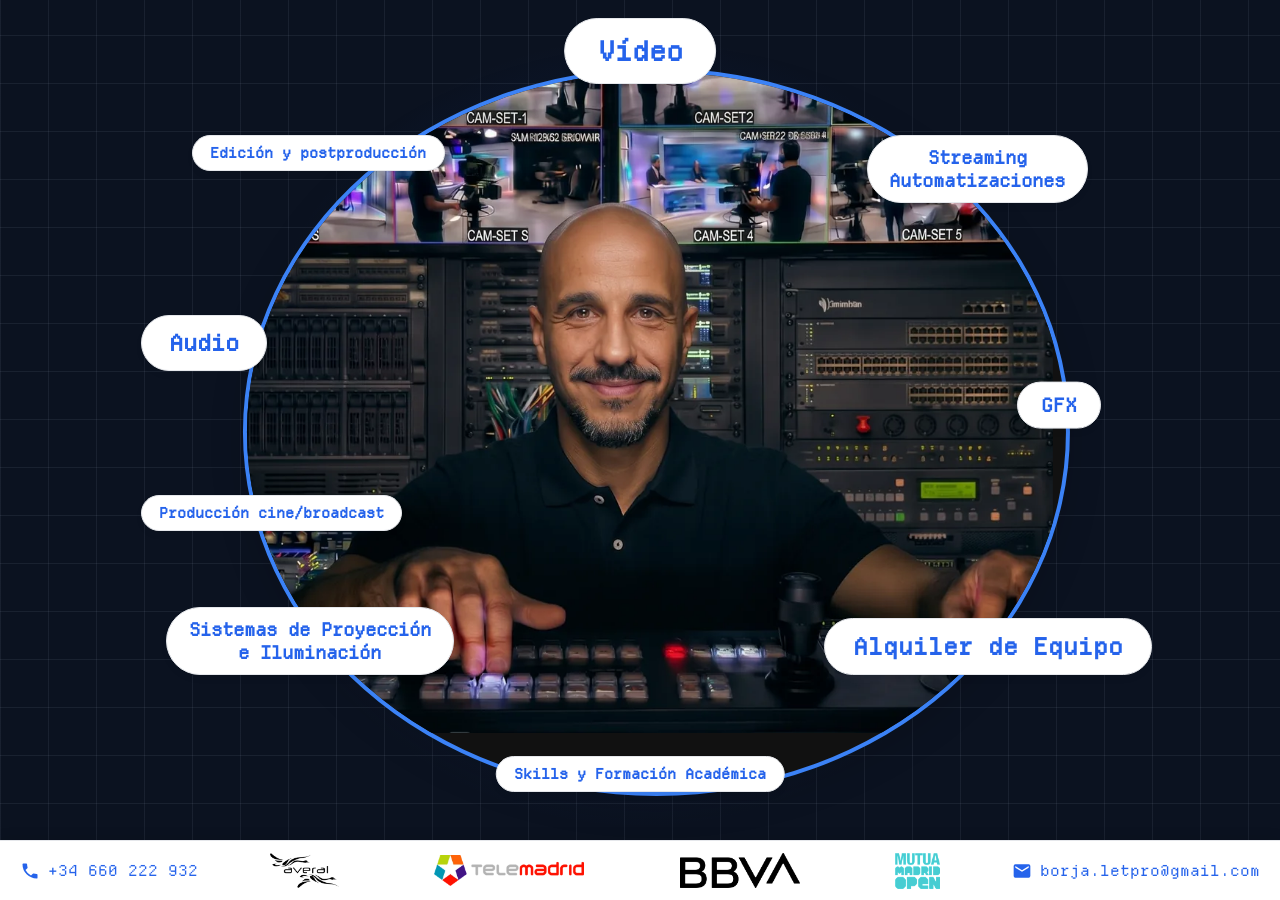
<file: index.html>
<!doctype html>
<html lang="es">
  <head>
    <meta charset="UTF-8" />
    <meta name="viewport" content="width=device-width, initial-scale=1.0" />
    <title>Borja Bonilla</title>
    <link rel="icon" href="gaveta/favicon.png" type="image/png" />
    
    <!-- Enlazamos tu archivo CSS externo que tienes a salvo -->
    <link rel="stylesheet" href="style.css" />
    
  </head>
  <body class="portada">
    <div class="pantalla-completa">
      <!-- FOTO CENTRAL -->
      <div class="foto-borja">
        <img src="gaveta/borjavideo.webp" alt="Borja Control" />
      </div>

      <!-- HIPERVÍNCULOS (Menú) -->
      <!-- Enlace activo a tu página de vídeo -->
      <a href="video.html" class="enlace-categoria pos-video">Vídeo</a>
      <a href="streaming.html" class="enlace-categoria pos-streaming">Streaming <br/> Automatizaciones</a>
      <a href="gfx.html" class="enlace-categoria pos-gfx">GFX</a>
      <a href="alquiler/index.html" class="enlace-categoria pos-alquiler">Alquiler de Equipo</a>
      <a href="formacion.html" class="enlace-categoria pos-formacion">Skills y Formación Académica</a>
      <a href="proyeccion.html" class="enlace-categoria pos-proyeccion">Sistemas de Proyección<br/>e Iluminación</a>
      <a href="produccion.html" class="enlace-categoria pos-produccion">Producción cine/broadcast</a>
      <a href="audio.html" class="enlace-categoria pos-audio">Audio</a>
      <a href="edicion.html" class="enlace-categoria pos-edicion">Edición y postproducción</a>


    </div>
    <script src="banner-clientes.js"></script>
  </body>
</html>
</file>
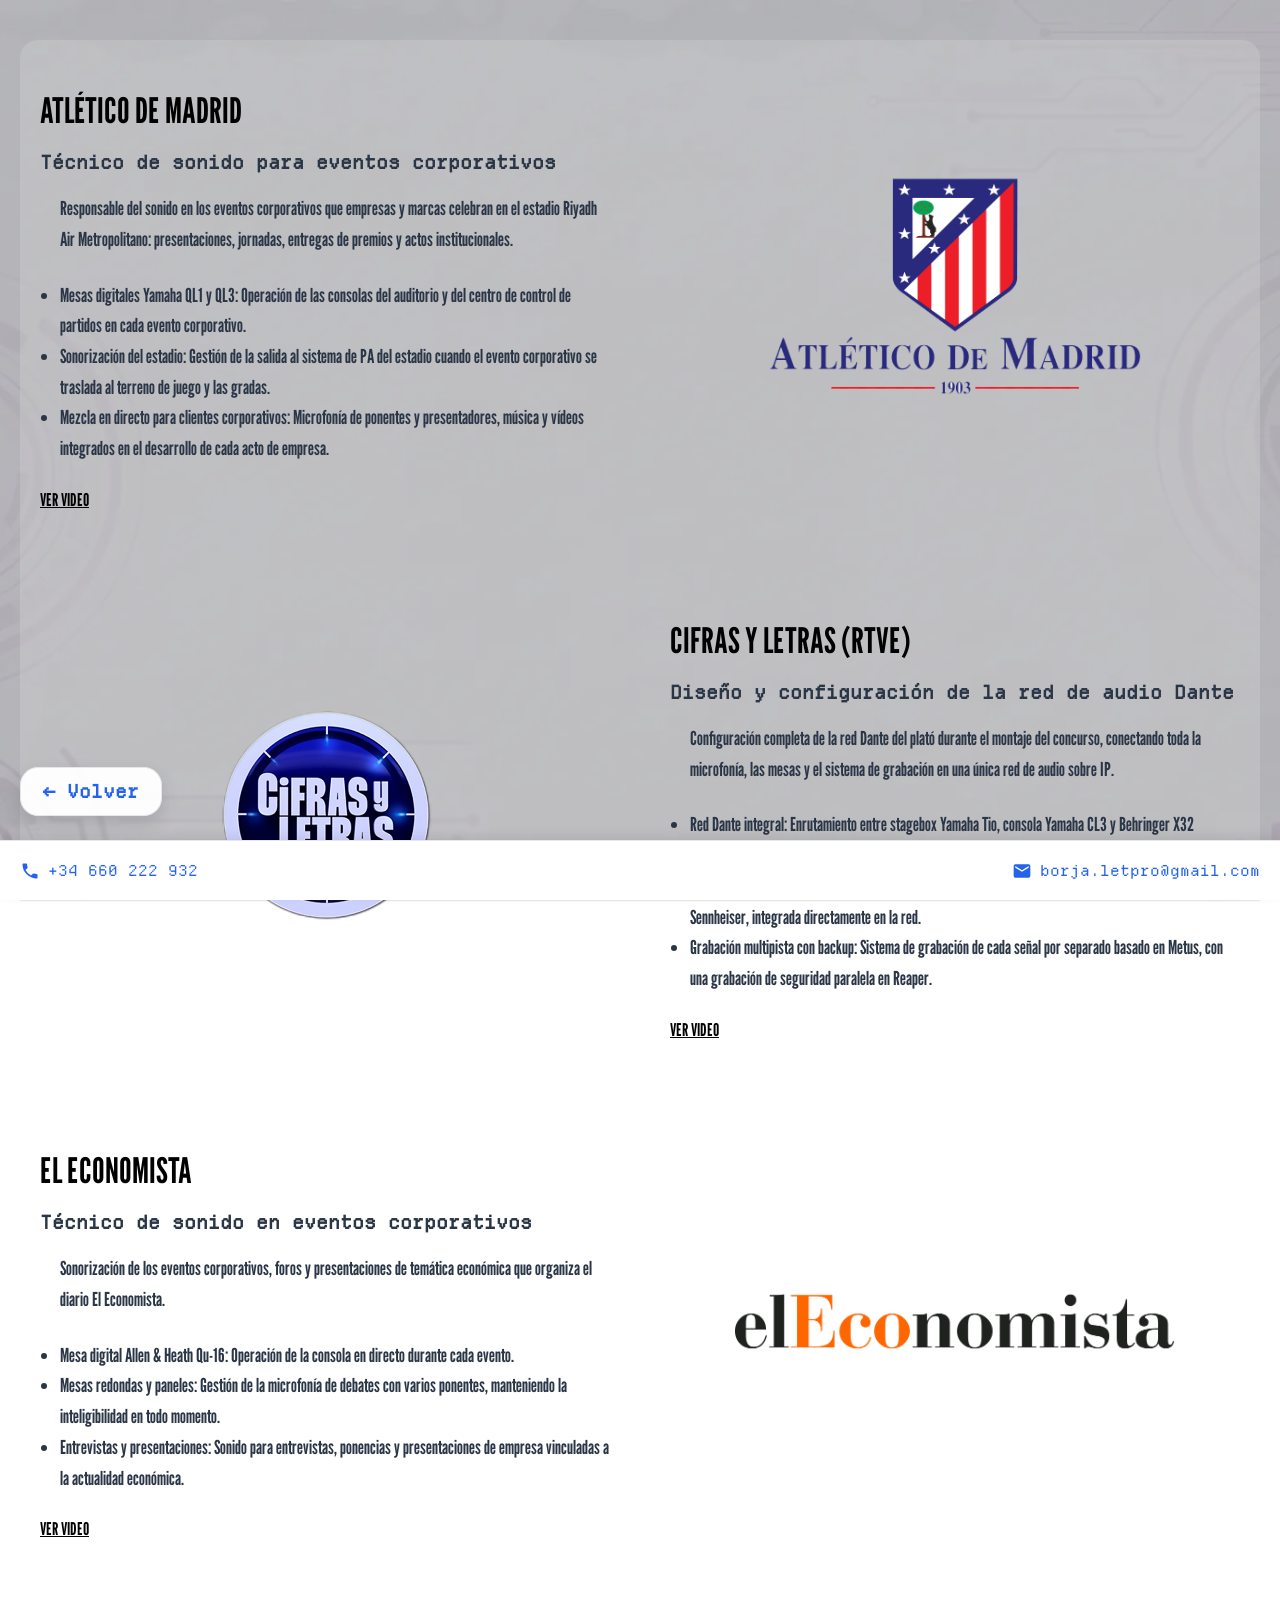
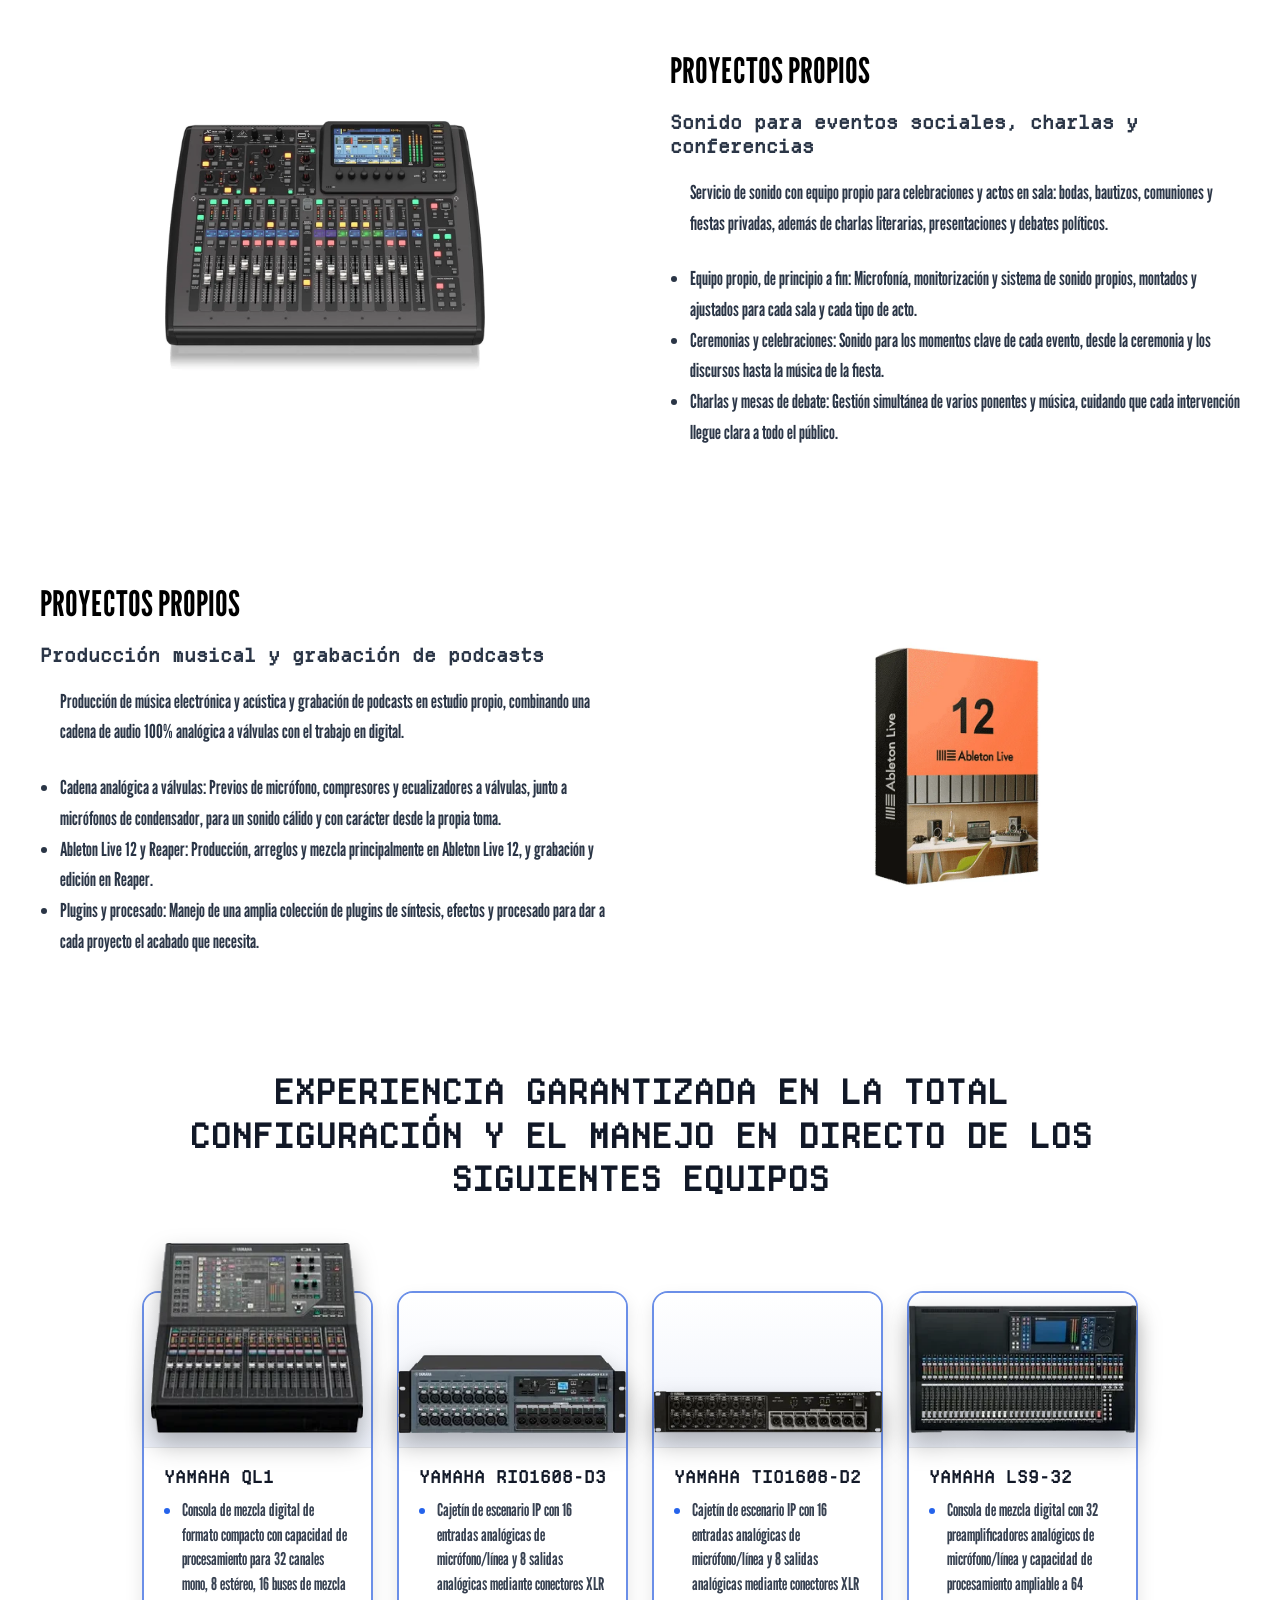
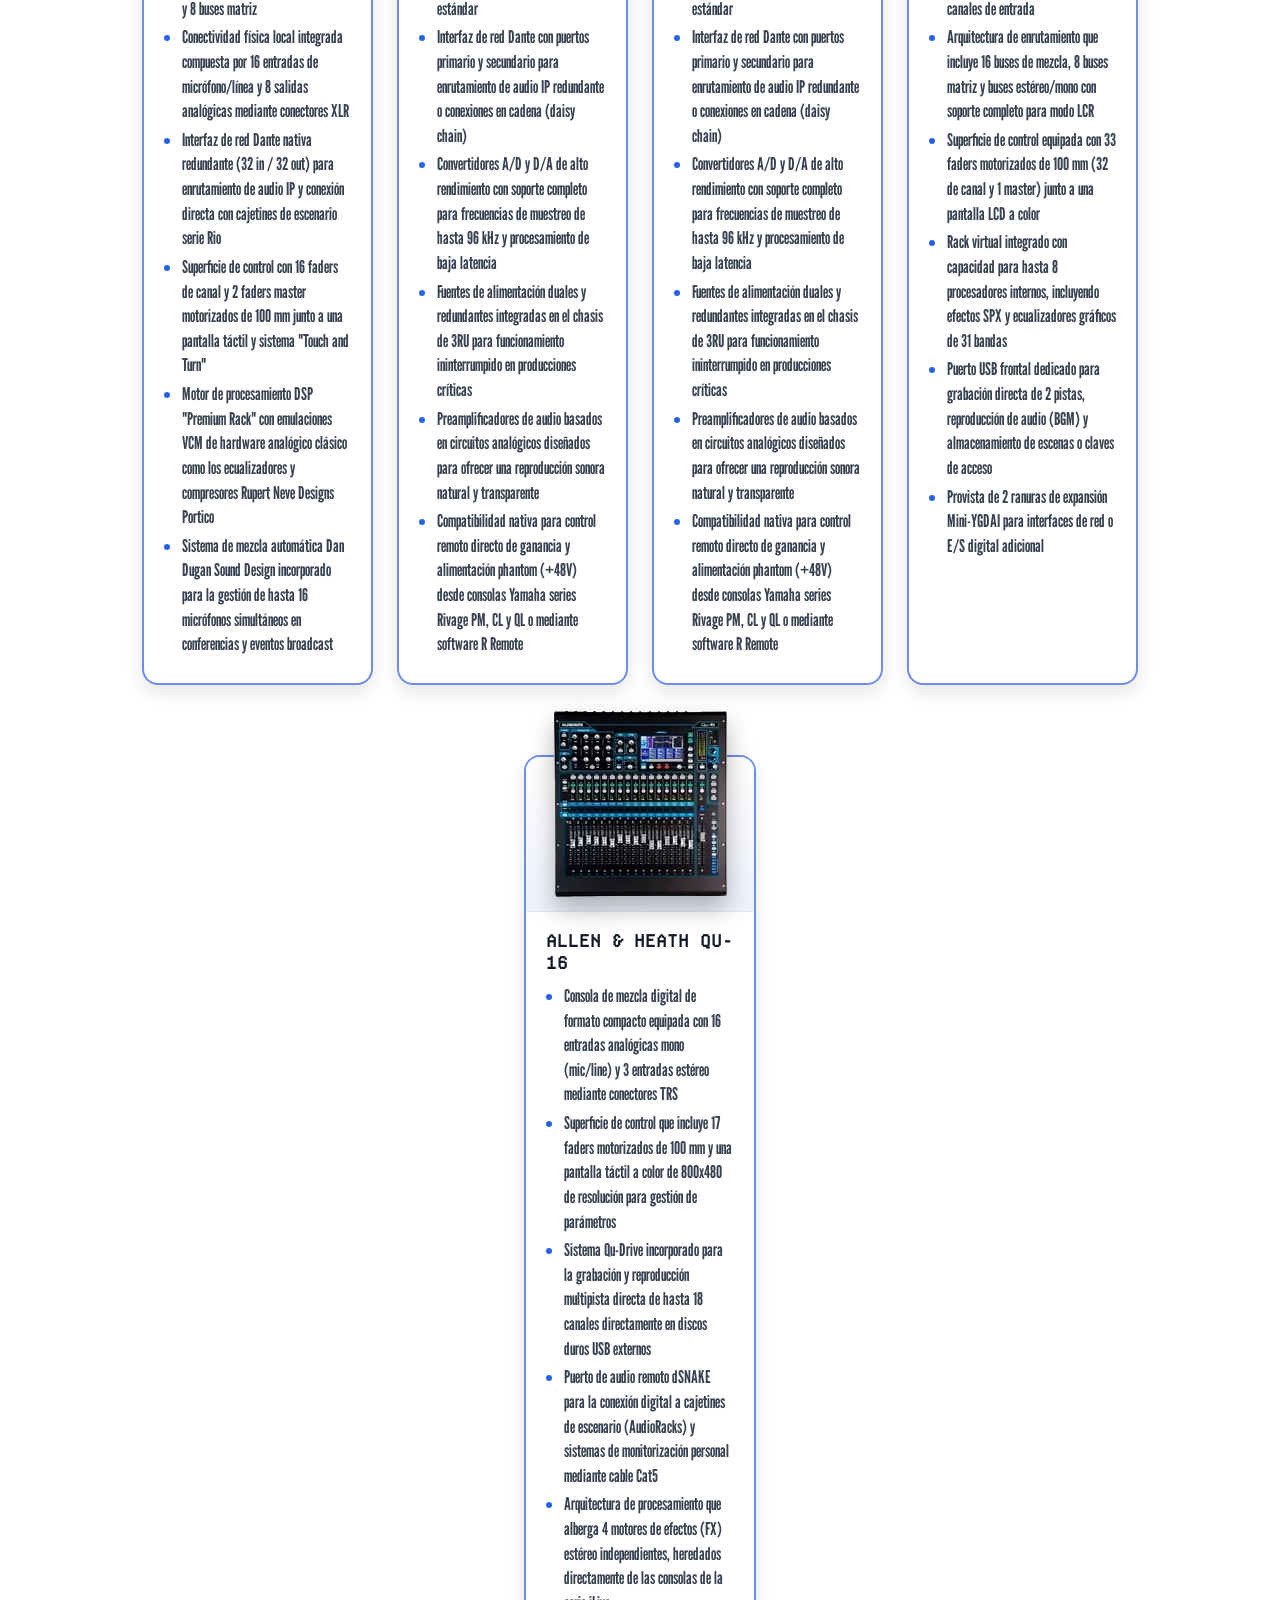
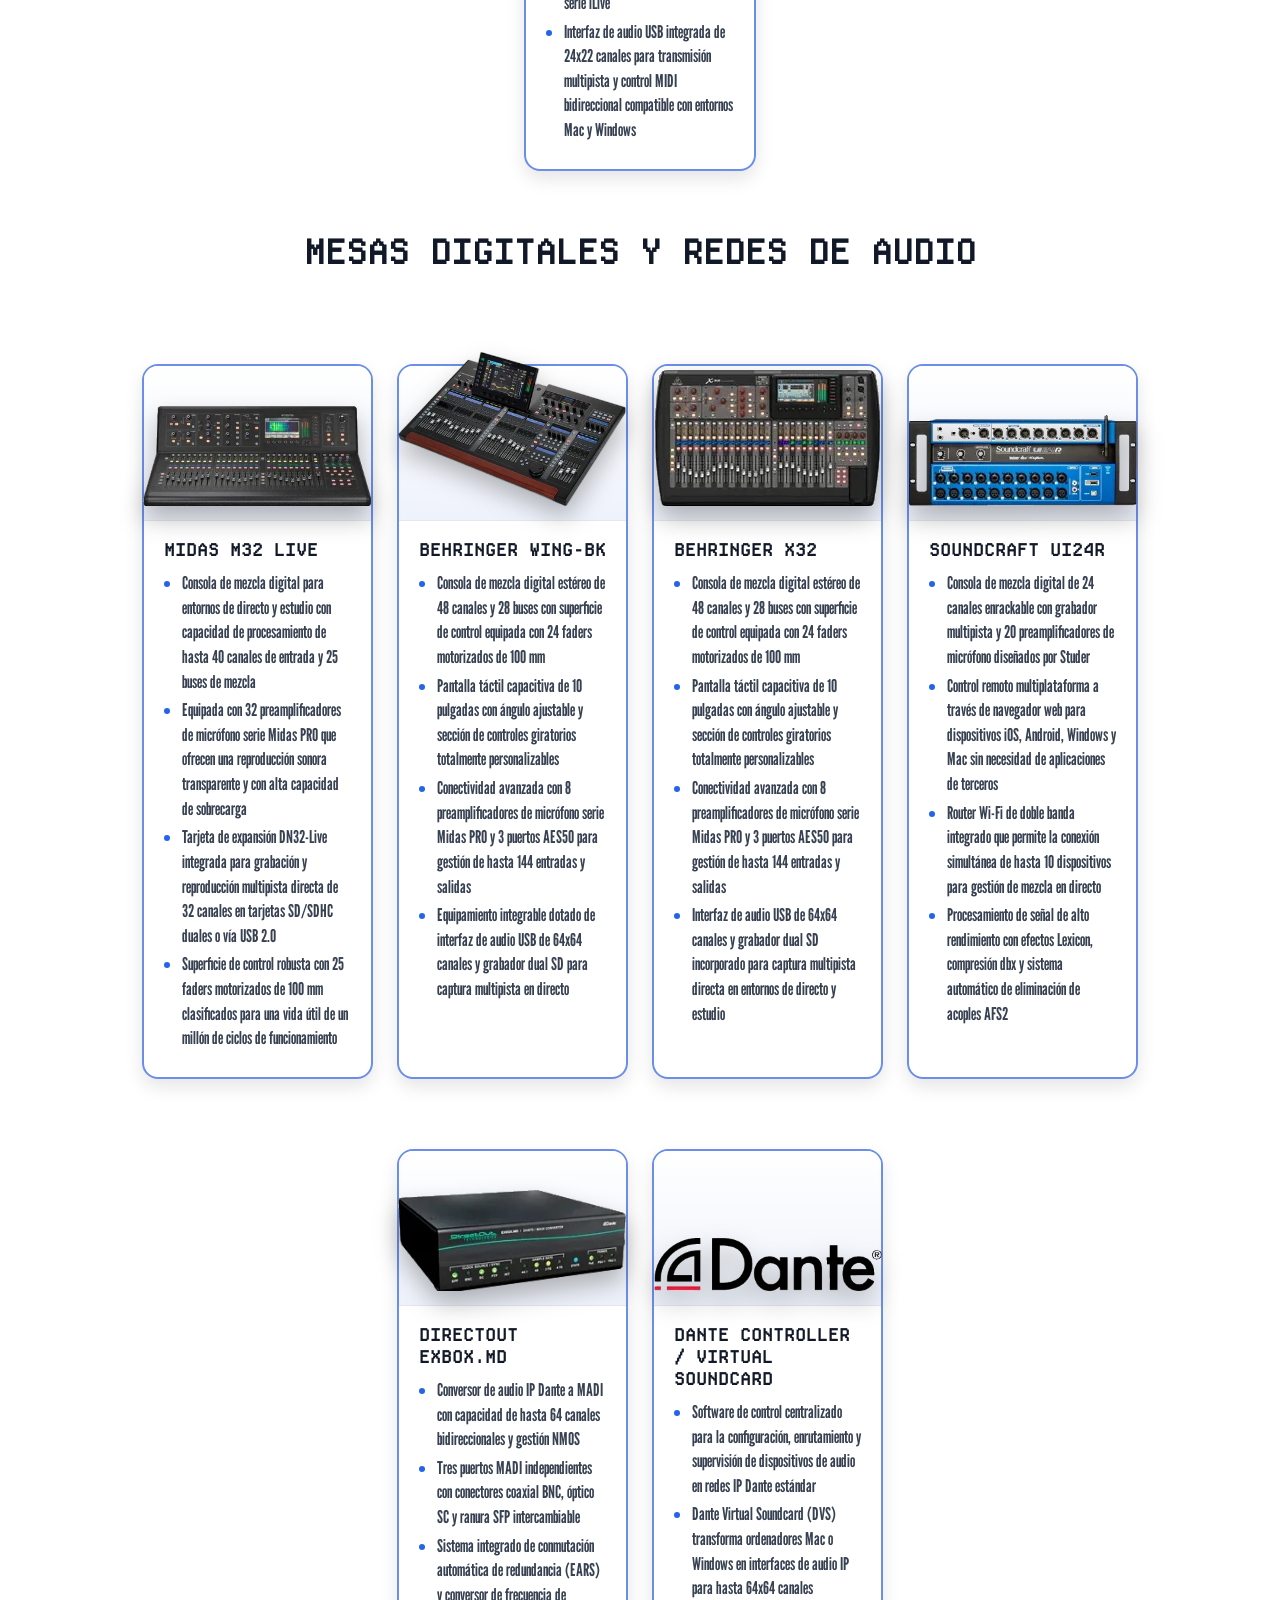
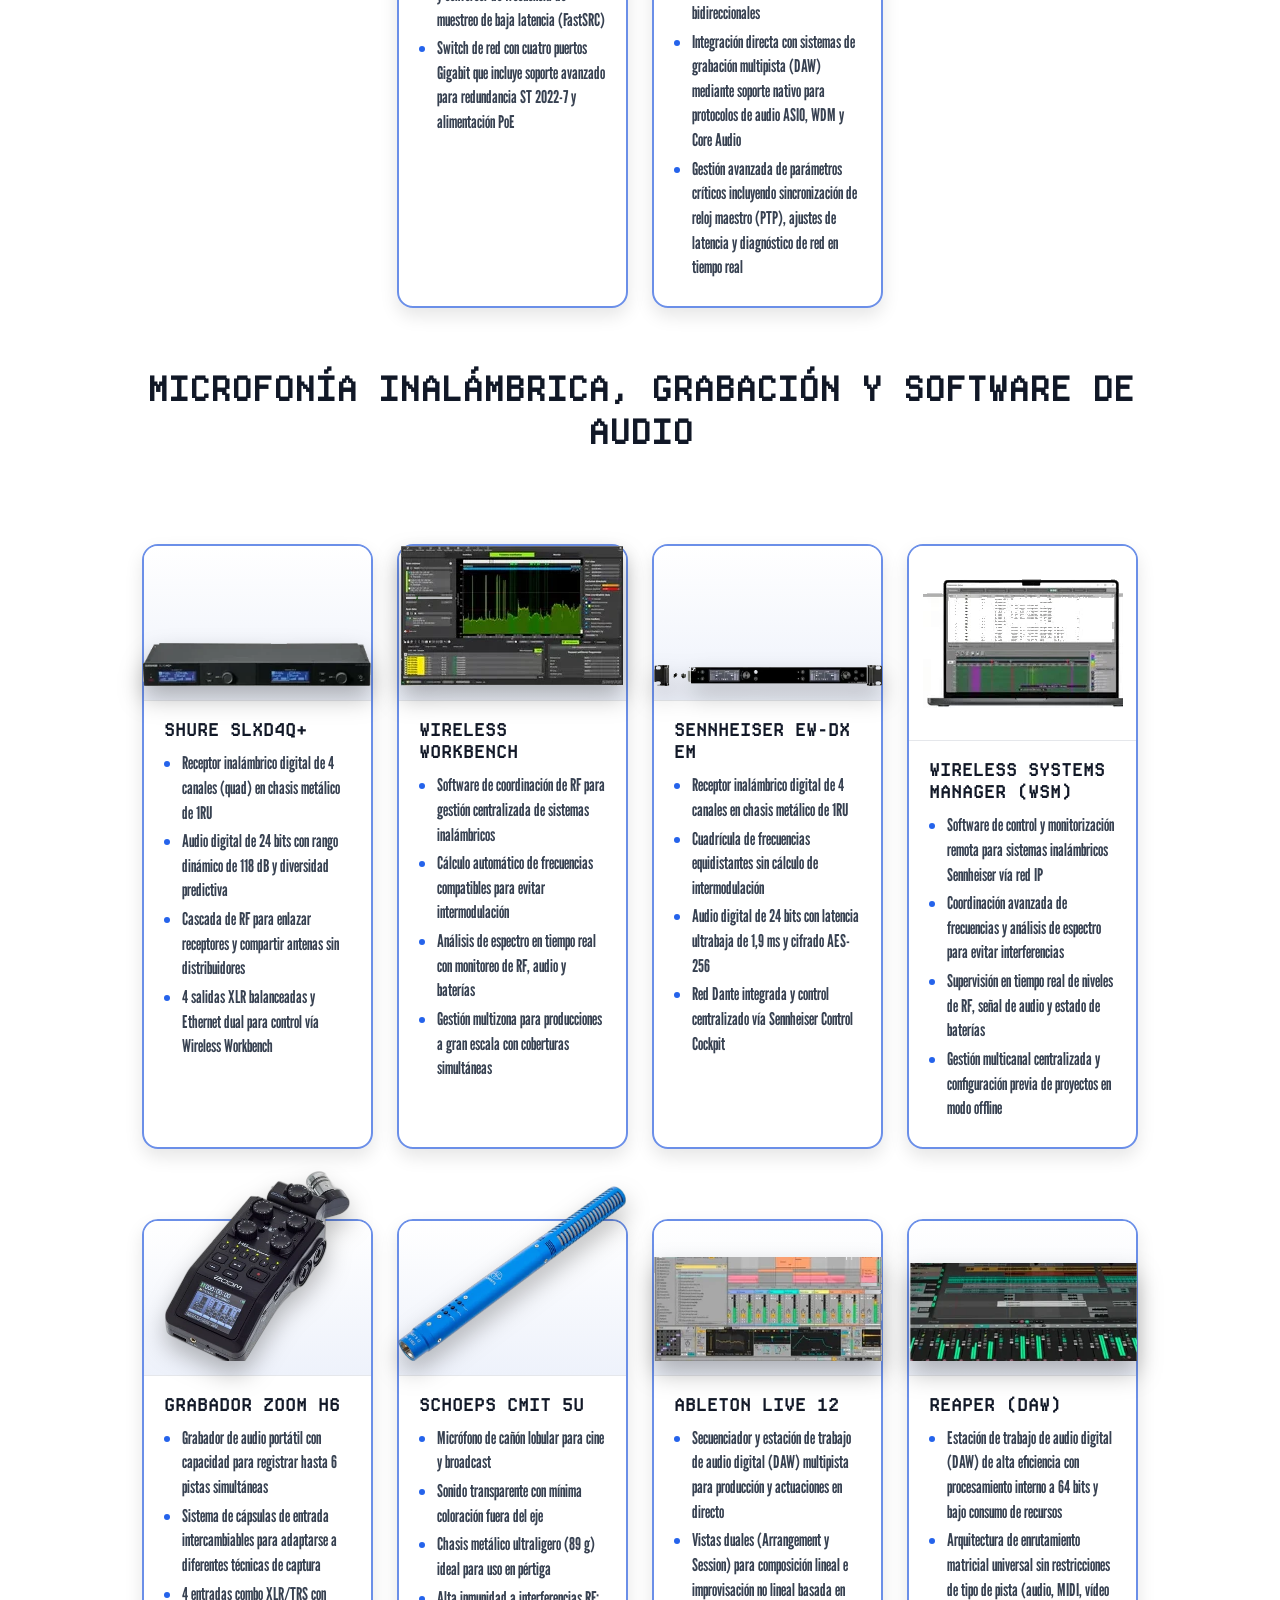
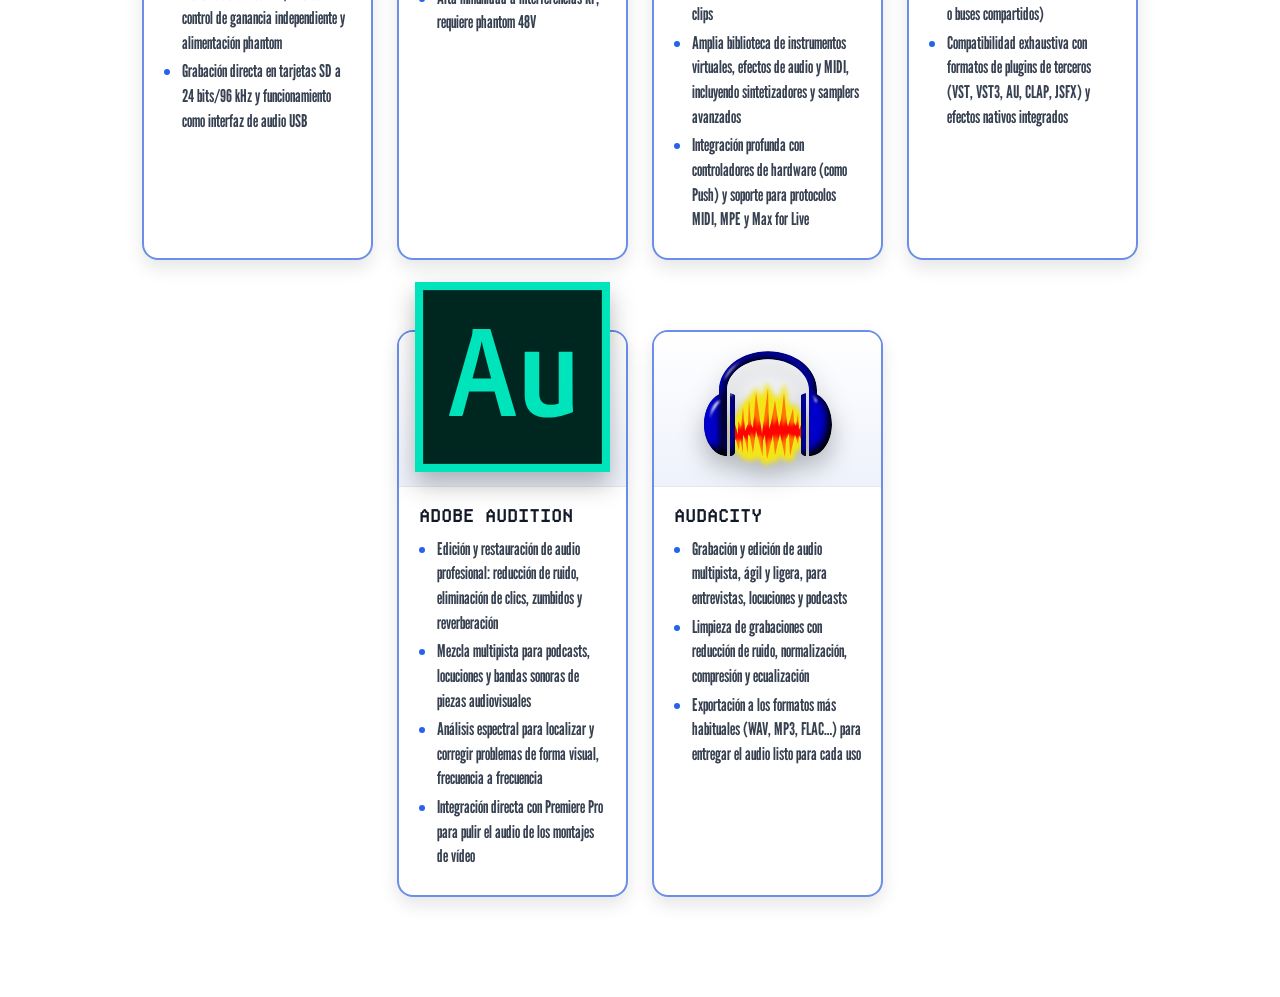
<file: audio.html>
<!doctype html>
<html lang="es">
  <head>
    <meta charset="UTF-8" />
    <meta name="viewport" content="width=device-width, initial-scale=1.0" />
    <title>Audio - Borja Bonilla</title>
    <link rel="icon" href="gaveta/favicon.png" type="image/png" />
    <link rel="stylesheet" href="style.css" />
    <style>
      @import url("https://fonts.googleapis.com/css2?family=League+Gothic&display=swap");

      @font-face {
        font-family: "DepartureMono";
        src:
          url("DepartureMono-1.500/DepartureMono-Regular.woff2") format("woff2"),
          url("DepartureMono-1.500/DepartureMono-Regular.woff") format("woff");
        font-weight: normal;
        font-style: normal;
      }

      body {
        overflow: auto;
        padding-bottom: 60px;
        margin: 0;
        background:
          linear-gradient(rgba(17, 24, 39, 0.25), rgba(17, 24, 39, 0.25)),
          url("gaveta/fondo-general.webp") center center / cover no-repeat fixed;
        background-attachment: fixed;
      }
      /* ----- ESTILOS DE TEST.HTML ----- */
      .seccion-clientes {
        display: flex;
        flex-direction: column;
        gap: 80px;
        max-width: 1200px;
        margin: 40px auto 0;
        padding: 20px;
        background: rgba(255, 255, 255, 0.15);
        backdrop-filter: blur(1px);
        border-radius: 18px;
      }

      .cliente-fila {
        display: flex;
        align-items: center;
        justify-content: space-between;
        gap: 60px;
      }

      .cliente-fila:nth-child(even) {
        flex-direction: row-reverse;
      }

      .cliente-contenido,
      .cliente-logo {
        flex: 1;
        display: flex;
        flex-direction: column;
        justify-content: center;
        min-height: 300px;
      }

      .cliente-logo {
        align-items: center;
      }

      .cliente-logo img {
        max-width: 100%;
        max-height: 250px;
        object-fit: contain;
        border: none;
        background: transparent;
      }

      /* El logo de El Economista trae mucho margen vacío: lo agrandamos */
      .cliente-logo.logo-eleconomista img {
        width: 100%;
        max-width: 600px;
        max-height: 420px;
      }

      .cliente-nombre {
        font-family: "League Gothic", "Arial Narrow", sans-serif;
        font-size: 2.2rem;
        text-transform: uppercase;
        margin-bottom: 15px;
        color: #000;
      }

      .cliente-descripcion {
        font-family: "League Gothic", "Arial Narrow", sans-serif;
        font-size: 1.2rem;
        line-height: 1.6;
        margin-bottom: 25px;
        padding-left: 20px;
      }

      .enlace-video {
        font-family: "League Gothic", "Arial Narrow", sans-serif;
        color: #000;
        text-decoration: underline;
        cursor: pointer;
        font-size: 1.1rem;
        font-weight: bold;
        display: inline-block;
      }

      .cliente-video-box {
        display: none;
        flex-direction: column;
        width: 100%;
      }

      .cliente-video-box iframe {
        width: 100%;
        height: 315px;
        border: none;
        margin-bottom: 15px;
      }

      .contenedor-galeria {
        width: 100%;
        max-width: 100%;
        margin: 0;
        padding: 0;
      }
      .boton-volver {
        position: fixed;
        bottom: 84px;
        left: 20px;
        z-index: 30;
        display: inline-block;
        padding: 12px 22px;
        background-color: rgba(255, 255, 255, 0.96);
        color: #2563eb;
        text-decoration: none;
        font-family: "DepartureMono", monospace;
        font-weight: 700;
        font-size: 1.15rem;
        border: 1px solid #e5e7eb;
        border-radius: 18px;
        box-shadow: 0 8px 18px rgba(0, 0, 0, 0.12);
        transition: all 0.3s ease;
      }
      .boton-volver:hover {
        background-color: #ffffff;
        color: #1d4ed8;
        transform: translateY(-2px);
        box-shadow: 0 10px 22px rgba(0, 0, 0, 0.16);
      }
      .titulo-seccion {
        display: none;
      }
      .banner-logos {
        position: fixed;
        bottom: 0;
        width: 100%;
        z-index: 20;
      }
      .pantalla-foto {
        height: 100vh;
        width: 100%;
        display: flex;
        flex-direction: column;
        justify-content: center;
        align-items: center;
        margin-bottom: 0;
        padding-bottom: 0;
        background-color: #f3f4f6;
        border-bottom: 1px solid #d1d5db;
        position: relative;
      }
      .pantalla-foto h2 {
        color: #1f2937;
        margin-bottom: 20px;
        font-size: 1.8rem;
      }
      .pantalla-foto img {
        width: 100%;
        height: 100%;
        object-fit: contain;
        border-radius: 0;
        box-shadow: none;
      }
      @media (max-width: 768px) {
        .cliente-fila,
        .cliente-fila:nth-child(even) {
          flex-direction: column-reverse;
          gap: 30px;
        }
        .cliente-logo,
        .cliente-contenido {
          width: 100%;
          min-height: auto;
        }
        body {
          padding-bottom: 80px;
        }
        .boton-volver {
          bottom: 88px;
          left: 12px;
          padding: 10px 18px;
          font-size: 0.95rem;
          border-radius: 14px;
        }
        .pantalla-foto {
          height: 100vh;
        }
      }
    </style>
  </head>
  <body>
    <div class="contenedor-galeria">
      <a href="index.html" class="boton-volver">← Volver</a>

      <div class="seccion-clientes">
        <div class="cliente-fila">
          <div class="cliente-contenido">
            <div id="texto-cliente-1">
              <h2 class="cliente-nombre">ATLÉTICO DE MADRID</h2>
              <h3>Técnico de sonido para eventos corporativos</h3>
              <p class="cliente-descripcion">
                Responsable del sonido en los eventos corporativos que empresas y marcas celebran en el estadio Riyadh Air Metropolitano: presentaciones, jornadas, entregas de premios y actos institucionales.
              </p>
              <ul class="cliente-descripcion">
                <li>
                  <strong>Mesas digitales Yamaha QL1 y QL3:</strong>
                  Operación de las consolas del auditorio y del centro de
                  control de partidos en cada evento corporativo.
                </li>
                <li>
                  <strong>Sonorización del estadio:</strong>
                  Gestión de la salida al sistema de PA del estadio cuando el
                  evento corporativo se traslada al terreno de juego y las gradas.
                </li>
                <li>
                  <strong>Mezcla en directo para clientes corporativos:</strong>
                  Microfonía de ponentes y presentadores, música y vídeos
                  integrados en el desarrollo de cada acto de empresa.
                </li>
              </ul>
              <a class="enlace-video" onclick="alternarBloque('1', true)">
                VER VIDEO
              </a>
            </div>

            <div id="video-cliente-1" class="cliente-video-box">
              <iframe
                src="https://www.youtube.com/embed/naoOtvZ79Z8"
                title="Atlético de Madrid - Presentación en el auditorio del Metropolitano"
                allowfullscreen
              ></iframe>
              <a class="enlace-video" onclick="alternarBloque('1', false)"
                >← Volver a la descripción</a
              >
            </div>
          </div>

          <div class="cliente-logo">
            <img src="gaveta/atm.webp" alt="Logo Atlético de Madrid" />
          </div>
        </div>

        <div class="cliente-fila">
          <div class="cliente-contenido">
            <div id="texto-cliente-2">
              <h2 class="cliente-nombre">CIFRAS Y LETRAS (RTVE)</h2>
              <h3>Diseño y configuración de la red de audio Dante</h3>
              <p class="cliente-descripcion">
                Configuración completa de la red Dante del plató durante el montaje del concurso, conectando toda la microfonía, las mesas y el sistema de grabación en una única red de audio sobre IP.
              </p>
              <ul class="cliente-descripcion">
                <li>
                  <strong>Red Dante integral:</strong>
                  Enrutamiento entre stagebox Yamaha Tio, consola Yamaha CL3 y
                  Behringer X32 Compact, dejando cada señal disponible donde se
                  necesitaba.
                </li>
                <li>
                  <strong>Microfonía inalámbrica Sennheiser y Shure:</strong>
                  Montaje de los sistemas inalámbricos y de la recepción Dante de
                  Sennheiser, integrada directamente en la red.
                </li>
                <li>
                  <strong>Grabación multipista con backup:</strong>
                  Sistema de grabación de cada señal por separado basado en
                  Metus, con una grabación de seguridad paralela en Reaper.
                </li>
              </ul>
              <a class="enlace-video" onclick="alternarBloque('2', true)">
                VER VIDEO
              </a>
            </div>

            <div id="video-cliente-2" class="cliente-video-box">
              <iframe
                src="https://www.youtube.com/embed/Qtwpe2JXi8c"
                title="Cifras y Letras - RTVE Play"
                allowfullscreen
              ></iframe>
              <a class="enlace-video" onclick="alternarBloque('2', false)"
                >← Volver a la descripción</a
              >
            </div>
          </div>

          <div class="cliente-logo">
            <img loading="lazy" src="gaveta/cifrayletras.webp" alt="Logo Cifras y Letras" />
          </div>
        </div>

        <div class="cliente-fila">
          <div class="cliente-contenido">
            <div id="texto-cliente-3">
              <h2 class="cliente-nombre">EL ECONOMISTA</h2>
              <h3>Técnico de sonido en eventos corporativos</h3>
              <p class="cliente-descripcion">
                Sonorización de los eventos corporativos, foros y presentaciones de temática económica que organiza el diario El Economista.
              </p>
              <ul class="cliente-descripcion">
                <li>
                  <strong>Mesa digital Allen &amp; Heath Qu-16:</strong>
                  Operación de la consola en directo durante cada evento.
                </li>
                <li>
                  <strong>Mesas redondas y paneles:</strong>
                  Gestión de la microfonía de debates con varios ponentes,
                  manteniendo la inteligibilidad en todo momento.
                </li>
                <li>
                  <strong>Entrevistas y presentaciones:</strong>
                  Sonido para entrevistas, ponencias y presentaciones de empresa
                  vinculadas a la actualidad económica.
                </li>
              </ul>
              <a class="enlace-video" onclick="alternarBloque('3', true)">
                VER VIDEO
              </a>
            </div>

            <div id="video-cliente-3" class="cliente-video-box">
              <a href="https://www.dailymotion.com/video/xaa9ijk" target="_blank" rel="noopener noreferrer" title="Ver mesa redonda de El Economista en Dailymotion">
                <img loading="lazy"
                  src="gaveta/eco-mesa.webp"
                  alt="Mesa redonda de El Economista sobre el sistema ferroviario español"
                  style="width: 100%; height: 315px; object-fit: cover; border: none; margin-bottom: 15px; display: block; cursor: pointer;"
                />
              </a>
              <a class="enlace-video" onclick="alternarBloque('3', false)"
                >← Volver a la descripción</a
              >
            </div>
          </div>

          <div class="cliente-logo logo-eleconomista">
            <img loading="lazy" src="gaveta/economista.webp" alt="Logo El Economista" />
          </div>
        </div>

        <div class="cliente-fila">
          <div class="cliente-contenido">
            <div id="texto-cliente-4">
              <h2 class="cliente-nombre">PROYECTOS PROPIOS</h2>
              <h3>Sonido para eventos sociales, charlas y conferencias</h3>
              <p class="cliente-descripcion">
                Servicio de sonido con equipo propio para celebraciones y actos en sala: bodas, bautizos, comuniones y fiestas privadas, además de charlas literarias, presentaciones y debates políticos.
              </p>
              <ul class="cliente-descripcion">
                <li>
                  <strong>Equipo propio, de principio a fin:</strong>
                  Microfonía, monitorización y sistema de sonido propios, montados
                  y ajustados para cada sala y cada tipo de acto.
                </li>
                <li>
                  <strong>Ceremonias y celebraciones:</strong>
                  Sonido para los momentos clave de cada evento, desde la
                  ceremonia y los discursos hasta la música de la fiesta.
                </li>
                <li>
                  <strong>Charlas y mesas de debate:</strong>
                  Gestión simultánea de varios ponentes y música, cuidando que
                  cada intervención llegue clara a todo el público.
                </li>
              </ul>
            </div>
          </div>

          <div class="cliente-logo">
            <img loading="lazy" src="gaveta/equipo-propio.webp" alt="Mesa de mezclas digital Behringer X32 Compact de equipo propio" />
          </div>
        </div>

        <!-- Proyectos propios: producción musical -->
        <div class="cliente-fila">
          <div class="cliente-contenido">
            <div id="texto-cliente-5">
              <h2 class="cliente-nombre">PROYECTOS PROPIOS</h2>
              <h3>Producción musical y grabación de podcasts</h3>
              <p class="cliente-descripcion">
                Producción de música electrónica y acústica y grabación de podcasts en estudio propio, combinando una cadena de audio 100% analógica a válvulas con el trabajo en digital.
              </p>
              <ul class="cliente-descripcion">
                <li>
                  <strong>Cadena analógica a válvulas:</strong>
                  Previos de micrófono, compresores y ecualizadores a válvulas,
                  junto a micrófonos de condensador, para un sonido cálido y
                  con carácter desde la propia toma.
                </li>
                <li>
                  <strong>Ableton Live 12 y Reaper:</strong>
                  Producción, arreglos y mezcla principalmente en Ableton Live 12,
                  y grabación y edición en Reaper.
                </li>
                <li>
                  <strong>Plugins y procesado:</strong>
                  Manejo de una amplia colección de plugins de síntesis, efectos y
                  procesado para dar a cada proyecto el acabado que necesita.
                </li>
              </ul>
            </div>
          </div>

          <div class="cliente-logo">
            <img loading="lazy" src="gaveta/produccion-musical.webp" alt="Ableton Live 12, software de producción musical" />
          </div>
        </div>
      </div>

      <!-- ================= EQUIPOS (antes infografías 01audio-03audio.webp) ================= -->

      <!-- BLOQUE 1: MESAS YAMAHA Y ALLEN & HEATH, STAGEBOX DANTE -->
      <section class="seccion-equipos">
        <h2>Experiencia garantizada en la total configuración y el manejo en directo de los siguientes equipos</h2>
        <div class="rejilla-equipos">
          <article class="tarjeta-equipo">
            <div class="foto"><img loading="lazy" src="gaveta/equipos/yamaha-ql1.webp" alt="Yamaha QL1" /></div>
            <div class="info">
              <h3>Yamaha QL1</h3>
              <ul>
                <li>Consola de mezcla digital de formato compacto con capacidad de procesamiento para 32 canales mono, 8 estéreo, 16 buses de mezcla y 8 buses matriz</li>
                <li>Conectividad física local integrada compuesta por 16 entradas de micrófono/línea y 8 salidas analógicas mediante conectores XLR</li>
                <li>Interfaz de red Dante nativa redundante (32 in / 32 out) para enrutamiento de audio IP y conexión directa con cajetines de escenario serie Rio</li>
                <li>Superficie de control con 16 faders de canal y 2 faders master motorizados de 100 mm junto a una pantalla táctil y sistema "Touch and Turn"</li>
                <li>Motor de procesamiento DSP "Premium Rack" con emulaciones VCM de hardware analógico clásico como los ecualizadores y compresores Rupert Neve Designs Portico</li>
                <li>Sistema de mezcla automática Dan Dugan Sound Design incorporado para la gestión de hasta 16 micrófonos simultáneos en conferencias y eventos broadcast</li>
              </ul>
            </div>
          </article>
          <article class="tarjeta-equipo">
            <div class="foto"><img loading="lazy" src="gaveta/equipos/yamaha-rio1608.webp" alt="Yamaha Rio1608-D3" /></div>
            <div class="info">
              <h3>Yamaha Rio1608-D3</h3>
              <ul>
                <li>Cajetín de escenario IP con 16 entradas analógicas de micrófono/línea y 8 salidas analógicas mediante conectores XLR estándar</li>
                <li>Interfaz de red Dante con puertos primario y secundario para enrutamiento de audio IP redundante o conexiones en cadena (daisy chain)</li>
                <li>Convertidores A/D y D/A de alto rendimiento con soporte completo para frecuencias de muestreo de hasta 96 kHz y procesamiento de baja latencia</li>
                <li>Fuentes de alimentación duales y redundantes integradas en el chasis de 3RU para funcionamiento ininterrumpido en producciones críticas</li>
                <li>Preamplificadores de audio basados en circuitos analógicos diseñados para ofrecer una reproducción sonora natural y transparente</li>
                <li>Compatibilidad nativa para control remoto directo de ganancia y alimentación phantom (+48V) desde consolas Yamaha series Rivage PM, CL y QL o mediante software R Remote</li>
              </ul>
            </div>
          </article>
          <article class="tarjeta-equipo">
            <div class="foto"><img loading="lazy" src="gaveta/equipos/yamaha-tio1608.webp" alt="Yamaha Tio1608-D2" /></div>
            <div class="info">
              <h3>Yamaha Tio1608-D2</h3>
              <ul>
                <li>Cajetín de escenario IP con 16 entradas analógicas de micrófono/línea y 8 salidas analógicas mediante conectores XLR estándar</li>
                <li>Interfaz de red Dante con puertos primario y secundario para enrutamiento de audio IP redundante o conexiones en cadena (daisy chain)</li>
                <li>Convertidores A/D y D/A de alto rendimiento con soporte completo para frecuencias de muestreo de hasta 96 kHz y procesamiento de baja latencia</li>
                <li>Fuentes de alimentación duales y redundantes integradas en el chasis de 3RU para funcionamiento ininterrumpido en producciones críticas</li>
                <li>Preamplificadores de audio basados en circuitos analógicos diseñados para ofrecer una reproducción sonora natural y transparente</li>
                <li>Compatibilidad nativa para control remoto directo de ganancia y alimentación phantom (+48V) desde consolas Yamaha series Rivage PM, CL y QL o mediante software R Remote</li>
              </ul>
            </div>
          </article>
          <article class="tarjeta-equipo">
            <div class="foto"><img loading="lazy" src="gaveta/equipos/yamaha-ls9.webp" alt="Yamaha LS9-32" /></div>
            <div class="info">
              <h3>Yamaha LS9-32</h3>
              <ul>
                <li>Consola de mezcla digital con 32 preamplificadores analógicos de micrófono/línea y capacidad de procesamiento ampliable a 64 canales de entrada</li>
                <li>Arquitectura de enrutamiento que incluye 16 buses de mezcla, 8 buses matriz y buses estéreo/mono con soporte completo para modo LCR</li>
                <li>Superficie de control equipada con 33 faders motorizados de 100 mm (32 de canal y 1 master) junto a una pantalla LCD a color</li>
                <li>Rack virtual integrado con capacidad para hasta 8 procesadores internos, incluyendo efectos SPX y ecualizadores gráficos de 31 bandas</li>
                <li>Puerto USB frontal dedicado para grabación directa de 2 pistas, reproducción de audio (BGM) y almacenamiento de escenas o claves de acceso</li>
                <li>Provista de 2 ranuras de expansión Mini-YGDAI para interfaces de red o E/S digital adicional</li>
              </ul>
            </div>
          </article>
          <article class="tarjeta-equipo">
            <div class="foto"><img loading="lazy" src="gaveta/equipos/allen-heath-qu16.webp" alt="Allen &amp; Heath Qu-16" /></div>
            <div class="info">
              <h3>Allen &amp; Heath Qu-16</h3>
              <ul>
                <li>Consola de mezcla digital de formato compacto equipada con 16 entradas analógicas mono (mic/line) y 3 entradas estéreo mediante conectores TRS</li>
                <li>Superficie de control que incluye 17 faders motorizados de 100 mm y una pantalla táctil a color de 800x480 de resolución para gestión de parámetros</li>
                <li>Sistema Qu-Drive incorporado para la grabación y reproducción multipista directa de hasta 18 canales directamente en discos duros USB externos</li>
                <li>Puerto de audio remoto dSNAKE para la conexión digital a cajetines de escenario (AudioRacks) y sistemas de monitorización personal mediante cable Cat5</li>
                <li>Arquitectura de procesamiento que alberga 4 motores de efectos (FX) estéreo independientes, heredados directamente de las consolas de la serie iLive</li>
                <li>Interfaz de audio USB integrada de 24x22 canales para transmisión multipista y control MIDI bidireccional compatible con entornos Mac y Windows</li>
              </ul>
            </div>
          </article>
        </div>
      </section>

      <!-- BLOQUE 2: MESAS DIGITALES Y REDES DE AUDIO -->
      <section class="seccion-equipos">
        <h2>Mesas digitales y redes de audio</h2>
        <div class="rejilla-equipos">
          <article class="tarjeta-equipo">
            <div class="foto"><img loading="lazy" src="gaveta/equipos/midas-m32.webp" alt="Midas M32 Live" /></div>
            <div class="info">
              <h3>Midas M32 Live</h3>
              <ul>
                <li>Consola de mezcla digital para entornos de directo y estudio con capacidad de procesamiento de hasta 40 canales de entrada y 25 buses de mezcla</li>
                <li>Equipada con 32 preamplificadores de micrófono serie Midas PRO que ofrecen una reproducción sonora transparente y con alta capacidad de sobrecarga</li>
                <li>Tarjeta de expansión DN32-Live integrada para grabación y reproducción multipista directa de 32 canales en tarjetas SD/SDHC duales o vía USB 2.0</li>
                <li>Superficie de control robusta con 25 faders motorizados de 100 mm clasificados para una vida útil de un millón de ciclos de funcionamiento</li>
              </ul>
            </div>
          </article>
          <article class="tarjeta-equipo">
            <div class="foto"><img loading="lazy" src="gaveta/equipos/behringer-wing.webp" alt="Behringer Wing-BK" /></div>
            <div class="info">
              <h3>Behringer Wing-BK</h3>
              <ul>
                <li>Consola de mezcla digital estéreo de 48 canales y 28 buses con superficie de control equipada con 24 faders motorizados de 100 mm</li>
                <li>Pantalla táctil capacitiva de 10 pulgadas con ángulo ajustable y sección de controles giratorios totalmente personalizables</li>
                <li>Conectividad avanzada con 8 preamplificadores de micrófono serie Midas PRO y 3 puertos AES50 para gestión de hasta 144 entradas y salidas</li>
                <li>Equipamiento integrable dotado de interfaz de audio USB de 64x64 canales y grabador dual SD para captura multipista en directo</li>
              </ul>
            </div>
          </article>
          <article class="tarjeta-equipo">
            <div class="foto"><img loading="lazy" src="gaveta/equipos/behringer-x32.webp" alt="Behringer X32" /></div>
            <div class="info">
              <h3>Behringer X32</h3>
              <ul>
                <li>Consola de mezcla digital estéreo de 48 canales y 28 buses con superficie de control equipada con 24 faders motorizados de 100 mm</li>
                <li>Pantalla táctil capacitiva de 10 pulgadas con ángulo ajustable y sección de controles giratorios totalmente personalizables</li>
                <li>Conectividad avanzada con 8 preamplificadores de micrófono serie Midas PRO y 3 puertos AES50 para gestión de hasta 144 entradas y salidas</li>
                <li>Interfaz de audio USB de 64x64 canales y grabador dual SD incorporado para captura multipista directa en entornos de directo y estudio</li>
              </ul>
            </div>
          </article>
          <article class="tarjeta-equipo">
            <div class="foto"><img loading="lazy" src="gaveta/equipos/soundcraft-ui24r.webp" alt="Soundcraft Ui24R" /></div>
            <div class="info">
              <h3>Soundcraft Ui24R</h3>
              <ul>
                <li>Consola de mezcla digital de 24 canales enrackable con grabador multipista y 20 preamplificadores de micrófono diseñados por Studer</li>
                <li>Control remoto multiplataforma a través de navegador web para dispositivos iOS, Android, Windows y Mac sin necesidad de aplicaciones de terceros</li>
                <li>Router Wi-Fi de doble banda integrado que permite la conexión simultánea de hasta 10 dispositivos para gestión de mezcla en directo</li>
                <li>Procesamiento de señal de alto rendimiento con efectos Lexicon, compresión dbx y sistema automático de eliminación de acoples AFS2</li>
              </ul>
            </div>
          </article>
          <article class="tarjeta-equipo">
            <div class="foto"><img loading="lazy" src="gaveta/equipos/directout-exbox.webp" alt="DirectOut EXBOX.MD" /></div>
            <div class="info">
              <h3>DirectOut EXBOX.MD</h3>
              <ul>
                <li>Conversor de audio IP Dante a MADI con capacidad de hasta 64 canales bidireccionales y gestión NMOS</li>
                <li>Tres puertos MADI independientes con conectores coaxial BNC, óptico SC y ranura SFP intercambiable</li>
                <li>Sistema integrado de conmutación automática de redundancia (EARS) y conversor de frecuencia de muestreo de baja latencia (FastSRC)</li>
                <li>Switch de red con cuatro puertos Gigabit que incluye soporte avanzado para redundancia ST 2022-7 y alimentación PoE</li>
              </ul>
            </div>
          </article>
          <article class="tarjeta-equipo">
            <div class="foto"><img loading="lazy" src="gaveta/equipos/dante-controller.webp" alt="Logo de Dante" /></div>
            <div class="info">
              <h3>Dante Controller / Virtual Soundcard</h3>
              <ul>
                <li>Software de control centralizado para la configuración, enrutamiento y supervisión de dispositivos de audio en redes IP Dante estándar</li>
                <li>Dante Virtual Soundcard (DVS) transforma ordenadores Mac o Windows en interfaces de audio IP para hasta 64x64 canales bidireccionales</li>
                <li>Integración directa con sistemas de grabación multipista (DAW) mediante soporte nativo para protocolos de audio ASIO, WDM y Core Audio</li>
                <li>Gestión avanzada de parámetros críticos incluyendo sincronización de reloj maestro (PTP), ajustes de latencia y diagnóstico de red en tiempo real</li>
              </ul>
            </div>
          </article>
        </div>
      </section>

      <!-- BLOQUE 3: MICROFONÍA INALÁMBRICA, GRABACIÓN Y DAW -->
      <section class="seccion-equipos">
        <h2>Microfonía inalámbrica, grabación y software de audio</h2>
        <div class="rejilla-equipos">
          <article class="tarjeta-equipo">
            <div class="foto"><img loading="lazy" src="gaveta/equipos/shure-slxd4q.webp" alt="Shure SLXD4Q+" /></div>
            <div class="info">
              <h3>Shure SLXD4Q+</h3>
              <ul>
                <li>Receptor inalámbrico digital de 4 canales (quad) en chasis metálico de 1RU</li>
                <li>Audio digital de 24 bits con rango dinámico de 118 dB y diversidad predictiva</li>
                <li>Cascada de RF para enlazar receptores y compartir antenas sin distribuidores</li>
                <li>4 salidas XLR balanceadas y Ethernet dual para control vía Wireless Workbench</li>
              </ul>
            </div>
          </article>
          <article class="tarjeta-equipo">
            <div class="foto"><img loading="lazy" src="gaveta/equipos/wireless-workbench.webp" alt="Shure Wireless Workbench" /></div>
            <div class="info">
              <h3>Wireless Workbench</h3>
              <ul>
                <li>Software de coordinación de RF para gestión centralizada de sistemas inalámbricos</li>
                <li>Cálculo automático de frecuencias compatibles para evitar intermodulación</li>
                <li>Análisis de espectro en tiempo real con monitoreo de RF, audio y baterías</li>
                <li>Gestión multizona para producciones a gran escala con coberturas simultáneas</li>
              </ul>
            </div>
          </article>
          <article class="tarjeta-equipo">
            <div class="foto"><img loading="lazy" src="gaveta/equipos/sennheiser-ewdx.webp" alt="Sennheiser EW-DX EM" /></div>
            <div class="info">
              <h3>Sennheiser EW-DX EM</h3>
              <ul>
                <li>Receptor inalámbrico digital de 4 canales en chasis metálico de 1RU</li>
                <li>Cuadrícula de frecuencias equidistantes sin cálculo de intermodulación</li>
                <li>Audio digital de 24 bits con latencia ultrabaja de 1,9 ms y cifrado AES-256</li>
                <li>Red Dante integrada y control centralizado vía Sennheiser Control Cockpit</li>
              </ul>
            </div>
          </article>
          <article class="tarjeta-equipo">
            <div class="foto plana"><img loading="lazy" src="gaveta/equipos/sennheiser-wsm.webp" alt="Sennheiser Wireless Systems Manager" /></div>
            <div class="info">
              <h3>Wireless Systems Manager (WSM)</h3>
              <ul>
                <li>Software de control y monitorización remota para sistemas inalámbricos Sennheiser vía red IP</li>
                <li>Coordinación avanzada de frecuencias y análisis de espectro para evitar interferencias</li>
                <li>Supervisión en tiempo real de niveles de RF, señal de audio y estado de baterías</li>
                <li>Gestión multicanal centralizada y configuración previa de proyectos en modo offline</li>
              </ul>
            </div>
          </article>
          <article class="tarjeta-equipo">
            <div class="foto"><img loading="lazy" src="gaveta/equipos/zoom-h6.webp" alt="Grabador Zoom H6" /></div>
            <div class="info">
              <h3>Grabador Zoom H6</h3>
              <ul>
                <li>Grabador de audio portátil con capacidad para registrar hasta 6 pistas simultáneas</li>
                <li>Sistema de cápsulas de entrada intercambiables para adaptarse a diferentes técnicas de captura</li>
                <li>4 entradas combo XLR/TRS con control de ganancia independiente y alimentación phantom</li>
                <li>Grabación directa en tarjetas SD a 24 bits/96 kHz y funcionamiento como interfaz de audio USB</li>
              </ul>
            </div>
          </article>
          <article class="tarjeta-equipo">
            <div class="foto"><img loading="lazy" src="gaveta/equipos/schoeps-cmit5u.webp" alt="Schoeps CMIT 5U" /></div>
            <div class="info">
              <h3>Schoeps CMIT 5U</h3>
              <ul>
                <li>Micrófono de cañón lobular para cine y broadcast</li>
                <li>Sonido transparente con mínima coloración fuera del eje</li>
                <li>Chasis metálico ultraligero (89 g) ideal para uso en pértiga</li>
                <li>Alta inmunidad a interferencias RF; requiere phantom 48V</li>
              </ul>
            </div>
          </article>
          <article class="tarjeta-equipo">
            <div class="foto"><img loading="lazy" src="gaveta/equipos/ableton-live12.webp" alt="Ableton Live 12" /></div>
            <div class="info">
              <h3>Ableton Live 12</h3>
              <ul>
                <li>Secuenciador y estación de trabajo de audio digital (DAW) multipista para producción y actuaciones en directo</li>
                <li>Vistas duales (Arrangement y Session) para composición lineal e improvisación no lineal basada en clips</li>
                <li>Amplia biblioteca de instrumentos virtuales, efectos de audio y MIDI, incluyendo sintetizadores y samplers avanzados</li>
                <li>Integración profunda con controladores de hardware (como Push) y soporte para protocolos MIDI, MPE y Max for Live</li>
              </ul>
            </div>
          </article>
          <article class="tarjeta-equipo">
            <div class="foto"><img loading="lazy" src="gaveta/equipos/reaper.webp" alt="Reaper" /></div>
            <div class="info">
              <h3>Reaper (DAW)</h3>
              <ul>
                <li>Estación de trabajo de audio digital (DAW) de alta eficiencia con procesamiento interno a 64 bits y bajo consumo de recursos</li>
                <li>Arquitectura de enrutamiento matricial universal sin restricciones de tipo de pista (audio, MIDI, vídeo o buses compartidos)</li>
                <li>Compatibilidad exhaustiva con formatos de plugins de terceros (VST, VST3, AU, CLAP, JSFX) y efectos nativos integrados</li>
              </ul>
            </div>
          </article>
          <article class="tarjeta-equipo">
            <div class="foto"><img loading="lazy" src="gaveta/equipos/adobe-audition.svg" alt="Logo de Adobe Audition" /></div>
            <div class="info">
              <h3>Adobe Audition</h3>
              <ul>
                <li>Edición y restauración de audio profesional: reducción de ruido, eliminación de clics, zumbidos y reverberación</li>
                <li>Mezcla multipista para podcasts, locuciones y bandas sonoras de piezas audiovisuales</li>
                <li>Análisis espectral para localizar y corregir problemas de forma visual, frecuencia a frecuencia</li>
                <li>Integración directa con Premiere Pro para pulir el audio de los montajes de vídeo</li>
              </ul>
            </div>
          </article>
          <article class="tarjeta-equipo">
            <div class="foto"><img loading="lazy" src="gaveta/equipos/audacity.svg" alt="Logo de Audacity" /></div>
            <div class="info">
              <h3>Audacity</h3>
              <ul>
                <li>Grabación y edición de audio multipista, ágil y ligera, para entrevistas, locuciones y podcasts</li>
                <li>Limpieza de grabaciones con reducción de ruido, normalización, compresión y ecualización</li>
                <li>Exportación a los formatos más habituales (WAV, MP3, FLAC…) para entregar el audio listo para cada uso</li>
              </ul>
            </div>
          </article>
        </div>
      </section>

    </div>

    <script>
      function alternarBloque(id, mostrarVideo) {
        const texto = document.getElementById("texto-cliente-" + id);
        const video = document.getElementById("video-cliente-" + id);

        if (mostrarVideo) {
          texto.style.display = "none";
          video.style.display = "flex";
        } else {
          texto.style.display = "block";
          video.style.display = "none";
        }
      }
    </script>
    <script src="banner-clientes.js"></script>
  </body>
</html>
</file>
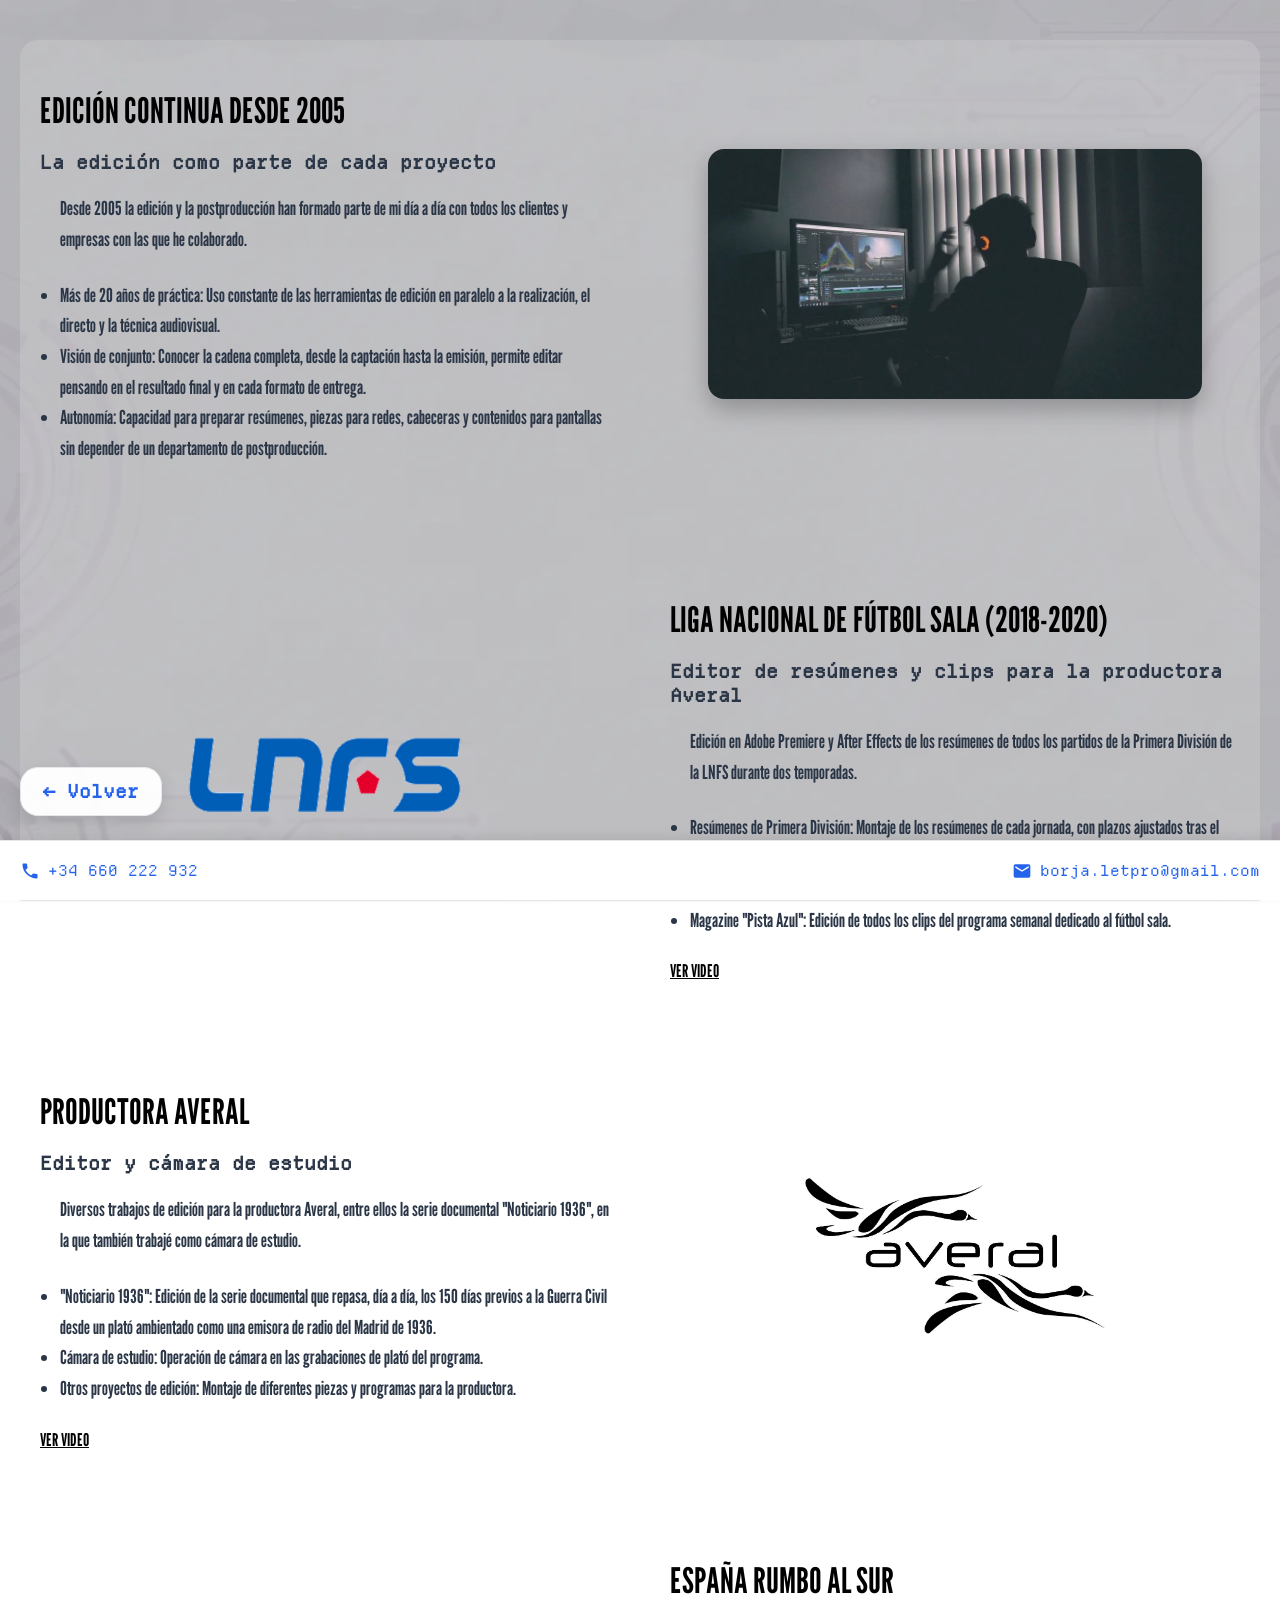
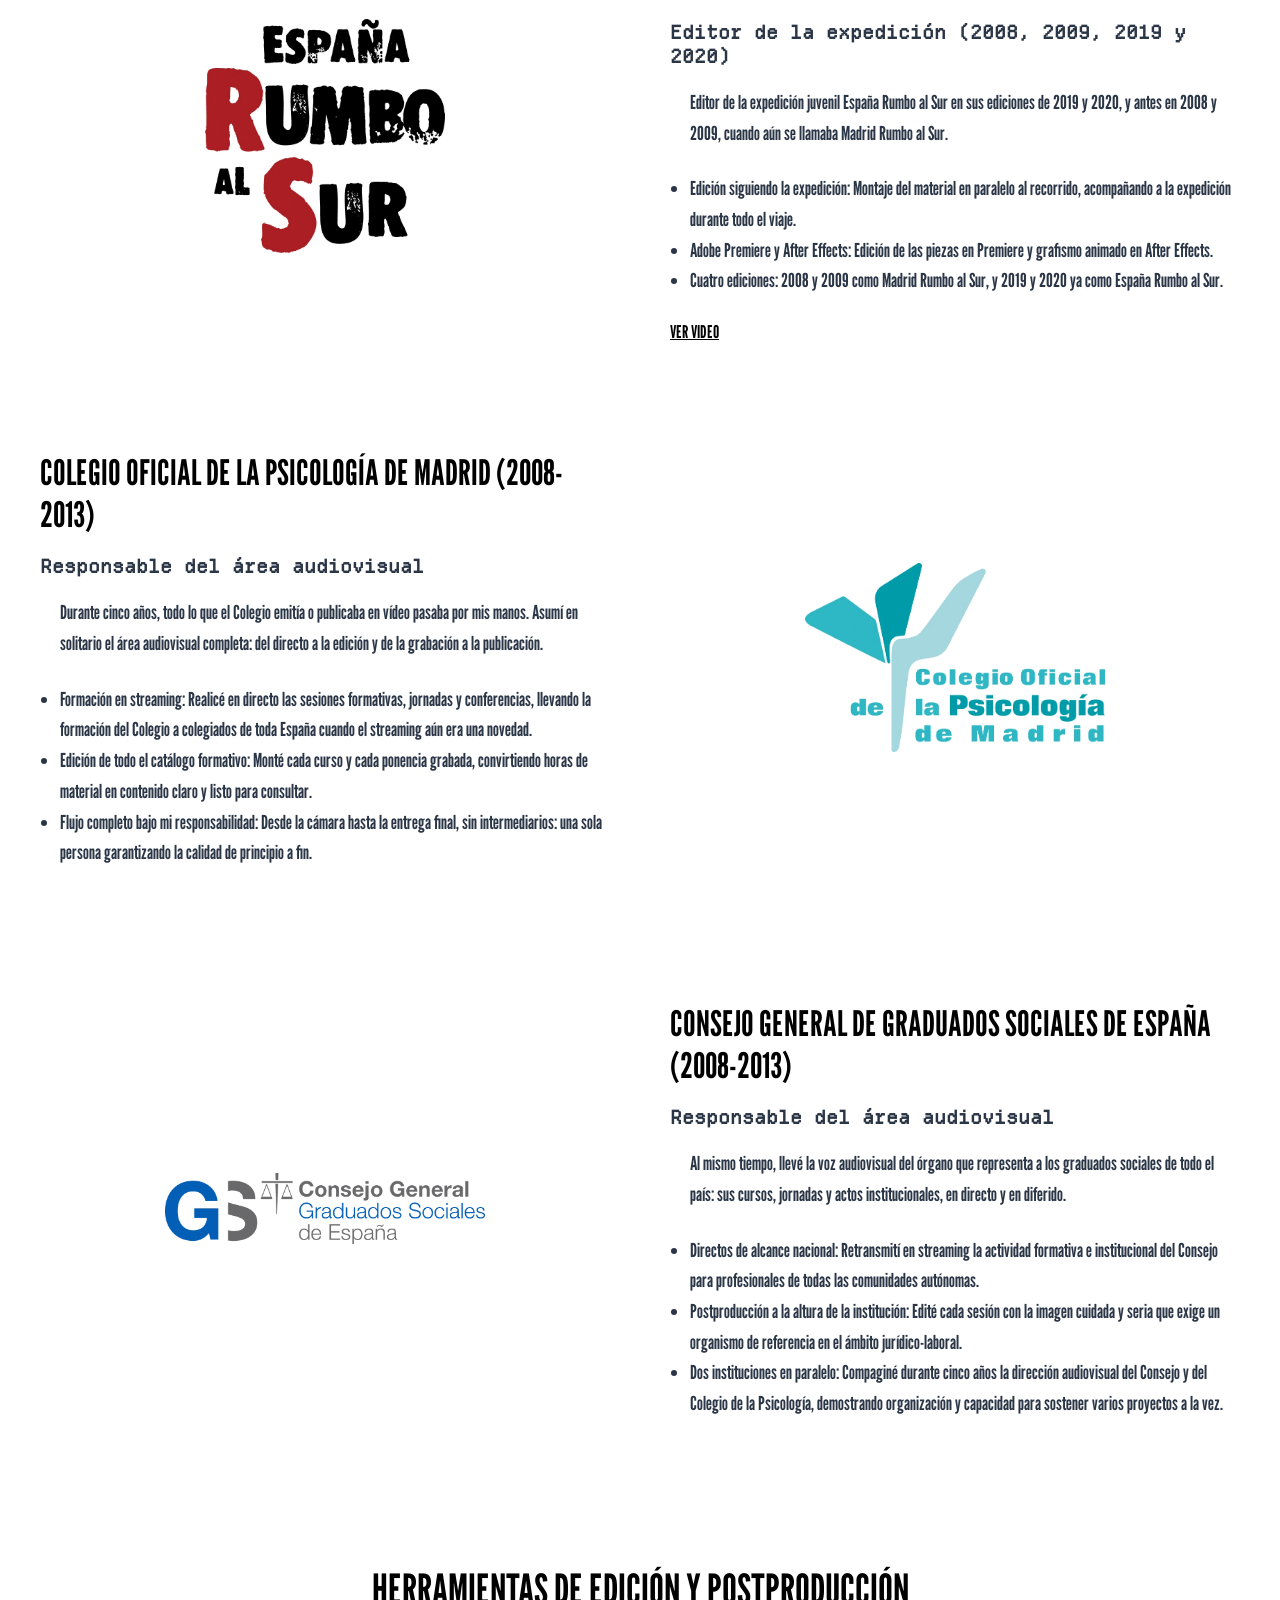
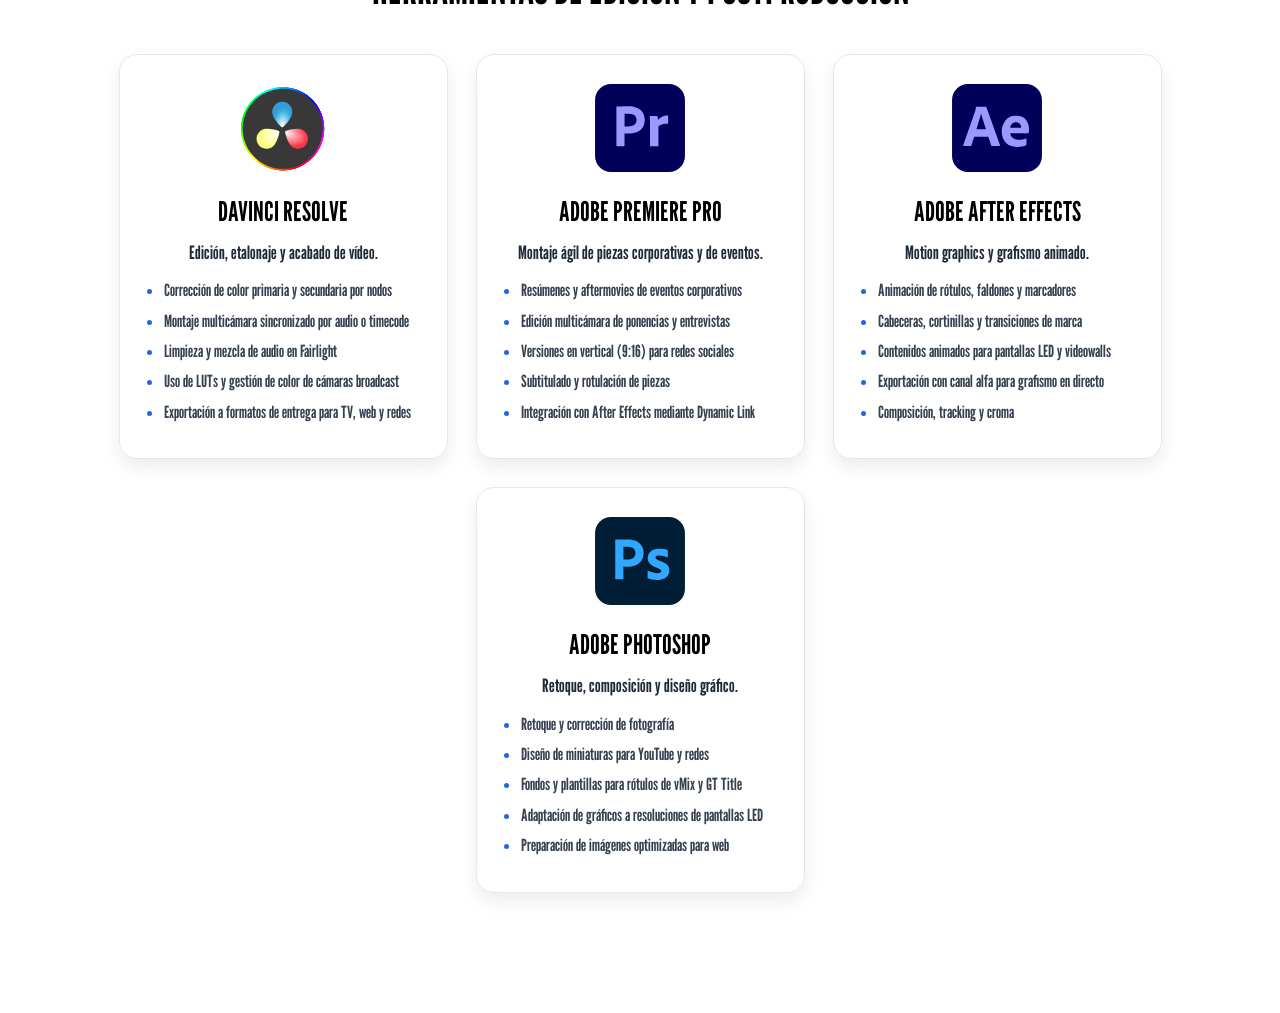
<file: edicion.html>
<!doctype html>
<html lang="es">
  <head>
    <meta charset="UTF-8" />
    <meta name="viewport" content="width=device-width, initial-scale=1.0" />
    <title>Edición y postproducción - Borja Bonilla</title>
    <link rel="icon" href="gaveta/favicon.png" type="image/png" />
    <link rel="stylesheet" href="style.css" />
    <style>
      @import url("https://fonts.googleapis.com/css2?family=League+Gothic&display=swap");

      @font-face {
        font-family: "DepartureMono";
        src:
          url("DepartureMono-1.500/DepartureMono-Regular.woff2") format("woff2"),
          url("DepartureMono-1.500/DepartureMono-Regular.woff") format("woff");
        font-weight: normal;
        font-style: normal;
      }

      body {
        overflow: auto;
        padding-bottom: 60px;
        margin: 0;
        background:
          linear-gradient(rgba(17, 24, 39, 0.25), rgba(17, 24, 39, 0.25)),
          url("gaveta/fondo-general.webp") center center / cover no-repeat fixed;
        background-attachment: fixed;
      }
      /* ----- ESTILOS DE TEST.HTML ----- */
      .seccion-clientes {
        display: flex;
        flex-direction: column;
        gap: 80px;
        max-width: 1200px;
        margin: 40px auto 0;
        padding: 20px;
        background: rgba(255, 255, 255, 0.15);
        backdrop-filter: blur(1px);
        border-radius: 18px;
      }

      .cliente-fila {
        display: flex;
        align-items: center;
        justify-content: space-between;
        gap: 60px;
      }

      .cliente-fila:nth-child(even) {
        flex-direction: row-reverse;
      }

      .cliente-contenido,
      .cliente-logo {
        flex: 1;
        display: flex;
        flex-direction: column;
        justify-content: center;
        min-height: 300px;
      }

      .cliente-logo {
        align-items: center;
      }

      .cliente-logo img {
        max-width: 100%;
        max-height: 250px;
        object-fit: contain;
        border: none;
        background: transparent;
      }

      .cliente-nombre {
        font-family: "League Gothic", "Arial Narrow", sans-serif;
        font-size: 2.2rem;
        text-transform: uppercase;
        margin-bottom: 15px;
        color: #000;
      }

      .cliente-descripcion {
        font-family: "League Gothic", "Arial Narrow", sans-serif;
        font-size: 1.2rem;
        line-height: 1.6;
        margin-bottom: 25px;
        padding-left: 20px;
      }

      .enlace-video {
        font-family: "League Gothic", "Arial Narrow", sans-serif;
        color: #000;
        text-decoration: underline;
        cursor: pointer;
        font-size: 1.1rem;
        font-weight: bold;
        display: inline-block;
      }

      .cliente-video-box {
        display: none;
        flex-direction: column;
        width: 100%;
      }

      .cliente-video-box iframe {
        width: 100%;
        height: 315px;
        border: none;
        margin-bottom: 15px;
      }

      .contenedor-galeria {
        width: 100%;
        max-width: 100%;
        margin: 0;
        padding: 0;
      }
      .boton-volver {
        position: fixed;
        bottom: 84px;
        left: 20px;
        z-index: 30;
        display: inline-block;
        padding: 12px 22px;
        background-color: rgba(255, 255, 255, 0.96);
        color: #2563eb;
        text-decoration: none;
        font-family: "DepartureMono", monospace;
        font-weight: 700;
        font-size: 1.15rem;
        border: 1px solid #e5e7eb;
        border-radius: 18px;
        box-shadow: 0 8px 18px rgba(0, 0, 0, 0.12);
        transition: all 0.3s ease;
      }
      .boton-volver:hover {
        background-color: #ffffff;
        color: #1d4ed8;
        transform: translateY(-2px);
        box-shadow: 0 10px 22px rgba(0, 0, 0, 0.16);
      }
      .titulo-seccion {
        display: none;
      }
      .banner-logos {
        position: fixed;
        bottom: 0;
        width: 100%;
        z-index: 20;
      }
      .pantalla-foto {
        height: 100vh;
        width: 100%;
        display: flex;
        flex-direction: column;
        justify-content: center;
        align-items: center;
        margin-bottom: 0;
        padding-bottom: 0;
        background-color: #f3f4f6;
        border-bottom: 1px solid #d1d5db;
        position: relative;
      }
      .pantalla-foto h2 {
        color: #1f2937;
        margin-bottom: 20px;
        font-size: 1.8rem;
      }
      .pantalla-foto img {
        width: 100%;
        height: 100%;
        object-fit: contain;
        border-radius: 0;
        box-shadow: none;
      }

      /* --- TARJETAS DE HERRAMIENTAS --- */
      .seccion-herramientas {
        max-width: 1200px;
        margin: 80px auto 40px;
        padding: 20px;
      }
      .seccion-herramientas h2 {
        font-family: "League Gothic", "Arial Narrow", sans-serif;
        font-size: 2.6rem;
        text-transform: uppercase;
        text-align: center;
        color: #000;
        margin: 0 0 40px;
      }
      /* Rejilla: tantas columnas como quepan, de mínimo 240px cada una */
      .rejilla-herramientas {
        /* flex + center: las filas incompletas quedan centradas */
        display: flex;
        flex-wrap: wrap;
        justify-content: center;
        gap: 28px;
      }
      .rejilla-herramientas > * {
        flex: 0 1 calc((100% - 3 * 28px) / 4); /* 4 por fila */
        min-width: 240px;
      }
      .tarjeta-herramienta {
        background: rgba(255, 255, 255, 0.92);
        border: 1px solid #e5e7eb;
        border-radius: 18px;
        padding: 28px 24px;
        text-align: center;
        box-shadow: 0 8px 18px rgba(0, 0, 0, 0.08);
        transition:
          transform 0.3s ease,
          box-shadow 0.3s ease;
      }
      .tarjeta-herramienta:hover {
        transform: translateY(-6px);
        box-shadow: 0 14px 28px rgba(0, 0, 0, 0.14);
      }
      .tarjeta-herramienta img {
        width: 90px;
        height: 90px;
        object-fit: contain;
        margin-bottom: 18px;
      }
      .tarjeta-herramienta h3 {
        font-family: "League Gothic", "Arial Narrow", sans-serif;
        font-size: 1.7rem;
        text-transform: uppercase;
        color: #000;
        margin: 0 0 12px;
      }
      .tarjeta-herramienta p {
        font-family: "League Gothic", "Arial Narrow", sans-serif;
        font-size: 1.15rem;
        line-height: 1.5;
        color: #1f2937;
        margin: 0 0 12px;
      }
      /* Lista de 5 puntos: alineada a la izquierda para que se lea bien */
      .tarjeta-herramienta ul {
        font-family: "League Gothic", "Arial Narrow", sans-serif;
        font-size: 1.05rem;
        line-height: 1.45;
        color: #374151;
        text-align: left;
        margin: 0;
        padding-left: 20px;
      }
      .tarjeta-herramienta li {
        margin-bottom: 6px;
      }
      .tarjeta-herramienta li::marker {
        color: #2563eb;
      }

      @media (max-width: 768px) {
        .cliente-fila,
        .cliente-fila:nth-child(even) {
          flex-direction: column-reverse;
          gap: 30px;
        }
        .cliente-logo,
        .cliente-contenido {
          width: 100%;
          min-height: auto;
        }
        body {
          padding-bottom: 80px;
        }
        .boton-volver {
          bottom: 88px;
          left: 12px;
          padding: 10px 18px;
          font-size: 0.95rem;
          border-radius: 14px;
        }
        .pantalla-foto {
          height: 100vh;
        }
      }
    </style>
  </head>
  <body>
    <div class="contenedor-galeria">
      <a href="index.html" class="boton-volver">← Volver</a>

      <div class="seccion-clientes">
        <div class="cliente-fila">
          <div class="cliente-contenido">
            <div id="texto-cliente-1">
              <h2 class="cliente-nombre">EDICIÓN CONTINUA DESDE 2005</h2>
              <h3>La edición como parte de cada proyecto</h3>
              <p class="cliente-descripcion">
                Desde 2005 la edición y la postproducción han formado parte de
                mi día a día con todos los clientes y empresas con las que he
                colaborado.
              </p>
              <ul class="cliente-descripcion">
                <li>
                  <strong>Más de 20 años de práctica:</strong>
                  Uso constante de las herramientas de edición en paralelo a la
                  realización, el directo y la técnica audiovisual.
                </li>
                <li>
                  <strong>Visión de conjunto:</strong>
                  Conocer la cadena completa, desde la captación hasta la
                  emisión, permite editar pensando en el resultado final y en
                  cada formato de entrega.
                </li>
                <li>
                  <strong>Autonomía:</strong>
                  Capacidad para preparar resúmenes, piezas para redes,
                  cabeceras y contenidos para pantallas sin depender de un
                  departamento de postproducción.
                </li>
              </ul>
            </div>
          </div>

          <div class="cliente-logo">
            <img
              src="gaveta/edicion-editor.webp"
              alt="Editor de vídeo trabajando con la línea de tiempo"
              style="
                border-radius: 16px;
                box-shadow: 0 10px 24px rgba(0, 0, 0, 0.25);
              "
            />
          </div>
        </div>

        <div class="cliente-fila">
          <div class="cliente-contenido">
            <div id="texto-cliente-2">
              <h2 class="cliente-nombre">
                LIGA NACIONAL DE FÚTBOL SALA (2018-2020)
              </h2>
              <h3>Editor de resúmenes y clips para la productora Averal</h3>
              <p class="cliente-descripcion">
                Edición en Adobe Premiere y After Effects de los resúmenes de todos los partidos
                de la Primera División de la LNFS durante dos temporadas.
              </p>
              <ul class="cliente-descripcion">
                <li>
                  <strong>Resúmenes de Primera División:</strong>
                  Montaje de los resúmenes de cada jornada, con plazos ajustados
                  tras el final de los partidos.
                </li>
                <li>
                  <strong>Entrega a Televisión Española:</strong>
                  Envío de los resúmenes a RTVE para su emisión.
                </li>
                <li>
                  <strong>Magazine "Pista Azul":</strong>
                  Edición de todos los clips del programa semanal dedicado al
                  fútbol sala.
                </li>
              </ul>
              <a class="enlace-video" onclick="alternarBloque('2', true)">
                VER VIDEO
              </a>
            </div>

            <div id="video-cliente-2" class="cliente-video-box">
              <iframe
                src="https://www.youtube.com/embed/8PwQw30pqWA"
                title="Resumen LNFS Primera División 2019/2020"
                allowfullscreen
              ></iframe>
              <a class="enlace-video" onclick="alternarBloque('2', false)"
                >← Volver a la descripción</a
              >
            </div>
          </div>

          <div class="cliente-logo">
            <img
              loading="lazy"
              src="gaveta/lnfs.webp"
              alt="Logo de la Liga Nacional de Fútbol Sala"
              style="max-width: 280px"
            />
          </div>
        </div>

        <div class="cliente-fila">
          <div class="cliente-contenido">
            <div id="texto-cliente-3">
              <h2 class="cliente-nombre">PRODUCTORA AVERAL</h2>
              <h3>Editor y cámara de estudio</h3>
              <p class="cliente-descripcion">
                Diversos trabajos de edición para la productora Averal, entre ellos la serie documental "Noticiario 1936", en la que también trabajé como cámara de estudio.
              </p>
              <ul class="cliente-descripcion">
                <li>
                  <strong>"Noticiario 1936":</strong>
                  Edición de la serie documental que repasa, día a día, los 150
                  días previos a la Guerra Civil desde un plató ambientado como una
                  emisora de radio del Madrid de 1936.
                </li>
                <li>
                  <strong>Cámara de estudio:</strong>
                  Operación de cámara en las grabaciones de plató del programa.
                </li>
                <li>
                  <strong>Otros proyectos de edición:</strong>
                  Montaje de diferentes piezas y programas para la productora.
                </li>
              </ul>
              <a class="enlace-video" onclick="alternarBloque('3', true)">
                VER VIDEO
              </a>
            </div>

            <div id="video-cliente-3" class="cliente-video-box">
              <iframe
                src="https://www.youtube.com/embed/EmGVWMaNbCA"
                title="Noticiario 1936 - Programa 25"
                allowfullscreen
              ></iframe>
              <a class="enlace-video" onclick="alternarBloque('3', false)"
                >← Volver a la descripción</a
              >
            </div>
          </div>

          <div class="cliente-logo">
            <img loading="lazy" src="gaveta/averal.webp" alt="Logo de la productora Averal" style="max-width: 300px;" />
          </div>
        </div>

        <div class="cliente-fila">
          <div class="cliente-contenido">
            <div id="texto-cliente-4">
              <h2 class="cliente-nombre">ESPAÑA RUMBO AL SUR</h2>
              <h3>Editor de la expedición (2008, 2009, 2019 y 2020)</h3>
              <p class="cliente-descripcion">
                Editor de la expedición juvenil España Rumbo al Sur en sus ediciones de 2019 y 2020, y antes en 2008 y 2009, cuando aún se llamaba Madrid Rumbo al Sur.
              </p>
              <ul class="cliente-descripcion">
                <li>
                  <strong>Edición siguiendo la expedición:</strong>
                  Montaje del material en paralelo al recorrido, acompañando a la
                  expedición durante todo el viaje.
                </li>
                <li>
                  <strong>Adobe Premiere y After Effects:</strong>
                  Edición de las piezas en Premiere y grafismo animado en After
                  Effects.
                </li>
                <li>
                  <strong>Cuatro ediciones:</strong>
                  2008 y 2009 como Madrid Rumbo al Sur, y 2019 y 2020 ya como España
                  Rumbo al Sur.
                </li>
              </ul>
              <a class="enlace-video" onclick="alternarBloque('4', true)">
                VER VIDEO
              </a>
            </div>

            <div id="video-cliente-4" class="cliente-video-box">
              <iframe
                src="https://player.vimeo.com/video/447677422"
                title="España Rumbo al Sur 2020 - Jornada 8, Cádiz"
                allowfullscreen
              ></iframe>
              <a class="enlace-video" onclick="alternarBloque('4', false)"
                >← Volver a la descripción</a
              >
            </div>
          </div>

          <div class="cliente-logo">
            <img loading="lazy" src="gaveta/espana-rumbo-al-sur.webp" alt="Logo de España Rumbo al Sur" style="max-width: 240px;" />
          </div>
        </div>

        <!-- Colegio Oficial de la Psicología de Madrid -->
        <div class="cliente-fila">
          <div class="cliente-contenido">
            <div id="texto-cliente-5">
              <h2 class="cliente-nombre">COLEGIO OFICIAL DE LA PSICOLOGÍA DE MADRID (2008-2013)</h2>
              <h3>Responsable del área audiovisual</h3>
              <p class="cliente-descripcion">
                Durante cinco años, todo lo que el Colegio emitía o publicaba en vídeo pasaba por mis manos. Asumí en solitario el área audiovisual completa: del directo a la edición y de la grabación a la publicación.
              </p>
              <ul class="cliente-descripcion">
                <li>
                  <strong>Formación en streaming:</strong>
                  Realicé en directo las sesiones formativas, jornadas y
                  conferencias, llevando la formación del Colegio a colegiados de
                  toda España cuando el streaming aún era una novedad.
                </li>
                <li>
                  <strong>Edición de todo el catálogo formativo:</strong>
                  Monté cada curso y cada ponencia grabada, convirtiendo horas de
                  material en contenido claro y listo para consultar.
                </li>
                <li>
                  <strong>Flujo completo bajo mi responsabilidad:</strong>
                  Desde la cámara hasta la entrega final, sin intermediarios: una
                  sola persona garantizando la calidad de principio a fin.
                </li>
              </ul>
            </div>
          </div>

          <div class="cliente-logo">
            <img loading="lazy" src="gaveta/copmadrid.webp" alt="Logo del Colegio Oficial de la Psicología de Madrid" style="max-width: 300px;" />
          </div>
        </div>

        <!-- Consejo General de Graduados Sociales de España -->
        <div class="cliente-fila">
          <div class="cliente-contenido">
            <div id="texto-cliente-6">
              <h2 class="cliente-nombre">CONSEJO GENERAL DE GRADUADOS SOCIALES DE ESPAÑA (2008-2013)</h2>
              <h3>Responsable del área audiovisual</h3>
              <p class="cliente-descripcion">
                Al mismo tiempo, llevé la voz audiovisual del órgano que representa a los graduados sociales de todo el país: sus cursos, jornadas y actos institucionales, en directo y en diferido.
              </p>
              <ul class="cliente-descripcion">
                <li>
                  <strong>Directos de alcance nacional:</strong>
                  Retransmití en streaming la actividad formativa e institucional
                  del Consejo para profesionales de todas las comunidades autónomas.
                </li>
                <li>
                  <strong>Postproducción a la altura de la institución:</strong>
                  Edité cada sesión con la imagen cuidada y seria que exige un
                  organismo de referencia en el ámbito jurídico-laboral.
                </li>
                <li>
                  <strong>Dos instituciones en paralelo:</strong>
                  Compaginé durante cinco años la dirección audiovisual del Consejo
                  y del Colegio de la Psicología, demostrando organización y
                  capacidad para sostener varios proyectos a la vez.
                </li>
              </ul>
            </div>
          </div>

          <div class="cliente-logo">
            <img loading="lazy" src="gaveta/graduados-sociales.webp" alt="Logo del Consejo General de Graduados Sociales de España" style="max-width: 320px;" />
          </div>
        </div>
      </div>

      <!-- HERRAMIENTAS DE EDICIÓN Y POSTPRODUCCIÓN -->
      <section class="seccion-herramientas">
        <h2>Herramientas de edición y postproducción</h2>
        <div class="rejilla-herramientas">
          <div class="tarjeta-herramienta">
            <img
              loading="lazy"
              src="gaveta/logo-davinci.svg"
              alt="Logo de DaVinci Resolve"
            />
            <h3>DaVinci Resolve</h3>
            <p>Edición, etalonaje y acabado de vídeo.</p>
            <ul>
              <li>Corrección de color primaria y secundaria por nodos</li>
              <li>Montaje multicámara sincronizado por audio o timecode</li>
              <li>Limpieza y mezcla de audio en Fairlight</li>
              <li>Uso de LUTs y gestión de color de cámaras broadcast</li>
              <li>Exportación a formatos de entrega para TV, web y redes</li>
            </ul>
          </div>

          <div class="tarjeta-herramienta">
            <img
              loading="lazy"
              src="gaveta/logo-premiere.svg"
              alt="Logo de Adobe Premiere Pro"
            />
            <h3>Adobe Premiere Pro</h3>
            <p>Montaje ágil de piezas corporativas y de eventos.</p>
            <ul>
              <li>Resúmenes y aftermovies de eventos corporativos</li>
              <li>Edición multicámara de ponencias y entrevistas</li>
              <li>Versiones en vertical (9:16) para redes sociales</li>
              <li>Subtitulado y rotulación de piezas</li>
              <li>Integración con After Effects mediante Dynamic Link</li>
            </ul>
          </div>

          <div class="tarjeta-herramienta">
            <img
              loading="lazy"
              src="gaveta/logo-aftereffects.svg"
              alt="Logo de Adobe After Effects"
            />
            <h3>Adobe After Effects</h3>
            <p>Motion graphics y grafismo animado.</p>
            <ul>
              <li>Animación de rótulos, faldones y marcadores</li>
              <li>Cabeceras, cortinillas y transiciones de marca</li>
              <li>Contenidos animados para pantallas LED y videowalls</li>
              <li>Exportación con canal alfa para grafismo en directo</li>
              <li>Composición, tracking y croma</li>
            </ul>
          </div>

          <div class="tarjeta-herramienta">
            <img
              loading="lazy"
              src="gaveta/logo-photoshop.svg"
              alt="Logo de Adobe Photoshop"
            />
            <h3>Adobe Photoshop</h3>
            <p>Retoque, composición y diseño gráfico.</p>
            <ul>
              <li>Retoque y corrección de fotografía</li>
              <li>Diseño de miniaturas para YouTube y redes</li>
              <li>Fondos y plantillas para rótulos de vMix y GT Title</li>
              <li>Adaptación de gráficos a resoluciones de pantallas LED</li>
              <li>Preparación de imágenes optimizadas para web</li>
            </ul>
          </div>
        </div>
      </section>
    </div>

    <script>
      function alternarBloque(id, mostrarVideo) {
        const texto = document.getElementById("texto-cliente-" + id);
        const video = document.getElementById("video-cliente-" + id);

        if (mostrarVideo) {
          texto.style.display = "none";
          video.style.display = "flex";
        } else {
          texto.style.display = "block";
          video.style.display = "none";
        }
      }
    </script>
    <script src="banner-clientes.js"></script>
  </body>
</html>
</file>
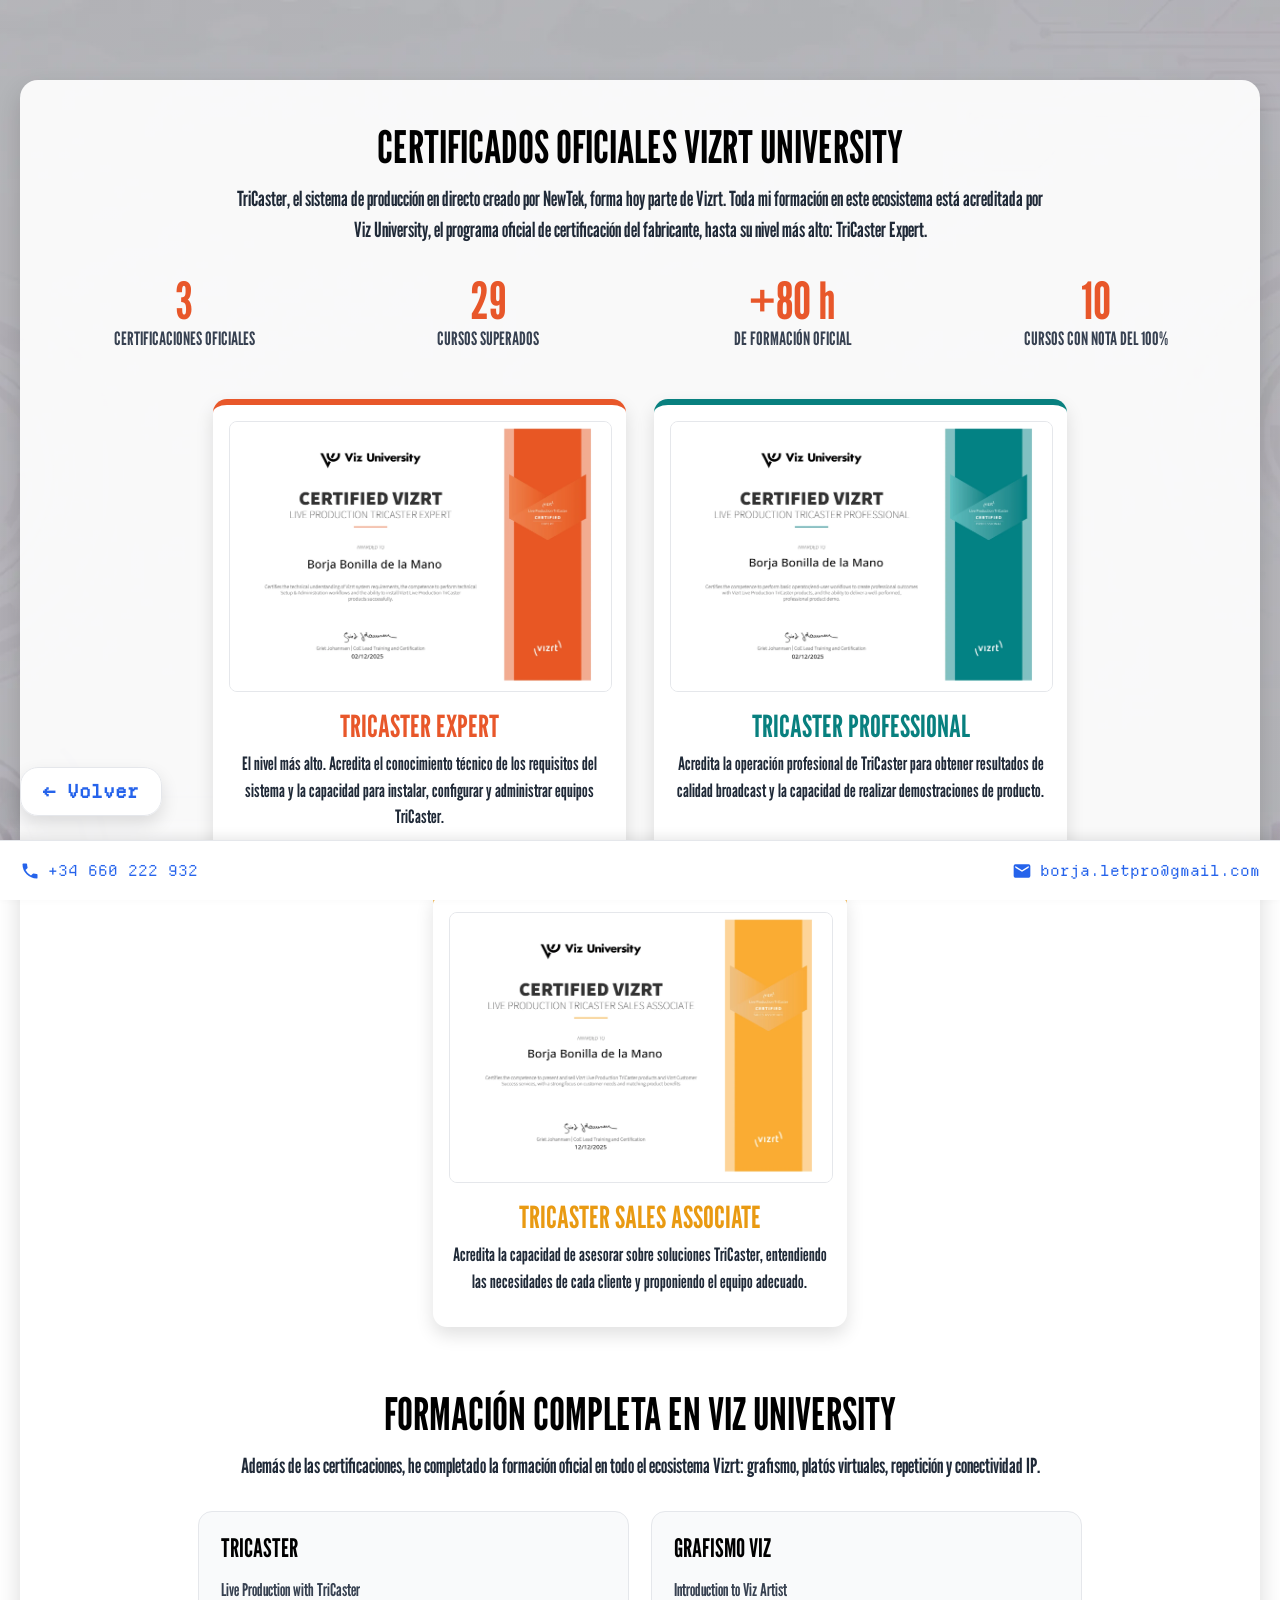
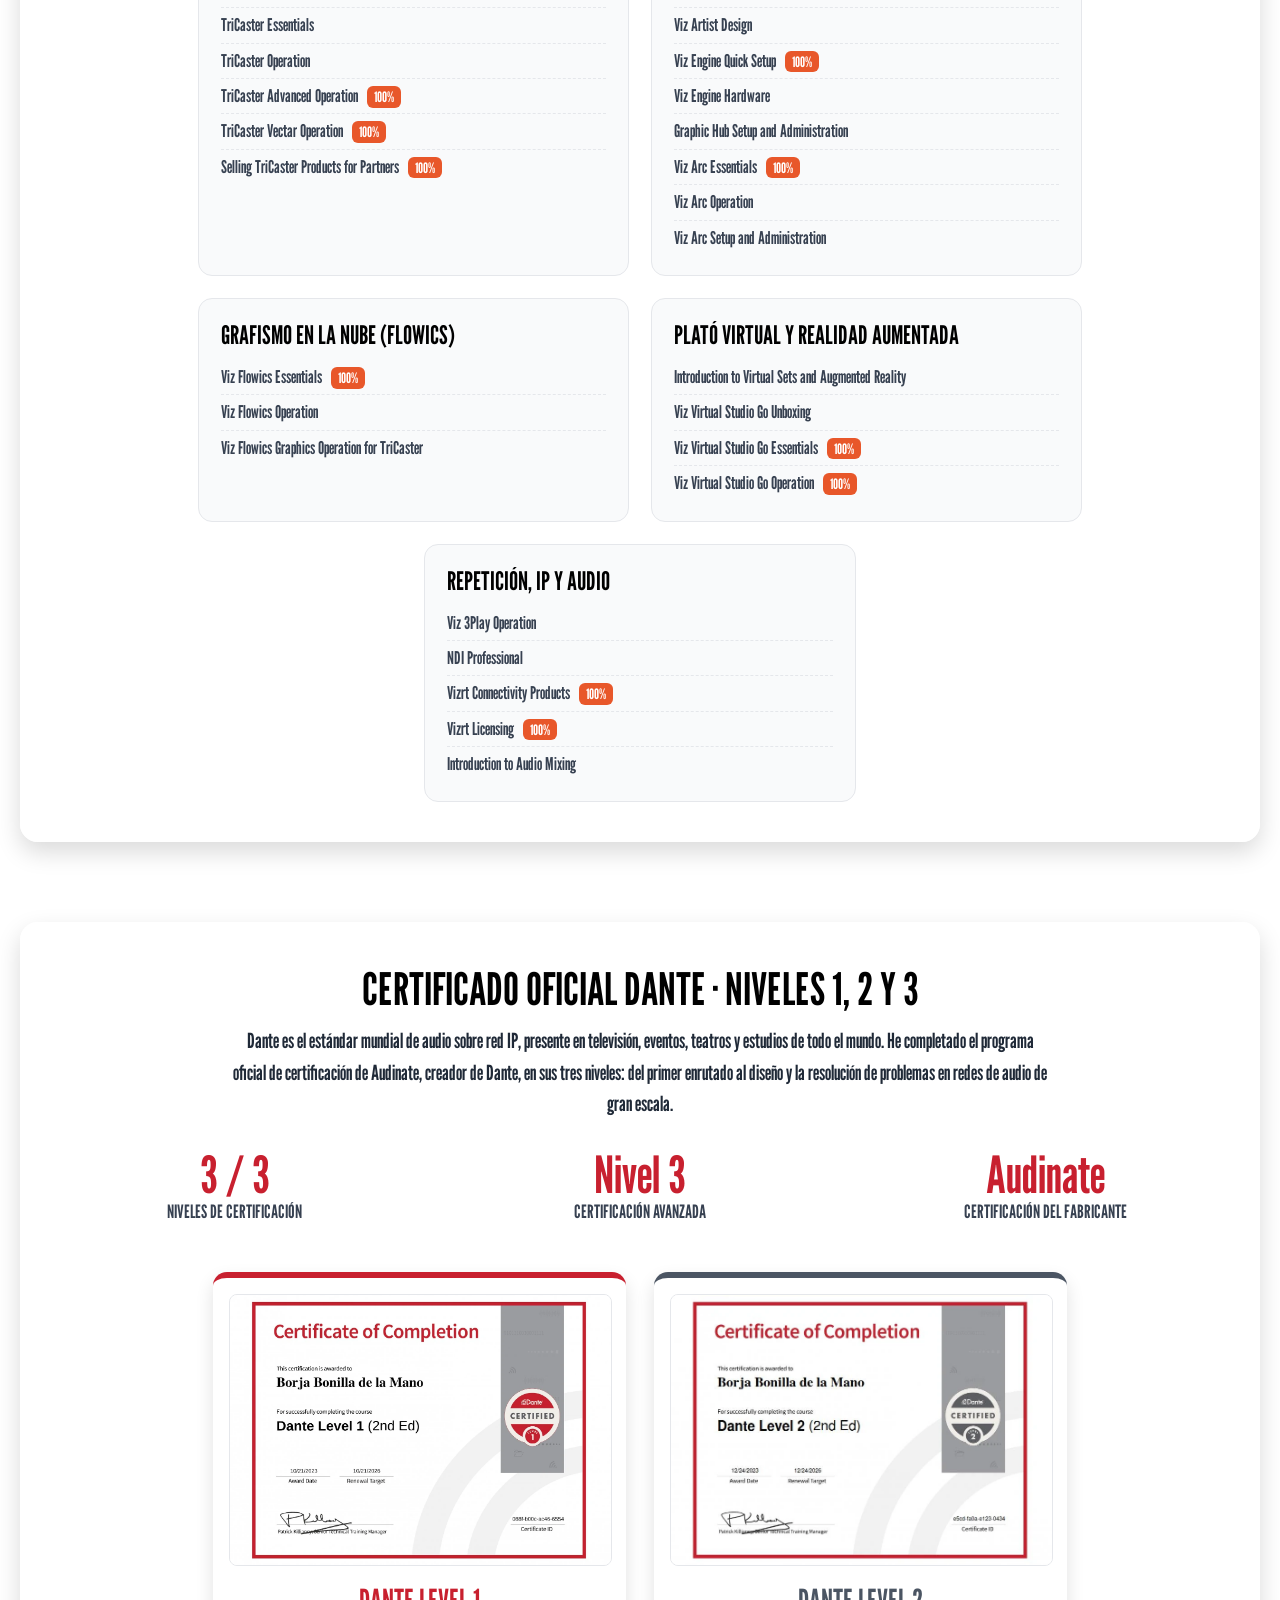
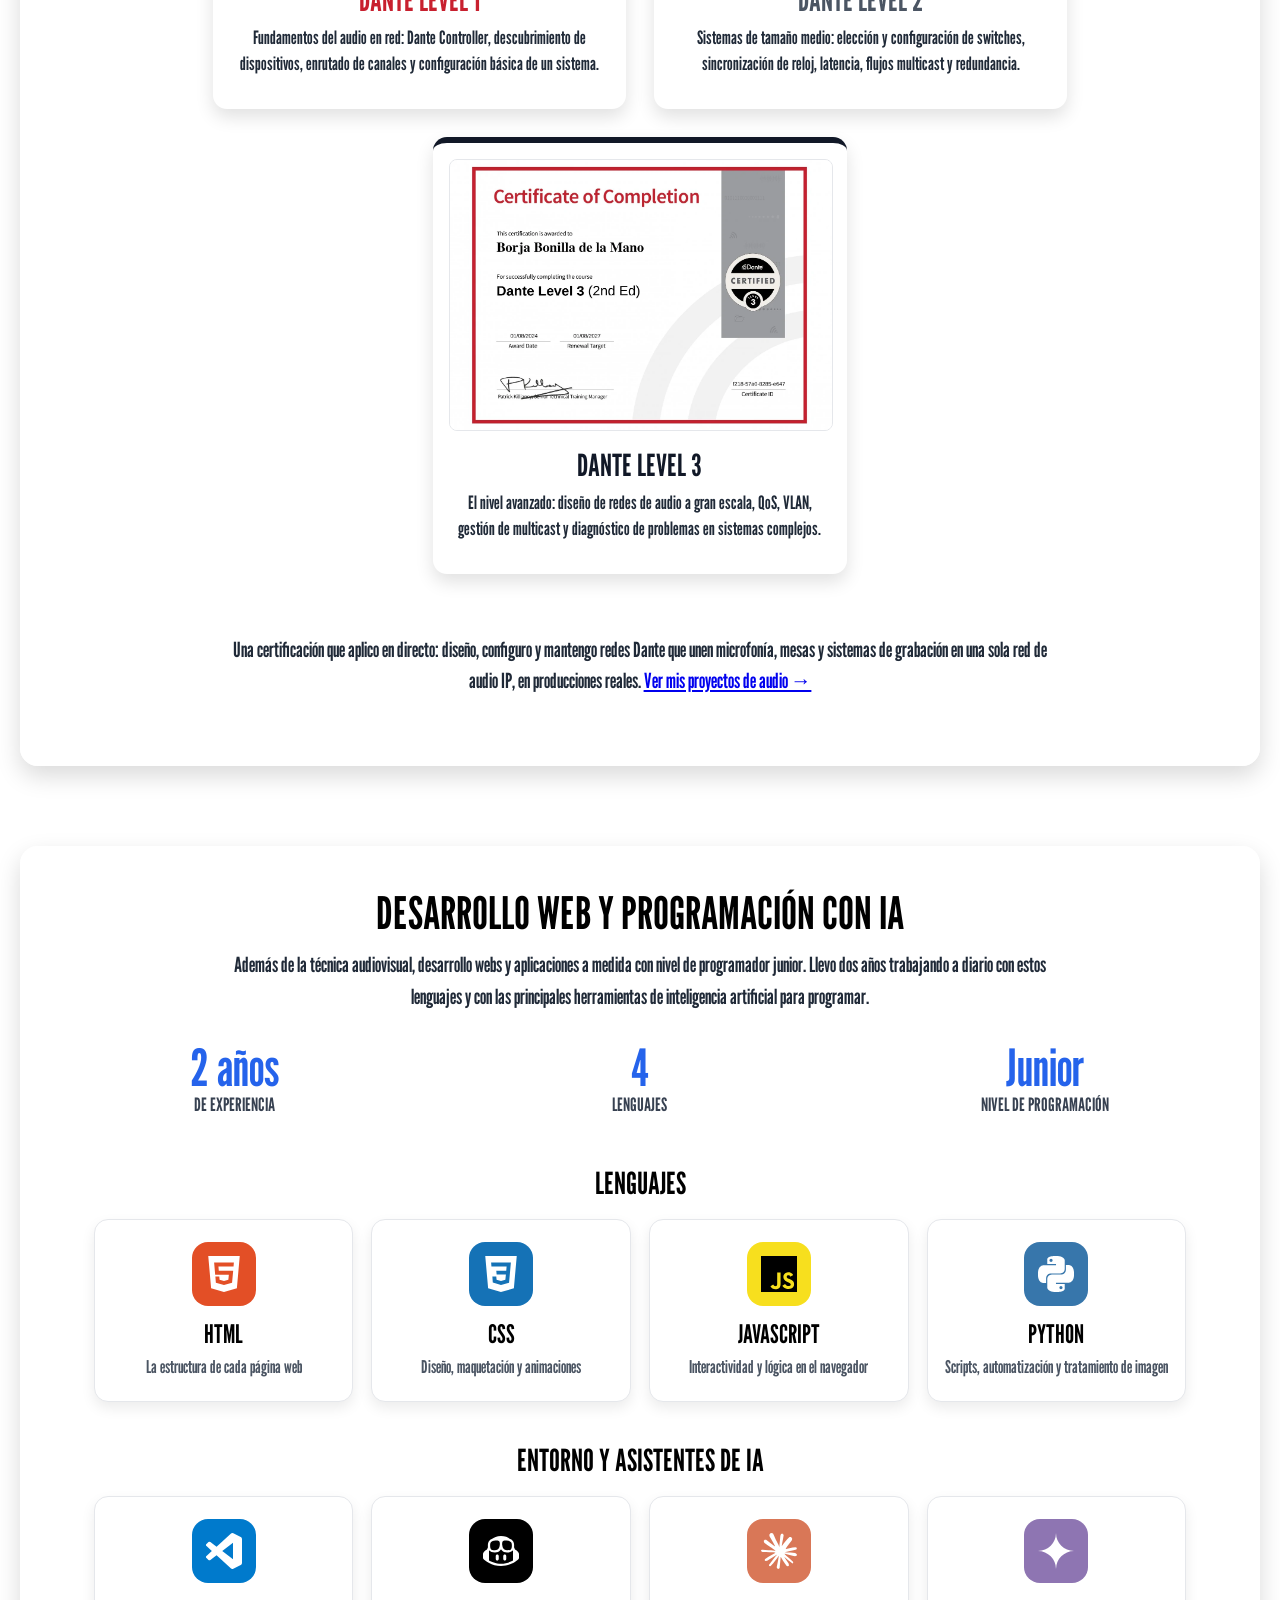
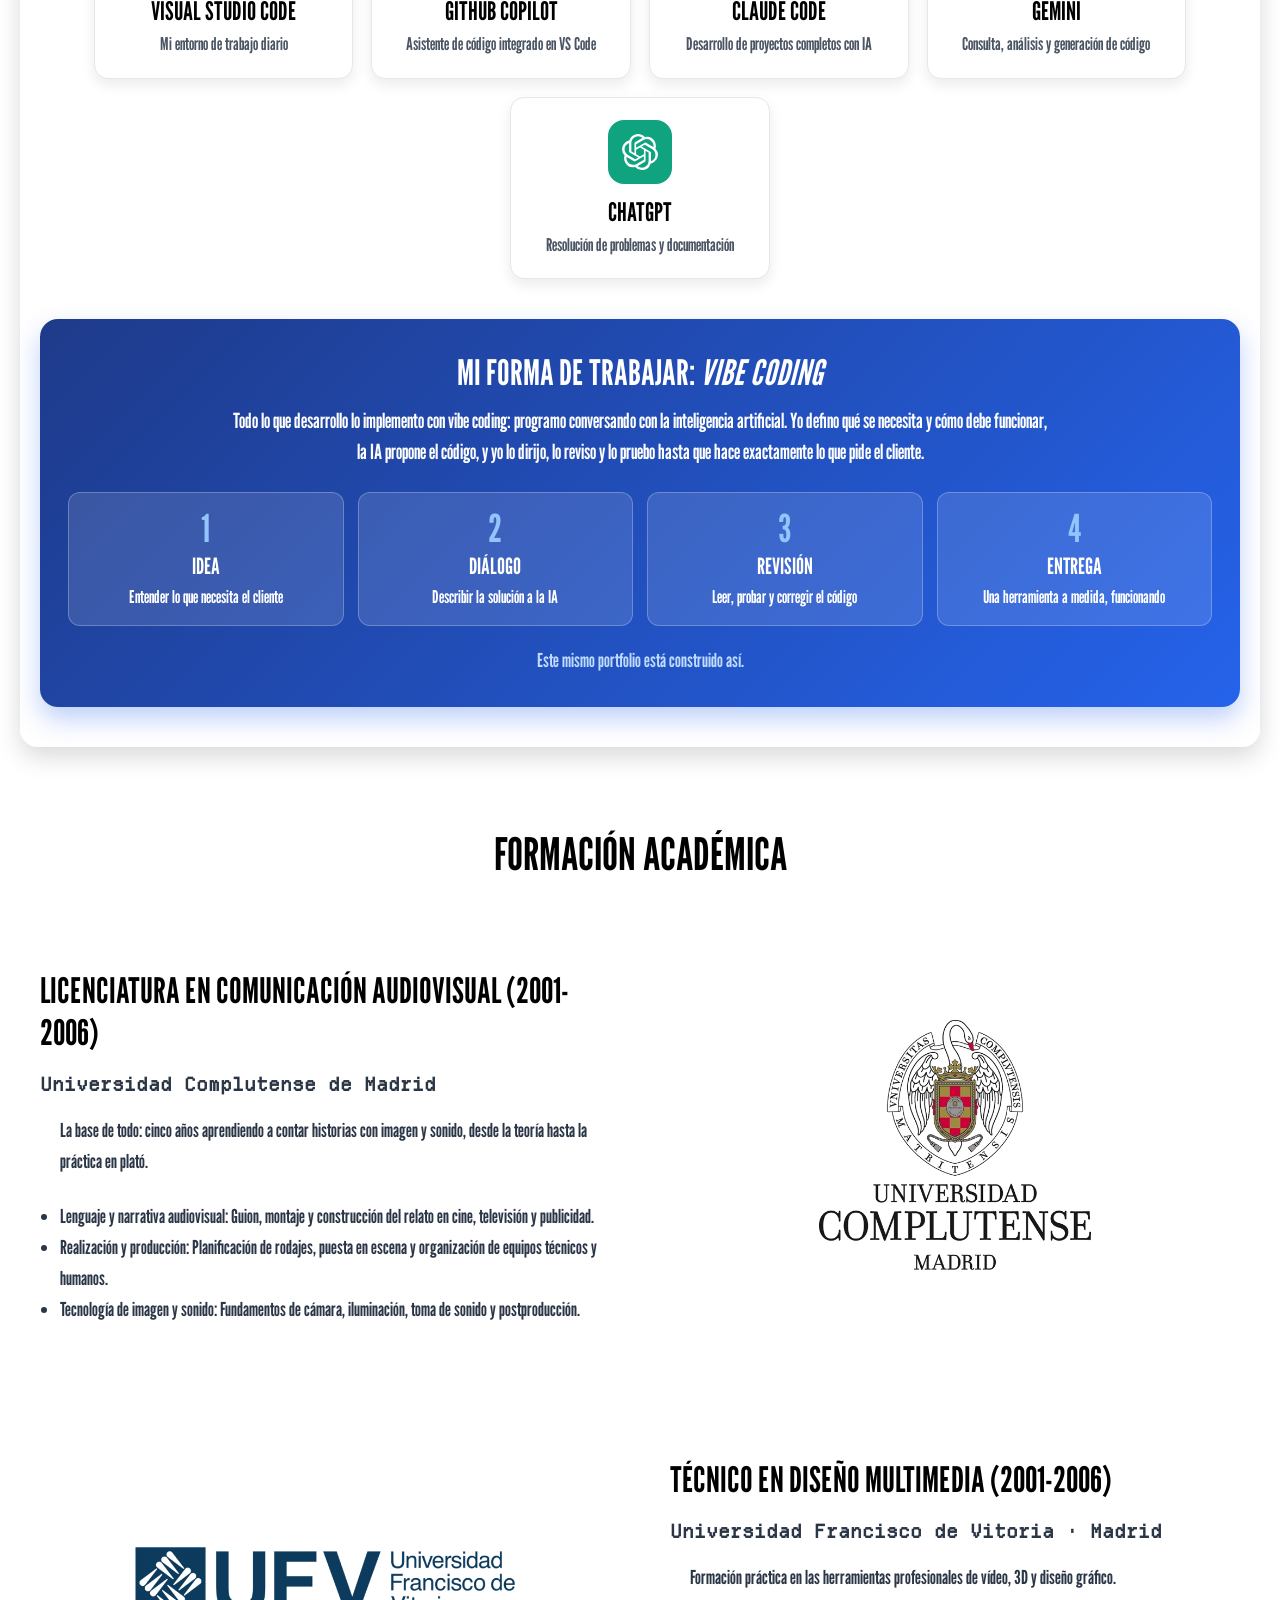
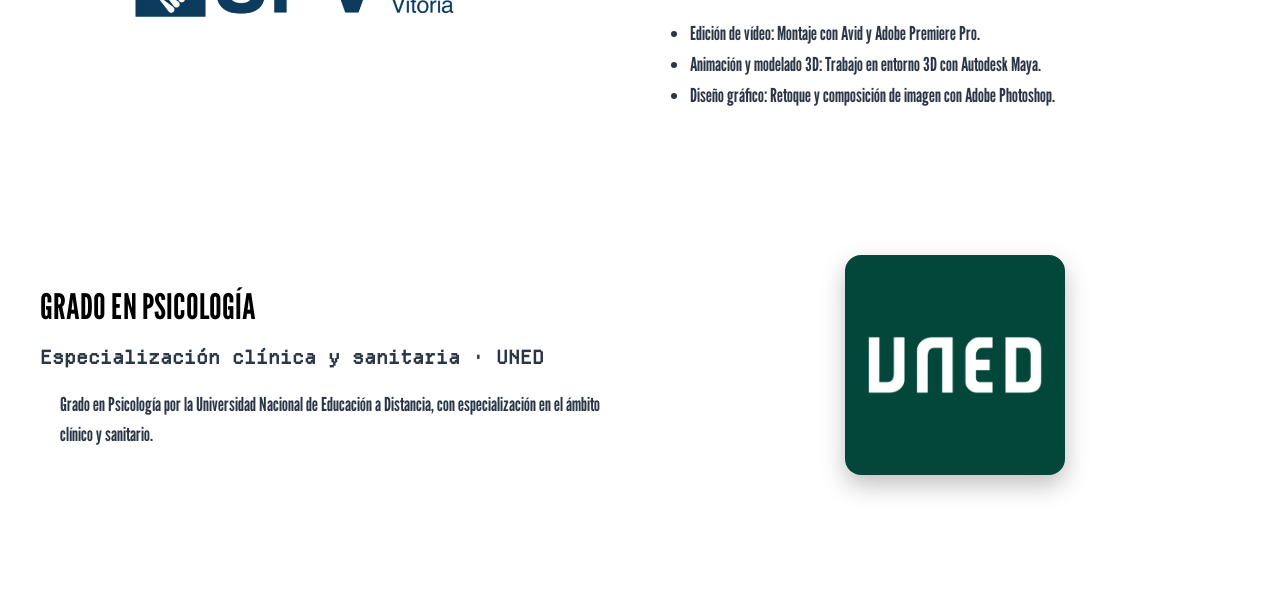
<file: formacion.html>
<!doctype html>
<html lang="es">
  <head>
    <meta charset="UTF-8" />
    <meta name="viewport" content="width=device-width, initial-scale=1.0" />
    <title>Skills y Formación Académica - Borja Bonilla</title>
    <link rel="icon" href="gaveta/favicon.png" type="image/png" />
    <link rel="stylesheet" href="style.css" />
    <style>
      @import url("https://fonts.googleapis.com/css2?family=League+Gothic&display=swap");

      @font-face {
        font-family: "DepartureMono";
        src:
          url("DepartureMono-1.500/DepartureMono-Regular.woff2") format("woff2"),
          url("DepartureMono-1.500/DepartureMono-Regular.woff") format("woff");
        font-weight: normal;
        font-style: normal;
      }

      body {
        overflow: auto;
        padding-bottom: 60px;
        margin: 0;
        background:
          linear-gradient(rgba(17, 24, 39, 0.25), rgba(17, 24, 39, 0.25)),
          url("gaveta/fondo-general.webp") center center / cover no-repeat fixed;
        background-attachment: fixed;
      }
      /* ----- ESTILOS DE TEST.HTML ----- */
      .seccion-clientes {
        display: flex;
        flex-direction: column;
        gap: 80px;
        max-width: 1200px;
        margin: 40px auto 0;
        padding: 20px;
        background: rgba(255, 255, 255, 0.15);
        backdrop-filter: blur(1px);
        border-radius: 18px;
      }

      .cliente-fila {
        display: flex;
        align-items: center;
        justify-content: space-between;
        gap: 60px;
      }

      .cliente-fila:nth-child(even) {
        flex-direction: row-reverse;
      }

      .cliente-contenido,
      .cliente-logo {
        flex: 1;
        display: flex;
        flex-direction: column;
        justify-content: center;
        min-height: 300px;
      }

      .cliente-logo {
        align-items: center;
      }

      .cliente-logo img {
        max-width: 100%;
        max-height: 250px;
        object-fit: contain;
        border: none;
        background: transparent;
      }

      .cliente-nombre {
        font-family: "League Gothic", "Arial Narrow", sans-serif;
        font-size: 2.2rem;
        text-transform: uppercase;
        margin-bottom: 15px;
        color: #000;
      }

      .cliente-descripcion {
        font-family: "League Gothic", "Arial Narrow", sans-serif;
        font-size: 1.2rem;
        line-height: 1.6;
        margin-bottom: 25px;
        padding-left: 20px;
      }

      .enlace-video {
        font-family: "League Gothic", "Arial Narrow", sans-serif;
        color: #000;
        text-decoration: underline;
        cursor: pointer;
        font-size: 1.1rem;
        font-weight: bold;
        display: inline-block;
      }

      .cliente-video-box {
        display: none;
        flex-direction: column;
        width: 100%;
      }

      .cliente-video-box iframe {
        width: 100%;
        height: 315px;
        border: none;
        margin-bottom: 15px;
      }

      .contenedor-galeria {
        width: 100%;
        max-width: 100%;
        margin: 0;
        padding: 0;
      }
      .boton-volver {
        position: fixed;
        bottom: 84px;
        left: 20px;
        z-index: 30;
        display: inline-block;
        padding: 12px 22px;
        background-color: rgba(255, 255, 255, 0.96);
        color: #2563eb;
        text-decoration: none;
        font-family: "DepartureMono", monospace;
        font-weight: 700;
        font-size: 1.15rem;
        border: 1px solid #e5e7eb;
        border-radius: 18px;
        box-shadow: 0 8px 18px rgba(0, 0, 0, 0.12);
        transition: all 0.3s ease;
      }
      .boton-volver:hover {
        background-color: #ffffff;
        color: #1d4ed8;
        transform: translateY(-2px);
        box-shadow: 0 10px 22px rgba(0, 0, 0, 0.16);
      }
      .titulo-seccion {
        display: none;
      }
      .banner-logos {
        position: fixed;
        bottom: 0;
        width: 100%;
        z-index: 20;
      }
      .pantalla-foto {
        height: 100vh;
        width: 100%;
        display: flex;
        flex-direction: column;
        justify-content: center;
        align-items: center;
        margin-bottom: 0;
        padding-bottom: 0;
        background-color: #f3f4f6;
        border-bottom: 1px solid #d1d5db;
        position: relative;
      }
      .pantalla-foto h2 {
        color: #1f2937;
        margin-bottom: 20px;
        font-size: 1.8rem;
      }
      .pantalla-foto img {
        width: 100%;
        height: 100%;
        object-fit: contain;
        border-radius: 0;
        box-shadow: none;
      }

      /* --- SECCIONES DE CERTIFICADOS (Vizrt, Dante...) --- */
      .seccion-certificados {
        --acento: #e8572a; /* color principal de cada sección */
        max-width: 1200px;
        margin: 80px auto 40px;
        padding: 40px 20px;
        background: rgba(255, 255, 255, 0.92);
        border-radius: 18px;
        box-shadow: 0 10px 24px rgba(0, 0, 0, 0.15);
        font-family: "League Gothic", "Arial Narrow", sans-serif;
        text-align: center;
      }
      .seccion-certificados h2 {
        font-size: 2.8rem;
        text-transform: uppercase;
        color: #000;
        margin: 0 0 10px;
      }
      .cert-intro {
        font-size: 1.3rem;
        line-height: 1.5;
        color: #1f2937;
        max-width: 820px;
        margin: 0 auto 30px;
      }
      /* Fila de cifras destacadas */
      .cert-cifras {
        display: grid;
        grid-template-columns: repeat(auto-fit, minmax(160px, 1fr));
        gap: 16px;
        margin-bottom: 50px;
      }
      .cert-cifra strong {
        display: block;
        font-size: 3.2rem;
        line-height: 1;
        color: var(--acento);
      }
      .cert-cifra span {
        font-size: 1.15rem;
        text-transform: uppercase;
        color: #374151;
      }
      /* Los tres certificados */
      .rejilla-certificados {
        /* flex + center: las filas incompletas quedan centradas */
        display: flex;
        flex-wrap: wrap;
        justify-content: center;
        gap: 28px;
        margin-bottom: 60px;
      }
      .rejilla-certificados > * {
        flex: 0 1 calc((100% - 2 * 28px) / 3); /* 3 por fila */
        min-width: 280px;
      }
      .certificado {
        background: #fff;
        border-radius: 14px;
        border-top: 6px solid var(--color-nivel);
        box-shadow: 0 8px 18px rgba(0, 0, 0, 0.12);
        padding: 16px 16px 22px;
        transition:
          transform 0.3s ease,
          box-shadow 0.3s ease;
      }
      .certificado:hover {
        transform: translateY(-6px);
        box-shadow: 0 14px 28px rgba(0, 0, 0, 0.18);
      }
      .certificado img {
        width: 100%;
        border-radius: 8px;
        border: 1px solid #e5e7eb;
        display: block;
      }
      .certificado h3 {
        font-size: 1.9rem;
        text-transform: uppercase;
        color: var(--color-nivel);
        margin: 16px 0 6px;
      }
      .certificado p {
        font-size: 1.15rem;
        line-height: 1.45;
        color: #1f2937;
        margin: 0 0 10px;
      }
      /* Cada nivel con el color de su certificado */
      .nivel-expert {
        --color-nivel: #e8572a;
      }
      .nivel-professional {
        --color-nivel: #08807f;
      }
      .nivel-sales {
        --color-nivel: #e99a12;
      }
      /* Colores propios de Dante (rojo Audinate) y de los niveles */
      .seccion-dante {
        --acento: #c8202f;
      }
      .nivel-dante-1 {
        --color-nivel: #c8202f;
      }
      .nivel-dante-2 {
        --color-nivel: #4b5563;
      }
      .nivel-dante-3 {
        --color-nivel: #111827;
      }
      .nivel-udemy {
        --color-nivel: #a435f0;
      }
      /* Cursos agrupados por área */
      .rejilla-cursos {
        /* flex + center: las filas incompletas quedan centradas */
        display: flex;
        flex-wrap: wrap;
        justify-content: center;
        gap: 22px;
        text-align: left;
      }
      .rejilla-cursos > * {
        flex: 0 1 calc((100% - 2 * 22px) / 3); /* 3 por fila */
        min-width: 250px;
      }
      .grupo-cursos {
        background: #f9fafb;
        border: 1px solid #e5e7eb;
        border-radius: 14px;
        padding: 20px 22px;
      }
      .grupo-cursos h3 {
        font-size: 1.6rem;
        text-transform: uppercase;
        color: #000;
        margin: 0 0 10px;
      }
      .grupo-cursos ul {
        list-style: none;
        padding: 0;
        margin: 0;
        font-size: 1.1rem;
        line-height: 1.5;
        color: #374151;
      }
      .grupo-cursos li {
        padding: 4px 0;
        border-bottom: 1px dashed #e5e7eb;
      }
      .grupo-cursos li:last-child {
        border-bottom: none;
      }
      /* Distintivo para los cursos aprobados con el 100 % */
      .nota-100 {
        display: inline-block;
        margin-left: 6px;
        padding: 0 7px;
        border-radius: 6px;
        background: var(--acento);
        color: #fff;
        font-size: 0.9rem;
      }

      /* --- PROGRAMACIÓN CON IA --- */
      .seccion-programacion {
        --acento: #2563eb;
      }
      .subtitulo-cajas {
        font-size: 1.9rem;
        text-transform: uppercase;
        color: #000;
        margin: 10px 0 18px;
      }
      /* Cajitas: tantas columnas como quepan, de mínimo 180px */
      .rejilla-cajas {
        /* flex + center: las filas incompletas quedan centradas */
        display: flex;
        flex-wrap: wrap;
        justify-content: center;
        gap: 18px;
        margin-bottom: 40px;
      }
      .rejilla-cajas > * {
        flex: 0 1 calc((100% - 4 * 18px) / 5); /* 5 por fila */
        min-width: 170px;
      }
      .caja-skill {
        background: #fff;
        border: 1px solid #e5e7eb;
        border-radius: 14px;
        padding: 22px 16px;
        box-shadow: 0 6px 14px rgba(0, 0, 0, 0.08);
        transition:
          transform 0.3s ease,
          box-shadow 0.3s ease;
      }
      .caja-skill:hover {
        transform: translateY(-6px);
        box-shadow: 0 12px 24px rgba(0, 0, 0, 0.14);
      }
      /* Cuadrado de color de la marca con el icono dentro */
      .icono-skill {
        display: inline-flex;
        align-items: center;
        justify-content: center;
        width: 64px;
        height: 64px;
        border-radius: 16px;
        margin-bottom: 12px;
      }
      .icono-skill img {
        width: 36px;
        height: 36px;
      }
      .caja-skill h4 {
        font-size: 1.6rem;
        text-transform: uppercase;
        color: #000;
        margin: 0 0 6px;
      }
      .caja-skill p {
        font-size: 1.1rem;
        line-height: 1.35;
        color: #4b5563;
        margin: 0;
      }
      /* Caja destacada del vibe coding */
      .caja-vibe {
        background: linear-gradient(135deg, #1e3a8a, #2563eb);
        color: #fff;
        border-radius: 18px;
        padding: 32px 28px;
        box-shadow: 0 12px 26px rgba(37, 99, 235, 0.3);
      }
      .caja-vibe h3 {
        font-size: 2.2rem;
        text-transform: uppercase;
        margin: 0 0 12px;
      }
      .caja-vibe p {
        font-size: 1.3rem;
        line-height: 1.5;
        max-width: 820px;
        margin: 0 auto 24px;
      }
      /* Los 4 pasos, numerados automáticamente con un contador CSS */
      .pasos-vibe {
        list-style: none;
        counter-reset: paso;
        display: grid;
        grid-template-columns: repeat(auto-fit, minmax(170px, 1fr));
        gap: 14px;
        padding: 0;
        margin: 0 0 20px;
      }
      .pasos-vibe li {
        counter-increment: paso;
        background: rgba(255, 255, 255, 0.12);
        border: 1px solid rgba(255, 255, 255, 0.25);
        border-radius: 12px;
        padding: 16px 12px;
        font-size: 1.1rem;
        line-height: 1.35;
      }
      .pasos-vibe li::before {
        content: counter(paso);
        display: block;
        font-size: 2.4rem;
        line-height: 1;
        color: #93c5fd;
      }
      .pasos-vibe strong {
        display: block;
        font-size: 1.4rem;
        text-transform: uppercase;
        margin: 4px 0;
      }
      .caja-vibe .nota-vibe {
        font-size: 1.2rem;
        color: #bfdbfe;
        margin: 0 auto;
      }
      /* Título de la formación académica, ahora al final de la página */
      .titulo-academica {
        max-width: 1200px;
        margin: 80px auto 0;
        padding: 0 20px;
        font-family: "League Gothic", "Arial Narrow", sans-serif;
        font-size: 2.8rem;
        text-transform: uppercase;
        text-align: center;
        color: #000;
      }

      @media (max-width: 768px) {
        .cliente-fila,
        .cliente-fila:nth-child(even) {
          flex-direction: column-reverse;
          gap: 30px;
        }
        .cliente-logo,
        .cliente-contenido {
          width: 100%;
          min-height: auto;
        }
        body {
          padding-bottom: 80px;
        }
        .boton-volver {
          bottom: 88px;
          left: 12px;
          padding: 10px 18px;
          font-size: 0.95rem;
          border-radius: 14px;
        }
        .pantalla-foto {
          height: 100vh;
        }
      }
    </style>
  </head>
  <body>
    <div class="contenedor-galeria">
      <a href="index.html" class="boton-volver">← Volver</a>

      <!-- ===== CERTIFICACIÓN OFICIAL VIZRT / TRICASTER ===== -->
      <section class="seccion-certificados">
        <h2>Certificados oficiales Vizrt University</h2>
        <p class="cert-intro">
          TriCaster, el sistema de producción en directo creado por NewTek,
          forma hoy parte de Vizrt. Toda mi formación en este ecosistema está
          acreditada por <strong>Viz University</strong>, el programa oficial
          de certificación del fabricante, hasta su nivel más alto:
          <strong>TriCaster Expert</strong>.
        </p>

        <div class="cert-cifras">
          <div class="cert-cifra"><strong>3</strong><span>Certificaciones oficiales</span></div>
          <div class="cert-cifra"><strong>29</strong><span>Cursos superados</span></div>
          <div class="cert-cifra"><strong>+80 h</strong><span>De formación oficial</span></div>
          <div class="cert-cifra"><strong>10</strong><span>Cursos con nota del 100%</span></div>
        </div>

        <div class="rejilla-certificados">
          <div class="certificado nivel-expert">
            <a href="gaveta/certificados/tricaster-expert.webp" target="_blank">
              <img loading="lazy" src="gaveta/certificados/tricaster-expert.webp" alt="Certificado Vizrt Live Production TriCaster Expert de Borja Bonilla de la Mano" />
            </a>
            <h3>TriCaster Expert</h3>
            <p>
              El nivel más alto. Acredita el conocimiento técnico de los
              requisitos del sistema y la capacidad para instalar, configurar
              y administrar equipos TriCaster.
            </p>
          </div>

          <div class="certificado nivel-professional">
            <a href="gaveta/certificados/tricaster-professional.webp" target="_blank">
              <img loading="lazy" src="gaveta/certificados/tricaster-professional.webp" alt="Certificado Vizrt Live Production TriCaster Professional de Borja Bonilla de la Mano" />
            </a>
            <h3>TriCaster Professional</h3>
            <p>
              Acredita la operación profesional de TriCaster para obtener
              resultados de calidad broadcast y la capacidad de realizar
              demostraciones de producto.
            </p>
          </div>

          <div class="certificado nivel-sales">
            <a href="gaveta/certificados/tricaster-sales-associate.webp" target="_blank">
              <img loading="lazy" src="gaveta/certificados/tricaster-sales-associate.webp" alt="Certificado Vizrt Live Production TriCaster Sales Associate de Borja Bonilla de la Mano" />
            </a>
            <h3>TriCaster Sales Associate</h3>
            <p>
              Acredita la capacidad de asesorar sobre soluciones TriCaster,
              entendiendo las necesidades de cada cliente y proponiendo el
              equipo adecuado.
            </p>
          </div>
        </div>

        <h2>Formación completa en Viz University</h2>
        <p class="cert-intro">
          Además de las certificaciones, he completado la formación oficial
          en todo el ecosistema Vizrt: grafismo, platós virtuales, repetición
          y conectividad IP.
        </p>

        <div class="rejilla-cursos">
          <div class="grupo-cursos">
            <h3>TriCaster</h3>
            <ul>
              <li>Live Production with TriCaster</li>
              <li>TriCaster Essentials</li>
              <li>TriCaster Operation</li>
              <li>TriCaster Advanced Operation <span class="nota-100">100%</span></li>
              <li>TriCaster Vectar Operation <span class="nota-100">100%</span></li>
              <li>Selling TriCaster Products for Partners <span class="nota-100">100%</span></li>
            </ul>
          </div>

          <div class="grupo-cursos">
            <h3>Grafismo Viz</h3>
            <ul>
              <li>Introduction to Viz Artist</li>
              <li>Viz Artist Design</li>
              <li>Viz Engine Quick Setup <span class="nota-100">100%</span></li>
              <li>Viz Engine Hardware</li>
              <li>Graphic Hub Setup and Administration</li>
              <li>Viz Arc Essentials <span class="nota-100">100%</span></li>
              <li>Viz Arc Operation</li>
              <li>Viz Arc Setup and Administration</li>
            </ul>
          </div>

          <div class="grupo-cursos">
            <h3>Grafismo en la nube (Flowics)</h3>
            <ul>
              <li>Viz Flowics Essentials <span class="nota-100">100%</span></li>
              <li>Viz Flowics Operation</li>
              <li>Viz Flowics Graphics Operation for TriCaster</li>
            </ul>
          </div>

          <div class="grupo-cursos">
            <h3>Plató virtual y realidad aumentada</h3>
            <ul>
              <li>Introduction to Virtual Sets and Augmented Reality</li>
              <li>Viz Virtual Studio Go Unboxing</li>
              <li>Viz Virtual Studio Go Essentials <span class="nota-100">100%</span></li>
              <li>Viz Virtual Studio Go Operation <span class="nota-100">100%</span></li>
            </ul>
          </div>

          <div class="grupo-cursos">
            <h3>Repetición, IP y audio</h3>
            <ul>
              <li>Viz 3Play Operation</li>
              <li>NDI Professional</li>
              <li>Vizrt Connectivity Products <span class="nota-100">100%</span></li>
              <li>Vizrt Licensing <span class="nota-100">100%</span></li>
              <li>Introduction to Audio Mixing</li>
            </ul>
          </div>
        </div>
      </section>

      <!-- ===== CERTIFICACIÓN OFICIAL DANTE / AUDINATE ===== -->
      <section class="seccion-certificados seccion-dante">
        <h2>Certificado oficial Dante · Niveles 1, 2 y 3</h2>
        <p class="cert-intro">
          Dante es el estándar mundial de audio sobre red IP, presente en
          televisión, eventos, teatros y estudios de todo el mundo. He
          completado el programa oficial de certificación de
          <strong>Audinate</strong>, creador de Dante, en sus
          <strong>tres niveles</strong>: del primer enrutado al diseño y la
          resolución de problemas en redes de audio de gran escala.
        </p>

        <div class="cert-cifras">
          <div class="cert-cifra"><strong>3 / 3</strong><span>Niveles de certificación</span></div>
          <div class="cert-cifra"><strong>Nivel 3</strong><span>Certificación avanzada</span></div>
          <div class="cert-cifra"><strong>Audinate</strong><span>Certificación del fabricante</span></div>
        </div>

        <div class="rejilla-certificados">
          <div class="certificado nivel-dante-1">
            <a href="gaveta/certificados/dante-level-1.webp" target="_blank">
              <img loading="lazy" src="gaveta/certificados/dante-level-1.webp" alt="Certificado Dante Level 1 de Borja Bonilla de la Mano" />
            </a>
            <h3>Dante Level 1</h3>
            <p>
              Fundamentos del audio en red: Dante Controller, descubrimiento
              de dispositivos, enrutado de canales y configuración básica de
              un sistema.
            </p>
          </div>

          <div class="certificado nivel-dante-2">
            <a href="gaveta/certificados/dante-level-2.webp" target="_blank">
              <img loading="lazy" src="gaveta/certificados/dante-level-2.webp" alt="Certificado Dante Level 2 de Borja Bonilla de la Mano" />
            </a>
            <h3>Dante Level 2</h3>
            <p>
              Sistemas de tamaño medio: elección y configuración de switches,
              sincronización de reloj, latencia, flujos multicast y
              redundancia.
            </p>
          </div>

          <div class="certificado nivel-dante-3">
            <a href="gaveta/certificados/dante-level-3.webp" target="_blank">
              <img loading="lazy" src="gaveta/certificados/dante-level-3.webp" alt="Certificado Dante Level 3 de Borja Bonilla de la Mano" />
            </a>
            <h3>Dante Level 3</h3>
            <p>
              El nivel avanzado: diseño de redes de audio a gran escala, QoS,
              VLAN, gestión de multicast y diagnóstico de problemas en
              sistemas complejos.
            </p>
          </div>
        </div>

        <p class="cert-intro">
          Una certificación que aplico en directo: diseño, configuro y
          mantengo redes Dante que unen microfonía, mesas y sistemas de
          grabación en una sola red de audio IP, en producciones reales.
          <a href="audio.html"><strong>Ver mis proyectos de audio →</strong></a>
        </p>
      </section>

      <!-- ===== OTRA FORMACIÓN =====
      <section class="seccion-certificados">
        <h2>Otra formación</h2>
        <div class="rejilla-certificados">
          <div class="certificado nivel-udemy">
            <a href="gaveta/certificados/davinci-resolve-udemy.webp" target="_blank">
              <img loading="lazy" src="gaveta/certificados/davinci-resolve-udemy.webp" alt="Certificado del curso DaVinci Resolve en 100 días de Borja Bonilla de la Mano" />
            </a>
            <h3>DaVinci Resolve en 100 días</h3>
            <p>
              Curso completo de 24 horas en Udemy, impartido por Pedro
              Terrero, para dominar DaVinci Resolve de principio a fin.
            </p>
          </div>
        </div>
      </section> -->

      <!-- ===== DESARROLLO WEB Y PROGRAMACIÓN CON IA ===== -->
      <section class="seccion-certificados seccion-programacion">
        <h2>Desarrollo web y programación con IA</h2>
        <p class="cert-intro">
          Además de la técnica audiovisual, desarrollo webs y aplicaciones a
          medida con nivel de <strong>programador junior</strong>. Llevo
          <strong>dos años</strong> trabajando a diario con estos lenguajes y
          con las principales herramientas de inteligencia artificial para
          programar.
        </p>

        <div class="cert-cifras">
          <div class="cert-cifra"><strong>2 años</strong><span>De experiencia</span></div>
          <div class="cert-cifra"><strong>4</strong><span>Lenguajes</span></div>
          <div class="cert-cifra"><strong>Junior</strong><span>Nivel de programación</span></div>
        </div>

        <h3 class="subtitulo-cajas">Lenguajes</h3>
        <div class="rejilla-cajas">
          <div class="caja-skill">
            <span class="icono-skill" style="background: #e34f26"><img src="gaveta/iconos/html5.svg" alt="" /></span>
            <h4>HTML</h4>
            <p>La estructura de cada página web</p>
          </div>
          <div class="caja-skill">
            <span class="icono-skill" style="background: #1572b6"><img src="gaveta/iconos/css3.svg" alt="" /></span>
            <h4>CSS</h4>
            <p>Diseño, maquetación y animaciones</p>
          </div>
          <div class="caja-skill">
            <span class="icono-skill" style="background: #f7df1e"><img src="gaveta/iconos/javascript.svg" alt="" /></span>
            <h4>JavaScript</h4>
            <p>Interactividad y lógica en el navegador</p>
          </div>
          <div class="caja-skill">
            <span class="icono-skill" style="background: #3776ab"><img src="gaveta/iconos/python.svg" alt="" /></span>
            <h4>Python</h4>
            <p>Scripts, automatización y tratamiento de imagen</p>
          </div>
        </div>

        <h3 class="subtitulo-cajas">Entorno y asistentes de IA</h3>
        <div class="rejilla-cajas">
          <div class="caja-skill">
            <span class="icono-skill" style="background: #007acc"><img src="gaveta/iconos/visualstudiocode.svg" alt="" /></span>
            <h4>Visual Studio Code</h4>
            <p>Mi entorno de trabajo diario</p>
          </div>
          <div class="caja-skill">
            <span class="icono-skill" style="background: #000"><img src="gaveta/iconos/githubcopilot.svg" alt="" /></span>
            <h4>GitHub Copilot</h4>
            <p>Asistente de código integrado en VS Code</p>
          </div>
          <div class="caja-skill">
            <span class="icono-skill" style="background: #d97757"><img src="gaveta/iconos/claude.svg" alt="" /></span>
            <h4>Claude Code</h4>
            <p>Desarrollo de proyectos completos con IA</p>
          </div>
          <div class="caja-skill">
            <span class="icono-skill" style="background: #8e75b2"><img src="gaveta/iconos/googlegemini.svg" alt="" /></span>
            <h4>Gemini</h4>
            <p>Consulta, análisis y generación de código</p>
          </div>
          <div class="caja-skill">
            <span class="icono-skill" style="background: #10a37f"><img src="gaveta/iconos/openai.svg" alt="" /></span>
            <h4>ChatGPT</h4>
            <p>Resolución de problemas y documentación</p>
          </div>
        </div>

        <div class="caja-vibe">
          <h3>Mi forma de trabajar: <em>vibe coding</em></h3>
          <p>
            Todo lo que desarrollo lo implemento con <strong>vibe coding</strong>:
            programo conversando con la inteligencia artificial. Yo defino qué
            se necesita y cómo debe funcionar, la IA propone el código, y yo lo
            dirijo, lo reviso y lo pruebo hasta que hace exactamente lo que
            pide el cliente.
          </p>
          <ol class="pasos-vibe">
            <li><strong>Idea</strong>Entender lo que necesita el cliente</li>
            <li><strong>Diálogo</strong>Describir la solución a la IA</li>
            <li><strong>Revisión</strong>Leer, probar y corregir el código</li>
            <li><strong>Entrega</strong>Una herramienta a medida, funcionando</li>
          </ol>
          <p class="nota-vibe">
            Este mismo portfolio está construido así.
          </p>
        </div>
      </section>

      <!-- ===== FORMACIÓN ACADÉMICA ===== -->
      <h2 class="titulo-academica">Formación académica</h2>
      <div class="seccion-clientes">
        <!-- Universidad Complutense de Madrid -->
        <div class="cliente-fila">
          <div class="cliente-contenido">
            <div id="texto-cliente-1">
              <h2 class="cliente-nombre">LICENCIATURA EN COMUNICACIÓN AUDIOVISUAL (2001-2006)</h2>
              <h3>Universidad Complutense de Madrid</h3>
              <p class="cliente-descripcion">
                La base de todo: cinco años aprendiendo a contar historias con
                imagen y sonido, desde la teoría hasta la práctica en plató.
              </p>
              <ul class="cliente-descripcion">
                <li>
                  <strong>Lenguaje y narrativa audiovisual:</strong>
                  Guion, montaje y construcción del relato en cine, televisión
                  y publicidad.
                </li>
                <li>
                  <strong>Realización y producción:</strong>
                  Planificación de rodajes, puesta en escena y organización de
                  equipos técnicos y humanos.
                </li>
                <li>
                  <strong>Tecnología de imagen y sonido:</strong>
                  Fundamentos de cámara, iluminación, toma de sonido y
                  postproducción.
                </li>
              </ul>
            </div>
          </div>
          <div class="cliente-logo">
            <img loading="lazy" src="gaveta/ucm.webp" alt="Logo de la Universidad Complutense de Madrid" style="max-width: 280px;" />
          </div>
        </div>

        <!-- Universidad Francisco de Vitoria -->
        <div class="cliente-fila">
          <div class="cliente-contenido">
            <div id="texto-cliente-2">
              <h2 class="cliente-nombre">TÉCNICO EN DISEÑO MULTIMEDIA (2001-2006)</h2>
              <h3>Universidad Francisco de Vitoria · Madrid</h3>
              <p class="cliente-descripcion">
                Formación práctica en las herramientas profesionales de vídeo,
                3D y diseño gráfico.
              </p>
              <ul class="cliente-descripcion">
                <li>
                  <strong>Edición de vídeo:</strong>
                  Montaje con Avid y Adobe Premiere Pro.
                </li>
                <li>
                  <strong>Animación y modelado 3D:</strong>
                  Trabajo en entorno 3D con Autodesk Maya.
                </li>
                <li>
                  <strong>Diseño gráfico:</strong>
                  Retoque y composición de imagen con Adobe Photoshop.
                </li>
              </ul>
            </div>
          </div>
          <div class="cliente-logo">
            <img loading="lazy" src="gaveta/ufv.webp" alt="Logo de la Universidad Francisco de Vitoria" style="max-width: 380px;" />
          </div>
        </div>

        <!-- UNED -->
        <div class="cliente-fila">
          <div class="cliente-contenido">
            <div id="texto-cliente-3">
              <h2 class="cliente-nombre">GRADO EN PSICOLOGÍA</h2>
              <h3>Especialización clínica y sanitaria · UNED</h3>
              <p class="cliente-descripcion">
                Grado en Psicología por la Universidad Nacional de Educación a
                Distancia, con especialización en el ámbito clínico y
                sanitario.
              </p>
            </div>
          </div>
          <div class="cliente-logo">
            <img
              loading="lazy"
              src="gaveta/uned.webp"
              alt="Logo de la UNED"
              style="
                max-width: 220px;
                border-radius: 16px;
                box-shadow: 0 10px 24px rgba(0, 0, 0, 0.25);
              "
            />
          </div>
        </div>
      </div>
    </div>

    <script>
      function alternarBloque(id, mostrarVideo) {
        const texto = document.getElementById("texto-cliente-" + id);
        const video = document.getElementById("video-cliente-" + id);

        if (mostrarVideo) {
          texto.style.display = "none";
          video.style.display = "flex";
        } else {
          texto.style.display = "block";
          video.style.display = "none";
        }
      }
    </script>
    <script src="banner-clientes.js"></script>
  </body>
</html>
</file>
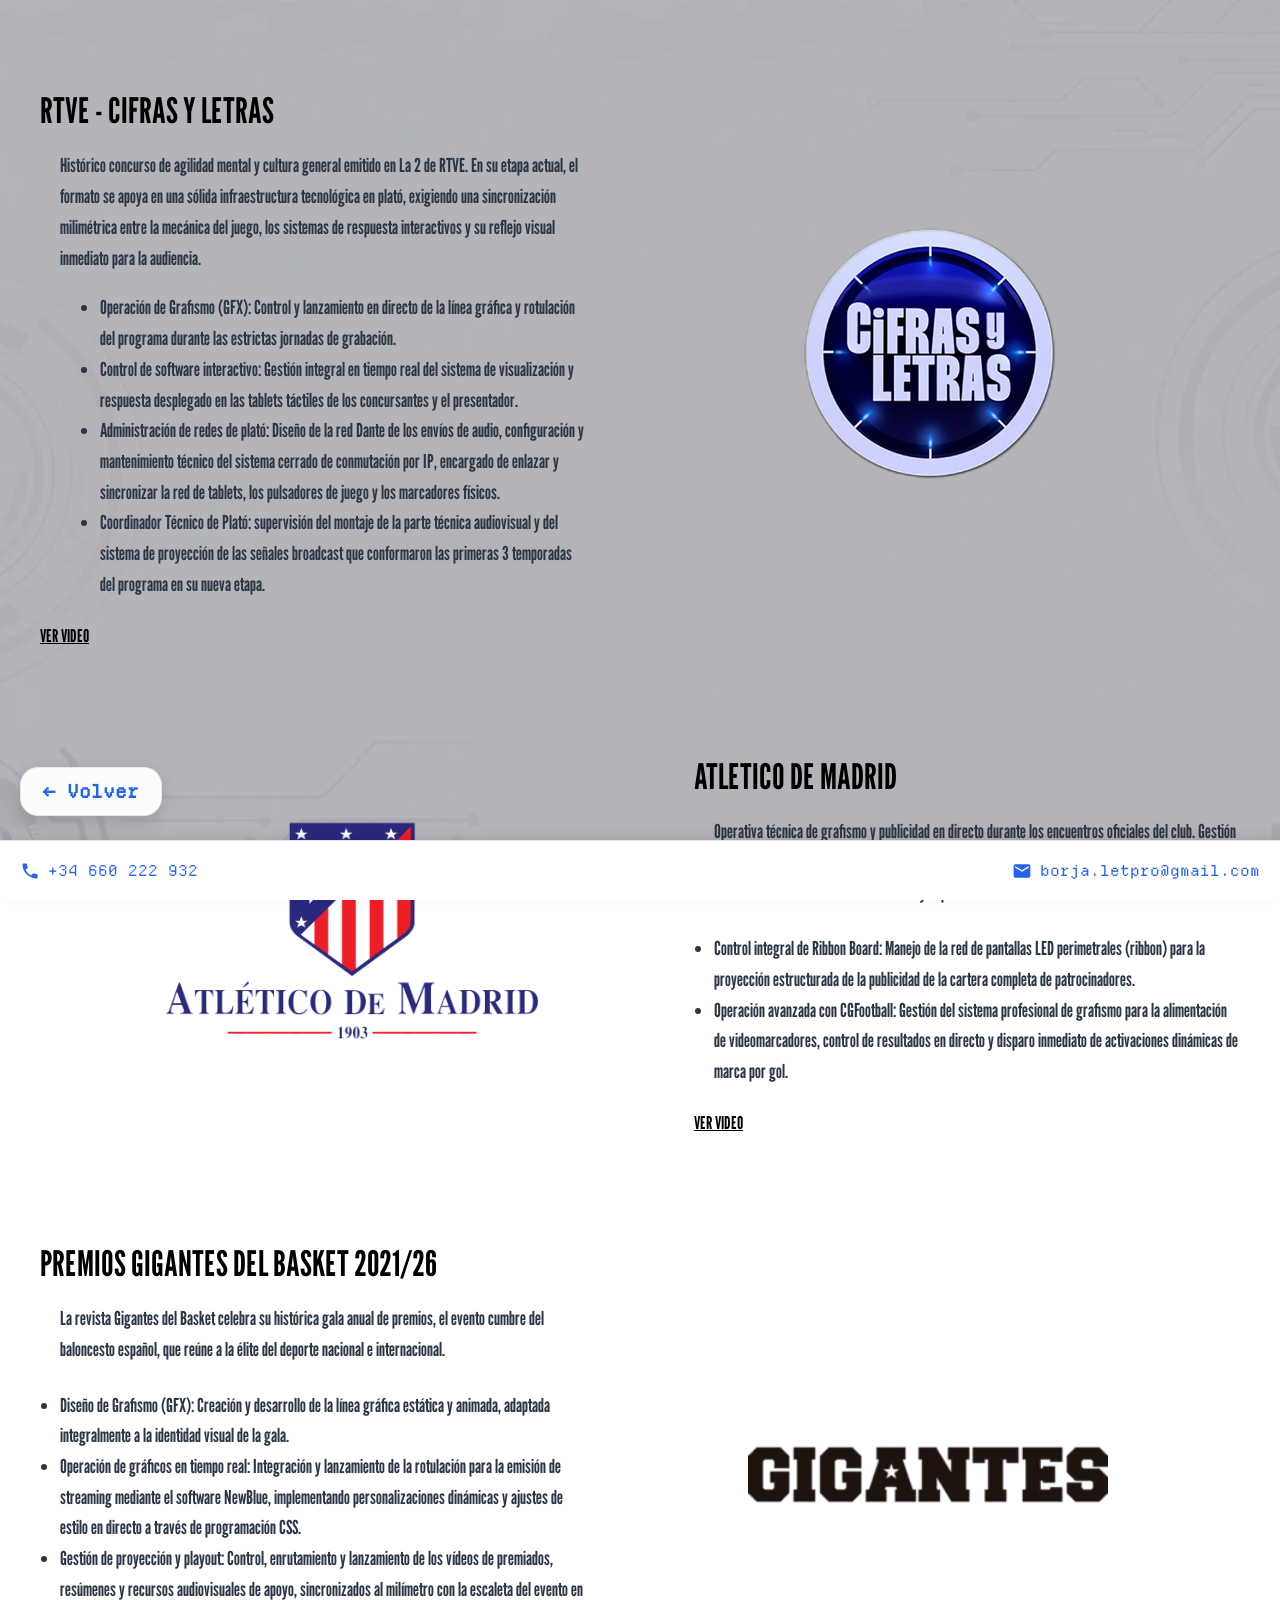
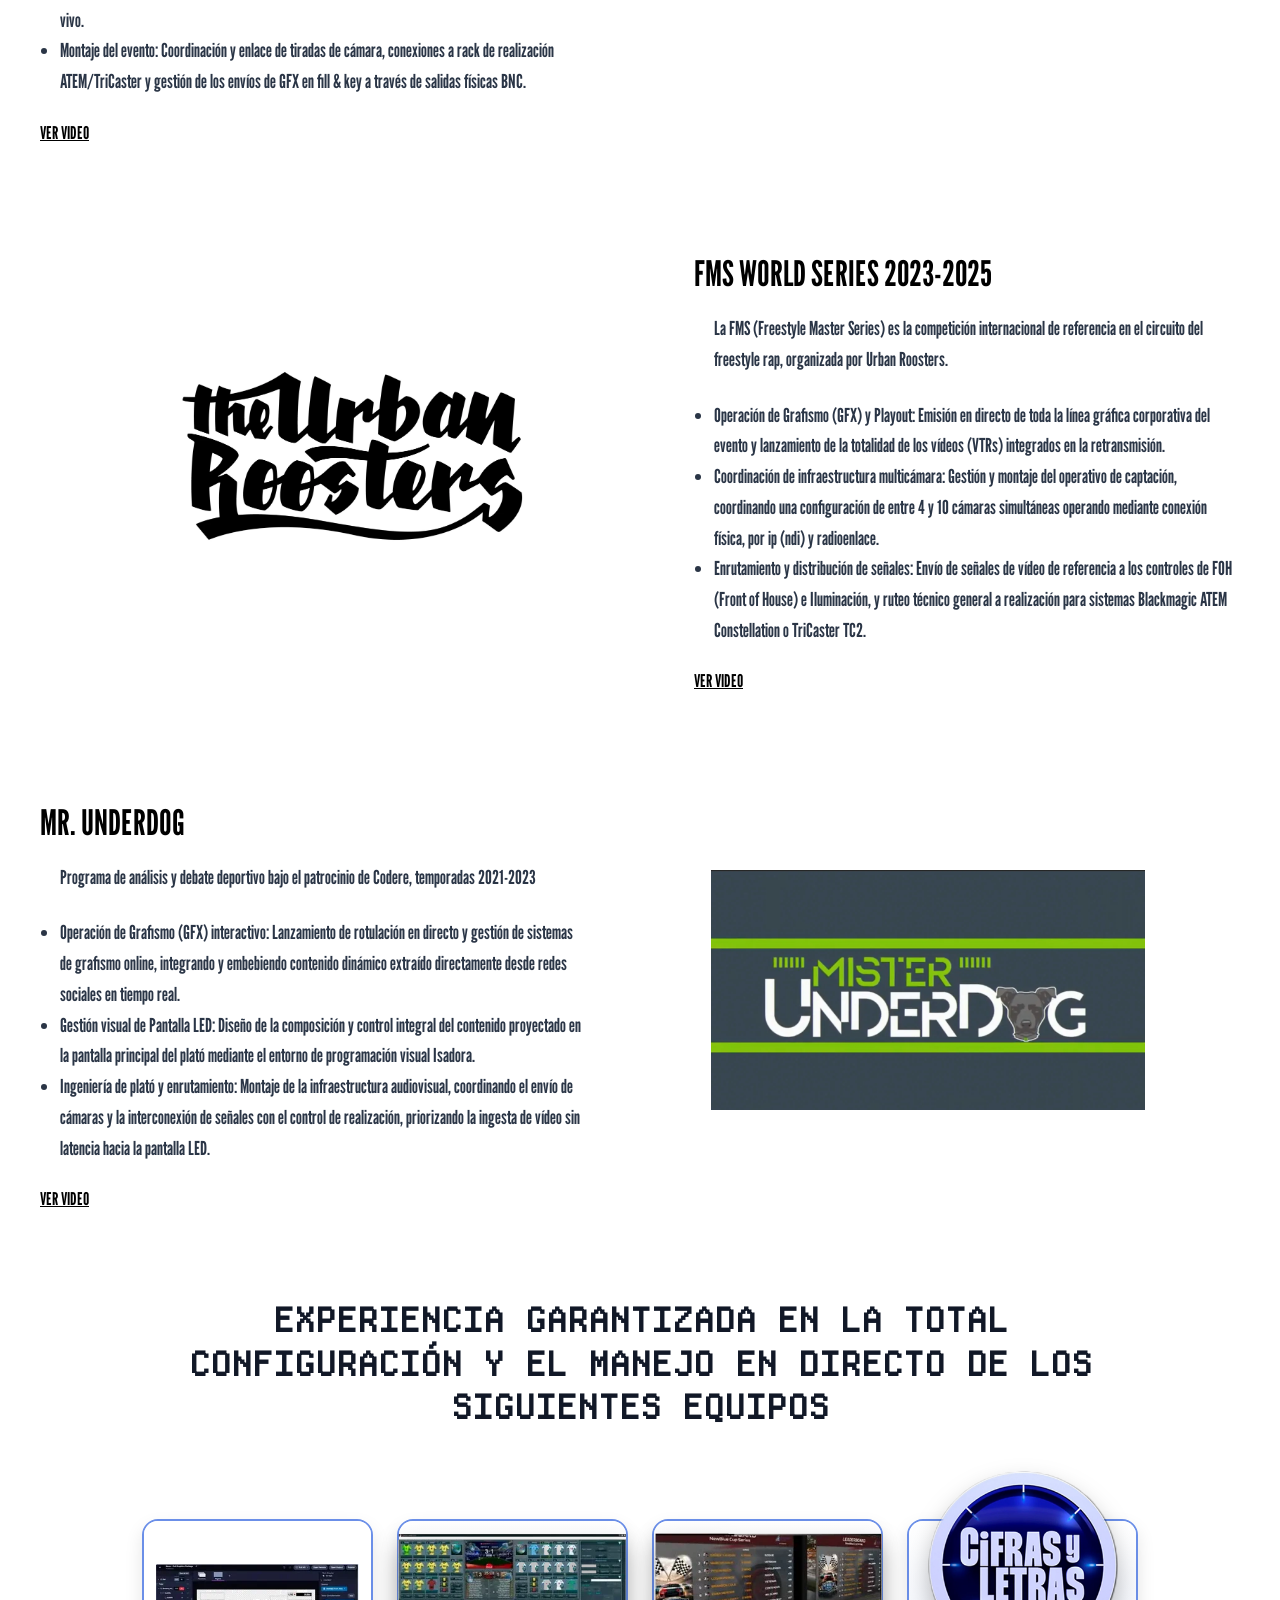
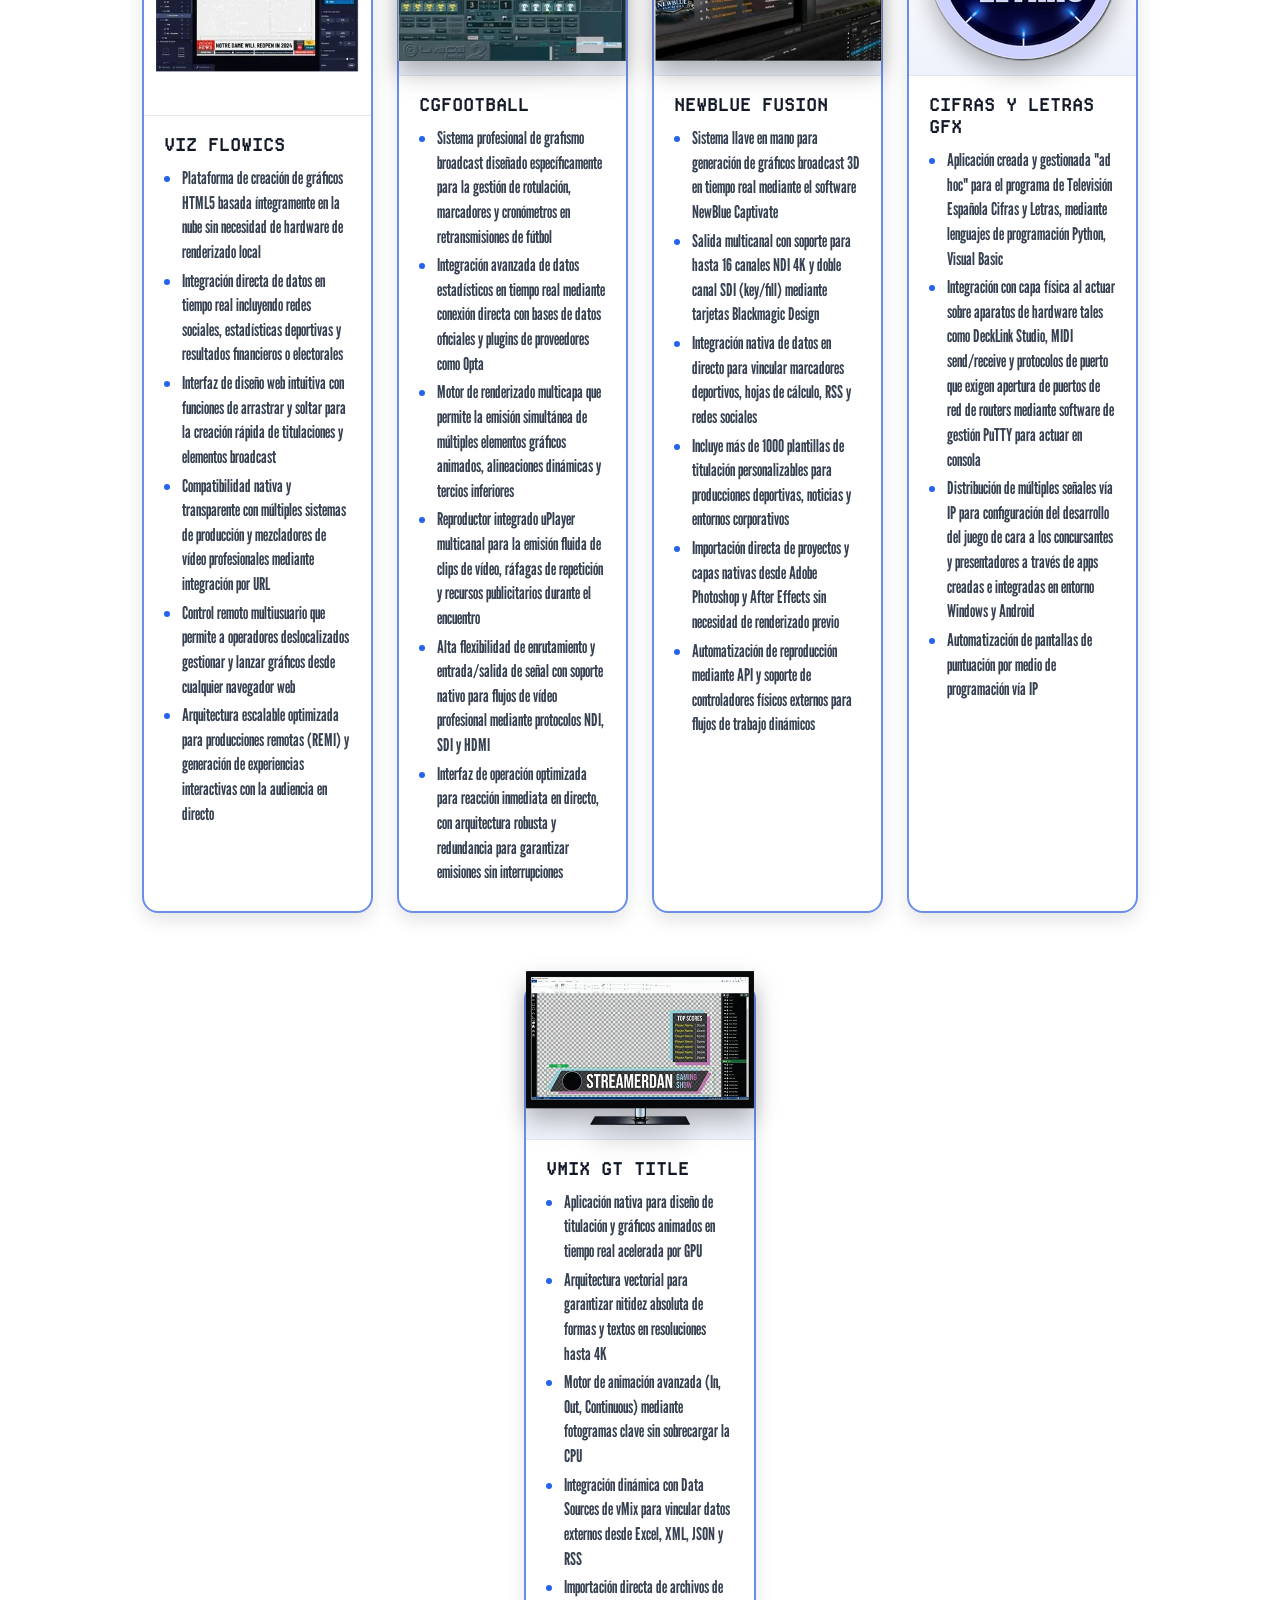
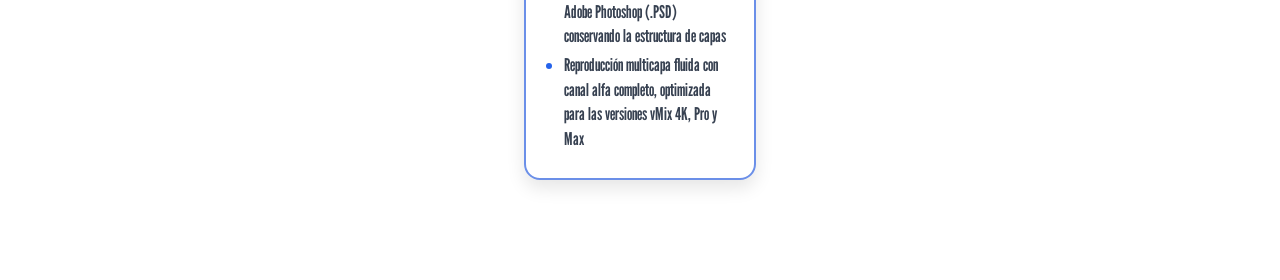
<file: gfx.html>
<!doctype html>
<html lang="es">
  <head>
    <meta charset="UTF-8" />
    <meta name="viewport" content="width=device-width, initial-scale=1.0" />
    <title>GFX - Borja Bonilla</title>
    <link rel="icon" href="gaveta/favicon.png" type="image/png" />
    <link rel="stylesheet" href="style.css" />
    <style>
      @import url("https://fonts.googleapis.com/css2?family=League+Gothic&display=swap");

      @font-face {
        font-family: "DepartureMono";
        src:
          url("DepartureMono-1.500/DepartureMono-Regular.woff2") format("woff2"),
          url("DepartureMono-1.500/DepartureMono-Regular.woff") format("woff");
        font-weight: normal;
        font-style: normal;
      }

      body {
        overflow: auto;
        padding-bottom: 60px;
        margin: 0;
        background:
          linear-gradient(rgba(17, 24, 39, 0.25), rgba(17, 24, 39, 0.25)),
          url("gaveta/fondo-general.webp") center center / cover no-repeat fixed;
        background-attachment: fixed;
      }
            /* ----- ESTILOS DE TEST.HTML ----- */

      .seccion-clientes {
        display: flex;
        flex-direction: column;
        gap: 80px;
        max-width: 1200px;
        margin: 40px auto 0;
        padding: 20px;
      }

      .cliente-fila {
        display: flex;
        align-items: center;
        justify-content: center;
        gap: 30px;
      }

      .cliente-fila:nth-child(even) {
        flex-direction: row-reverse;
      }

      .cliente-contenido {
        display: flex;
        flex-direction: column;
        justify-content: center;
        min-height: 300px;
        flex: 0.7;
      }

      .cliente-logo {
        display: flex;
        flex-direction: column;
        justify-content: center;
        min-height: 300px;
        flex: 0.8;
        align-items: center;
      }

      .cliente-logo img {
        width: 100%;
        max-width: 320px;
        height: 170px;
        object-fit: contain;
        border: none;
        background: transparent;
        display: block;
      }

      .cliente-logo.logo-cifras img {
        max-width: 500px;
        height: 300px;
      }
      
      .cliente-logo.logo-atm img {
        max-width: 400px;
        height: 300px;
      }

      .cliente-logo.logo-gigantes img {
        max-width: 360px;
        height: 190px;
      }

      .cliente-logo.logo-urban img {
        max-width: 360px;
        height: 190px;
      }

      .cliente-logo.logo-mrunderdog img {
        max-width: 560px;
        height: 240px;
      }
      .cliente-nombre {
        font-family: "League Gothic", "Arial Narrow", sans-serif;
        font-size: 2.2rem;
        text-transform: uppercase;
        margin-bottom: 15px;
        color: #000;
      }

      .cliente-descripcion {
        font-family: "League Gothic", "Arial Narrow", sans-serif;
        font-size: 1.2rem;
        line-height: 1.6;
        margin-bottom: 25px;
        padding-left: 20px;
      }

      .enlace-video {
        font-family: "League Gothic", "Arial Narrow", sans-serif;
        color: #000;
        text-decoration: underline;
        cursor: pointer;
        font-size: 1.1rem;
        font-weight: bold;
        display: inline-block;
      }

      .cliente-video-box {
        display: none;
        flex-direction: column;
        width: 100%;
      }

      .cliente-video-box iframe {
        width: 100%;
        height: 315px;
        border: none;
        margin-bottom: 15px;
      }

      .contenedor-galeria {
        width: 100%;
        max-width: 100%;
        margin: 0;
        padding: 0;
      }

      .boton-volver {
        position: fixed;
        bottom: 84px;
        left: 20px;
        z-index: 30;
        display: inline-block;
        padding: 12px 22px;
        background-color: rgba(255, 255, 255, 0.96);
        color: #2563eb;
        text-decoration: none;
        font-family: "DepartureMono", monospace;
        font-weight: 700;
        font-size: 1.15rem;
        border: 1px solid #e5e7eb;
        border-radius: 18px;
        box-shadow: 0 8px 18px rgba(0, 0, 0, 0.12);
        transition: all 0.3s ease;
      }

      .boton-volver:hover {
        background-color: #ffffff;
        color: #1d4ed8;
        transform: translateY(-2px);
        box-shadow: 0 10px 22px rgba(0, 0, 0, 0.16);
      }

      .titulo-seccion {
        display: none;
      }

      .banner-logos {
        position: fixed;
        bottom: 0;
        width: 100%;
        z-index: 20;
      }

      .pantalla-foto {
        height: 100vh;
        width: 100%;
        display: flex;
        flex-direction: column;
        justify-content: center;
        align-items: center;
        margin-bottom: 0;
        padding-bottom: 0;
        background-color: #f3f4f6;
        border-bottom: 1px solid #d1d5db;
        position: relative;
      }

      .pantalla-foto h2 {
        color: #1f2937;
        margin-bottom: 20px;
        font-size: 1.8rem;
      }

      .pantalla-foto img {
        width: 100%;
        height: 100%;
        object-fit: contain;
        border-radius: 0;
        box-shadow: none;
      }

      @media (max-width: 768px) {
        .cliente-fila,
        .cliente-fila:nth-child(even) {
          flex-direction: column-reverse;
          gap: 30px;
        }

        .cliente-logo,
        .cliente-contenido {
          width: 100%;
          min-height: auto;
        }

        body {
          padding-bottom: 80px;
        }

        .boton-volver {
          bottom: 88px;
          left: 12px;
          padding: 10px 18px;
          font-size: 0.95rem;
          border-radius: 14px;
        }

        .titulo-seccion {
          display: none;
        }
      }

      .banner-logos {
        position: fixed;
        bottom: 0;
        width: 100%;
        z-index: 20;
      }

      /* ========================================== */
      /* ESTILOS PARA LAS PANTALLAS (FULL SCREEN) */
      /* ========================================== */

      .pantalla-foto {
        height: 100vh; /* Obliga a la sección a medir el 100% de la altura de la ventana */
        width: 100%;
        display: flex;
        flex-direction: column;
        justify-content: center;
        align-items: center;
        margin-bottom: 0;
        padding-bottom: 0;
        background-color: #f3f4f6; /* Color de fondo gris suave por si la foto deja bandas a los lados */
        border-bottom: 1px solid #d1d5db;
        position: relative;
      }

      .pantalla-foto h2 {
        color: #1f2937;
        margin-bottom: 20px;
        font-size: 1.8rem;
      }

      .pantalla-foto img {
        width: 100%;
        height: 100%;
        object-fit: contain; /* Garantiza que la foto crezca al máximo sin cortar las letras */
        border-radius: 0; /* Sin bordes redondeados para que pegue a los marcos de la pantalla */
        box-shadow: none;
      }

      /* ========================================== */
      /* ADAPTACIÓN PARA MÓVILES */
      /* ========================================== */

      @media (max-width: 768px) {
        .cliente-fila,
        .cliente-fila:nth-child(even) {
          flex-direction: column-reverse;
          gap: 30px;
        }
        .cliente-logo,
        .cliente-contenido {
          width: 100%;
          min-height: auto;
        }
        body {
          padding-bottom: 80px;
        }

        .boton-volver {
          bottom: 88px;
          left: 12px;
          padding: 10px 18px;
          font-size: 0.95rem;
          border-radius: 14px;
        }

        .pantalla-foto {
          height: 100vh; /* En móvil también ocupará la pantalla entera */
        }
      }
    </style>
  </head>

  <body>
    <div class="contenedor-galeria">
      <a href="index.html" class="boton-volver">← Volver</a>

      <div class="seccion-clientes">
        <!-- COMIENZO CLIENTE RTVE - CIFRAS Y LETRAS -->
        <div class="cliente-fila">
          <div class="cliente-contenido">
            <div id="texto-cliente-1">
              <h2 class="cliente-nombre">RTVE - CIFRAS Y LETRAS</h2>
              <div class="cliente-descripcion">
                <p>
                  Histórico concurso de agilidad mental y cultura general
                  emitido en La 2 de RTVE. En su etapa actual, el formato se
                  apoya en una sólida infraestructura tecnológica en plató,
                  exigiendo una sincronización milimétrica entre la mecánica del
                  juego, los sistemas de respuesta interactivos y su reflejo
                  visual inmediato para la audiencia.
                </p>
                <ul>
                  <li>
                    <strong>Operación de Grafismo (GFX):</strong> Control y
                    lanzamiento en directo de la línea gráfica y rotulación del
                    programa durante las estrictas jornadas de grabación.
                  </li>
                  <li>
                    <strong>Control de software interactivo:</strong> Gestión
                    integral en tiempo real del sistema de visualización y
                    respuesta desplegado en las tablets táctiles de los
                    concursantes y el presentador.
                  </li>
                  <li>
                    <strong>Administración de redes de plató:</strong>
                    Diseño de la red <strong>Dante</strong> de los envíos de audio,
                    configuración y mantenimiento técnico del sistema cerrado de
                    conmutación por IP, encargado de enlazar y sincronizar la red
                    de tablets, los pulsadores de juego y los marcadores físicos.
                  </li>
                  <li>
                    <strong>Coordinador Técnico de Plató:</strong> supervisión del
                    montaje de la parte técnica audiovisual y del sistema de
                    proyección de las señales broadcast que conformaron las
                    primeras 3 temporadas del programa en su nueva etapa.
                  </li>
                </ul>
              </div>
              <a class="enlace-video" onclick="alternarBloque('1', true)">
                VER VIDEO
              </a>
            </div>

            <div id="video-cliente-1" class="cliente-video-box">
              <iframe
                src="https://www.youtube.com/embed/ClOMD-_Y7_0"
                allowfullscreen
              ></iframe>
              <a class="enlace-video" onclick="alternarBloque('1', false)"
                >← Volver a la descripción</a
              >
            </div>
          </div>

          <div class="cliente-logo logo-cifras">
            <img src="gaveta/cifrayletras.webp" alt="Cifras y Letras" />
          </div>
        </div>
        <!-- FINAL DEL CLIENTE RTVE - CIFRAS Y LETRAS -->

<!-- atletico de madrid ribbon -->
<div class="cliente-fila">
  <div class="cliente-contenido">
    <div id="texto-cliente-5">
      <h2 class="cliente-nombre">ATLETICO DE MADRID</h2>
      <p class="cliente-descripcion">
        Operativa técnica de grafismo y publicidad en directo durante los encuentros oficiales del club. Gestión bajo alta presión ante más de 50.000 espectadores, garantizando la emisión ininterrumpida y sincronizada de los activos comerciales y deportivos.
      </p>
      <ul class="cliente-descripcion">
    <li>
      <strong>Control integral de Ribbon Board:</strong> Manejo de la red de pantallas LED perimetrales (ribbon) para la proyección estructurada de la publicidad de la cartera completa de patrocinadores.
    </li>
    <li>
      <strong>Operación avanzada con CGFootball:</strong> Gestión del sistema profesional de grafismo para la alimentación de videomarcadores, control de resultados en directo y disparo inmediato de activaciones dinámicas de marca por gol.
    </li>
  </ul>
      <a class="enlace-video" onclick="alternarBloque('5', true)">
        VER VIDEO
      </a>
    </div>

    <div id="video-cliente-5" class="cliente-video-box">
      <iframe src="https://www.youtube.com/embed/kDcDypNB7oo" allowfullscreen></iframe>
      <a class="enlace-video" onclick="alternarBloque('5', false)">← Volver a la descripción</a>
    </div>
  </div>

  <div class="cliente-logo logo-atm">
    <img loading="lazy" src="gaveta/atm.webp" alt="Logo Atlético de Madrid" />
  </div>
</div>
<!-- FIN CLIENTE -->

        <!-- COMIENZO CLIENTE PREMIOS GIGANTES DEL BASKET 2021/26 -->
        <div class="cliente-fila">
          <div class="cliente-contenido">
            <div id="texto-cliente-2">
              <h2 class="cliente-nombre">
                PREMIOS GIGANTES DEL BASKET 2021/26
              </h2>
              <p class="cliente-descripcion">
                La revista <strong>Gigantes del Basket</strong> celebra su
                histórica gala anual de premios, el evento cumbre del baloncesto
                español, que reúne a la élite del deporte nacional e
                internacional.
              </p>
              <ul class="cliente-descripcion">
                <li>
                  <strong>Diseño de Grafismo (GFX):</strong> Creación y
                  desarrollo de la línea gráfica estática y animada, adaptada
                  integralmente a la identidad visual de la gala.
                </li>
                <li>
                  <strong>Operación de gráficos en tiempo real:</strong>
                  Integración y lanzamiento de la rotulación para la emisión de
                  streaming mediante el software NewBlue, implementando
                  personalizaciones dinámicas y ajustes de estilo en directo a
                  través de programación CSS.
                </li>
                <li>
                  <strong>Gestión de proyección y playout:</strong> Control,
                  enrutamiento y lanzamiento de los vídeos de premiados,
                  resúmenes y recursos audiovisuales de apoyo, sincronizados al
                  milímetro con la escaleta del evento en vivo.
                </li>
                <li>
                  <strong>Montaje del evento:</strong> Coordinación y enlace de
                  tiradas de cámara, conexiones a rack de realización
                  ATEM/TriCaster y gestión de los envíos de GFX en fill & key a
                  través de salidas físicas BNC.
                </li>
              </ul>
              <a class="enlace-video" onclick="alternarBloque('2', true)">
                VER VIDEO
              </a>
            </div>

            <div id="video-cliente-2" class="cliente-video-box">
              <iframe
                src="https://www.youtube.com/embed/4_SIlApP1RI"
                allowfullscreen
              ></iframe>
              <a class="enlace-video" onclick="alternarBloque('2', false)"
                >← Volver a la descripción</a
              >
            </div>
          </div>

          <div class="cliente-logo logo-gigantes">
            <img loading="lazy" src="gaveta/gigantes.webp" alt="Logo Gigantes del Basket" />
          </div>
        </div>
        <!-- FINAL DEL CLIENTE PREMIOS GIGANTES DEL BASKET 2021/26 -->

        <!-- COMIENZO CLIENTE FMS WORLD SERIES 2023-2025 -->
        <div class="cliente-fila">
          <div class="cliente-contenido">
            <div id="texto-cliente-3">
              <h2 class="cliente-nombre">FMS WORLD SERIES 2023-2025</h2>
              <p class="cliente-descripcion">
                La FMS (Freestyle Master Series) es la competición internacional
                de referencia en el circuito del freestyle rap, organizada por
                Urban Roosters.
              </p>

              <ul class="cliente-descripcion">
                <li>
                  <strong>Operación de Grafismo (GFX) y Playout:</strong>
                  Emisión en directo de toda la línea gráfica corporativa del
                  evento y lanzamiento de la totalidad de los vídeos (VTRs)
                  integrados en la retransmisión.
                </li>
                <li>
                  <strong>Coordinación de infraestructura multicámara:</strong>
                  Gestión y montaje del operativo de captación, coordinando una
                  configuración de entre 4 y 10 cámaras simultáneas operando
                  mediante conexión física, por ip (ndi) y radioenlace.
                </li>
                <li>
                  <strong>Enrutamiento y distribución de señales:</strong> Envío
                  de señales de vídeo de referencia a los controles de FOH
                  (Front of House) e Iluminación, y ruteo técnico general a
                  realización para sistemas Blackmagic ATEM Constellation o
                  TriCaster TC2.
                </li>
              </ul>
              <a class="enlace-video" onclick="alternarBloque('3', true)">
                VER VIDEO
              </a>
            </div>

            <div id="video-cliente-3" class="cliente-video-box">
              <a
                href="https://www.youtube.com/watch?v=eRfOTPFt9-w"
                target="_blank"
                rel="noopener noreferrer"
                title="Ver vídeo en YouTube"
              >
                <img loading="lazy"
                  src="gaveta/captura-video-fms.webp"
                  alt="Reproducir evento FMS World Series"
                  style="
                    width: 100%;
                    height: 315px;
                    object-fit: cover;
                    border: none;
                    margin-bottom: 15px;
                  "
                />
              </a>
              <a class="enlace-video" onclick="alternarBloque('3', false)"
                >← Volver a la descripción</a
              >
            </div>
          </div>

          <div class="cliente-logo logo-urban">
            <img loading="lazy" src="gaveta/urban.webp" alt="Logo Urban Roosters" />
          </div>
        </div>
        <!-- FINAL DEL CLIENTE FMS WORLD SERIES 2023-2025 -->

        <!-- COMIENZO CLIENTE MR. UNDERDOG -->
        <div class="cliente-fila">
          <div class="cliente-contenido">
            <div id="texto-cliente-4">
              <h2 class="cliente-nombre">MR. UNDERDOG</h2>
              <p class="cliente-descripcion">
                Programa de análisis y debate deportivo bajo el patrocinio de
                Codere, temporadas 2021-2023 
              </p>

              <ul class="cliente-descripcion">
                <li>
                  <strong>Operación de Grafismo (GFX) interactivo:</strong>
                  Lanzamiento de rotulación en directo y gestión de sistemas de
                  grafismo online, integrando y embebiendo contenido dinámico
                  extraído directamente desde redes sociales en tiempo real.
                </li>
                <li>
                  <strong>Gestión visual de Pantalla LED:</strong> Diseño de la
                  composición y control integral del contenido proyectado en la
                  pantalla principal del plató mediante el entorno de
                  programación visual Isadora.
                </li>
                <li>
                  <strong>Ingeniería de plató y enrutamiento:</strong> Montaje
                  de la infraestructura audiovisual, coordinando el envío de
                  cámaras y la interconexión de señales con el control de
                  realización, priorizando la ingesta de vídeo sin latencia
                  hacia la pantalla LED.
                </li>
              </ul>
              <a class="enlace-video" onclick="alternarBloque('4', true)">
                VER VIDEO
              </a>
            </div>

            <div id="video-cliente-4" class="cliente-video-box">
                <a href="https://www.youtube.com/watch?v=89nNJKqiukU" target="_blank" rel="noopener noreferrer" title="Ver vídeo en YouTube">
                    <!-- El object-fit asegura que la imagen respete el tamaño exacto del recuadro del vídeo -->
                    <img loading="lazy" src="gaveta/captura-video-codere.webp" alt="Reproducir evento Codere Mr Underdog" style="width: 100%; height: 315px; object-fit: cover; border: none; margin-bottom: 15px;">
                  </a>
              <a class="enlace-video" onclick="alternarBloque('4', false)"
                >← Volver a la descripción</a
              >
            </div>
          </div>

             <div class="cliente-logo logo-mrunderdog">
            <img loading="lazy" src="gaveta/mrunderdog.webp" alt="Logo Mr. Underdog" />
          </div>
        </div>
        <!-- FINAL DEL CLIENTE MR. UNDERDOG -->
      </div>

      

      <!-- ================= EQUIPOS (antes infografía 01gfx.webp) ================= -->
      <section class="seccion-equipos">
        <h2>Experiencia garantizada en la total configuración y el manejo en directo de los siguientes equipos</h2>
        <div class="rejilla-equipos">
          <article class="tarjeta-equipo">
            <div class="foto plana"><img loading="lazy" src="gaveta/equipos/viz-flowics.webp" alt="Viz Flowics" /></div>
            <div class="info">
              <h3>Viz Flowics</h3>
              <ul>
                <li>Plataforma de creación de gráficos HTML5 basada íntegramente en la nube sin necesidad de hardware de renderizado local</li>
                <li>Integración directa de datos en tiempo real incluyendo redes sociales, estadísticas deportivas y resultados financieros o electorales</li>
                <li>Interfaz de diseño web intuitiva con funciones de arrastrar y soltar para la creación rápida de titulaciones y elementos broadcast</li>
                <li>Compatibilidad nativa y transparente con múltiples sistemas de producción y mezcladores de vídeo profesionales mediante integración por URL</li>
                <li>Control remoto multiusuario que permite a operadores deslocalizados gestionar y lanzar gráficos desde cualquier navegador web</li>
                <li>Arquitectura escalable optimizada para producciones remotas (REMI) y generación de experiencias interactivas con la audiencia en directo</li>
              </ul>
            </div>
          </article>
          <article class="tarjeta-equipo">
            <div class="foto"><img loading="lazy" src="gaveta/equipos/cgfootball.webp" alt="CGFootball" /></div>
            <div class="info">
              <h3>CGFootball</h3>
              <ul>
                <li>Sistema profesional de grafismo broadcast diseñado específicamente para la gestión de rotulación, marcadores y cronómetros en retransmisiones de fútbol</li>
                <li>Integración avanzada de datos estadísticos en tiempo real mediante conexión directa con bases de datos oficiales y plugins de proveedores como Opta</li>
                <li>Motor de renderizado multicapa que permite la emisión simultánea de múltiples elementos gráficos animados, alineaciones dinámicas y tercios inferiores</li>
                <li>Reproductor integrado uPlayer multicanal para la emisión fluida de clips de vídeo, ráfagas de repetición y recursos publicitarios durante el encuentro</li>
                <li>Alta flexibilidad de enrutamiento y entrada/salida de señal con soporte nativo para flujos de vídeo profesional mediante protocolos NDI, SDI y HDMI</li>
                <li>Interfaz de operación optimizada para reacción inmediata en directo, con arquitectura robusta y redundancia para garantizar emisiones sin interrupciones</li>
              </ul>
            </div>
          </article>
          <article class="tarjeta-equipo">
            <div class="foto"><img loading="lazy" src="gaveta/equipos/newblue-fusion.webp" alt="NewBlue Fusion" /></div>
            <div class="info">
              <h3>NewBlue Fusion</h3>
              <ul>
                <li>Sistema llave en mano para generación de gráficos broadcast 3D en tiempo real mediante el software NewBlue Captivate</li>
                <li>Salida multicanal con soporte para hasta 16 canales NDI 4K y doble canal SDI (key/fill) mediante tarjetas Blackmagic Design</li>
                <li>Integración nativa de datos en directo para vincular marcadores deportivos, hojas de cálculo, RSS y redes sociales</li>
                <li>Incluye más de 1000 plantillas de titulación personalizables para producciones deportivas, noticias y entornos corporativos</li>
                <li>Importación directa de proyectos y capas nativas desde Adobe Photoshop y After Effects sin necesidad de renderizado previo</li>
                <li>Automatización de reproducción mediante API y soporte de controladores físicos externos para flujos de trabajo dinámicos</li>
              </ul>
            </div>
          </article>
          <article class="tarjeta-equipo">
            <div class="foto"><img loading="lazy" src="gaveta/equipos/cifras-gfx.webp" alt="Logo de Cifras y Letras" /></div>
            <div class="info">
              <h3>Cifras y Letras GFX</h3>
              <ul>
                <li>Aplicación creada y gestionada "ad hoc" para el programa de Televisión Española Cifras y Letras, mediante lenguajes de programación Python, Visual Basic</li>
                <li>Integración con capa física al actuar sobre aparatos de hardware tales como DeckLink Studio, MIDI send/receive y protocolos de puerto que exigen apertura de puertos de red de routers mediante software de gestión PuTTY para actuar en consola</li>
                <li>Distribución de múltiples señales vía IP para configuración del desarrollo del juego de cara a los concursantes y presentadores a través de apps creadas e integradas en entorno Windows y Android</li>
                <li>Automatización de pantallas de puntuación por medio de programación vía IP</li>
              </ul>
            </div>
          </article>
          <article class="tarjeta-equipo">
            <div class="foto"><img loading="lazy" src="gaveta/equipos/vmix-gt-title.webp" alt="vMix GT Title" /></div>
            <div class="info">
              <h3>vMix GT Title</h3>
              <ul>
                <li>Aplicación nativa para diseño de titulación y gráficos animados en tiempo real acelerada por GPU</li>
                <li>Arquitectura vectorial para garantizar nitidez absoluta de formas y textos en resoluciones hasta 4K</li>
                <li>Motor de animación avanzada (In, Out, Continuous) mediante fotogramas clave sin sobrecargar la CPU</li>
                <li>Integración dinámica con Data Sources de vMix para vincular datos externos desde Excel, XML, JSON y RSS</li>
                <li>Importación directa de archivos de Adobe Photoshop (.PSD) conservando la estructura de capas</li>
                <li>Reproducción multicapa fluida con canal alfa completo, optimizada para las versiones vMix 4K, Pro y Max</li>
              </ul>
            </div>
          </article>
        </div>
      </section>
    </div>



    <script>
      function alternarBloque(id, mostrarVideo) {
        const texto = document.getElementById("texto-cliente-" + id);
        const video = document.getElementById("video-cliente-" + id);

        if (mostrarVideo) {
          texto.style.display = "none";
          video.style.display = "flex";
        } else {
          texto.style.display = "block";
          video.style.display = "none";
        }
      }
    </script>
    <script src="banner-clientes.js"></script>
  </body>
</html>
</file>
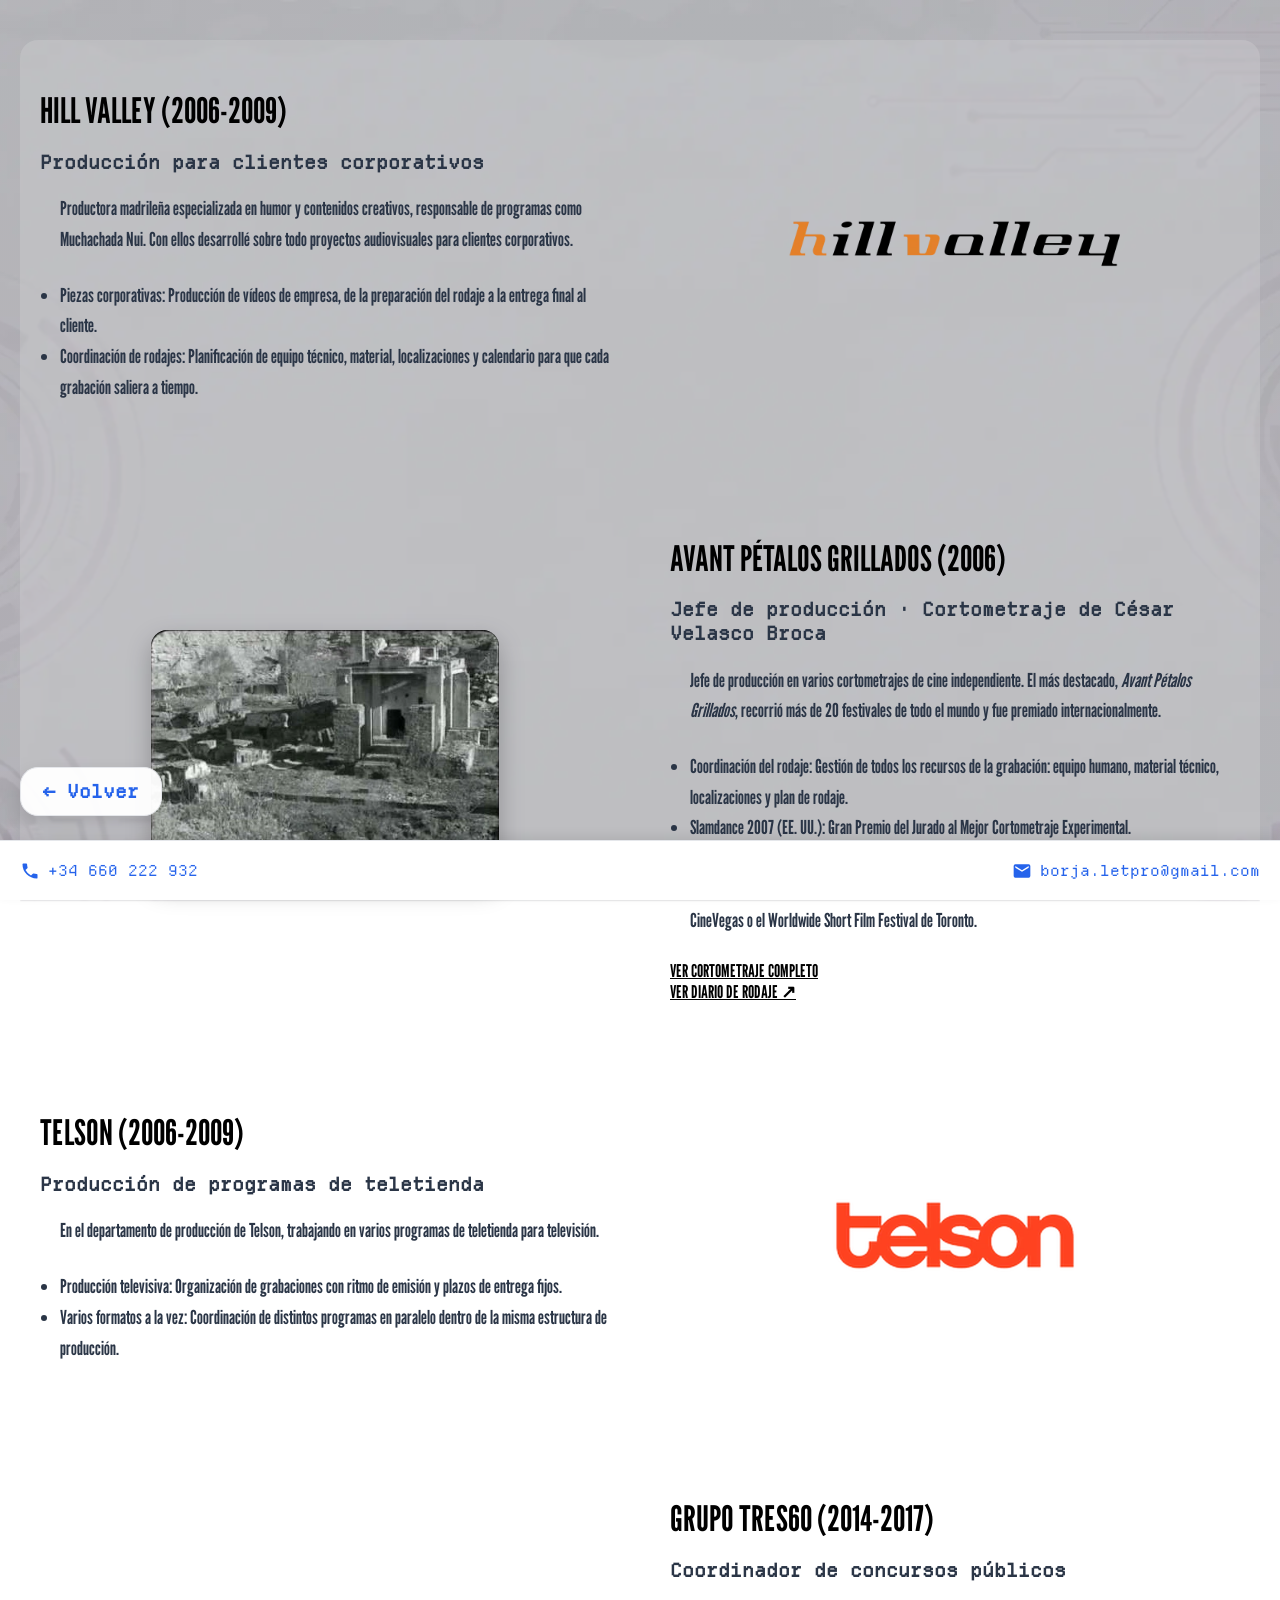
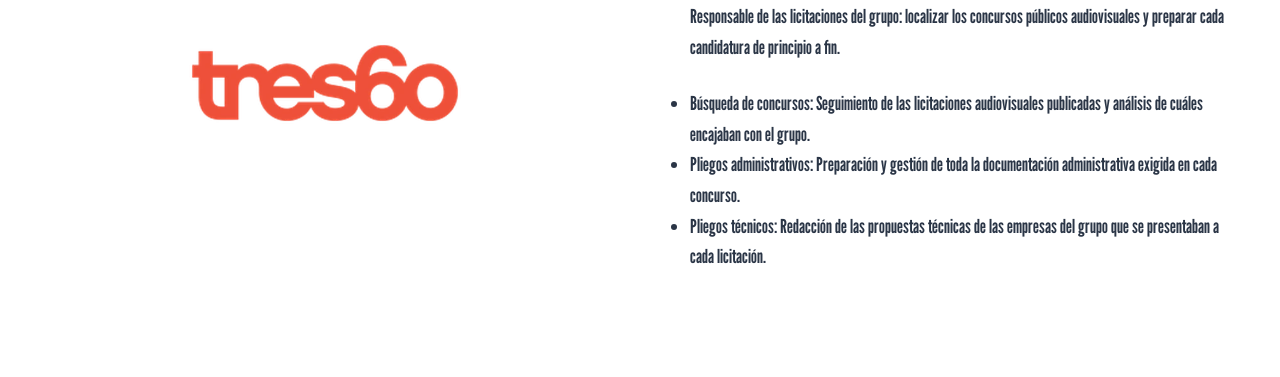
<file: produccion.html>
<!doctype html>
<html lang="es">
  <head>
    <meta charset="UTF-8" />
    <meta name="viewport" content="width=device-width, initial-scale=1.0" />
    <title>Producción cine/broadcast - Borja Bonilla</title>
    <link rel="icon" href="gaveta/favicon.png" type="image/png" />
    <link rel="stylesheet" href="style.css" />
    <style>
      @import url("https://fonts.googleapis.com/css2?family=League+Gothic&display=swap");

      @font-face {
        font-family: "DepartureMono";
        src:
          url("DepartureMono-1.500/DepartureMono-Regular.woff2") format("woff2"),
          url("DepartureMono-1.500/DepartureMono-Regular.woff") format("woff");
        font-weight: normal;
        font-style: normal;
      }

      body {
        overflow: auto;
        padding-bottom: 60px;
        margin: 0;
        background:
          linear-gradient(rgba(17, 24, 39, 0.25), rgba(17, 24, 39, 0.25)),
          url("gaveta/fondo-general.webp") center center / cover no-repeat fixed;
        background-attachment: fixed;
      }
      /* ----- ESTILOS DE TEST.HTML ----- */
      .seccion-clientes {
        display: flex;
        flex-direction: column;
        gap: 80px;
        max-width: 1200px;
        margin: 40px auto 0;
        padding: 20px;
        background: rgba(255, 255, 255, 0.15);
        backdrop-filter: blur(1px);
        border-radius: 18px;
      }

      .cliente-fila {
        display: flex;
        align-items: center;
        justify-content: space-between;
        gap: 60px;
      }

      .cliente-fila:nth-child(even) {
        flex-direction: row-reverse;
      }

      .cliente-contenido,
      .cliente-logo {
        flex: 1;
        display: flex;
        flex-direction: column;
        justify-content: center;
        min-height: 300px;
      }

      .cliente-logo {
        align-items: center;
      }

      .cliente-logo img {
        max-width: 100%;
        max-height: 250px;
        object-fit: contain;
        border: none;
        background: transparent;
      }

      .cliente-nombre {
        font-family: "League Gothic", "Arial Narrow", sans-serif;
        font-size: 2.2rem;
        text-transform: uppercase;
        margin-bottom: 15px;
        color: #000;
      }

      .cliente-descripcion {
        font-family: "League Gothic", "Arial Narrow", sans-serif;
        font-size: 1.2rem;
        line-height: 1.6;
        margin-bottom: 25px;
        padding-left: 20px;
      }

      .enlace-video {
        font-family: "League Gothic", "Arial Narrow", sans-serif;
        color: #000;
        text-decoration: underline;
        cursor: pointer;
        font-size: 1.1rem;
        font-weight: bold;
        display: inline-block;
      }

      .cliente-video-box {
        display: none;
        flex-direction: column;
        width: 100%;
      }

      .cliente-video-box iframe {
        width: 100%;
        height: 315px;
        border: none;
        margin-bottom: 15px;
      }

      .contenedor-galeria {
        width: 100%;
        max-width: 100%;
        margin: 0;
        padding: 0;
      }
      .boton-volver {
        position: fixed;
        bottom: 84px;
        left: 20px;
        z-index: 30;
        display: inline-block;
        padding: 12px 22px;
        background-color: rgba(255, 255, 255, 0.96);
        color: #2563eb;
        text-decoration: none;
        font-family: "DepartureMono", monospace;
        font-weight: 700;
        font-size: 1.15rem;
        border: 1px solid #e5e7eb;
        border-radius: 18px;
        box-shadow: 0 8px 18px rgba(0, 0, 0, 0.12);
        transition: all 0.3s ease;
      }
      .boton-volver:hover {
        background-color: #ffffff;
        color: #1d4ed8;
        transform: translateY(-2px);
        box-shadow: 0 10px 22px rgba(0, 0, 0, 0.16);
      }
      .titulo-seccion {
        display: none;
      }
      .banner-logos {
        position: fixed;
        bottom: 0;
        width: 100%;
        z-index: 20;
      }
      .pantalla-foto {
        height: 100vh;
        width: 100%;
        display: flex;
        flex-direction: column;
        justify-content: center;
        align-items: center;
        margin-bottom: 0;
        padding-bottom: 0;
        background-color: #f3f4f6;
        border-bottom: 1px solid #d1d5db;
        position: relative;
      }
      .pantalla-foto h2 {
        color: #1f2937;
        margin-bottom: 20px;
        font-size: 1.8rem;
      }
      .pantalla-foto img {
        width: 100%;
        height: 100%;
        object-fit: contain;
        border-radius: 0;
        box-shadow: none;
      }

      @media (max-width: 768px) {
        .cliente-fila,
        .cliente-fila:nth-child(even) {
          flex-direction: column-reverse;
          gap: 30px;
        }
        .cliente-logo,
        .cliente-contenido {
          width: 100%;
          min-height: auto;
        }
        body {
          padding-bottom: 80px;
        }
        .boton-volver {
          bottom: 88px;
          left: 12px;
          padding: 10px 18px;
          font-size: 0.95rem;
          border-radius: 14px;
        }
        .pantalla-foto {
          height: 100vh;
        }
      }
    </style>
  </head>
  <body>
    <div class="contenedor-galeria">
      <a href="index.html" class="boton-volver">← Volver</a>

      <div class="seccion-clientes">
        <!-- Hill Valley -->
        <div class="cliente-fila">
          <div class="cliente-contenido">
            <div id="texto-cliente-1">
              <h2 class="cliente-nombre">HILL VALLEY (2006-2009)</h2>
              <h3>Producción para clientes corporativos</h3>
              <p class="cliente-descripcion">
                Productora madrileña especializada en humor y contenidos
                creativos, responsable de programas como Muchachada Nui. Con
                ellos desarrollé sobre todo proyectos
                audiovisuales para clientes corporativos.
              </p>
              <ul class="cliente-descripcion">
                <li>
                  <strong>Piezas corporativas:</strong>
                  Producción de vídeos de empresa, de la preparación del
                  rodaje a la entrega final al cliente.
                </li>
                <li>
                  <strong>Coordinación de rodajes:</strong>
                  Planificación de equipo técnico, material, localizaciones y
                  calendario para que cada grabación saliera a tiempo.
                </li>
              </ul>
            </div>
          </div>
          <div class="cliente-logo">
            <img loading="lazy" src="gaveta/hill-valley.webp" alt="Logo de Hill Valley" style="max-width: 340px;" />
          </div>
        </div>

        <!-- Avant Pétalos Grillados -->
        <div class="cliente-fila">
          <div class="cliente-contenido">
            <div id="texto-cliente-2">
              <h2 class="cliente-nombre">AVANT PÉTALOS GRILLADOS (2006)</h2>
              <h3>Jefe de producción · Cortometraje de César Velasco Broca</h3>
              <p class="cliente-descripcion">
                Jefe de producción en varios cortometrajes de cine
                independiente. El más destacado, <em>Avant Pétalos
                Grillados</em>, recorrió más de 20 festivales de todo el mundo
                y fue premiado internacionalmente.
              </p>
              <ul class="cliente-descripcion">
                <li>
                  <strong>Coordinación del rodaje:</strong>
                  Gestión de todos los recursos de la grabación: equipo
                  humano, material técnico, localizaciones y plan de rodaje.
                </li>
                <li>
                  <strong>Slamdance 2007 (EE.&nbsp;UU.):</strong>
                  Gran Premio del Jurado al Mejor Cortometraje Experimental.
                </li>
                <li>
                  <strong>Festival de Cine Fantástico de Málaga 2007:</strong>
                  Premio del Jurado Internacional al Mejor Cortometraje Español.
                </li>
                <li>
                  <strong>Recorrido internacional:</strong>
                  Nominado al Méliès d'Or y proyectado en festivales como
                  Maryland Film Festival, CineVegas o el Worldwide Short Film
                  Festival de Toronto.
                </li>
              </ul>
              <a class="enlace-video" onclick="alternarBloque('2', true)">
                VER CORTOMETRAJE COMPLETO
              </a>
              <br />
              <a
                class="enlace-video"
                href="https://www.youtube.com/watch?v=MTC2je93EkM"
                target="_blank"
                rel="noopener"
                >VER DIARIO DE RODAJE ↗</a
              >
            </div>
            <div id="video-cliente-2" class="cliente-video-box">
              <iframe
                src="https://www.youtube.com/embed/FrTd5_PUDX4"
                title="Avant Pétalos Grillados (cortometraje completo)"
                allowfullscreen
              ></iframe>
              <a class="enlace-video" onclick="alternarBloque('2', false)"
                >← Volver a la descripción</a
              >
            </div>
          </div>
          <div class="cliente-logo">
            <img
              loading="lazy"
              src="gaveta/avant-petalos-grillados.webp"
              alt="Fotograma del cortometraje Avant Pétalos Grillados"
              style="
                border-radius: 16px;
                box-shadow: 0 10px 24px rgba(0, 0, 0, 0.25);
              "
            />
          </div>
        </div>

        <!-- Telson -->
        <div class="cliente-fila">
          <div class="cliente-contenido">
            <div id="texto-cliente-3">
              <h2 class="cliente-nombre">TELSON (2006-2009)</h2>
              <h3>Producción de programas de teletienda</h3>
              <p class="cliente-descripcion">
                En el departamento de producción de Telson, trabajando en
                varios programas de teletienda para televisión.
              </p>
              <ul class="cliente-descripcion">
                <li>
                  <strong>Producción televisiva:</strong>
                  Organización de grabaciones con ritmo de emisión y plazos
                  de entrega fijos.
                </li>
                <li>
                  <strong>Varios formatos a la vez:</strong>
                  Coordinación de distintos programas en paralelo dentro de
                  la misma estructura de producción.
                </li>
              </ul>
            </div>
          </div>
          <div class="cliente-logo">
            <img loading="lazy" src="gaveta/telson.webp" alt="Logo de Telson" style="max-width: 260px;" />
          </div>
        </div>

        <!-- Grupo Tres60 -->
        <div class="cliente-fila">
          <div class="cliente-contenido">
            <div id="texto-cliente-4">
              <h2 class="cliente-nombre">GRUPO TRES60 (2014-2017)</h2>
              <h3>Coordinador de concursos públicos</h3>
              <p class="cliente-descripcion">
                Responsable de las licitaciones del grupo: localizar los
                concursos públicos audiovisuales y preparar cada candidatura
                de principio a fin.
              </p>
              <ul class="cliente-descripcion">
                <li>
                  <strong>Búsqueda de concursos:</strong>
                  Seguimiento de las licitaciones audiovisuales publicadas y
                  análisis de cuáles encajaban con el grupo.
                </li>
                <li>
                  <strong>Pliegos administrativos:</strong>
                  Preparación y gestión de toda la documentación
                  administrativa exigida en cada concurso.
                </li>
                <li>
                  <strong>Pliegos técnicos:</strong>
                  Redacción de las propuestas técnicas de las empresas del
                  grupo que se presentaban a cada licitación.
                </li>
              </ul>
            </div>
          </div>
          <div class="cliente-logo">
            <img loading="lazy" src="gaveta/tres60.webp" alt="Logo de Grupo Tres60" style="max-width: 280px;" />
          </div>
        </div>
      </div>
    </div>

    <script>
      function alternarBloque(id, mostrarVideo) {
        const texto = document.getElementById("texto-cliente-" + id);
        const video = document.getElementById("video-cliente-" + id);

        if (mostrarVideo) {
          texto.style.display = "none";
          video.style.display = "flex";
        } else {
          texto.style.display = "block";
          video.style.display = "none";
        }
      }
    </script>
    <script src="banner-clientes.js"></script>
  </body>
</html>
</file>
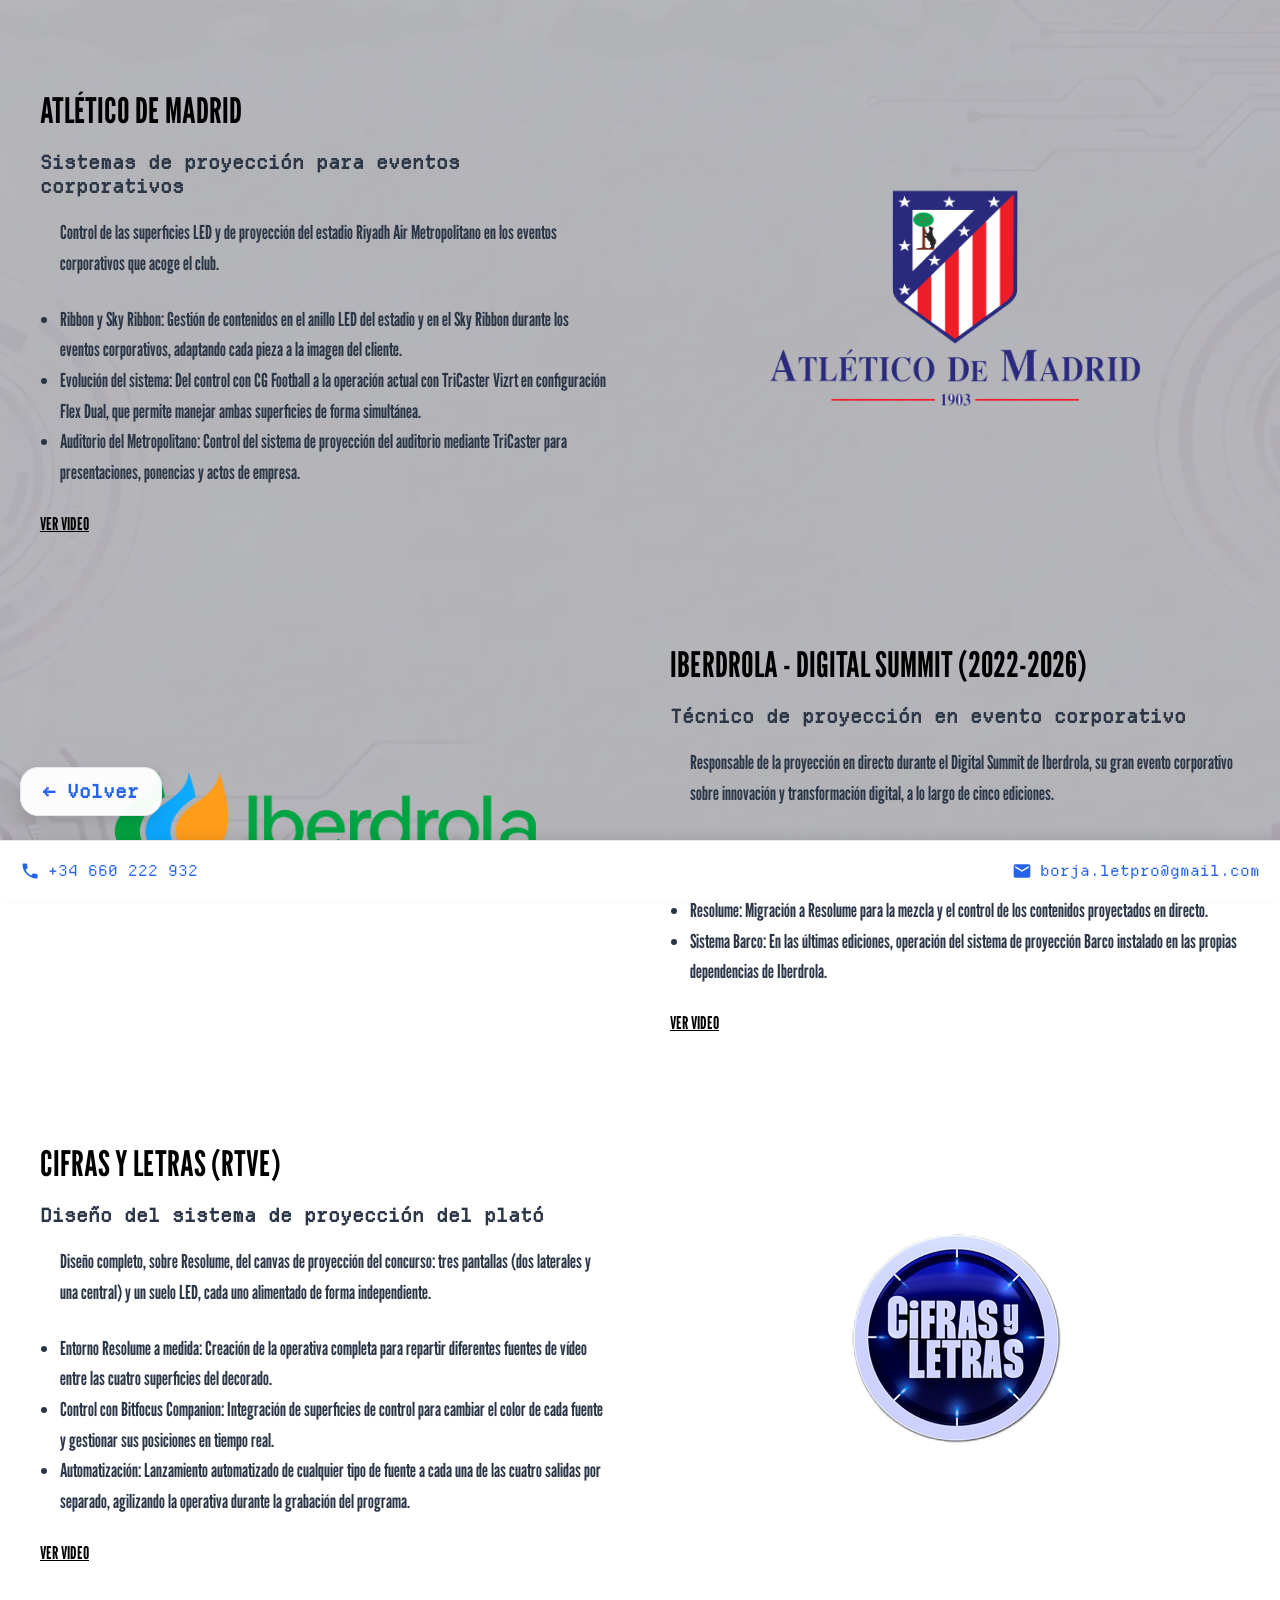
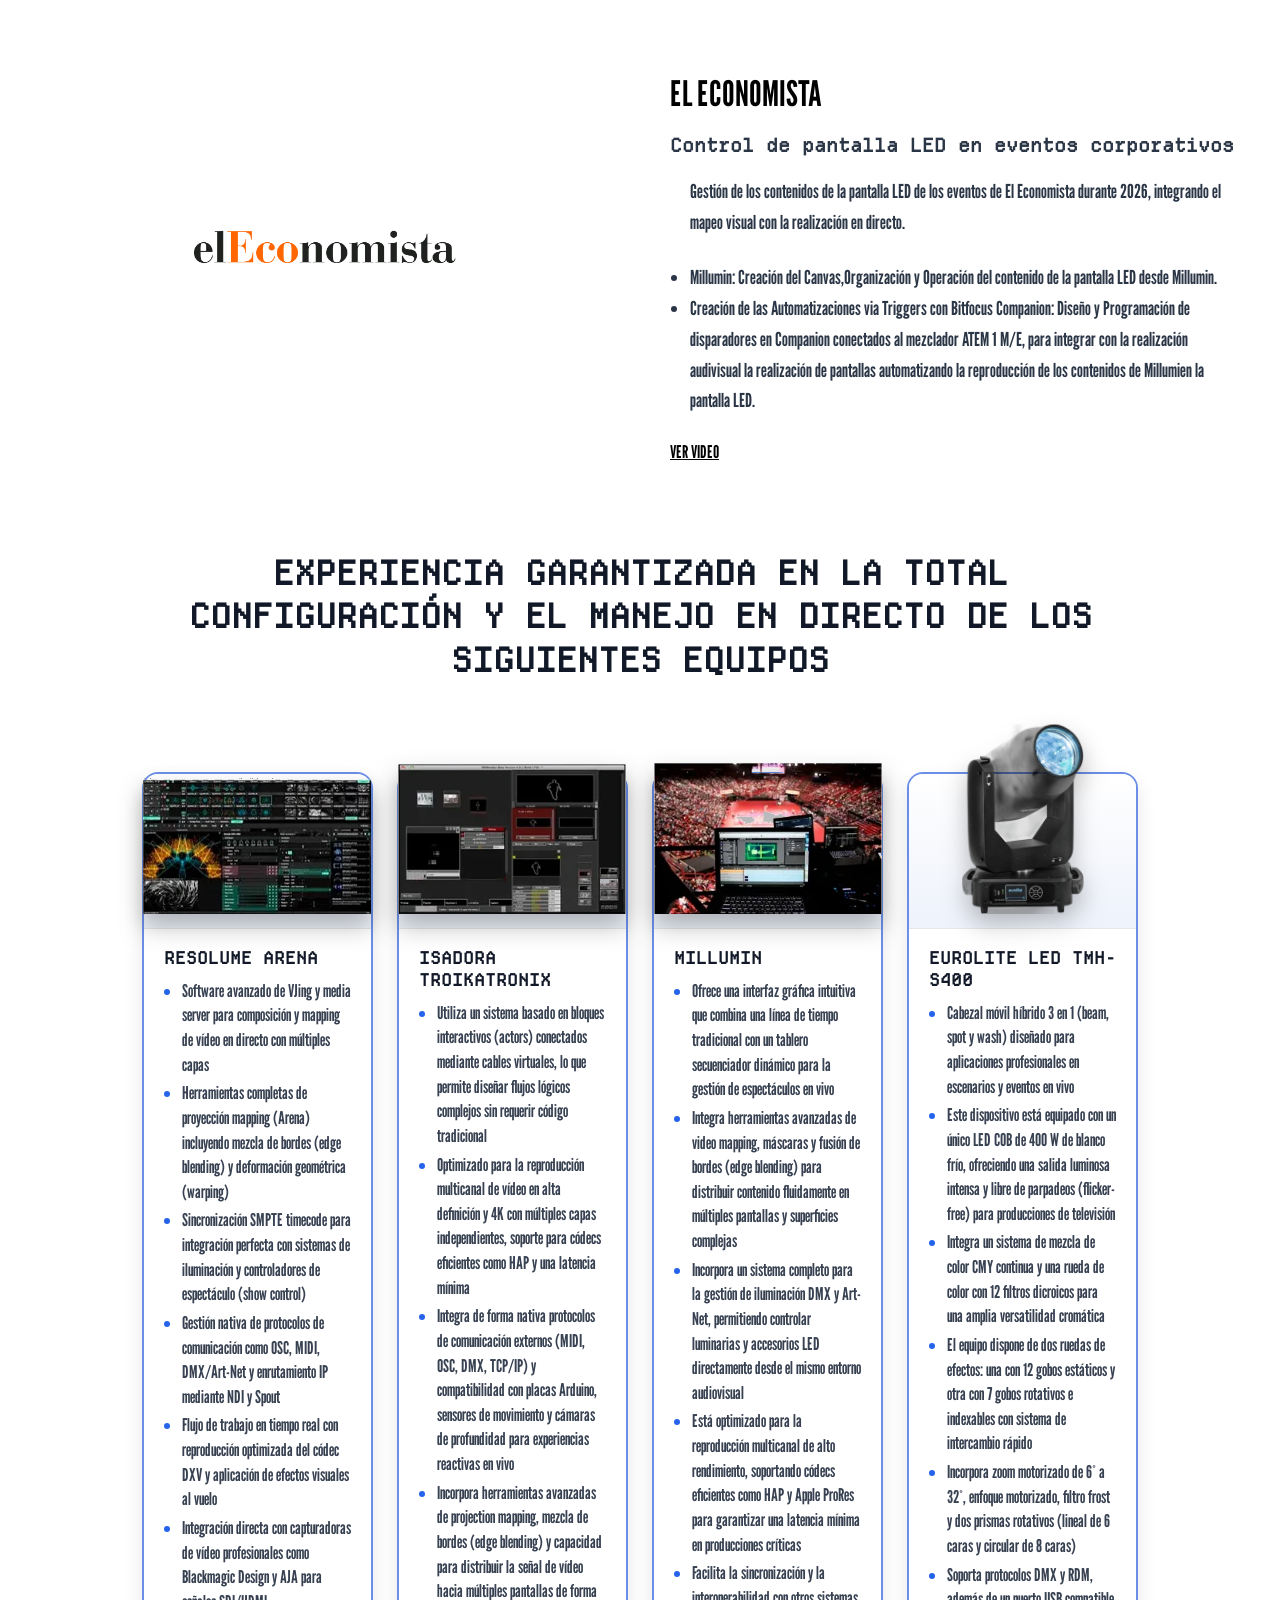
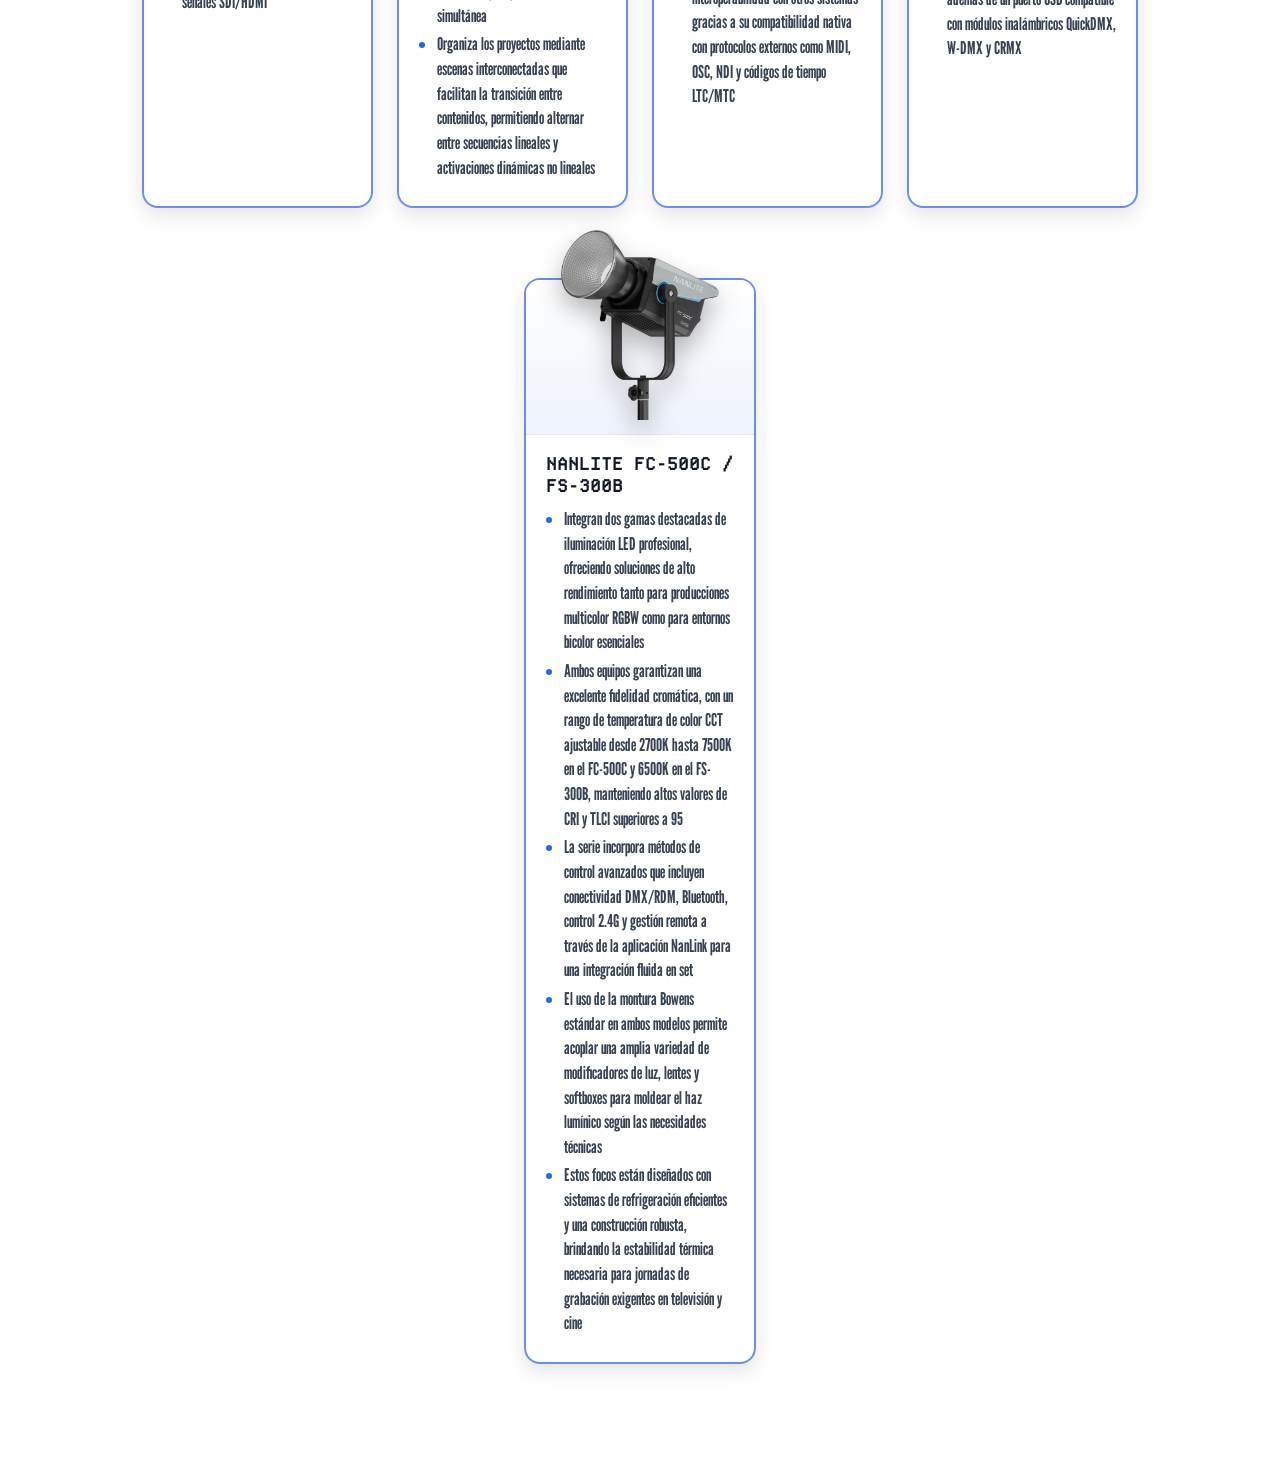
<file: proyeccion.html>
<!doctype html>
<html lang="es">
  <head>
    <meta charset="UTF-8" />
    <meta name="viewport" content="width=device-width, initial-scale=1.0" />
    <title>Sistemas de Proyección - Borja Bonilla</title>
    <link rel="icon" href="gaveta/favicon.png" type="image/png" />
    <link rel="stylesheet" href="style.css" />
    <style>
     @import url("https://fonts.googleapis.com/css2?family=League+Gothic&display=swap");

      @font-face {
        font-family: "DepartureMono";
        src:
          url("DepartureMono-1.500/DepartureMono-Regular.woff2") format("woff2"),
          url("DepartureMono-1.500/DepartureMono-Regular.woff") format("woff");
        font-weight: normal;
        font-style: normal;
      }

      body {
        overflow: auto;
        padding-bottom: 60px;
        margin: 0;
        background:
          linear-gradient(rgba(17, 24, 39, 0.25), rgba(17, 24, 39, 0.25)),
          url("gaveta/fondo-general.webp") center center / cover no-repeat fixed;
        background-attachment: fixed;
      }
      .seccion-clientes {
        display: flex;
        flex-direction: column;
        gap: 80px;
        max-width: 1200px;
        margin: 40px auto 0;
        padding: 20px;
      }

      .cliente-fila {
        display: flex;
        align-items: center;
        justify-content: space-between;
        gap: 60px;
      }

      .cliente-fila:nth-child(even) {
        flex-direction: row-reverse;
      }

      .cliente-contenido,
      .cliente-logo {
        flex: 1;
        display: flex;
        flex-direction: column;
        justify-content: center;
        min-height: 300px;
      }

      .cliente-logo {
        align-items: center;
      }

      .cliente-logo img {
        max-width: 100%;
        max-height: 250px;
        object-fit: contain;
        border: none;
        background: transparent;
      }

      .cliente-nombre {
        font-family: "League Gothic", "Arial Narrow", sans-serif;
        font-size: 2.2rem;
        text-transform: uppercase;
        margin-bottom: 15px;
        color: #000;
      }

      .cliente-descripcion {
        font-family: "League Gothic", "Arial Narrow", sans-serif;
        font-size: 1.2rem;
        line-height: 1.6;
        margin-bottom: 25px;
        padding-left: 20px;
      }

      .enlace-video {
        font-family: "League Gothic", "Arial Narrow", sans-serif;
        color: #000;
        text-decoration: underline;
        cursor: pointer;
        font-size: 1.1rem;
        font-weight: bold;
        display: inline-block;
      }

      .cliente-video-box {
        display: none;
        flex-direction: column;
        width: 100%;
      }

      .cliente-video-box iframe {
        width: 100%;
        height: 315px;
        border: none;
        margin-bottom: 15px;
      }

      .contenedor-galeria {
        width: 100%;
        max-width: 100%;
        margin: 0;
        padding: 0;
      }
      .boton-volver {
        position: fixed;
        bottom: 84px;
        left: 20px;
        z-index: 30;
        display: inline-block;
        padding: 12px 22px;
        background-color: rgba(255, 255, 255, 0.96);
        color: #2563eb;
        text-decoration: none;
        font-family: "DepartureMono", monospace;
        font-weight: 700;
        font-size: 1.15rem;
        border: 1px solid #e5e7eb;
        border-radius: 18px;
        box-shadow: 0 8px 18px rgba(0, 0, 0, 0.12);
        transition: all 0.3s ease;
      }
      .boton-volver:hover {
        background-color: #ffffff;
        color: #1d4ed8;
        transform: translateY(-2px);
        box-shadow: 0 10px 22px rgba(0, 0, 0, 0.16);
      }
      .titulo-seccion {
        display: none;
      }
      .banner-logos {
        position: fixed;
        bottom: 0;
        width: 100%;
        z-index: 20;
      }
      .pantalla-foto {
        height: 100vh;
        width: 100%;
        display: flex;
        flex-direction: column;
        justify-content: center;
        align-items: center;
        margin-bottom: 0;
        padding-bottom: 0;
        background-color: #f3f4f6;
        border-bottom: 1px solid #d1d5db;
        position: relative;
      }
      .pantalla-foto h2 {
        color: #1f2937;
        margin-bottom: 20px;
        font-size: 1.8rem;
      }
      .pantalla-foto img {
        width: 100%;
        height: 100%;
        object-fit: contain;
        border-radius: 0;
        box-shadow: none;
      }
      @media (max-width: 768px) {
        .cliente-fila,
        .cliente-fila:nth-child(even) {
          flex-direction: column-reverse;
          gap: 30px;
        }
        .cliente-logo,
        .cliente-contenido {
          width: 100%;
          min-height: auto;
        }
        body {
          padding-bottom: 80px;
        }
        .boton-volver {
          bottom: 88px;
          left: 12px;
          padding: 10px 18px;
          font-size: 0.95rem;
          border-radius: 14px;
        }
        .pantalla-foto {
          height: 100vh;
        }
      }
    </style>
  </head>
  <body>
    <div class="contenedor-galeria">
      <a href="index.html" class="boton-volver">← Volver</a>

      <div class="seccion-clientes">
        <div class="cliente-fila">
          <div class="cliente-contenido">
            <div id="texto-cliente-1">
              <h2 class="cliente-nombre">ATLÉTICO DE MADRID</h2>
              <h3>Sistemas de proyección para eventos corporativos</h3>
              <p class="cliente-descripcion">
                Control de las superficies LED y de proyección del estadio Riyadh Air Metropolitano en los eventos corporativos que acoge el club.
              </p>
              <ul class="cliente-descripcion">
                <li>
                  <strong>Ribbon y Sky Ribbon:</strong>
                  Gestión de contenidos en el anillo LED del estadio y en el
                  Sky Ribbon durante los eventos corporativos, adaptando cada
                  pieza a la imagen del cliente.
                </li>
                <li>
                  <strong>Evolución del sistema:</strong>
                  Del control con CG Football a la operación actual con
                  TriCaster Vizrt en configuración Flex Dual, que permite
                  manejar ambas superficies de forma simultánea.
                </li>
                <li>
                  <strong>Auditorio del Metropolitano:</strong>
                  Control del sistema de proyección del auditorio mediante
                  TriCaster para presentaciones, ponencias y actos de empresa.
                </li>
              </ul>
              <a class="enlace-video" onclick="alternarBloque('1', true)">
                VER VIDEO
              </a>
            </div>

            <div id="video-cliente-1" class="cliente-video-box">
              <iframe
                src="https://www.youtube.com/embed/kDcDypNB7oo"
                title="Atlético de Madrid - Así se creó el Sky Ribbon"
                allowfullscreen
              ></iframe>
              <a class="enlace-video" onclick="alternarBloque('1', false)"
                >← Volver a la descripción</a
              >
            </div>
          </div>

          <div class="cliente-logo">
            <img src="gaveta/atm.webp" alt="Logo Atlético de Madrid" />
          </div>
        </div>

        <div class="cliente-fila">
          <div class="cliente-contenido">
            <div id="texto-cliente-2">
              <h2 class="cliente-nombre">IBERDROLA - DIGITAL SUMMIT (2022-2026)</h2>
              <h3>Técnico de proyección en evento corporativo</h3>
              <p class="cliente-descripcion">
                Responsable de la proyección en directo durante el Digital Summit de Iberdrola, su gran evento corporativo sobre innovación y transformación digital, a lo largo de cinco ediciones.
              </p>
              <ul class="cliente-descripcion">
                <li>
                  <strong>Troikatronics Isadora:</strong>
                  En las primeras ediciones, programación y lanzamiento de los
                  contenidos de proyección mediante Isadora.
                </li>
                <li>
                  <strong>Resolume:</strong>
                  Migración a Resolume para la mezcla y el control de los
                  contenidos proyectados en directo.
                </li>
                <li>
                  <strong>Sistema Barco:</strong>
                  En las últimas ediciones, operación del sistema de proyección
                  Barco instalado en las propias dependencias de Iberdrola.
                </li>
              </ul>
              <a class="enlace-video" onclick="alternarBloque('2', true)">
                VER VIDEO
              </a>
            </div>

            <div id="video-cliente-2" class="cliente-video-box">
              <iframe
                src="https://www.youtube.com/embed/xMDXvvHXTFM"
                title="Iberdrola Digital Summit 2026 - Opening"
                allowfullscreen
              ></iframe>
              <a class="enlace-video" onclick="alternarBloque('2', false)"
                >← Volver a la descripción</a
              >
            </div>
          </div>

          <div class="cliente-logo">
            <img loading="lazy" src="gaveta/iberdrola.webp" alt="Logo Iberdrola" />
          </div>
        </div>

        <div class="cliente-fila">
          <div class="cliente-contenido">
            <div id="texto-cliente-3">
              <h2 class="cliente-nombre">CIFRAS Y LETRAS (RTVE)</h2>
              <h3>Diseño del sistema de proyección del plató</h3>
              <p class="cliente-descripcion">
                Diseño completo, sobre Resolume, del canvas de proyección del concurso: tres pantallas (dos laterales y una central) y un suelo LED, cada uno alimentado de forma independiente.
              </p>
              <ul class="cliente-descripcion">
                <li>
                  <strong>Entorno Resolume a medida:</strong>
                  Creación de la operativa completa para repartir diferentes
                  fuentes de vídeo entre las cuatro superficies del decorado.
                </li>
                <li>
                  <strong>Control con Bitfocus Companion:</strong>
                  Integración de superficies de control para cambiar el color
                  de cada fuente y gestionar sus posiciones en tiempo real.
                </li>
                <li>
                  <strong>Automatización:</strong>
                  Lanzamiento automatizado de cualquier tipo de fuente a cada una
                  de las cuatro salidas por separado, agilizando la operativa
                  durante la grabación del programa.
                </li>
              </ul>
              <a class="enlace-video" onclick="alternarBloque('3', true)">
                VER VIDEO
              </a>
            </div>

            <div id="video-cliente-3" class="cliente-video-box">
              <iframe
                src="https://www.youtube.com/embed/ClOMD-_Y7_0"
                title="Cifras y Letras - RTVE Play"
                allowfullscreen
              ></iframe>
              <a class="enlace-video" onclick="alternarBloque('3', false)"
                >← Volver a la descripción</a
              >
            </div>
          </div>

          <div class="cliente-logo">
            <img loading="lazy" src="gaveta/cifrayletras.webp" alt="Logo Cifras y Letras" />
          </div>
        </div>

        <div class="cliente-fila">
          <div class="cliente-contenido">
            <div id="texto-cliente-4">
              <h2 class="cliente-nombre">EL ECONOMISTA</h2>
              <h3>Control de pantalla LED en eventos corporativos</h3>
              <p class="cliente-descripcion">
                Gestión de los contenidos de la pantalla LED de los eventos de El Economista durante 2026, integrando el mapeo visual con la realización en directo.
              </p>
              <ul class="cliente-descripcion">
                <li>
                  <strong>Millumin:</strong>
                  Creación del Canvas,Organización y Operación del  contenido de la pantalla
                  LED desde Millumin.
                </li>
                <li>
                  <strong>Creación de las Automatizaciones via Triggers con Bitfocus Companion:</strong>
                  Diseño y Programación de disparadores en Companion conectados al
                  mezclador ATEM 1 M/E, para integrar con la realización audivisual la realización de pantallas automatizando la reproducción de los contenidos de Millumien la pantalla LED.
                </li>
              </ul>
              <a class="enlace-video" onclick="alternarBloque('4', true)">
                VER VIDEO
              </a>
            </div>

            <div id="video-cliente-4" class="cliente-video-box">
              <a href="https://www.dailymotion.com/video/xa8m2ha" target="_blank" rel="noopener noreferrer" title="Ver vídeo de El Economista en Dailymotion">
                <img loading="lazy"
                  src="gaveta/ecopantalla.webp"
                  alt="Miniatura El Economista"
                  style="width: 100%; height: 315px; object-fit: cover; border: none; margin-bottom: 15px; display: block; cursor: pointer;"
                />
              </a>
              <a class="enlace-video" onclick="alternarBloque('4', false)"
                >← Volver a la descripción</a
              >
            </div>
          </div>

          <div class="cliente-logo">
            <img loading="lazy" src="gaveta/economista.webp" alt="Logo El Economista" />
          </div>
        </div>
      </div>

      <!-- ================= EQUIPOS (antes infografía 01proyeccion.webp) ================= -->
      <section class="seccion-equipos">
        <h2>Experiencia garantizada en la total configuración y el manejo en directo de los siguientes equipos</h2>
        <div class="rejilla-equipos">
          <article class="tarjeta-equipo">
            <div class="foto"><img loading="lazy" src="gaveta/equipos/resolume-arena.webp" alt="Resolume Arena" /></div>
            <div class="info">
              <h3>Resolume Arena</h3>
              <ul>
                <li>Software avanzado de VJing y media server para composición y mapping de vídeo en directo con múltiples capas</li>
                <li>Herramientas completas de proyección mapping (Arena) incluyendo mezcla de bordes (edge blending) y deformación geométrica (warping)</li>
                <li>Sincronización SMPTE timecode para integración perfecta con sistemas de iluminación y controladores de espectáculo (show control)</li>
                <li>Gestión nativa de protocolos de comunicación como OSC, MIDI, DMX/Art-Net y enrutamiento IP mediante NDI y Spout</li>
                <li>Flujo de trabajo en tiempo real con reproducción optimizada del códec DXV y aplicación de efectos visuales al vuelo</li>
                <li>Integración directa con capturadoras de vídeo profesionales como Blackmagic Design y AJA para señales SDI/HDMI</li>
              </ul>
            </div>
          </article>
          <article class="tarjeta-equipo">
            <div class="foto"><img loading="lazy" src="gaveta/equipos/isadora.webp" alt="Isadora de TroikaTronix" /></div>
            <div class="info">
              <h3>Isadora TroikaTronix</h3>
              <ul>
                <li>Utiliza un sistema basado en bloques interactivos (actors) conectados mediante cables virtuales, lo que permite diseñar flujos lógicos complejos sin requerir código tradicional</li>
                <li>Optimizado para la reproducción multicanal de vídeo en alta definición y 4K con múltiples capas independientes, soporte para códecs eficientes como HAP y una latencia mínima</li>
                <li>Integra de forma nativa protocolos de comunicación externos (MIDI, OSC, DMX, TCP/IP) y compatibilidad con placas Arduino, sensores de movimiento y cámaras de profundidad para experiencias reactivas en vivo</li>
                <li>Incorpora herramientas avanzadas de projection mapping, mezcla de bordes (edge blending) y capacidad para distribuir la señal de vídeo hacia múltiples pantallas de forma simultánea</li>
                <li>Organiza los proyectos mediante escenas interconectadas que facilitan la transición entre contenidos, permitiendo alternar entre secuencias lineales y activaciones dinámicas no lineales</li>
              </ul>
            </div>
          </article>
          <article class="tarjeta-equipo">
            <div class="foto"><img loading="lazy" src="gaveta/equipos/millumin.webp" alt="Millumin" /></div>
            <div class="info">
              <h3>Millumin</h3>
              <ul>
                <li>Ofrece una interfaz gráfica intuitiva que combina una línea de tiempo tradicional con un tablero secuenciador dinámico para la gestión de espectáculos en vivo</li>
                <li>Integra herramientas avanzadas de video mapping, máscaras y fusión de bordes (edge blending) para distribuir contenido fluidamente en múltiples pantallas y superficies complejas</li>
                <li>Incorpora un sistema completo para la gestión de iluminación DMX y Art-Net, permitiendo controlar luminarias y accesorios LED directamente desde el mismo entorno audiovisual</li>
                <li>Está optimizado para la reproducción multicanal de alto rendimiento, soportando códecs eficientes como HAP y Apple ProRes para garantizar una latencia mínima en producciones críticas</li>
                <li>Facilita la sincronización y la interoperabilidad con otros sistemas gracias a su compatibilidad nativa con protocolos externos como MIDI, OSC, NDI y códigos de tiempo LTC/MTC</li>
              </ul>
            </div>
          </article>
          <article class="tarjeta-equipo">
            <div class="foto"><img loading="lazy" src="gaveta/equipos/eurolite-tmh-s400.webp" alt="Eurolite LED TMH-S400" /></div>
            <div class="info">
              <h3>Eurolite LED TMH-S400</h3>
              <ul>
                <li>Cabezal móvil híbrido 3 en 1 (beam, spot y wash) diseñado para aplicaciones profesionales en escenarios y eventos en vivo</li>
                <li>Este dispositivo está equipado con un único LED COB de 400 W de blanco frío, ofreciendo una salida luminosa intensa y libre de parpadeos (flicker-free) para producciones de televisión</li>
                <li>Integra un sistema de mezcla de color CMY continua y una rueda de color con 12 filtros dicroicos para una amplia versatilidad cromática</li>
                <li>El equipo dispone de dos ruedas de efectos: una con 12 gobos estáticos y otra con 7 gobos rotativos e indexables con sistema de intercambio rápido</li>
                <li>Incorpora zoom motorizado de 6° a 32°, enfoque motorizado, filtro frost y dos prismas rotativos (lineal de 6 caras y circular de 8 caras)</li>
                <li>Soporta protocolos DMX y RDM, además de un puerto USB compatible con módulos inalámbricos QuickDMX, W-DMX y CRMX</li>
              </ul>
            </div>
          </article>
          <article class="tarjeta-equipo">
            <div class="foto"><img loading="lazy" src="gaveta/equipos/nanlite.webp" alt="Nanlite FC-500C" /></div>
            <div class="info">
              <h3>Nanlite FC-500C / FS-300B</h3>
              <ul>
                <li>Integran dos gamas destacadas de iluminación LED profesional, ofreciendo soluciones de alto rendimiento tanto para producciones multicolor RGBW como para entornos bicolor esenciales</li>
                <li>Ambos equipos garantizan una excelente fidelidad cromática, con un rango de temperatura de color CCT ajustable desde 2700K hasta 7500K en el FC-500C y 6500K en el FS-300B, manteniendo altos valores de CRI y TLCI superiores a 95</li>
                <li>La serie incorpora métodos de control avanzados que incluyen conectividad DMX/RDM, Bluetooth, control 2.4G y gestión remota a través de la aplicación NanLink para una integración fluida en set</li>
                <li>El uso de la montura Bowens estándar en ambos modelos permite acoplar una amplia variedad de modificadores de luz, lentes y softboxes para moldear el haz lumínico según las necesidades técnicas</li>
                <li>Estos focos están diseñados con sistemas de refrigeración eficientes y una construcción robusta, brindando la estabilidad térmica necesaria para jornadas de grabación exigentes en televisión y cine</li>
              </ul>
            </div>
          </article>
        </div>
      </section>
    </div>

    <script>
      function alternarBloque(id, mostrarVideo) {
        const texto = document.getElementById("texto-cliente-" + id);
        const video = document.getElementById("video-cliente-" + id);

        if (mostrarVideo) {
          texto.style.display = "none";
          video.style.display = "flex";
        } else {
          texto.style.display = "block";
          video.style.display = "none";
        }
      }
    </script>
    <script src="banner-clientes.js"></script>
  </body>
</html>
</file>
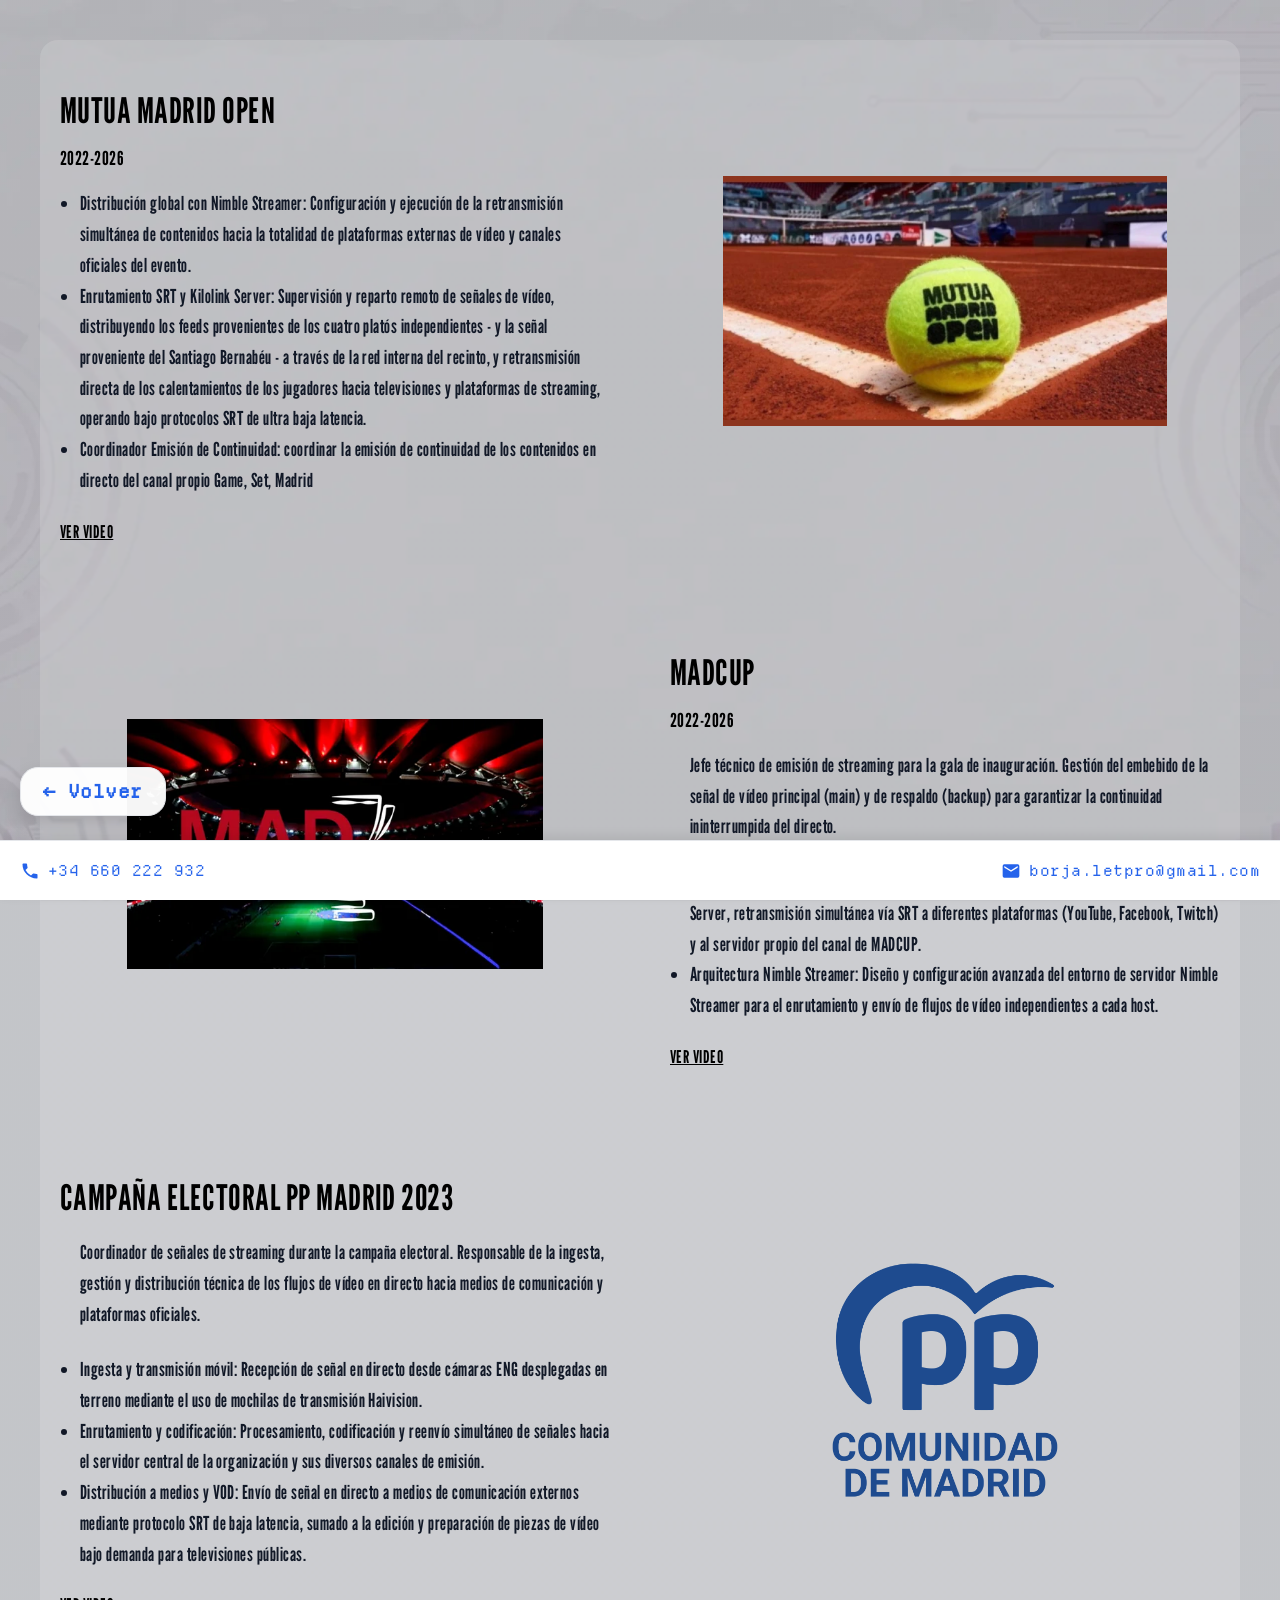
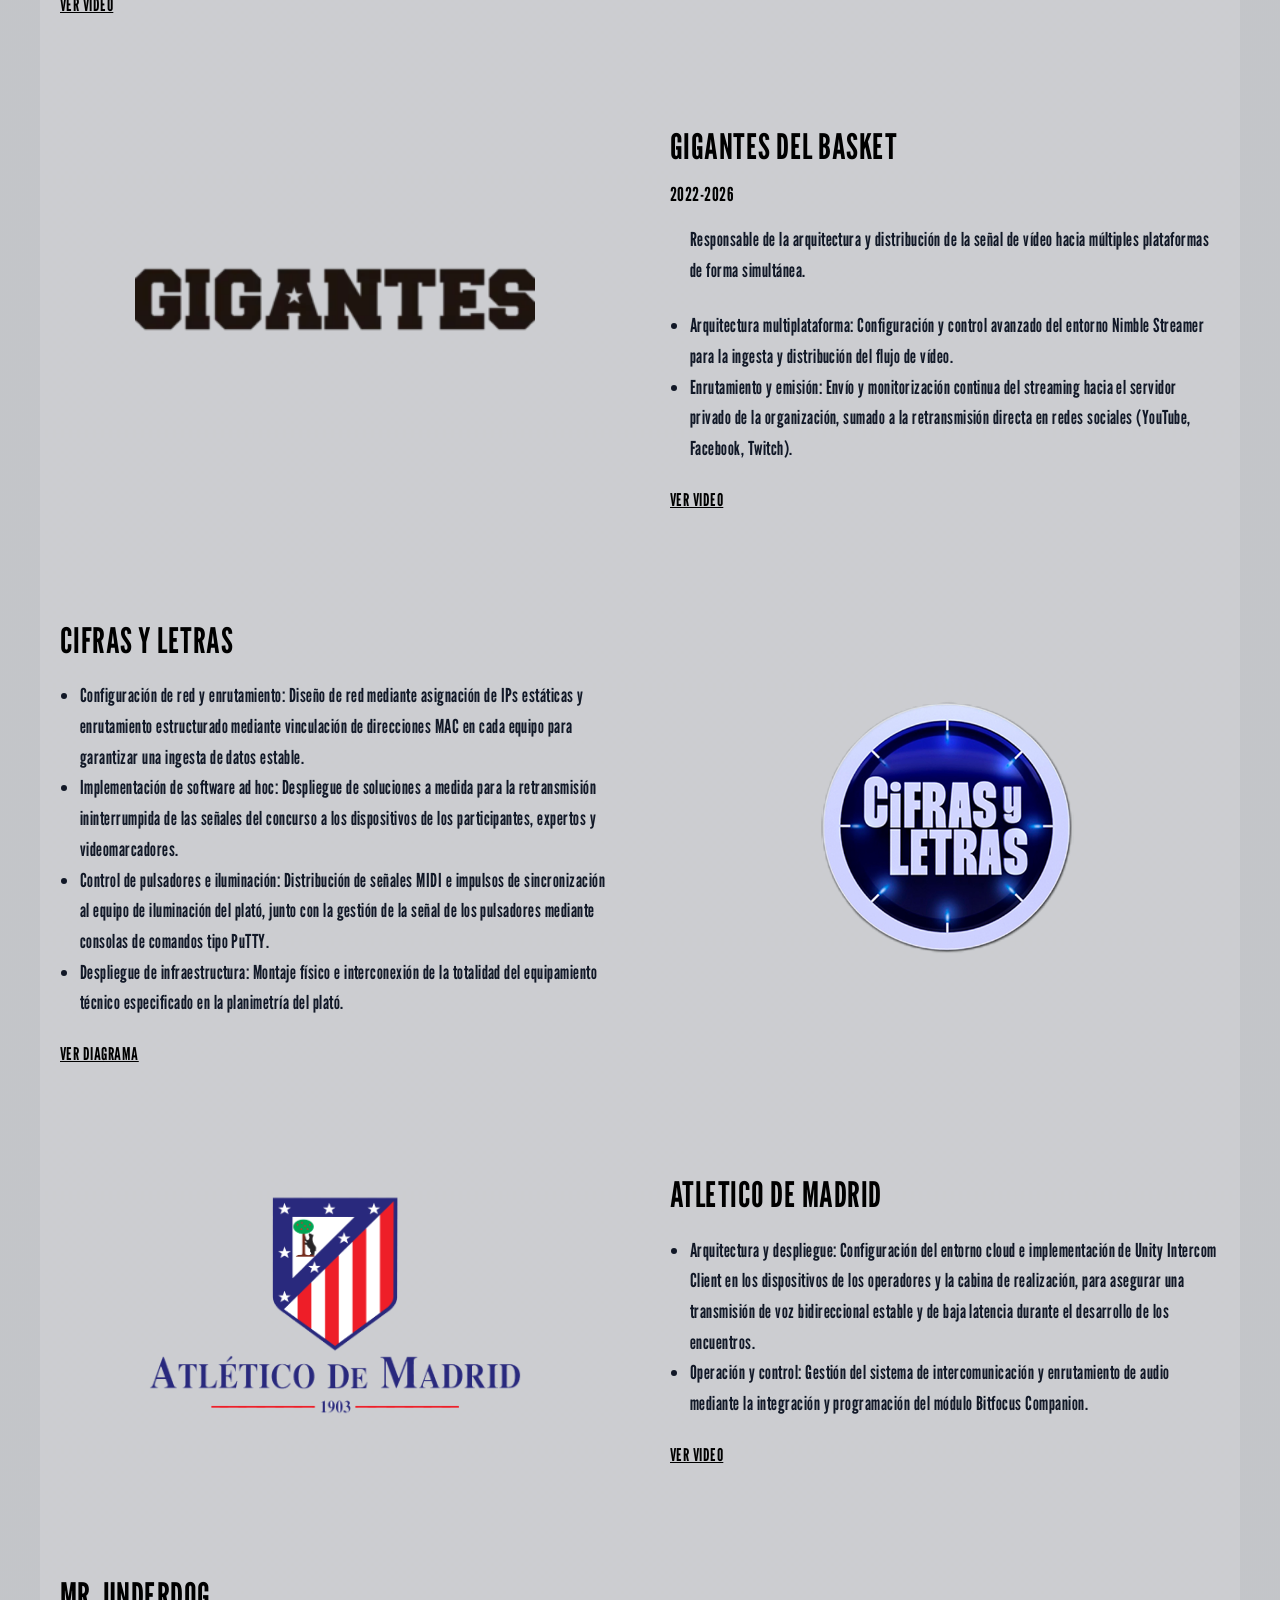
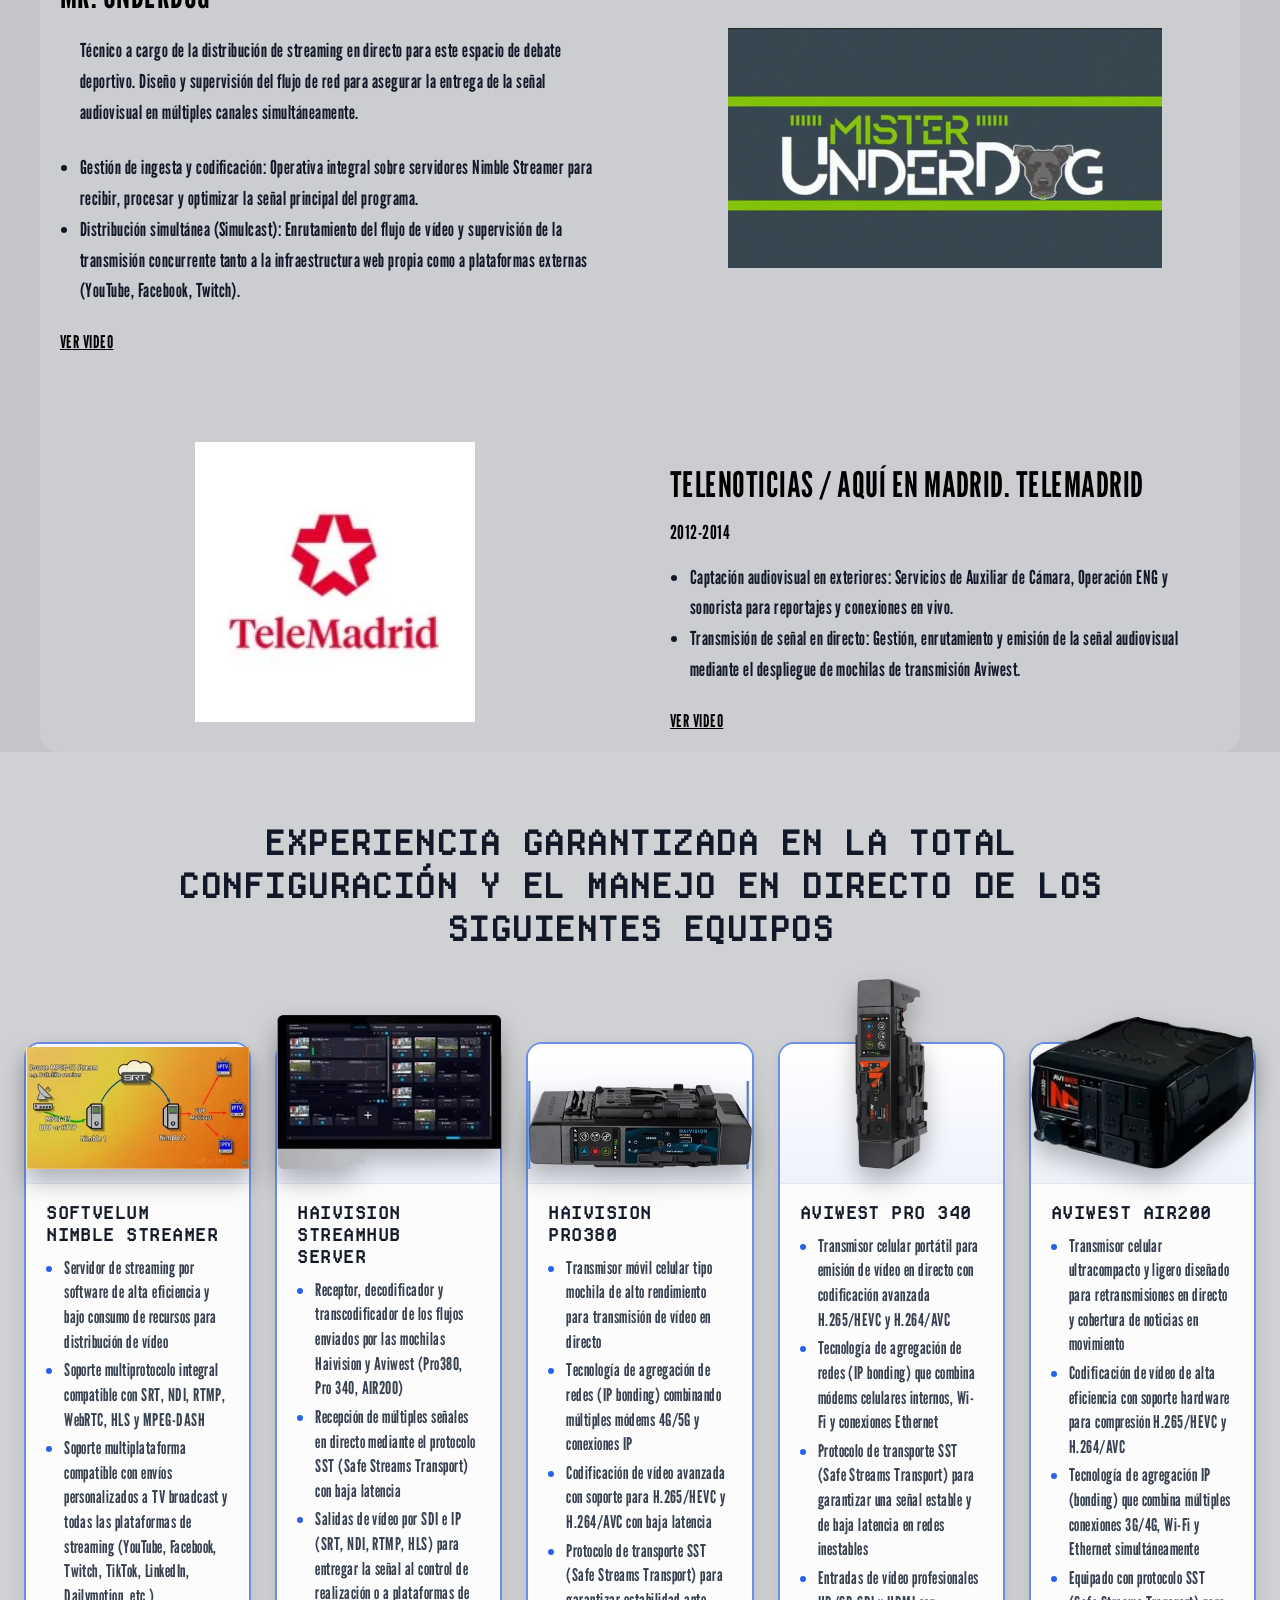
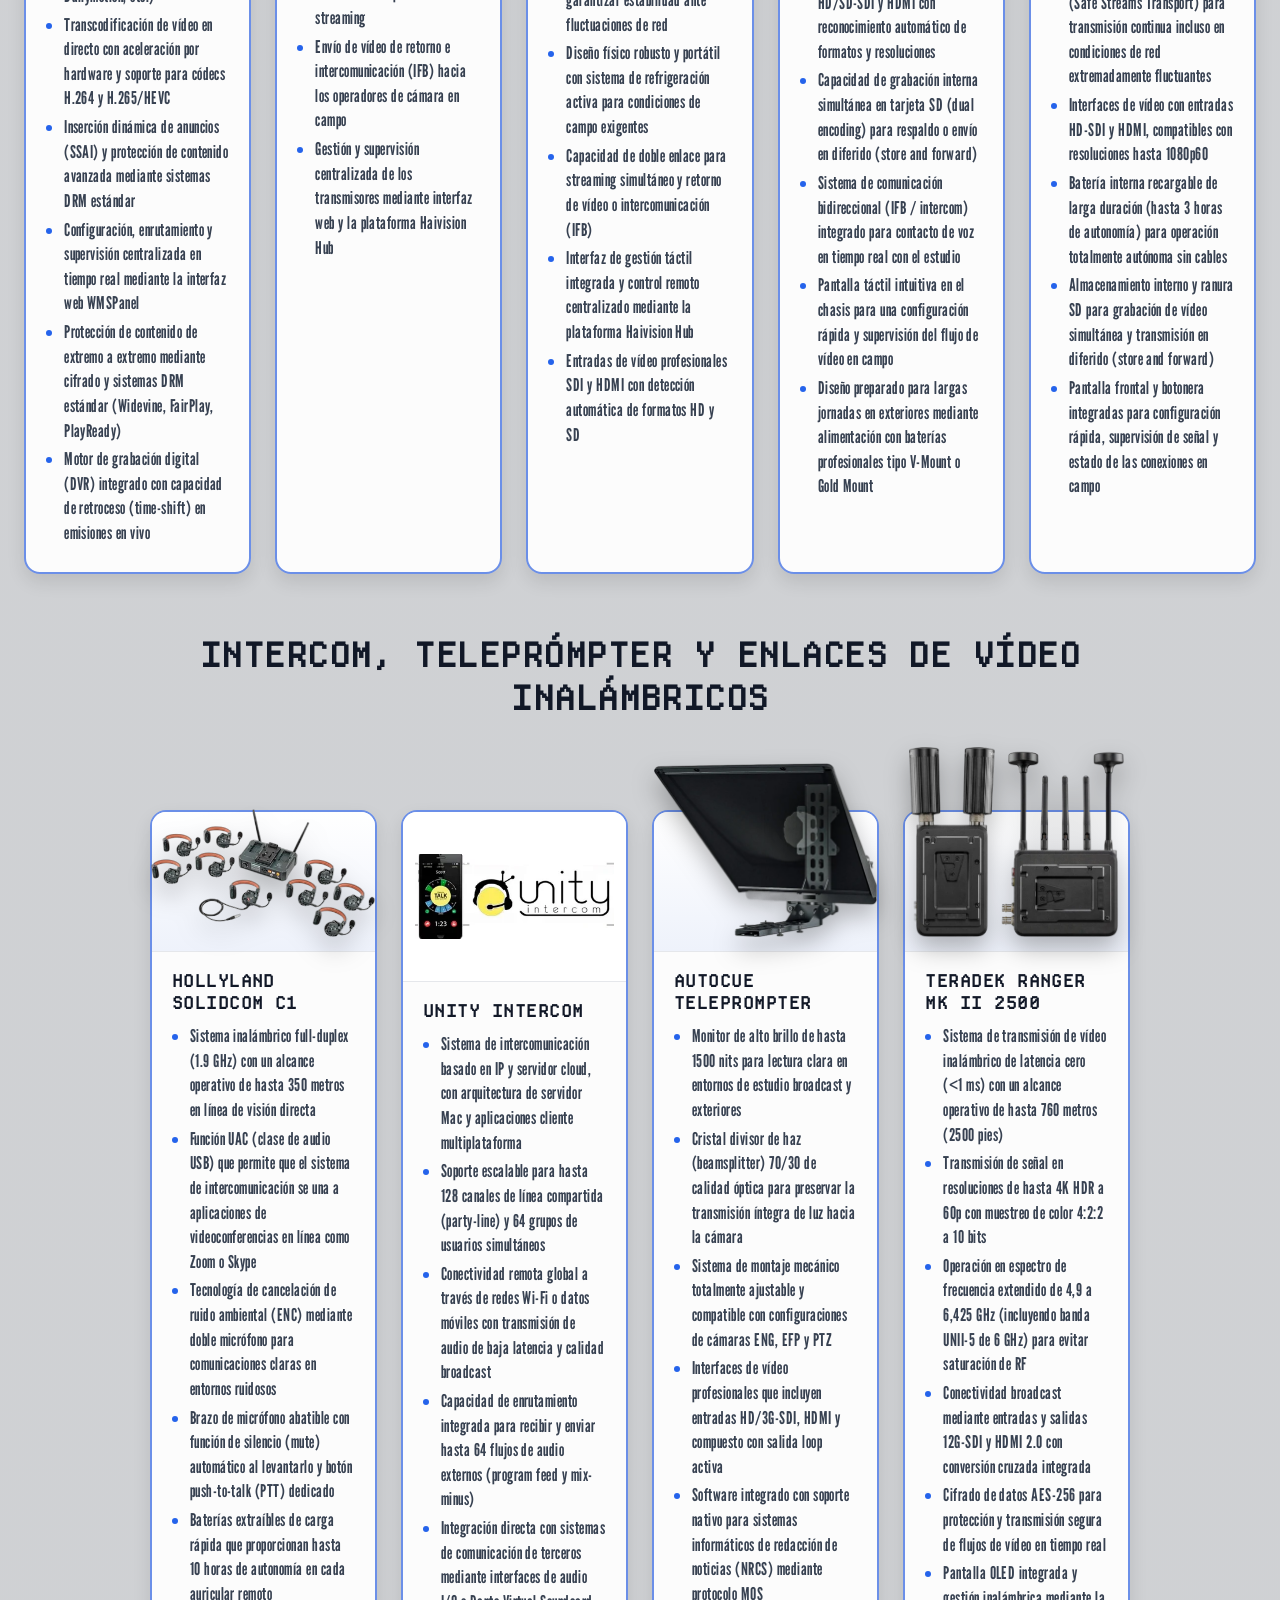
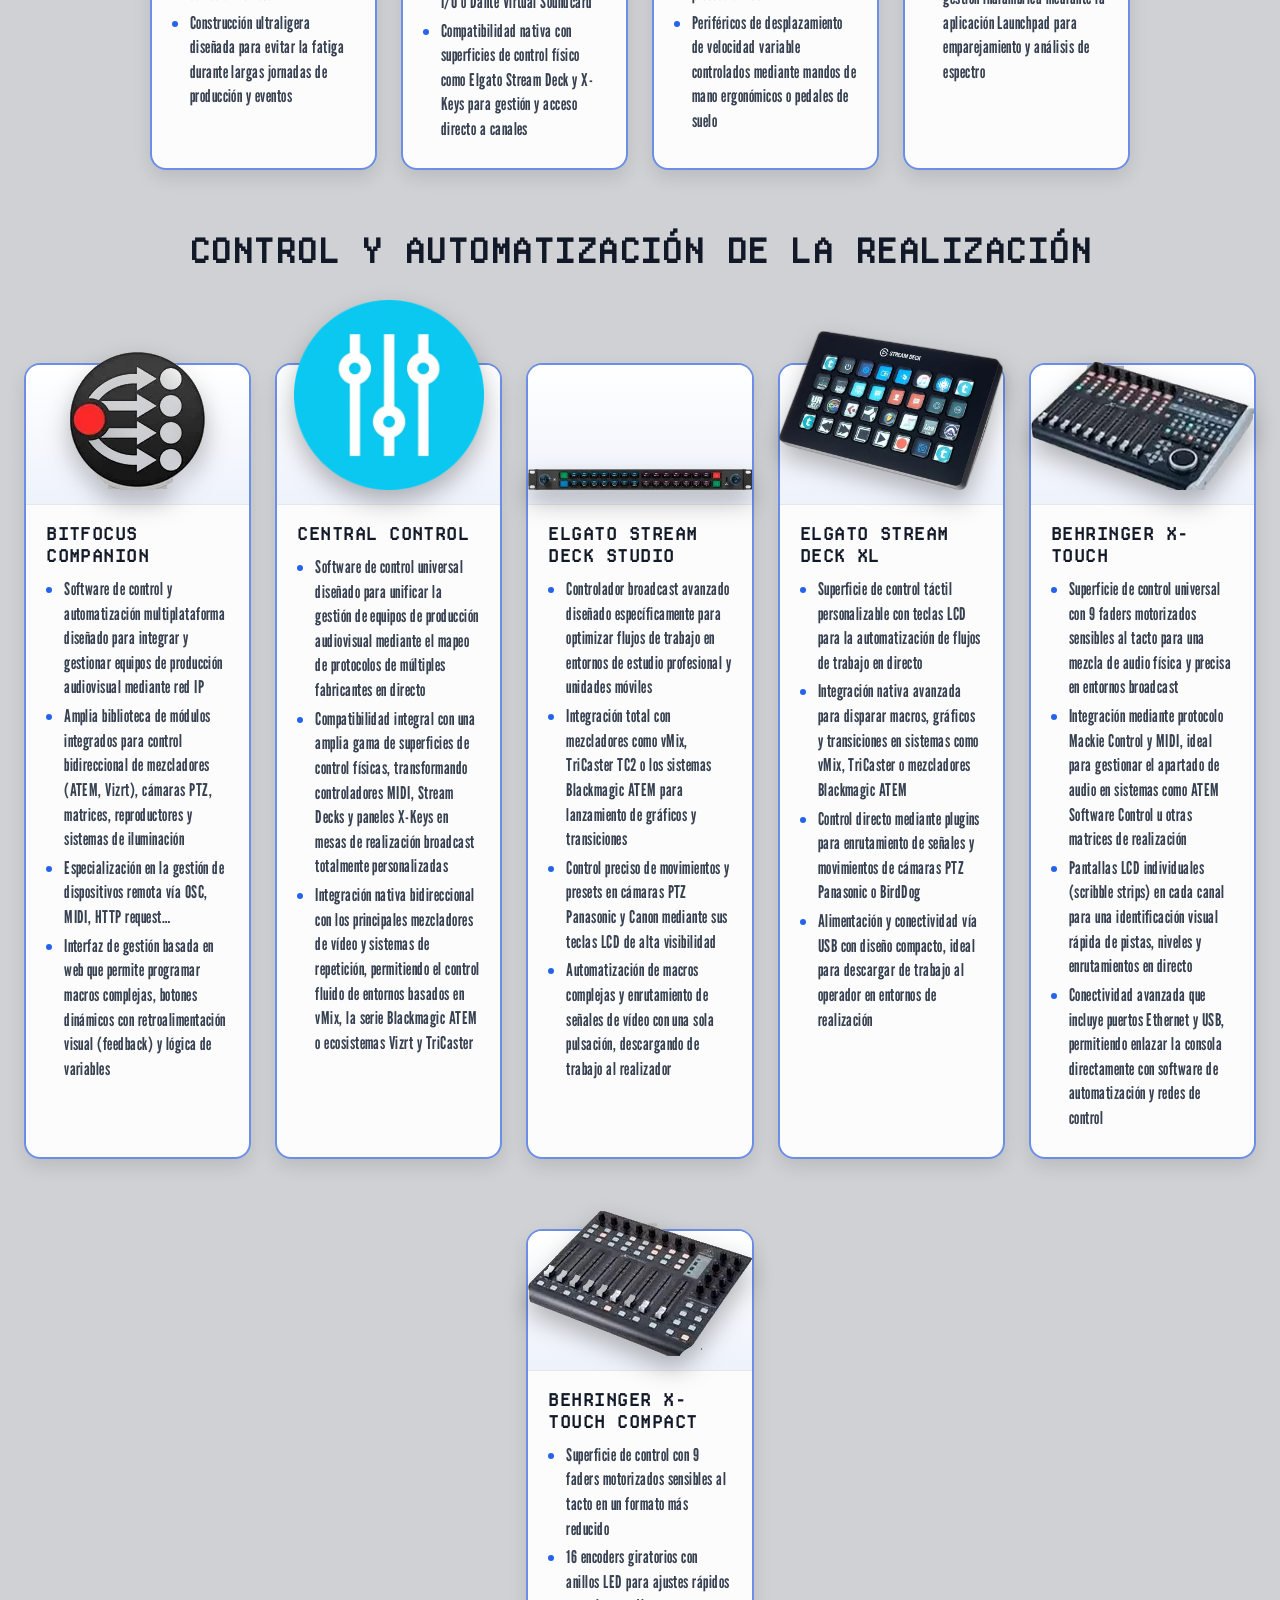
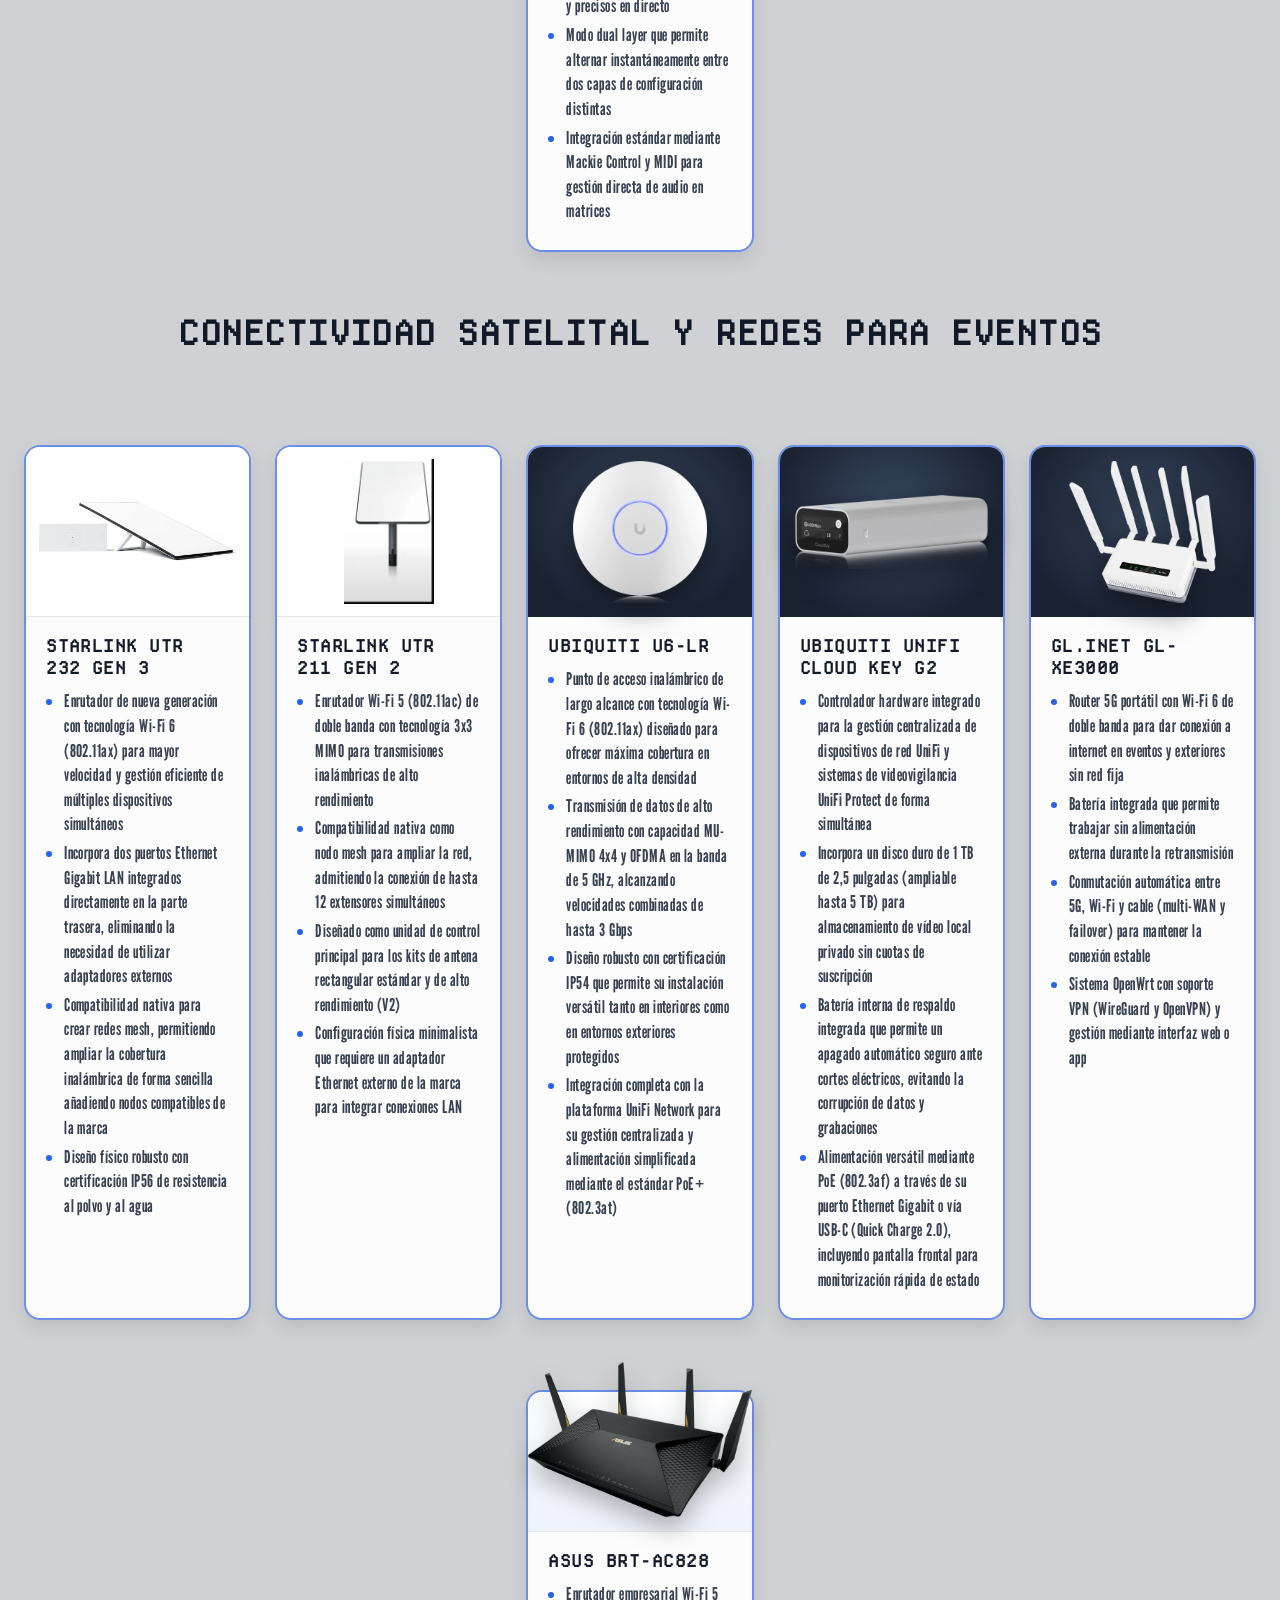
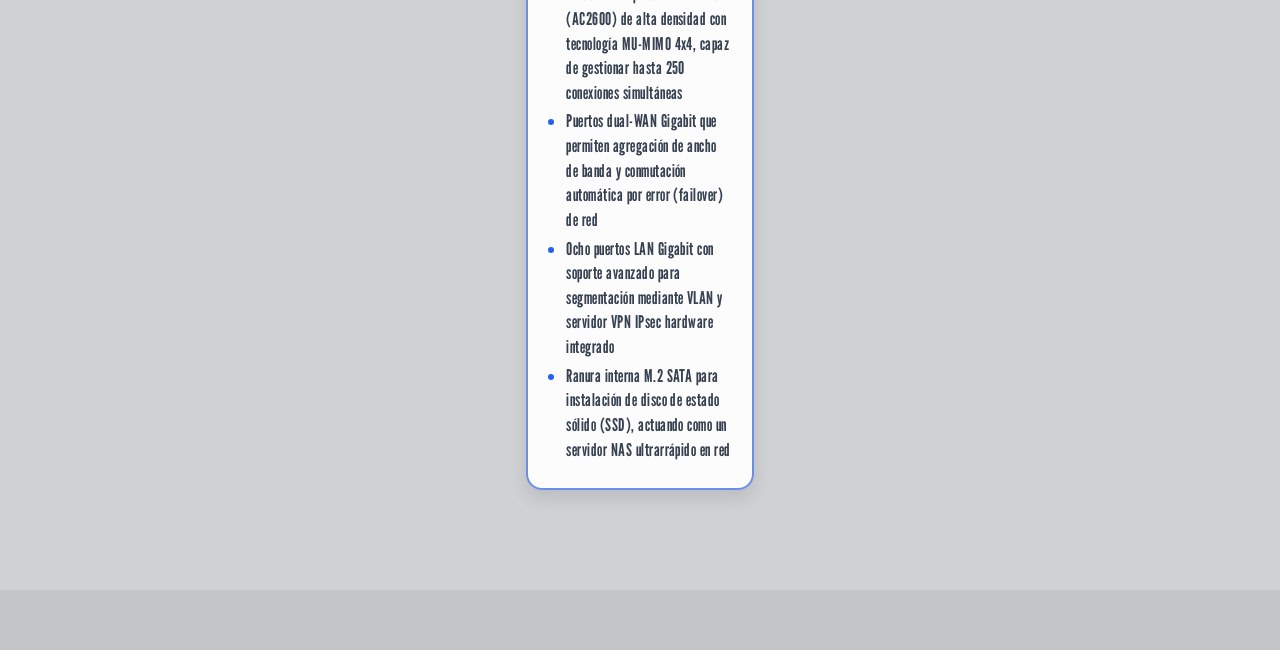
<file: streaming.html>
<!doctype html>
<html lang="es">
  <head>
    <meta charset="UTF-8" />
    <meta name="viewport" content="width=device-width, initial-scale=1.0" />
    <title>Streaming y Automatizaciones - Borja Bonilla</title>
    <link rel="icon" href="gaveta/favicon.png" type="image/png" />
    <style>
      @import url("https://fonts.googleapis.com/css2?family=League+Gothic&display=swap");

      @font-face {
        font-family: "DepartureMono";
        src:
          url("DepartureMono-1.500/DepartureMono-Regular.woff2") format("woff2"),
          url("DepartureMono-1.500/DepartureMono-Regular.woff") format("woff");
        font-weight: normal;
        font-style: normal;
      }

      * {
        box-sizing: border-box;
      }

      body {
        margin: 0;
        padding-bottom: 60px; /* hueco para el banner fijo de abajo */
        background:
          linear-gradient(rgba(17, 24, 39, 0.25), rgba(17, 24, 39, 0.25)),
          url("gaveta/fondo-general.webp") center center / cover no-repeat fixed;
        color: #111827;
        font-family: "League Gothic", "Arial Narrow", sans-serif;
        letter-spacing: 0.03em;
      }

      .teststreaming-page {
        width: 100%;
      }

      /* ----- ESTILOS DE TEST.HTML ----- */
      .seccion-clientes {
        display: flex;
        flex-direction: column;
        gap: 80px;
        max-width: 1200px;
        margin: 40px auto 0;
        padding: 20px;
        background: rgba(255, 255, 255, 0.15);
        backdrop-filter: blur(1px);
        border-radius: 18px;
      }

      .cliente-fila {
        display: flex;
        align-items: center;
        justify-content: space-between;
        gap: 60px;
      }

      .cliente-fila:nth-child(even) {
        flex-direction: row-reverse;
      }

      .cliente-contenido,
      .cliente-logo {
        flex: 1;
        display: flex;
        flex-direction: column;
        justify-content: center;
        min-height: 300px;
      }

      .cliente-logo {
        align-items: center;
      }

      .cliente-logo img {
        max-width: 100%;
        max-height: 250px;
        object-fit: contain;
        border: none;
        background: transparent;
      }

        .cliente-logo.logo-mutuamadridopen img {
        max-width: 600px;
        height: 600px;
      }
      
      .cliente-logo.logo-madcup img {
        max-width: 600px;
        height: 400px;
      }
      .cliente-logo.logo-ppmadrid img {
        max-width: 600px;
        height: 300px;
      }

      .cliente-logo.logo-gigantes img {
        max-width: 400px;
        height: 190px;
      }


      .cliente-logo.logo-mrunderdog img {
        max-width: 560px;
        height: 240px;
      }

      .cliente-logo.logo-telemadrid img {
        max-width: 640px;
        height: 280px;
        max-height: 280px;
      }

      .cliente-logo.logo-cifras img {
        max-width: 500px;
        height: 300px;
        max-height: 300px;
      }

      .cliente-logo.logo-cifras #diagrama-cifras-6 {
        display: none;
      }

      .cliente-nombre {
        font-family: "League Gothic", "Arial Narrow", sans-serif;
        font-size: 2.2rem;
        text-transform: uppercase;
        margin-bottom: 15px;
        color: #000;
      }

      .cliente-subtitulo {
        font-family: "League Gothic", "Arial Narrow", sans-serif;
        font-size: 1.2rem;
        font-weight: bold;
        line-height: 1.2;
        margin: 0 0 15px;
        color: #000;
      }

      .cliente-descripcion {
        font-family: "League Gothic", "Arial Narrow", sans-serif;
        font-size: 1.2rem;
        line-height: 1.6;
        margin-bottom: 25px;
        padding-left: 20px;
      }

      .enlace-video {
        font-family: "League Gothic", "Arial Narrow", sans-serif;
        color: #000;
        text-decoration: underline;
        cursor: pointer;
        font-size: 1.1rem;
        font-weight: bold;
        display: inline-block;
      }

      .cliente-video-box {
        display: none;
        flex-direction: column;
        width: 100%;
      }

      .cliente-video-box iframe {
        width: 100%;
        height: 315px;
        border: none;
        margin-bottom: 15px;
      }

      @media (max-width: 900px) {
        .seccion-clientes {
          gap: 50px;
          padding: 16px;
        }

        .cliente-fila,
        .cliente-fila:nth-child(even) {
          flex-direction: column-reverse;
          gap: 24px;
        }

        .cliente-contenido,
        .cliente-logo {
          width: 100%;
          min-height: auto;
        }

        .cliente-logo img {
          max-height: 180px;
        }

        .cliente-nombre {
          font-size: 2rem;
        }

        .cliente-descripcion {
          font-size: 1.05rem;
          padding-left: 14px;
        }

        .enlace-video {
          font-size: 1rem;
        }
      }

      /* Tarjetas de equipos: copia del bloque 6 de style.css (esta página no carga style.css) */
      .seccion-equipos {
        max-width: 1280px;
        margin: 0 auto;
        padding: 70px 24px 40px;
      }

      .seccion-equipos + .seccion-equipos {
        padding-top: 20px;
      }

      .seccion-equipos h2 {
        font-family: "DepartureMono", monospace;
        font-size: clamp(1.3rem, 2.6vw, 2.3rem);
        line-height: 1.3;
        text-transform: uppercase;
        text-align: center;
        color: #111827;
        margin: 0 auto 40px;
        max-width: 1000px;
      }

      /* Rejilla: las tarjetas se recolocan solas según el ancho de pantalla.
         Con flex + justify-content: center, las filas incompletas quedan centradas */
      .rejilla-equipos {
        display: flex;
        flex-wrap: wrap;
        justify-content: center;
        gap: 70px 24px; /* más separación vertical: las fotos sobresalen por arriba */
        padding-top: 50px;
      }

      .tarjeta-equipo {
        /* 5 por fila (100% menos los 4 huecos de 24px, entre 5); nunca más estrechas de 220px */
        flex: 0 0 calc((100% - 4 * 24px) / 5);
        min-width: 220px;
        display: flex;
        flex-direction: column;
        background: rgba(255, 255, 255, 0.94);
        border: 2px solid #6b8fe8;
        border-radius: 16px;
        overflow: visible; /* deja que la foto salga de la tarjeta */
        box-shadow: 0 8px 18px rgba(0, 0, 0, 0.1);
        transition: transform 0.3s ease, box-shadow 0.3s ease;
      }

      .tarjeta-equipo:hover {
        transform: translateY(-6px);
        box-shadow: 0 14px 28px rgba(0, 0, 0, 0.16);
      }

      /* Zona de la foto: la imagen se apoya abajo y, al ser más alta que la caja, sobresale por arriba */
      .tarjeta-equipo .foto {
        height: 140px;
        display: flex;
        align-items: flex-end;
        justify-content: center;
        padding: 0 10px 14px;
        border-bottom: 1px solid #e5e7eb;
        border-radius: 14px 14px 0 0;
        background: linear-gradient(#ffffff, #eef2fb);
      }

      .tarjeta-equipo .foto img {
        position: relative;
        z-index: 2;
        max-width: 110%;
        max-height: 190px;
        object-fit: contain;
        /* drop-shadow sigue la silueta del aparato (box-shadow seguiría el rectángulo) */
        filter: drop-shadow(0 12px 12px rgba(0, 0, 0, 0.28));
        transition: transform 0.35s ease;
      }

      .tarjeta-equipo:hover .foto img {
        transform: scale(1.06) translateY(-4px);
      }

      /* Aparatos blancos y capturas de pantalla: tienen fondo blanco, se quedan dentro de la caja */
      .tarjeta-equipo .foto.plana {
        height: 170px;
        align-items: center;
        padding: 12px;
        background: #ffffff;
      }

      .tarjeta-equipo .foto.plana img {
        max-width: 100%;
        max-height: 100%;
        filter: none;
      }

      /* Aparatos blancos: fondo oscuro tipo vitrina para que destaquen */
      .tarjeta-equipo .foto.vitrina {
        height: 170px;
        align-items: center;
        padding: 14px;
        background: radial-gradient(ellipse at 50% 40%, #3b4a63 0%, #1b2333 75%);
        border-bottom: none;
      }

      .tarjeta-equipo .foto.vitrina img {
        max-width: 100%;
        max-height: 100%;
        filter: drop-shadow(0 10px 14px rgba(0, 0, 0, 0.55));
      }

      .tarjeta-equipo .info {
        padding: 18px 20px 22px;
      }

      .tarjeta-equipo h3 {
        font-family: "DepartureMono", monospace;
        font-size: 1.05rem;
        text-transform: uppercase;
        color: #111827;
        margin: 0 0 10px;
      }

      /* Etiqueta corta bajo el nombre (p. ej. "Buque insignia hardware") */
      .tarjeta-equipo .etiqueta {
        display: inline-block;
        font-family: "DepartureMono", monospace;
        font-size: 0.72rem;
        text-transform: uppercase;
        letter-spacing: 0.5px;
        color: #1d4ed8;
        background: #dbeafe;
        border-radius: 999px;
        padding: 3px 10px;
        margin: 0 0 12px;
      }

      .tarjeta-equipo ul {
        margin: 0;
        padding-left: 18px;
        font-family: "League Gothic", "Arial Narrow", sans-serif;
        font-size: 1.1rem;
        line-height: 1.4;
        color: #374151;
      }

      .tarjeta-equipo li {
        margin-bottom: 4px;
      }

      .tarjeta-equipo li::marker {
        color: #2563eb;
      }

      /* ----- ESTILOS DE STREAMING.HTML ----- */
      .streaming-section {
        width: 100%;
        background: rgba(255, 255, 255, 0.2);
        padding-bottom: 60px;
      }

      .contenedor-galeria {
        width: 100%;
        margin: 0;
        padding: 0;
      }

      .boton-volver {
        position: fixed;
        bottom: 84px;
        left: 20px;
        z-index: 30;
        display: inline-block;
        padding: 12px 22px;
        background-color: rgba(255, 255, 255, 0.96);
        color: #2563eb;
        text-decoration: none;
        font-family: "DepartureMono", monospace;
        font-weight: 700;
        font-size: 1.15rem;
        border: 1px solid #e5e7eb;
        border-radius: 18px;
        box-shadow: 0 8px 18px rgba(0, 0, 0, 0.12);
        transition: all 0.3s ease;
      }

      .boton-volver:hover {
        background-color: #ffffff;
        color: #1d4ed8;
        transform: translateY(-2px);
        box-shadow: 0 10px 22px rgba(0, 0, 0, 0.16);
      }

      .pantalla-foto {
        height: 100vh;
        width: 100%;
        display: flex;
        justify-content: center;
        align-items: center;
        background-color: #f3f4f6;
        border-bottom: 1px solid #d1d5db;
        position: relative;
      }

      .pantalla-foto img {
        width: 100%;
        height: 100%;
        object-fit: contain;
        border-radius: 0;
        box-shadow: none;
      }

      .banner-logos {
        position: fixed;
        bottom: 0;
        left: 0;
        width: 100%;
        height: 60px;
        background-color: #ffffff;
        border-top: 1px solid #e5e7eb;
        display: flex;
        justify-content: space-around;
        align-items: center;
        z-index: 20;
        box-shadow: 0 -4px 6px rgba(0, 0, 0, 0.02);
      }

      .banner-logos span {
        color: #6b7280;
        font-size: 0.9rem;
        text-transform: uppercase;
        letter-spacing: 1px;
        font-weight: bold;
      }

      /* Móvil: las fichas ocupan todo el ancho */
      @media (max-width: 520px) {
        .tarjeta-equipo {
          flex-basis: 100%;
        }
      }

      @media (max-width: 768px) {
        .seccion-clientes {
          gap: 28px;
          margin-top: 20px;
          padding: 12px;
        }

        .cliente-fila,
        .cliente-fila:nth-child(even) {
          flex-direction: column-reverse;
          gap: 18px;
        }

        .cliente-logo,
        .cliente-contenido {
          width: 100%;
          min-height: auto;
        }

        .cliente-logo img {
          max-height: 140px;
        }

        .cliente-nombre {
          font-size: 1.7rem;
          margin-bottom: 10px;
        }

        .cliente-descripcion {
          font-size: 0.95rem;
          line-height: 1.5;
          padding-left: 12px;
          margin-bottom: 18px;
        }

        .enlace-video {
          font-size: 0.95rem;
        }

        .boton-volver {
          bottom: 88px;
          left: 12px;
          padding: 10px 18px;
          font-size: 0.95rem;
          border-radius: 14px;
        }

        .pantalla-foto {
          height: 70vh;
          min-height: 360px;
        }

        .banner-logos {
          height: auto;
          min-height: 60px;
          padding: 10px 12px;
          flex-wrap: wrap;
          gap: 8px 16px;
        }

        .banner-logos span {
          font-size: 0.68rem;
          letter-spacing: 0.8px;
        }
      }

      @media (max-width: 480px) {
        .cliente-nombre {
          font-size: 1.5rem;
        }

        .cliente-descripcion {
          font-size: 0.9rem;
        }

        .enlace-video {
          font-size: 0.88rem;
        }

        .boton-volver {
          left: 10px;
          right: 10px;
          text-align: center;
        }

        .pantalla-foto {
          min-height: 300px;
          height: 60vh;
        }
      }
    </style>
  </head>
  <body>
    <div class="teststreaming-page">
      <div class="seccion-clientes">
        <!-- INICIO CLIENTE: MUTUA MADRID OPEN -->
        <div class="cliente-fila">
          <div class="cliente-contenido">
            <div id="texto-cliente-1">
              <h2 class="cliente-nombre">MUTUA MADRID OPEN</h2>
              <h3 class="cliente-subtitulo">2022-2026</h3>
              <ul class="cliente-descripcion">
                <li>
                  <strong>Distribución global con Nimble Streamer:</strong>
                  Configuración y ejecución de la retransmisión simultánea de
                  contenidos hacia la totalidad de plataformas externas de
                  vídeo y canales oficiales del evento.
                </li>
                <li>
                  <strong>Enrutamiento SRT y Kilolink Server:</strong>
                  Supervisión y reparto remoto de señales de vídeo,
                  distribuyendo los feeds provenientes de los cuatro platós independientes - y la señal proveniente del Santiago Bernabéu -
                  a través de la red interna del recinto, y retransmisión directa
                  de los calentamientos de los jugadores hacia televisiones y
                  plataformas de streaming, operando bajo protocolos SRT de
                  ultra baja latencia.
                </li>
               
                <li>
                  <strong>Coordinador Emisión de Continuidad:</strong> coordinar la emisión de continuidad de los contenidos en directo del canal propio Game, Set, Madrid
                </li>

              </ul>
              <a class="enlace-video" onclick="alternarBloque('1', true)">
                VER VIDEO
              </a>
            </div>
            <div id="video-cliente-1" class="cliente-video-box">
              <iframe src="https://www.youtube.com/embed/V5uxUkETWFU" allowfullscreen></iframe>
              <a class="enlace-video" onclick="alternarBloque('1', false)">← Volver a la descripción</a>
            </div>
          </div>
          <div class="cliente-logo logo-mutuamadridopen">
            <img src="gaveta/mutua.webp" alt="Logo Mutua Madrid Open" />
          </div>
        </div>
        <!-- FIN CLIENTE: MUTUA MADRID OPEN -->

        <!-- INICIO CLIENTE: MADCUP -->
        <div class="cliente-fila">
          <div class="cliente-contenido">
            <div id="texto-cliente-2">
              <h2 class="cliente-nombre">MADCUP</h2>
              <h3 class="cliente-subtitulo">2022-2026</h3>
              <p class="cliente-descripcion">
                Jefe técnico de emisión de streaming para la gala de
                inauguración. Gestión del embebido de la señal de vídeo
                principal (main) y de respaldo (backup) para garantizar la
                continuidad ininterrumpida del directo.
              </p>
              <ul class="cliente-descripcion">
                <li>
                  <strong>Ingesta y distribución multiplataforma:</strong>
                  Recepción de señal e ingesta mediante entorno Kilolink Server, retransmisión simultánea vía SRT a
                  diferentes plataformas (YouTube, Facebook,
                  Twitch) y al servidor propio del canal de MADCUP.
                </li>
                <li>
                  <strong>Arquitectura Nimble Streamer:</strong> Diseño y
                  configuración avanzada del entorno de servidor Nimble
                  Streamer para el enrutamiento y envío de flujos de vídeo
                  independientes a cada host.
                </li>
              </ul>
              <a class="enlace-video" onclick="alternarBloque('2', true)">
                VER VIDEO
              </a>
            </div>
            <div id="video-cliente-2" class="cliente-video-box">
              <iframe src="https://www.youtube.com/embed/NHsCd8oYXd0" allowfullscreen></iframe>
              <a class="enlace-video" onclick="alternarBloque('2', false)">← Volver a la descripción</a>
            </div>
          </div>
          <div class="cliente-logo logo-madcup">
            <img loading="lazy" src="gaveta/madcup.webp" alt="Logo MADCUP" />
          </div>
        </div>
        <!-- FIN CLIENTE: MADCUP -->

        <!-- INICIO CLIENTE: CAMPAÑA ELECTORAL PP MADRID 2023 -->
        <div class="cliente-fila">
          <div class="cliente-contenido">
            <div id="texto-cliente-3">
              <h2 class="cliente-nombre">CAMPAÑA ELECTORAL PP MADRID 2023</h2>
              <p class="cliente-descripcion">
                Coordinador de señales de streaming durante la campaña
                electoral. Responsable de la ingesta, gestión y distribución
                técnica de los flujos de vídeo en directo hacia medios de
                comunicación y plataformas oficiales.
              </p>
              <ul class="cliente-descripcion">
                <li>
                  <strong>Ingesta y transmisión móvil:</strong> Recepción de
                  señal en directo desde cámaras ENG desplegadas en terreno
                  mediante el uso de mochilas de transmisión Haivision.
                </li>
                <li>
                  <strong>Enrutamiento y codificación:</strong> Procesamiento,
                  codificación y reenvío simultáneo de señales hacia el
                  servidor central de la organización y sus diversos canales
                  de emisión.
                </li>
                <li>
                  <strong>Distribución a medios y VOD:</strong> Envío de señal
                  en directo a medios de comunicación externos mediante
                  protocolo SRT de baja latencia, sumado a la edición y
                  preparación de piezas de vídeo bajo demanda para televisiones
                  públicas.
                </li>
              </ul>
              <a class="enlace-video" onclick="alternarBloque('3', true)">
                VER VIDEO
              </a>
            </div>
            <div id="video-cliente-3" class="cliente-video-box">
              <iframe src="https://www.youtube.com/embed/rH2rieMHn-8" allowfullscreen></iframe>
              <a class="enlace-video" onclick="alternarBloque('3', false)">← Volver a la descripción</a>
            </div>
          </div>
          <div class="cliente-logo logo-ppmadrid">
            <img loading="lazy" src="gaveta/ppmadrid.webp" alt="Logo PP Madrid" />
          </div>
        </div>
        <!-- FIN CLIENTE: CAMPAÑA ELECTORAL PP MADRID 2023 -->

        <!-- INICIO CLIENTE: GIGANTES DEL BASKET -->
        <div class="cliente-fila">
          <div class="cliente-contenido">
            <div id="texto-cliente-4">
              <h2 class="cliente-nombre">GIGANTES DEL BASKET</h2>
              <h3 class="cliente-subtitulo">2022-2026</h3>
              <p class="cliente-descripcion">

                Responsable de la arquitectura y distribución de la señal de
                vídeo hacia múltiples plataformas de forma simultánea.
              </p>
              <ul class="cliente-descripcion">
                <li>
                  <strong>Arquitectura multiplataforma:</strong> Configuración
                  y control avanzado del entorno Nimble Streamer para la
                  ingesta y distribución del flujo de vídeo.
                </li>
                <li>
                  <strong>Enrutamiento y emisión:</strong> Envío y monitorización
                  continua del streaming hacia el servidor privado de la
                  organización, sumado a la retransmisión directa en redes
                  sociales (YouTube, Facebook, Twitch).
                </li>
              </ul>
              <a class="enlace-video" onclick="alternarBloque('4', true)">
                VER VIDEO
              </a>
            </div>
            <div id="video-cliente-4" class="cliente-video-box">
              <iframe src="https://www.youtube.com/embed/4_SIlApP1RI" allowfullscreen></iframe>
              <a class="enlace-video" onclick="alternarBloque('4', false)">← Volver a la descripción</a>
            </div>
          </div>
          <div class="cliente-logo logo-gigantes">
            <img loading="lazy" src="gaveta/gigantes.webp" alt="Logo Gigantes del Basket" />
          </div>
        </div>
        <!-- FIN CLIENTE: GIGANTES DEL BASKET -->

        <!-- INICIO CLIENTE: CIFRAS Y LETRAS -->
        <div class="cliente-fila">
          <div class="cliente-contenido">
            <div id="texto-cliente-6">
              <h2 class="cliente-nombre">CIFRAS Y LETRAS</h2>
              <ul class="cliente-descripcion">
                <li>
                  <strong>Configuración de red y enrutamiento:</strong>
                  Diseño de red mediante asignación de IPs estáticas y enrutamiento estructurado
                  mediante vinculación de direcciones MAC en cada equipo para
                  garantizar una ingesta de datos estable.
                </li>
                <li>
                  <strong>Implementación de software ad hoc:</strong>
                  Despliegue de soluciones a medida para la retransmisión
                  ininterrumpida de las señales del concurso a los dispositivos de los participantes,
                  expertos y videomarcadores.
                </li>
                <li>
                  <strong>Control de pulsadores e iluminación:</strong>
                  Distribución de señales MIDI e impulsos de sincronización al
                  equipo de iluminación del plató, junto con la gestión de la
                  señal de los pulsadores mediante consolas de comandos tipo
                  PuTTY.
                </li>
                <li>
                  <strong>Despliegue de infraestructura:</strong> Montaje
                  físico e interconexión de la totalidad del equipamiento
                  técnico especificado en la planimetría del plató.
                </li>
              </ul>
              <a id="boton-diagrama-cifras" class="enlace-video" onclick="alternarDiagramaCifras()">
                VER DIAGRAMA
              </a>
            </div>
          </div>
          <div class="cliente-logo logo-cifras">
            <img loading="lazy" id="logo-cifras-6" src="gaveta/cifrayletras.webp" alt="Logo Cifras y Letras" />
            <img loading="lazy" id="diagrama-cifras-6" src="gaveta/cifras2.webp" alt="Diagrama técnico de Cifras y Letras" />
          </div>
        </div>
        <!-- FIN CLIENTE: CIFRAS Y LETRAS -->

        <!-- INICIO CLIENTE: PARTIDOS ATLÉTICO DE MADRID -->
        <div class="cliente-fila">
          <div class="cliente-contenido">
            <div id="texto-cliente-9">
              <h2 class="cliente-nombre">ATLETICO DE MADRID</h2>
              <ul class="cliente-descripcion">
                <li>
                  <strong>Arquitectura y despliegue:</strong> Configuración del
                  entorno cloud e implementación de Unity Intercom Client en
                  los dispositivos de los operadores y la cabina de realización, para asegurar una
                  transmisión de voz bidireccional estable y de baja latencia
                  durante el desarrollo de los encuentros.
                </li>
                <li>
                  <strong>Operación y control:</strong> Gestión del sistema de
                  intercomunicación y enrutamiento de audio mediante la
                  integración y programación del módulo Bitfocus Companion.
                </li>
              </ul>
              <a class="enlace-video" onclick="alternarBloque('9', true)">
                VER VIDEO
              </a>
            </div>
            <div id="video-cliente-9" class="cliente-video-box">
              <iframe src="https://www.youtube.com/embed/kDcDypNB7oo" allowfullscreen></iframe>
              <a class="enlace-video" onclick="alternarBloque('9', false)">← Volver a la descripción</a>
            </div>
          </div>
          <div class="cliente-logo logo-atm">
            <img loading="lazy" src="gaveta/atm.webp" alt="Logo Atlético de Madrid" />
          </div>
        </div>
        <!-- FIN CLIENTE: PARTIDOS ATLÉTICO DE MADRID -->

        <!-- INICIO CLIENTE: MR. UNDERDOG -->
        <div class="cliente-fila">
          <div class="cliente-contenido">
            <div id="texto-cliente-5">
              <h2 class="cliente-nombre">MR. UNDERDOG</h2>
              <p class="cliente-descripcion">
                Técnico a cargo de la distribución de streaming en directo
                para este espacio de debate deportivo. Diseño y supervisión del
                flujo de red para asegurar la entrega de la señal audiovisual
                en múltiples canales simultáneamente.
              </p>
              <ul class="cliente-descripcion">
                <li>
                  <strong>Gestión de ingesta y codificación:</strong> Operativa
                  integral sobre servidores Nimble Streamer para recibir,
                  procesar y optimizar la señal principal del programa.
                </li>
                <li>
                  <strong>Distribución simultánea (Simulcast):</strong>
                  Enrutamiento del flujo de vídeo y supervisión de la
                  transmisión concurrente tanto a la infraestructura web propia
                  como a plataformas externas (YouTube, Facebook, Twitch).
                </li>
              </ul>
              <a class="enlace-video" onclick="alternarBloque('5', true)">
                VER VIDEO
              </a>
            </div>
            <div id="video-cliente-5" class="cliente-video-box">
              <a href="https://www.youtube.com/watch?v=89nNJKqiukU" target="_blank" rel="noopener noreferrer" title="Ver vídeo de Mr. Underdog en YouTube">
                <img loading="lazy" src="gaveta/captura-video-codere.webp" alt="Reproducir vídeo de Mr. Underdog" style="width: 100%; height: 315px; object-fit: cover; border: none; margin-bottom: 15px;" />
              </a>
              <a class="enlace-video" onclick="alternarBloque('5', false)">← Volver a la descripción</a>
            </div>
          </div>
          <div class="cliente-logo logo-mrunderdog">
            <img loading="lazy" src="gaveta/mrunderdog.webp" alt="Logo Mr. Underdog" />
          </div>
        </div>
        <!-- FIN CLIENTE: MR. UNDERDOG -->

        <!-- INICIO CLIENTE: CON T DE TARDE. TELEMADRID -->
        <div class="cliente-fila">
          <div class="cliente-contenido">
            <div id="texto-cliente-7">
              <h2 class="cliente-nombre">TELENOTICIAS / AQUÍ EN MADRID. TELEMADRID</h2>
              <h3 class="cliente-subtitulo">2012-2014</h3>
              <ul class="cliente-descripcion">
                <li>
                  <strong>Captación audiovisual en exteriores:</strong>
                  Servicios de Auxiliar de Cámara, Operación ENG y sonorista para
                  reportajes y conexiones en vivo.
                </li>
                <li>
                  <strong>Transmisión de señal en directo:</strong>
                  Gestión, enrutamiento y emisión de la señal audiovisual
                  mediante el despliegue de mochilas de transmisión Aviwest.
                </li>
              </ul>
              <a class="enlace-video" onclick="alternarBloque('7', true)">
                VER VIDEO
              </a>
            </div>
            <div id="video-cliente-7" class="cliente-video-box">
              <iframe src="https://www.youtube.com/embed/uiY3z3xOei4" allowfullscreen></iframe>
              <a class="enlace-video" onclick="alternarBloque('7', false)">← Volver a la descripción</a>
            </div>
          </div>
          <div class="cliente-logo logo-telemadrid">
            <img loading="lazy" src="gaveta/telema.webp" alt="Logo Telemadrid" />
          </div>
        </div>
        <!-- FIN CLIENTE: CON T DE TARDE. TELEMADRID -->

        <!-- INICIO CLIENTE: SQUARE ONE MEDIA
        <div class="cliente-fila">
          <div class="cliente-contenido">
            <div id="texto-cliente-8">
              <h2 class="cliente-nombre">SQUARE ONE MEDIA</h2>
              <p class="cliente-descripcion">
                Lorem ipsum dolor sit amet, consectetur adipiscing elit. Sed
                do eiusmod tempor incididunt ut labore et dolore magna aliqua.
              </p>
              <a class="enlace-video" onclick="alternarBloque('8', true)">
                VER VIDEO
              </a>
            </div>
            <div id="video-cliente-8" class="cliente-video-box">
              <iframe src="https://www.youtube.com/embed/TU_ENLACE_AQUI" allowfullscreen></iframe>
              <a class="enlace-video" onclick="alternarBloque('8', false)">← Volver a la descripción</a>
            </div>
          </div>
          <div class="cliente-logo logo-square-one-media"></div>
        </div> -->
        <!-- FIN CLIENTE: SQUARE ONE MEDIA -->
      </div>

      <section class="streaming-section">
        <div class="contenedor-galeria">
          <a href="index.html" class="boton-volver">← Volver</a>

          <!-- ================= EQUIPOS (antes infografías 01streaming-04streaming.webp) ================= -->

          <!-- BLOQUE 1: SERVIDORES DE STREAMING Y MOCHILAS -->
          <section class="seccion-equipos">
            <h2>Experiencia garantizada en la total configuración y el manejo en directo de los siguientes equipos</h2>
            <div class="rejilla-equipos">
              <article class="tarjeta-equipo">
                <div class="foto"><img loading="lazy" src="gaveta/equipos/nimble-streamer.webp" alt="Esquema de Softvelum Nimble Streamer" /></div>
                <div class="info">
                  <h3>Softvelum Nimble Streamer</h3>
                  <ul>
                    <li>Servidor de streaming por software de alta eficiencia y bajo consumo de recursos para distribución de vídeo</li>
                    <li>Soporte multiprotocolo integral compatible con SRT, NDI, RTMP, WebRTC, HLS y MPEG-DASH</li>
                    <li>Soporte multiplataforma compatible con envíos personalizados a TV broadcast y todas las plataformas de streaming (YouTube, Facebook, Twitch, TikTok, LinkedIn, Dailymotion, etc.)</li>
                    <li>Transcodificación de vídeo en directo con aceleración por hardware y soporte para códecs H.264 y H.265/HEVC</li>
                    <li>Inserción dinámica de anuncios (SSAI) y protección de contenido avanzada mediante sistemas DRM estándar</li>
                    <li>Configuración, enrutamiento y supervisión centralizada en tiempo real mediante la interfaz web WMSPanel</li>
                    <li>Protección de contenido de extremo a extremo mediante cifrado y sistemas DRM estándar (Widevine, FairPlay, PlayReady)</li>
                    <li>Motor de grabación digital (DVR) integrado con capacidad de retroceso (time-shift) en emisiones en vivo</li>
                  </ul>
                </div>
              </article>
              <article class="tarjeta-equipo">
                <div class="foto"><img loading="lazy" src="gaveta/equipos/haivision-streamhub.webp" alt="Haivision StreamHub Server" /></div>
                <div class="info">
                  <h3>Haivision StreamHub Server</h3>
                  <ul>
                    <li>Receptor, decodificador y transcodificador de los flujos enviados por las mochilas Haivision y Aviwest (Pro380, Pro 340, AIR200)</li>
                    <li>Recepción de múltiples señales en directo mediante el protocolo SST (Safe Streams Transport) con baja latencia</li>
                    <li>Salidas de vídeo por SDI e IP (SRT, NDI, RTMP, HLS) para entregar la señal al control de realización o a plataformas de streaming</li>
                    <li>Envío de vídeo de retorno e intercomunicación (IFB) hacia los operadores de cámara en campo</li>
                    <li>Gestión y supervisión centralizada de los transmisores mediante interfaz web y la plataforma Haivision Hub</li>
                  </ul>
                </div>
              </article>
              <article class="tarjeta-equipo">
                <div class="foto"><img loading="lazy" src="gaveta/equipos/haivision-pro380.webp" alt="Haivision Pro380" /></div>
                <div class="info">
                  <h3>Haivision Pro380</h3>
                  <ul>
                    <li>Transmisor móvil celular tipo mochila de alto rendimiento para transmisión de vídeo en directo</li>
                    <li>Tecnología de agregación de redes (IP bonding) combinando múltiples módems 4G/5G y conexiones IP</li>
                    <li>Codificación de vídeo avanzada con soporte para H.265/HEVC y H.264/AVC con baja latencia</li>
                    <li>Protocolo de transporte SST (Safe Streams Transport) para garantizar estabilidad ante fluctuaciones de red</li>
                    <li>Diseño físico robusto y portátil con sistema de refrigeración activa para condiciones de campo exigentes</li>
                    <li>Capacidad de doble enlace para streaming simultáneo y retorno de vídeo o intercomunicación (IFB)</li>
                    <li>Interfaz de gestión táctil integrada y control remoto centralizado mediante la plataforma Haivision Hub</li>
                    <li>Entradas de vídeo profesionales SDI y HDMI con detección automática de formatos HD y SD</li>
                  </ul>
                </div>
              </article>
              <article class="tarjeta-equipo">
                <div class="foto"><img loading="lazy" src="gaveta/equipos/aviwest-pro340.webp" alt="Aviwest Pro 340" /></div>
                <div class="info">
                  <h3>Aviwest Pro 340</h3>
                  <ul>
                    <li>Transmisor celular portátil para emisión de vídeo en directo con codificación avanzada H.265/HEVC y H.264/AVC</li>
                    <li>Tecnología de agregación de redes (IP bonding) que combina módems celulares internos, Wi-Fi y conexiones Ethernet</li>
                    <li>Protocolo de transporte SST (Safe Streams Transport) para garantizar una señal estable y de baja latencia en redes inestables</li>
                    <li>Entradas de vídeo profesionales HD/SD-SDI y HDMI con reconocimiento automático de formatos y resoluciones</li>
                    <li>Capacidad de grabación interna simultánea en tarjeta SD (dual encoding) para respaldo o envío en diferido (store and forward)</li>
                    <li>Sistema de comunicación bidireccional (IFB / intercom) integrado para contacto de voz en tiempo real con el estudio</li>
                    <li>Pantalla táctil intuitiva en el chasis para una configuración rápida y supervisión del flujo de vídeo en campo</li>
                    <li>Diseño preparado para largas jornadas en exteriores mediante alimentación con baterías profesionales tipo V-Mount o Gold Mount</li>
                  </ul>
                </div>
              </article>
              <article class="tarjeta-equipo">
                <div class="foto"><img loading="lazy" src="gaveta/equipos/aviwest-air200.webp" alt="Aviwest AIR200" /></div>
                <div class="info">
                  <h3>Aviwest AIR200</h3>
                  <ul>
                    <li>Transmisor celular ultracompacto y ligero diseñado para retransmisiones en directo y cobertura de noticias en movimiento</li>
                    <li>Codificación de vídeo de alta eficiencia con soporte hardware para compresión H.265/HEVC y H.264/AVC</li>
                    <li>Tecnología de agregación IP (bonding) que combina múltiples conexiones 3G/4G, Wi-Fi y Ethernet simultáneamente</li>
                    <li>Equipado con protocolo SST (Safe Streams Transport) para transmisión continua incluso en condiciones de red extremadamente fluctuantes</li>
                    <li>Interfaces de vídeo con entradas HD-SDI y HDMI, compatibles con resoluciones hasta 1080p60</li>
                    <li>Batería interna recargable de larga duración (hasta 3 horas de autonomía) para operación totalmente autónoma sin cables</li>
                    <li>Almacenamiento interno y ranura SD para grabación de vídeo simultánea y transmisión en diferido (store and forward)</li>
                    <li>Pantalla frontal y botonera integradas para configuración rápida, supervisión de señal y estado de las conexiones en campo</li>
                  </ul>
                </div>
              </article>
            </div>
          </section>

          <!-- BLOQUE 2: INTERCOM, TELEPRÓMPTER Y ENLACES INALÁMBRICOS -->
          <section class="seccion-equipos">
            <h2>Intercom, teleprómpter y enlaces de vídeo inalámbricos</h2>
            <div class="rejilla-equipos">
              <article class="tarjeta-equipo">
                <div class="foto"><img loading="lazy" src="gaveta/equipos/hollyland-solidcom.webp" alt="Hollyland Solidcom C1" /></div>
                <div class="info">
                  <h3>Hollyland Solidcom C1</h3>
                  <ul>
                    <li>Sistema inalámbrico full-duplex (1.9 GHz) con un alcance operativo de hasta 350 metros en línea de visión directa</li>
                    <li>Función UAC (clase de audio USB) que permite que el sistema de intercomunicación se una a aplicaciones de videoconferencias en línea como Zoom o Skype</li>
                    <li>Tecnología de cancelación de ruido ambiental (ENC) mediante doble micrófono para comunicaciones claras en entornos ruidosos</li>
                    <li>Brazo de micrófono abatible con función de silencio (mute) automático al levantarlo y botón push-to-talk (PTT) dedicado</li>
                    <li>Baterías extraíbles de carga rápida que proporcionan hasta 10 horas de autonomía en cada auricular remoto</li>
                    <li>Construcción ultraligera diseñada para evitar la fatiga durante largas jornadas de producción y eventos</li>
                  </ul>
                </div>
              </article>
              <article class="tarjeta-equipo">
                <div class="foto plana"><img loading="lazy" src="gaveta/equipos/unity-intercom.webp" alt="Unity Intercom" /></div>
                <div class="info">
                  <h3>Unity Intercom</h3>
                  <ul>
                    <li>Sistema de intercomunicación basado en IP y servidor cloud, con arquitectura de servidor Mac y aplicaciones cliente multiplataforma</li>
                    <li>Soporte escalable para hasta 128 canales de línea compartida (party-line) y 64 grupos de usuarios simultáneos</li>
                    <li>Conectividad remota global a través de redes Wi-Fi o datos móviles con transmisión de audio de baja latencia y calidad broadcast</li>
                    <li>Capacidad de enrutamiento integrada para recibir y enviar hasta 64 flujos de audio externos (program feed y mix-minus)</li>
                    <li>Integración directa con sistemas de comunicación de terceros mediante interfaces de audio I/O o Dante Virtual Soundcard</li>
                    <li>Compatibilidad nativa con superficies de control físico como Elgato Stream Deck y X-Keys para gestión y acceso directo a canales</li>
                  </ul>
                </div>
              </article>
              <article class="tarjeta-equipo">
                <div class="foto"><img loading="lazy" src="gaveta/equipos/autocue.webp" alt="Autocue teleprómpter" /></div>
                <div class="info">
                  <h3>Autocue Teleprompter</h3>
                  <ul>
                    <li>Monitor de alto brillo de hasta 1500 nits para lectura clara en entornos de estudio broadcast y exteriores</li>
                    <li>Cristal divisor de haz (beamsplitter) 70/30 de calidad óptica para preservar la transmisión íntegra de luz hacia la cámara</li>
                    <li>Sistema de montaje mecánico totalmente ajustable y compatible con configuraciones de cámaras ENG, EFP y PTZ</li>
                    <li>Interfaces de vídeo profesionales que incluyen entradas HD/3G-SDI, HDMI y compuesto con salida loop activa</li>
                    <li>Software integrado con soporte nativo para sistemas informáticos de redacción de noticias (NRCS) mediante protocolo MOS</li>
                    <li>Periféricos de desplazamiento de velocidad variable controlados mediante mandos de mano ergonómicos o pedales de suelo</li>
                  </ul>
                </div>
              </article>
              <article class="tarjeta-equipo">
                <div class="foto"><img loading="lazy" src="gaveta/equipos/teradek-ranger.webp" alt="Teradek Ranger MK II 2500" /></div>
                <div class="info">
                  <h3>Teradek Ranger MK II 2500</h3>
                  <ul>
                    <li>Sistema de transmisión de vídeo inalámbrico de latencia cero (&lt;1 ms) con un alcance operativo de hasta 760 metros (2500 pies)</li>
                    <li>Transmisión de señal en resoluciones de hasta 4K HDR a 60p con muestreo de color 4:2:2 a 10 bits</li>
                    <li>Operación en espectro de frecuencia extendido de 4,9 a 6,425 GHz (incluyendo banda UNII-5 de 6 GHz) para evitar saturación de RF</li>
                    <li>Conectividad broadcast mediante entradas y salidas 12G-SDI y HDMI 2.0 con conversión cruzada integrada</li>
                    <li>Cifrado de datos AES-256 para protección y transmisión segura de flujos de vídeo en tiempo real</li>
                    <li>Pantalla OLED integrada y gestión inalámbrica mediante la aplicación Launchpad para emparejamiento y análisis de espectro</li>
                  </ul>
                </div>
              </article>
            </div>
          </section>

          <!-- BLOQUE 3: CONTROL Y AUTOMATIZACIÓN -->
          <section class="seccion-equipos">
            <h2>Control y automatización de la realización</h2>
            <div class="rejilla-equipos">
              <article class="tarjeta-equipo">
                <div class="foto"><img loading="lazy" src="gaveta/equipos/bitfocus-companion.webp" alt="Logo de Bitfocus Companion" /></div>
                <div class="info">
                  <h3>Bitfocus Companion</h3>
                  <ul>
                    <li>Software de control y automatización multiplataforma diseñado para integrar y gestionar equipos de producción audiovisual mediante red IP</li>
                    <li>Amplia biblioteca de módulos integrados para control bidireccional de mezcladores (ATEM, Vizrt), cámaras PTZ, matrices, reproductores y sistemas de iluminación</li>
                    <li>Especialización en la gestión de dispositivos remota vía OSC, MIDI, HTTP request…</li>
                    <li>Interfaz de gestión basada en web que permite programar macros complejas, botones dinámicos con retroalimentación visual (feedback) y lógica de variables</li>
                  </ul>
                </div>
              </article>
              <article class="tarjeta-equipo">
                <div class="foto"><img loading="lazy" src="gaveta/equipos/central-control.webp" alt="Logo de Central Control" /></div>
                <div class="info">
                  <h3>Central Control</h3>
                  <ul>
                    <li>Software de control universal diseñado para unificar la gestión de equipos de producción audiovisual mediante el mapeo de protocolos de múltiples fabricantes en directo</li>
                    <li>Compatibilidad integral con una amplia gama de superficies de control físicas, transformando controladores MIDI, Stream Decks y paneles X-Keys en mesas de realización broadcast totalmente personalizadas</li>
                    <li>Integración nativa bidireccional con los principales mezcladores de vídeo y sistemas de repetición, permitiendo el control fluido de entornos basados en vMix, la serie Blackmagic ATEM o ecosistemas Vizrt y TriCaster</li>
                  </ul>
                </div>
              </article>
              <article class="tarjeta-equipo">
                <div class="foto"><img loading="lazy" src="gaveta/equipos/streamdeck-studio.webp" alt="Elgato Stream Deck Studio" /></div>
                <div class="info">
                  <h3>Elgato Stream Deck Studio</h3>
                  <ul>
                    <li>Controlador broadcast avanzado diseñado específicamente para optimizar flujos de trabajo en entornos de estudio profesional y unidades móviles</li>
                    <li>Integración total con mezcladores como vMix, TriCaster TC2 o los sistemas Blackmagic ATEM para lanzamiento de gráficos y transiciones</li>
                    <li>Control preciso de movimientos y presets en cámaras PTZ Panasonic y Canon mediante sus teclas LCD de alta visibilidad</li>
                    <li>Automatización de macros complejas y enrutamiento de señales de vídeo con una sola pulsación, descargando de trabajo al realizador</li>
                  </ul>
                </div>
              </article>
              <article class="tarjeta-equipo">
                <div class="foto"><img loading="lazy" src="gaveta/equipos/streamdeck-xl.webp" alt="Elgato Stream Deck XL" /></div>
                <div class="info">
                  <h3>Elgato Stream Deck XL</h3>
                  <ul>
                    <li>Superficie de control táctil personalizable con teclas LCD para la automatización de flujos de trabajo en directo</li>
                    <li>Integración nativa avanzada para disparar macros, gráficos y transiciones en sistemas como vMix, TriCaster o mezcladores Blackmagic ATEM</li>
                    <li>Control directo mediante plugins para enrutamiento de señales y movimientos de cámaras PTZ Panasonic o BirdDog</li>
                    <li>Alimentación y conectividad vía USB con diseño compacto, ideal para descargar de trabajo al operador en entornos de realización</li>
                  </ul>
                </div>
              </article>
              <article class="tarjeta-equipo">
                <div class="foto"><img loading="lazy" src="gaveta/equipos/xtouch.webp" alt="Behringer X-Touch" /></div>
                <div class="info">
                  <h3>Behringer X-Touch</h3>
                  <ul>
                    <li>Superficie de control universal con 9 faders motorizados sensibles al tacto para una mezcla de audio física y precisa en entornos broadcast</li>
                    <li>Integración mediante protocolo Mackie Control y MIDI, ideal para gestionar el apartado de audio en sistemas como ATEM Software Control u otras matrices de realización</li>
                    <li>Pantallas LCD individuales (scribble strips) en cada canal para una identificación visual rápida de pistas, niveles y enrutamientos en directo</li>
                    <li>Conectividad avanzada que incluye puertos Ethernet y USB, permitiendo enlazar la consola directamente con software de automatización y redes de control</li>
                  </ul>
                </div>
              </article>
              <article class="tarjeta-equipo">
                <div class="foto"><img loading="lazy" src="gaveta/equipos/xtouch-compact.webp" alt="Behringer X-Touch Compact" /></div>
                <div class="info">
                  <h3>Behringer X-Touch Compact</h3>
                  <ul>
                    <li>Superficie de control con 9 faders motorizados sensibles al tacto en un formato más reducido</li>
                    <li>16 encoders giratorios con anillos LED para ajustes rápidos y precisos en directo</li>
                    <li>Modo dual layer que permite alternar instantáneamente entre dos capas de configuración distintas</li>
                    <li>Integración estándar mediante Mackie Control y MIDI para gestión directa de audio en matrices</li>
                  </ul>
                </div>
              </article>
            </div>
          </section>

          <!-- BLOQUE 4: CONECTIVIDAD Y REDES -->
          <section class="seccion-equipos">
            <h2>Conectividad satelital y redes para eventos</h2>
            <div class="rejilla-equipos">
              <article class="tarjeta-equipo">
                <div class="foto plana"><img loading="lazy" src="gaveta/equipos/starlink-gen3.webp" alt="Starlink UTR 232 Gen 3" /></div>
                <div class="info">
                  <h3>Starlink UTR 232 Gen 3</h3>
                  <ul>
                    <li>Enrutador de nueva generación con tecnología Wi-Fi 6 (802.11ax) para mayor velocidad y gestión eficiente de múltiples dispositivos simultáneos</li>
                    <li>Incorpora dos puertos Ethernet Gigabit LAN integrados directamente en la parte trasera, eliminando la necesidad de utilizar adaptadores externos</li>
                    <li>Compatibilidad nativa para crear redes mesh, permitiendo ampliar la cobertura inalámbrica de forma sencilla añadiendo nodos compatibles de la marca</li>
                    <li>Diseño físico robusto con certificación IP56 de resistencia al polvo y al agua</li>
                  </ul>
                </div>
              </article>
              <article class="tarjeta-equipo">
                <div class="foto plana"><img loading="lazy" src="gaveta/equipos/starlink-gen2.webp" alt="Starlink UTR 211 Gen 2" /></div>
                <div class="info">
                  <h3>Starlink UTR 211 Gen 2</h3>
                  <ul>
                    <li>Enrutador Wi-Fi 5 (802.11ac) de doble banda con tecnología 3x3 MIMO para transmisiones inalámbricas de alto rendimiento</li>
                    <li>Compatibilidad nativa como nodo mesh para ampliar la red, admitiendo la conexión de hasta 12 extensores simultáneos</li>
                    <li>Diseñado como unidad de control principal para los kits de antena rectangular estándar y de alto rendimiento (V2)</li>
                    <li>Configuración física minimalista que requiere un adaptador Ethernet externo de la marca para integrar conexiones LAN</li>
                  </ul>
                </div>
              </article>
              <article class="tarjeta-equipo">
                <div class="foto vitrina"><img loading="lazy" src="gaveta/equipos/ubiquiti-u6lr.webp" alt="Ubiquiti U6-LR" /></div>
                <div class="info">
                  <h3>Ubiquiti U6-LR</h3>
                  <ul>
                    <li>Punto de acceso inalámbrico de largo alcance con tecnología Wi-Fi 6 (802.11ax) diseñado para ofrecer máxima cobertura en entornos de alta densidad</li>
                    <li>Transmisión de datos de alto rendimiento con capacidad MU-MIMO 4x4 y OFDMA en la banda de 5 GHz, alcanzando velocidades combinadas de hasta 3 Gbps</li>
                    <li>Diseño robusto con certificación IP54 que permite su instalación versátil tanto en interiores como en entornos exteriores protegidos</li>
                    <li>Integración completa con la plataforma UniFi Network para su gestión centralizada y alimentación simplificada mediante el estándar PoE+ (802.3at)</li>
                  </ul>
                </div>
              </article>
              <article class="tarjeta-equipo">
                <div class="foto vitrina"><img loading="lazy" src="gaveta/equipos/unifi-cloudkey.webp" alt="Ubiquiti UniFi Cloud Key G2" /></div>
                <div class="info">
                  <h3>Ubiquiti UniFi Cloud Key G2</h3>
                  <ul>
                    <li>Controlador hardware integrado para la gestión centralizada de dispositivos de red UniFi y sistemas de videovigilancia UniFi Protect de forma simultánea</li>
                    <li>Incorpora un disco duro de 1 TB de 2,5 pulgadas (ampliable hasta 5 TB) para almacenamiento de vídeo local privado sin cuotas de suscripción</li>
                    <li>Batería interna de respaldo integrada que permite un apagado automático seguro ante cortes eléctricos, evitando la corrupción de datos y grabaciones</li>
                    <li>Alimentación versátil mediante PoE (802.3af) a través de su puerto Ethernet Gigabit o vía USB-C (Quick Charge 2.0), incluyendo pantalla frontal para monitorización rápida de estado</li>
                  </ul>
                </div>
              </article>
              <article class="tarjeta-equipo">
                <div class="foto vitrina"><img loading="lazy" src="gaveta/equipos/glinet-xe3000.webp" alt="GL.iNet GL-XE3000" /></div>
                <div class="info">
                  <h3>GL.iNet GL-XE3000</h3>
                  <ul>
                    <li>Router 5G portátil con Wi-Fi 6 de doble banda para dar conexión a internet en eventos y exteriores sin red fija</li>
                    <li>Batería integrada que permite trabajar sin alimentación externa durante la retransmisión</li>
                    <li>Conmutación automática entre 5G, Wi-Fi y cable (multi-WAN y failover) para mantener la conexión estable</li>
                    <li>Sistema OpenWrt con soporte VPN (WireGuard y OpenVPN) y gestión mediante interfaz web o app</li>
                  </ul>
                </div>
              </article>
              <article class="tarjeta-equipo">
                <div class="foto"><img loading="lazy" src="gaveta/equipos/asus-brt-ac828.webp" alt="ASUS BRT-AC828" /></div>
                <div class="info">
                  <h3>ASUS BRT-AC828</h3>
                  <ul>
                    <li>Enrutador empresarial Wi-Fi 5 (AC2600) de alta densidad con tecnología MU-MIMO 4x4, capaz de gestionar hasta 250 conexiones simultáneas</li>
                    <li>Puertos dual-WAN Gigabit que permiten agregación de ancho de banda y conmutación automática por error (failover) de red</li>
                    <li>Ocho puertos LAN Gigabit con soporte avanzado para segmentación mediante VLAN y servidor VPN IPsec hardware integrado</li>
                    <li>Ranura interna M.2 SATA para instalación de disco de estado sólido (SSD), actuando como un servidor NAS ultrarrápido en red</li>
                  </ul>
                </div>
              </article>
            </div>
          </section>

        </div>


      </section>
    </div>

    <script>
      function alternarBloque(id, mostrarVideo) {
        const texto = document.getElementById("texto-cliente-" + id);
        const video = document.getElementById("video-cliente-" + id);

        if (mostrarVideo) {
          texto.style.display = "none";
          video.style.display = "flex";
        } else {
          texto.style.display = "block";
          video.style.display = "none";
        }
      }

      function alternarDiagramaCifras() {
        const logo = document.getElementById("logo-cifras-6");
        const diagrama = document.getElementById("diagrama-cifras-6");
        const boton = document.getElementById("boton-diagrama-cifras");
        const mostrandoDiagrama = diagrama.style.display === "block";

        logo.style.display = mostrandoDiagrama ? "block" : "none";
        diagrama.style.display = mostrandoDiagrama ? "none" : "block";
        boton.textContent = mostrandoDiagrama ? "VER DIAGRAMA" : "VOLVER";
      }
    </script>
    <script src="banner-clientes.js"></script>
  </body>
</html>
</file>
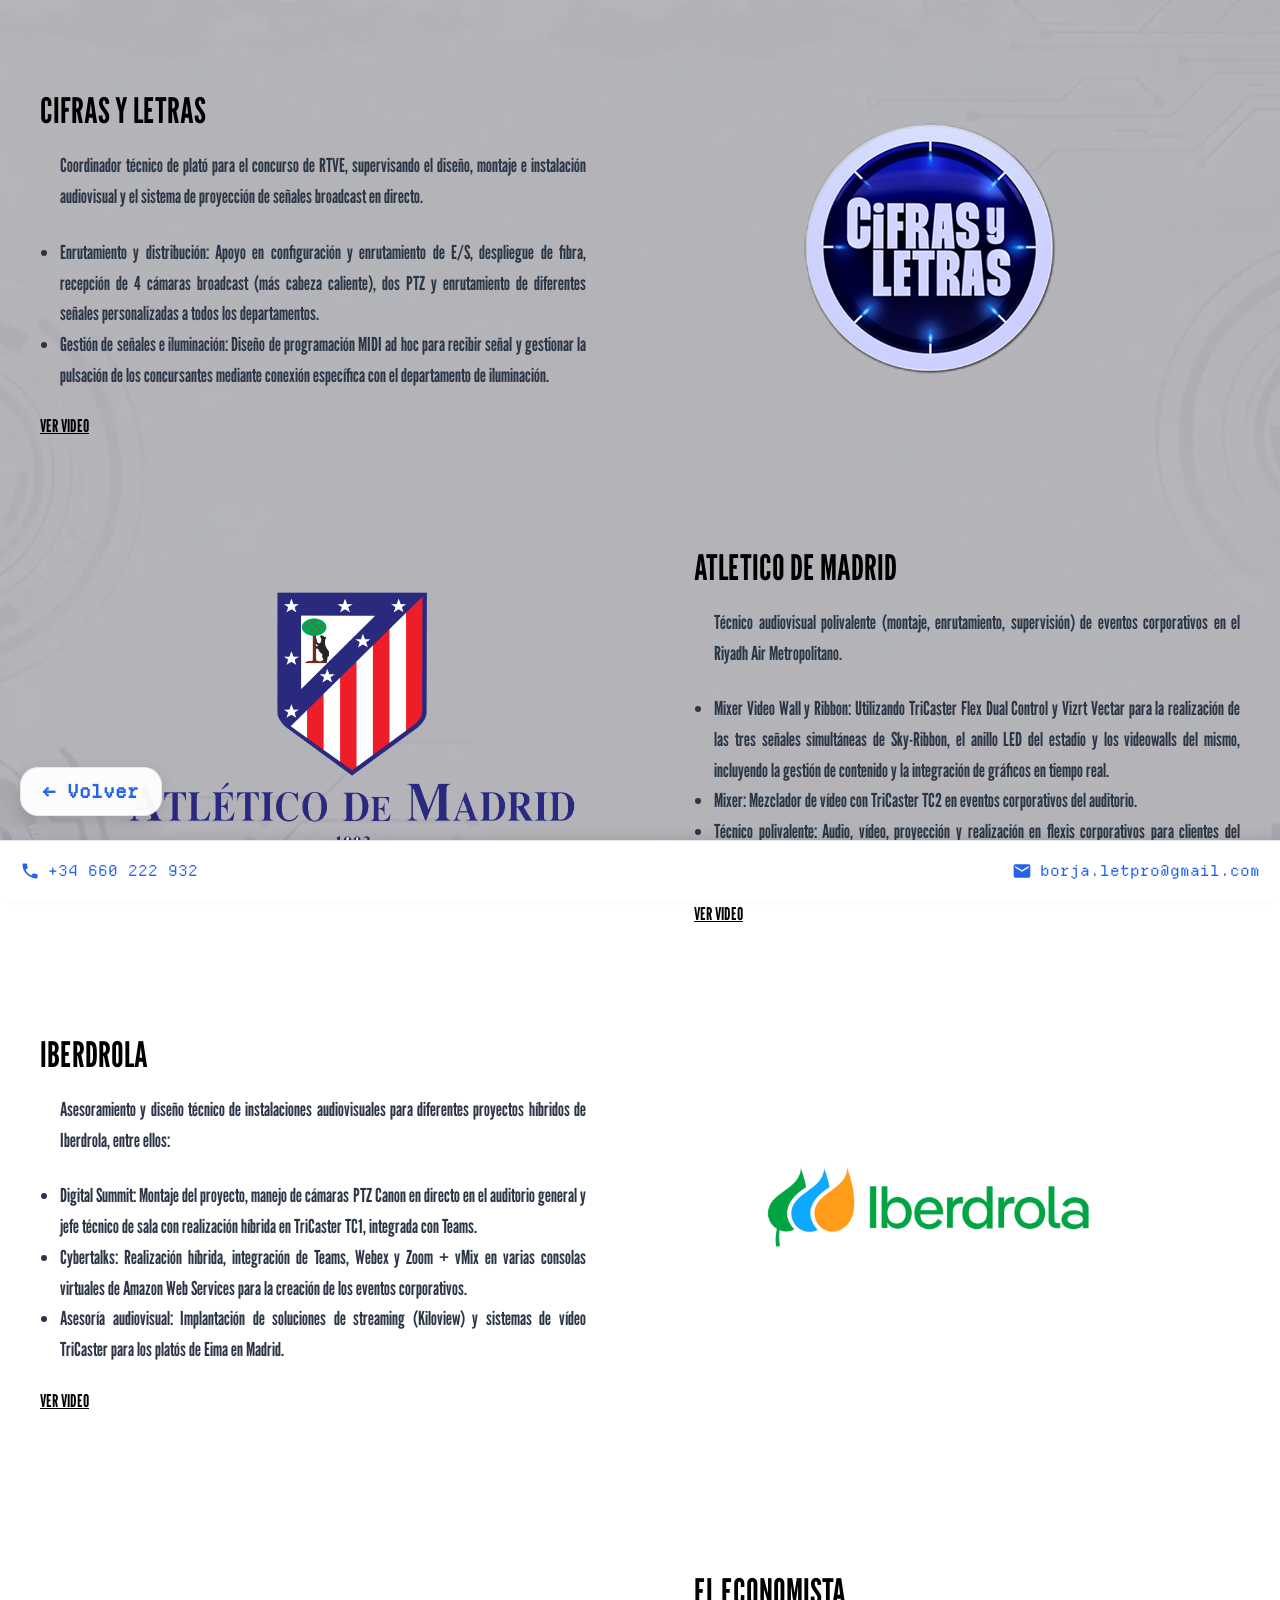
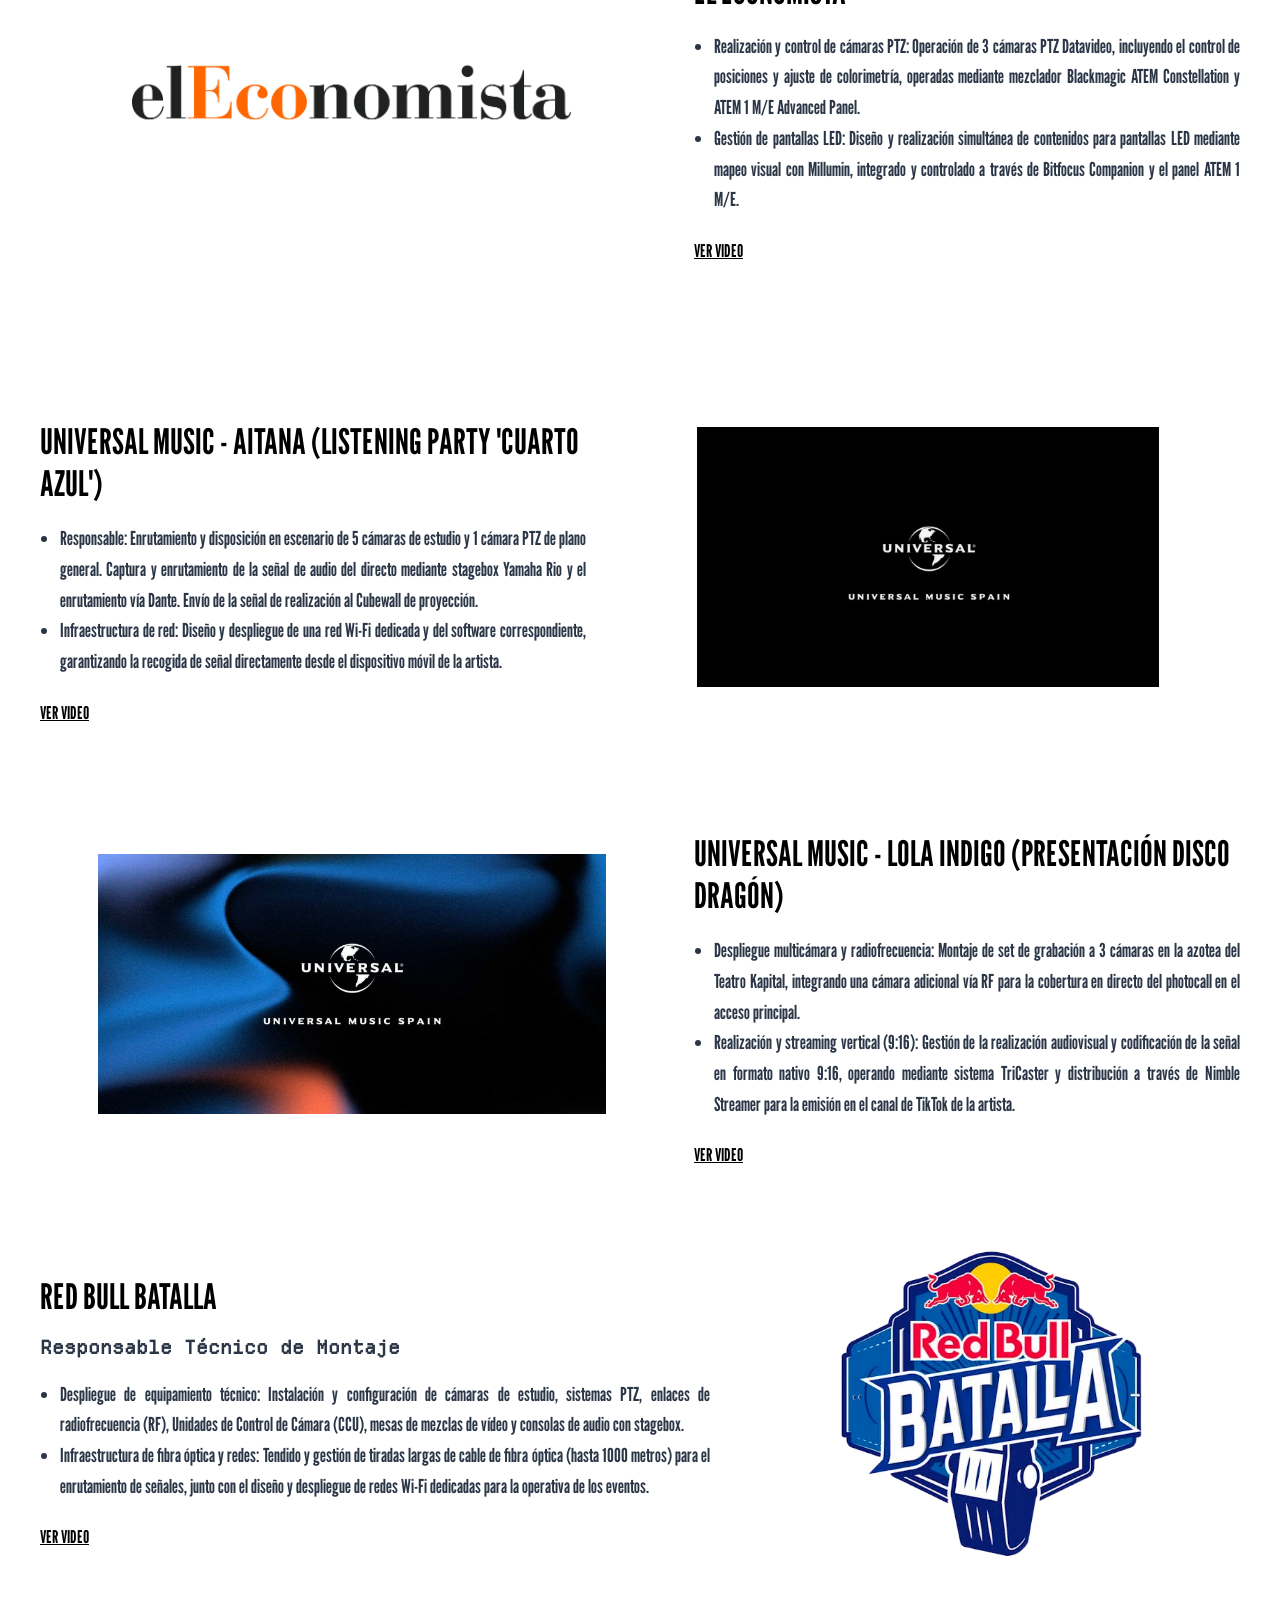
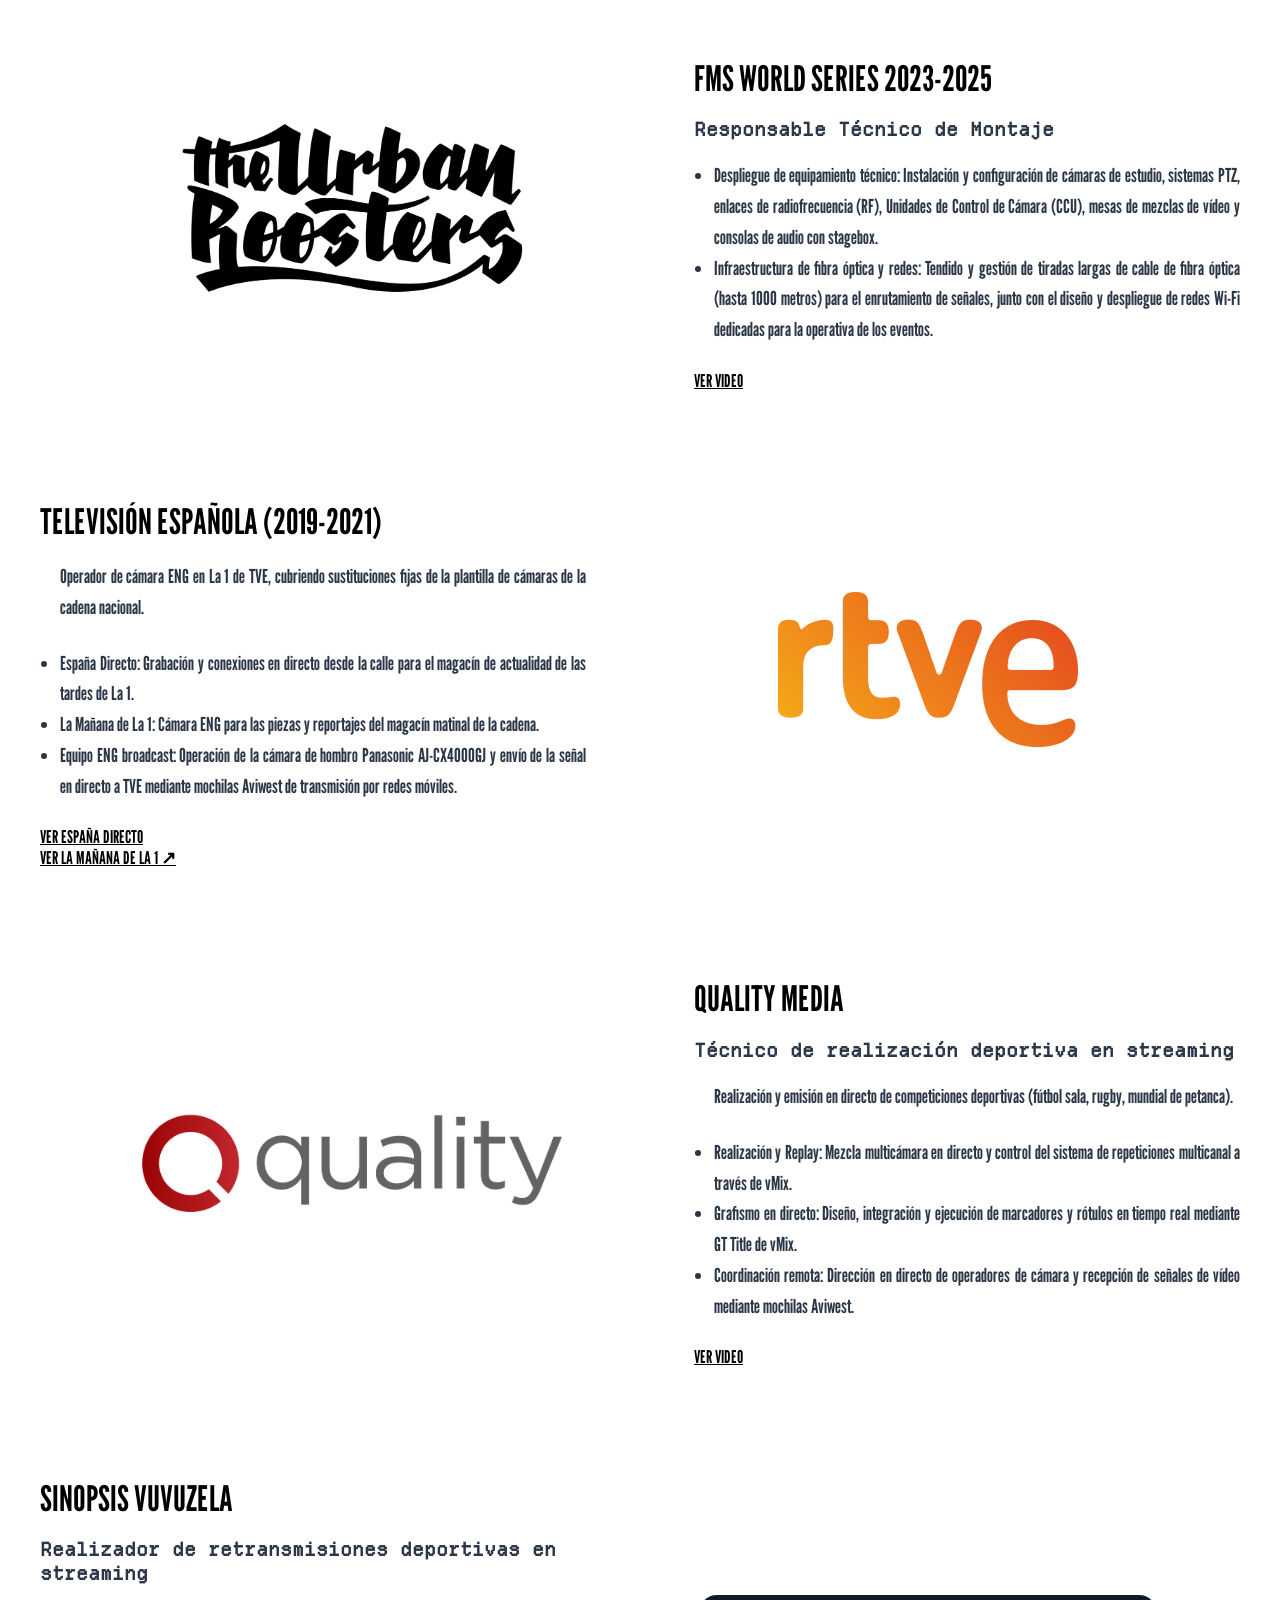
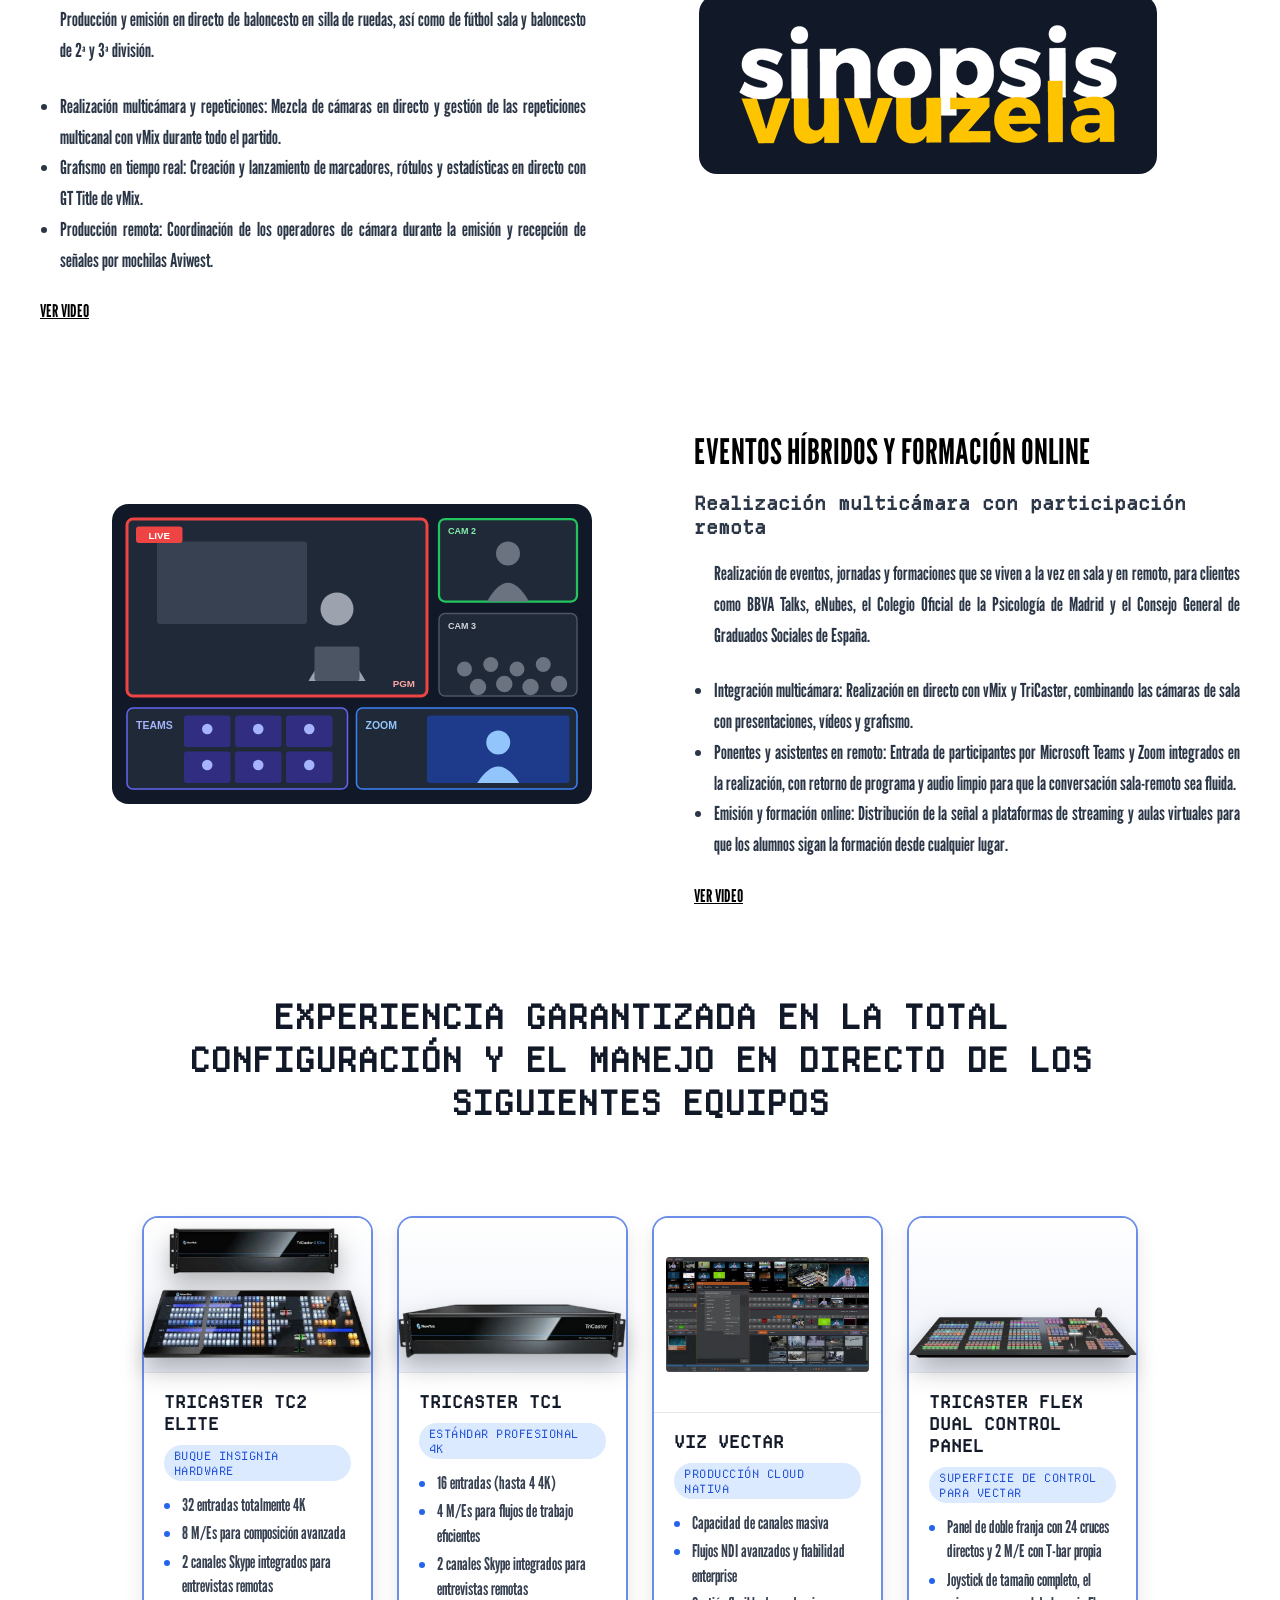
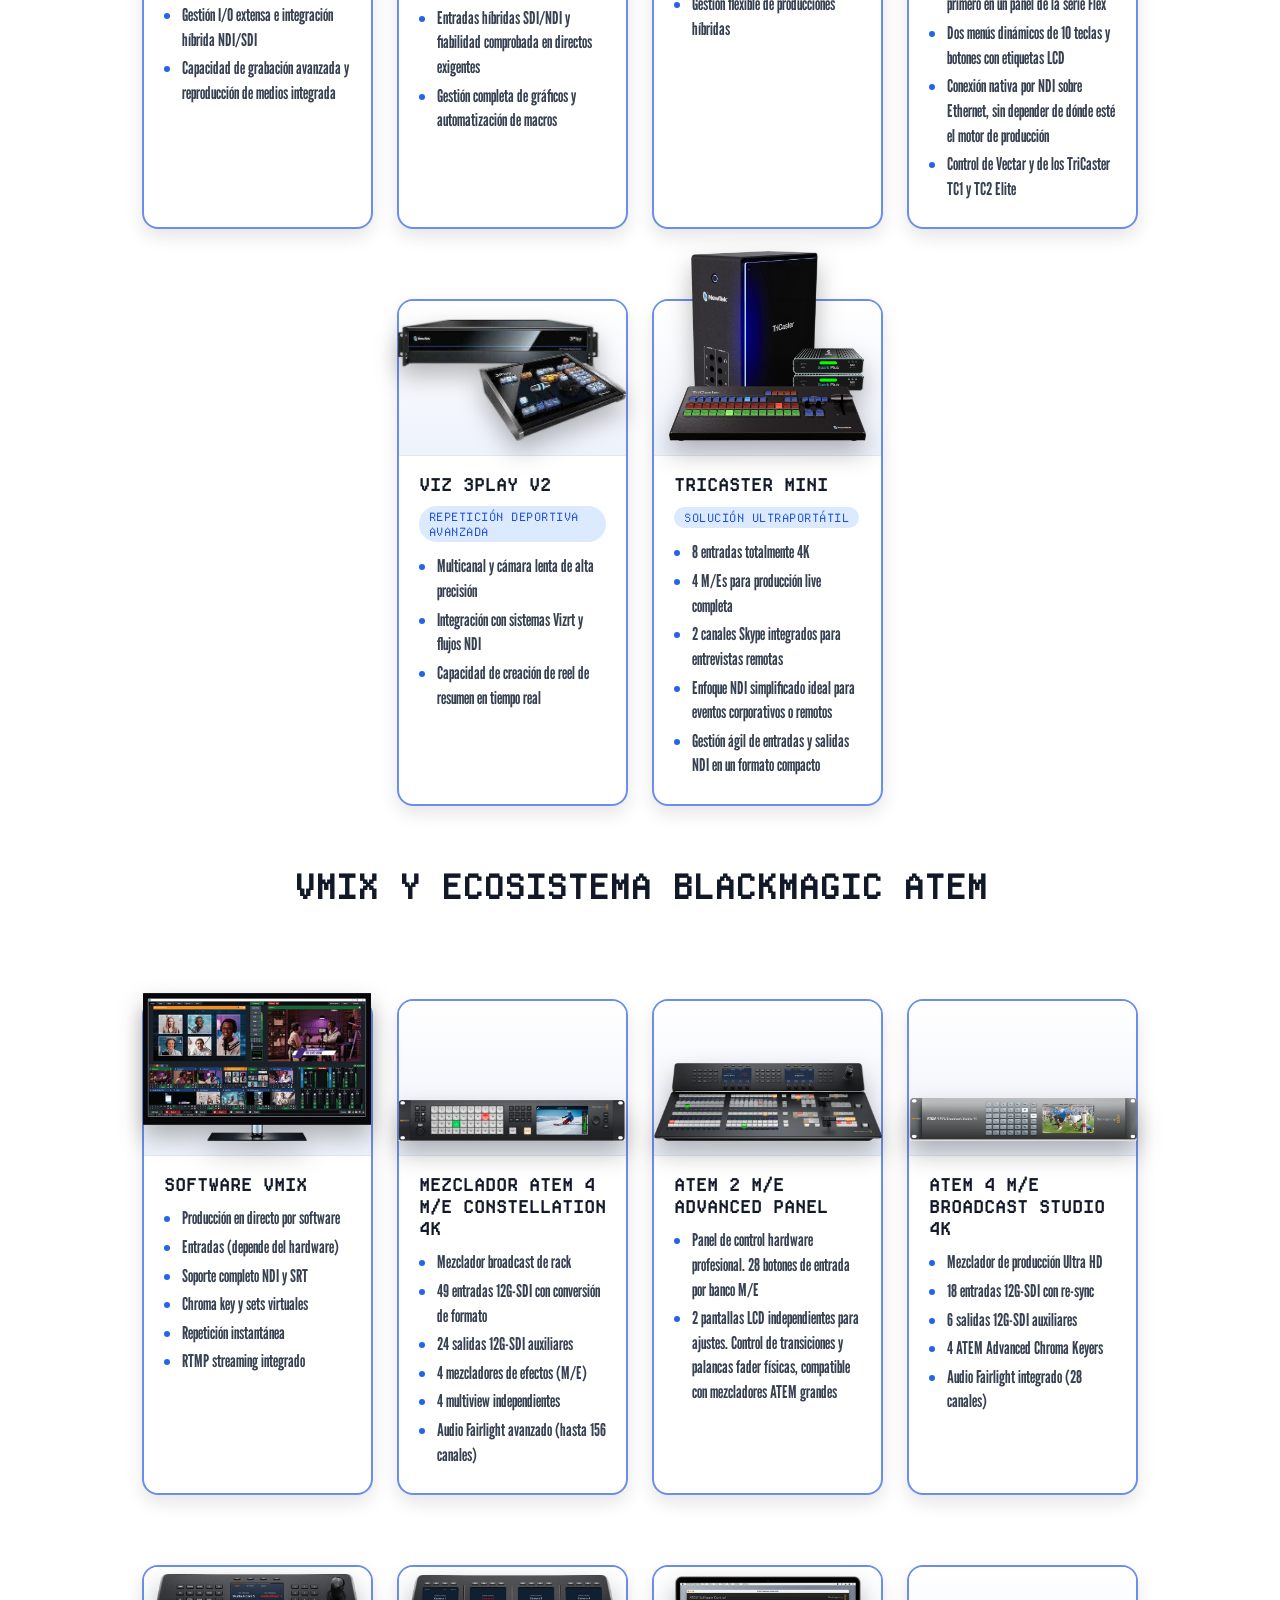
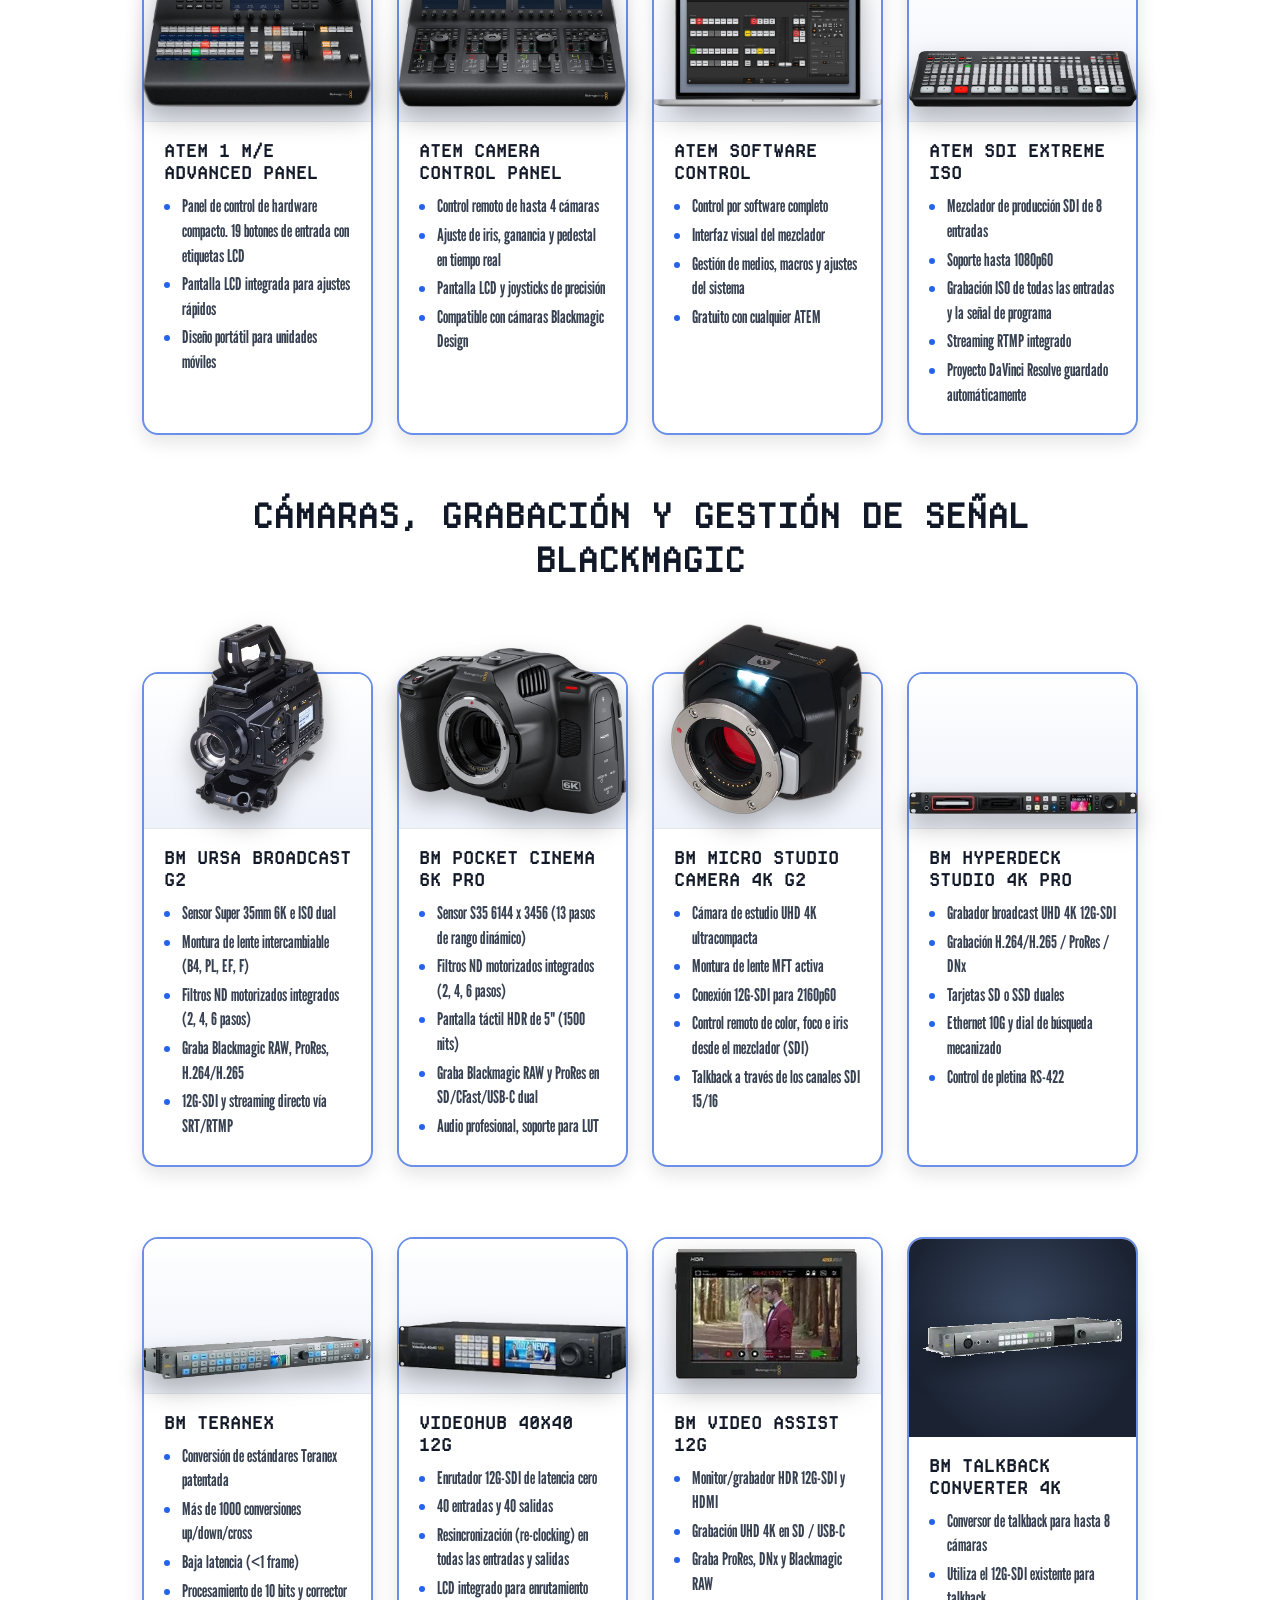
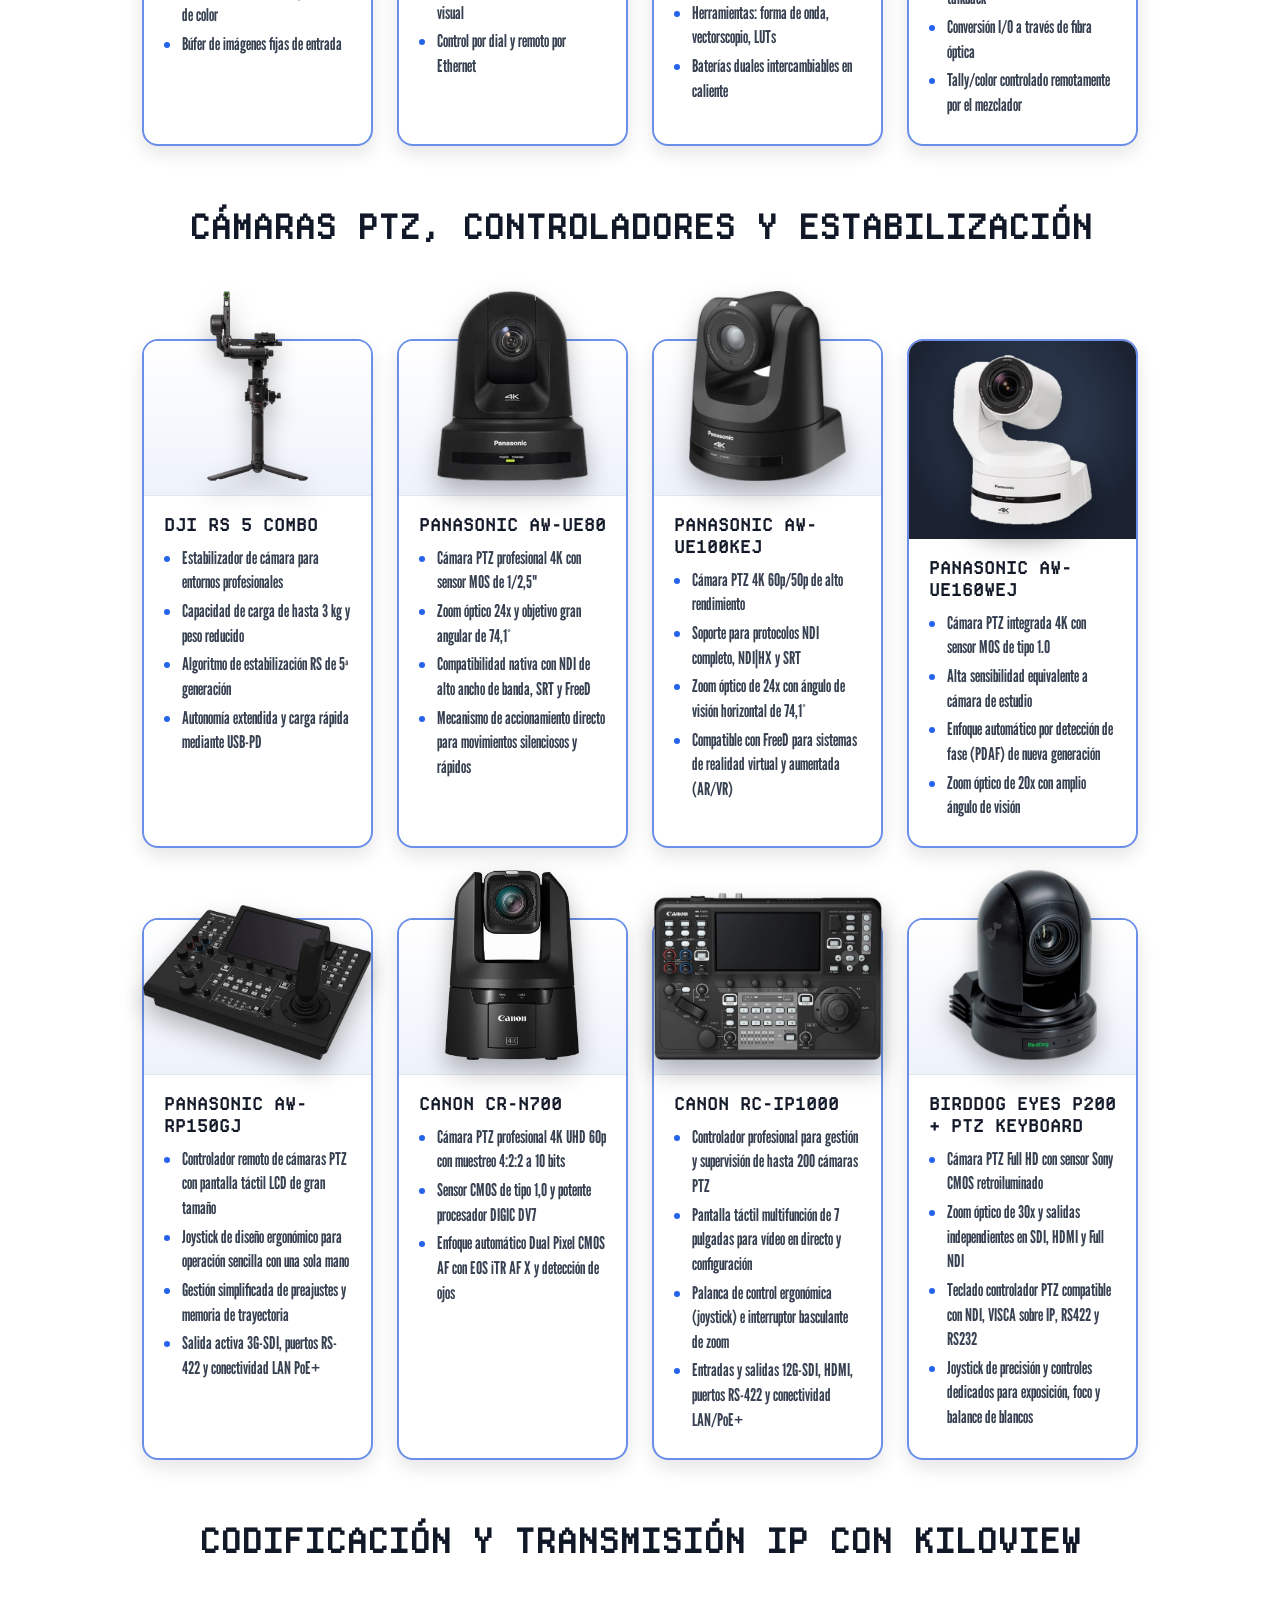
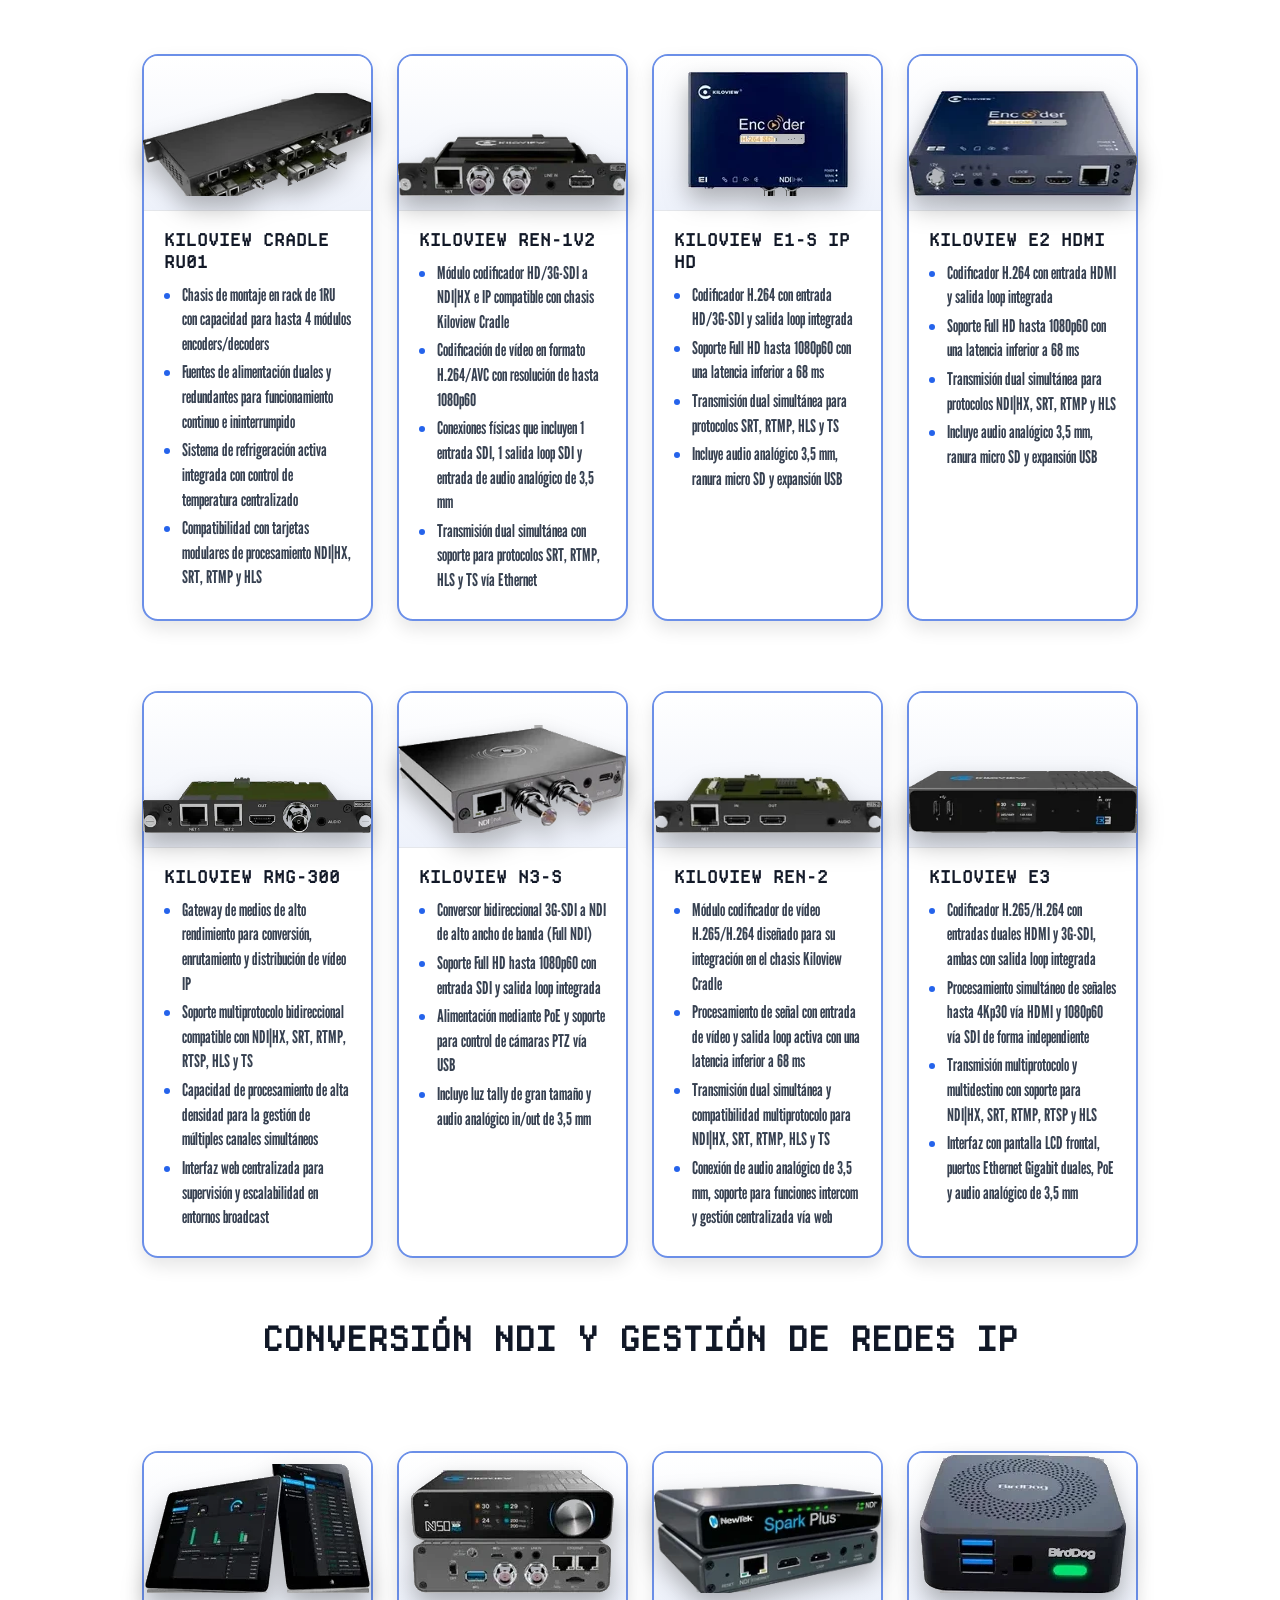
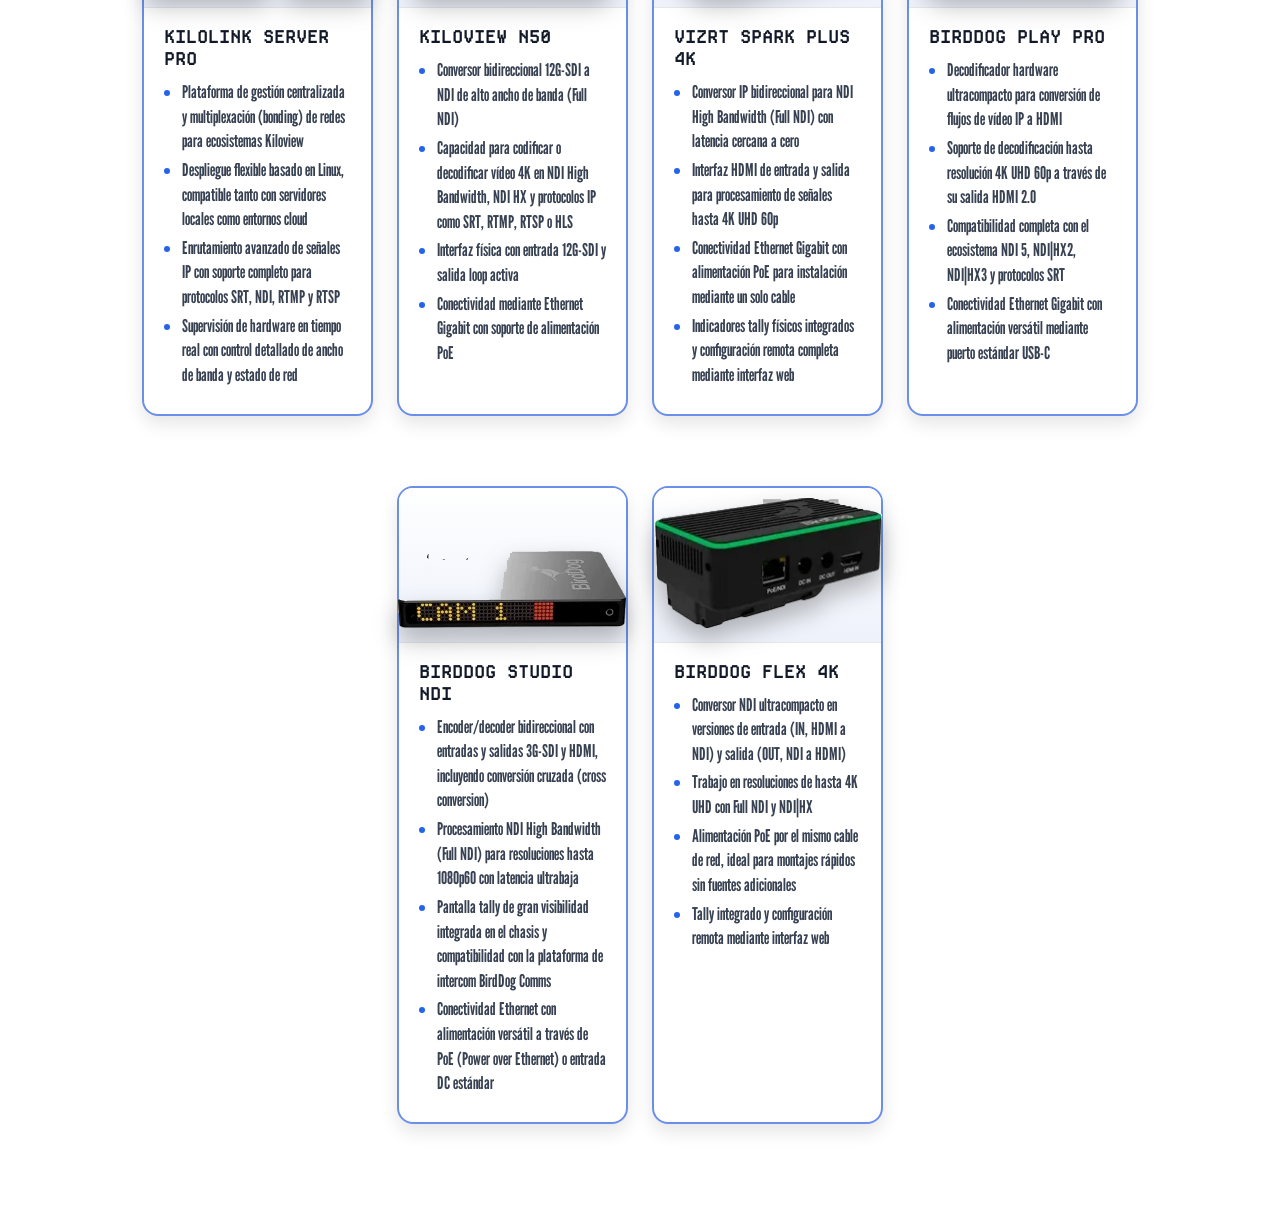
<file: video.html>
<!doctype html>
<html lang="es">
  <head>
    <meta charset="UTF-8" />
    <meta name="viewport" content="width=device-width, initial-scale=1.0" />
    <title>Vídeo - Borja Bonilla</title>
    <link rel="icon" href="gaveta/favicon.png" type="image/png" />

    <!-- Enlazamos tu archivo de diseño común -->
    <link rel="stylesheet" href="style.css" />

    <style>
      @import url("https://fonts.googleapis.com/css2?family=League+Gothic&display=swap");

      @font-face {
        font-family: "DepartureMono";
        src:
          url("DepartureMono-1.500/DepartureMono-Regular.woff2") format("woff2"),
          url("DepartureMono-1.500/DepartureMono-Regular.woff") format("woff");
        font-weight: normal;
        font-style: normal;
      }

      body {
        overflow: auto;
        padding-bottom: 60px;
        margin: 0;
        background:
          linear-gradient(rgba(17, 24, 39, 0.25), rgba(17, 24, 39, 0.25)),
          url("gaveta/fondo-general.webp") center center / cover no-repeat fixed;
        background-attachment: fixed;
      }

      .seccion-clientes {
        display: flex;
        flex-direction: column;
        gap: 80px;
        max-width: 1200px;
        margin: 40px auto 0;
        padding: 20px;
      }

      .cliente-fila {
        display: flex;
        align-items: center;
        justify-content: center;
        gap: 30px;
      }

      .cliente-fila:nth-child(even) {
        flex-direction: row-reverse;
      }

      .cliente-contenido {
        display: flex;
        flex-direction: column;
        justify-content: center;
        min-height: 300px;
        flex: 0.7;
      }

      .cliente-logo {
        display: flex;
        flex-direction: column;
        justify-content: center;
        min-height: 300px;
        flex: 0.8;
        align-items: center;
      }

      .cliente-logo img {
        width: 100%;
        max-width: 320px;
        height: 170px;
        object-fit: contain;
        border: none;
        background: transparent;
        display: block;
      }

      .cliente-logo.logo-cifras img {
        max-width: 400px;
        height: 300px;
      }

      .cliente-logo.logo-atm img {
        max-width: 500px;
        height: 300px;
      }

      .cliente-logo.logo-iberdrola img {
        max-width: 550px;
        height: 190px;
      }

      .cliente-logo.logo-eleconomista img {
        max-width: 600px;
        height: 420px;
      }

      .cliente-logo.logo-universal img {
        max-width: 540px;
        height: 260px;
      }

      .cliente-logo.logo-red-bull {
        max-width: 500px;
        height: 220px;
        text-align: center;
      }

      .cliente-logo.logo-red-bull h2 {
        margin: 0;
        color: #c8102e;
        font-family: "League Gothic", "Arial Narrow", sans-serif;
        font-size: 3rem;
        line-height: 1;
        text-transform: uppercase;
      }

      .cliente-logo.logo-red-bull img {
        max-width: 600px;
        height: 420px;
        object-fit: contain;
      }

      .cliente-logo.logo-lolindigo {
        max-width: 500px;
        height: 220px;
        justify-content: center;
        text-align: center;
      }

      .cliente-logo.logo-lolindigo h2 {
        margin: 0;
        font-size: 2.2rem;
        line-height: 1.1;
        text-transform: uppercase;
        color: #000;
      }

      .cliente-logo.logo-urban img {
        max-width: 360px;
        height: 190px;
      }

      .cliente-logo.logo-mrunderdog img {
        max-width: 560px;
        height: 240px;
      }

      .cliente-logo.logo-quality img {
        max-width: 420px;
        height: 150px;
      }

      .cliente-logo.logo-hibridos img {
        max-width: 480px;
        height: 300px;
      }

      /* El logo de Sinopsis tiene letras blancas: lo ponemos sobre un panel oscuro */
      .cliente-logo.logo-sinopsis img {
        width: auto;
        max-width: min(380px, calc(100% - 80px));
        height: auto;
        background: #111827;
        padding: 30px 40px;
        border-radius: 18px;
        box-sizing: content-box;
      }

      .cliente-nombre {
        font-family: "League Gothic", "Arial Narrow", sans-serif;
        font-size: 2.2rem;
        text-transform: uppercase;
        margin-bottom: 15px;
        color: #000;
      }

      .cliente-descripcion {
        font-family: "League Gothic", "Arial Narrow", sans-serif;
        font-size: 1.2rem;
        line-height: 1.6;
        margin-bottom: 25px;
        padding-left: 20px;
        text-align: justify;
      }

      .enlace-video {
        font-family: "League Gothic", "Arial Narrow", sans-serif;
        color: #000;
        text-decoration: underline;
        cursor: pointer;
        font-size: 1.1rem;
        font-weight: bold;
        display: inline-block;
      }

      .cliente-video-box {
        display: none;
        flex-direction: column;
        width: 100%;
      }

      .cliente-video-box iframe {
        width: 100%;
        height: 315px;
        border: none;
        margin-bottom: 15px;
      }

      .contenedor-galeria {
        width: 100%;
        max-width: 100%;
        margin: 0;
        padding: 0;
      }

      .boton-volver {
        position: fixed;
        bottom: 84px;
        left: 20px;
        z-index: 30;
        display: inline-block;
        padding: 12px 22px;
        background-color: rgba(255, 255, 255, 0.96);
        color: #2563eb;
        text-decoration: none;
        font-family: "DepartureMono", monospace;
        font-weight: 700;
        font-size: 1.15rem;
        border: 1px solid #e5e7eb;
        border-radius: 18px;
        box-shadow: 0 8px 18px rgba(0, 0, 0, 0.12);
        transition: all 0.3s ease;
      }

      .boton-volver:hover {
        background-color: #ffffff;
        color: #1d4ed8;
        transform: translateY(-2px);
        box-shadow: 0 10px 22px rgba(0, 0, 0, 0.16);
      }

      .titulo-seccion {
        display: none;
      }

      .banner-logos {
        position: fixed;
        bottom: 0;
        width: 100%;
        z-index: 20;
      }

      .pantalla-foto {
        height: 100vh;
        width: 100%;
        display: flex;
        flex-direction: column;
        justify-content: center;
        align-items: center;
        margin-bottom: 0;
        padding-bottom: 0;
        background-color: #f3f4f6;
        border-bottom: 1px solid #d1d5db;
        position: relative;
      }

      .pantalla-foto h2 {
        color: #1f2937;
        margin-bottom: 20px;
        font-size: 1.8rem;
      }

      .pantalla-foto img {
        width: 100%;
        height: 100%;
        object-fit: contain;
        border-radius: 0;
        box-shadow: none;
      }

      @media (max-width: 768px) {
        .cliente-fila,
        .cliente-fila:nth-child(even) {
          flex-direction: column-reverse;
          gap: 30px;
        }

        .cliente-logo,
        .cliente-contenido {
          width: 100%;
          min-height: auto;
        }

        body {
          padding-bottom: 80px;
        }

        .boton-volver {
          bottom: 88px;
          left: 12px;
          padding: 10px 18px;
          font-size: 0.95rem;
          border-radius: 14px;
        }

        .pantalla-foto {
          height: 100vh;
        }
      }
    </style>
  </head>
  <body>
    <!-- Botón para regresar a la portada -->
    <a href="index.html" class="boton-volver">← Volver</a>

       <div class="seccion-clientes">
        <!-- COMIENZO CLIENTE RTVE - CIFRAS Y LETRAS -->
        <div class="cliente-fila">
          <div class="cliente-contenido">
            <div id="texto-cliente-1">
              <h2 class="cliente-nombre">CIFRAS Y LETRAS</h2>
              <p class="cliente-descripcion">
                <strong>Coordinador técnico de plató</strong> para el concurso de RTVE, supervisando el diseño, montaje e instalación audiovisual y el sistema de proyección de señales broadcast en directo.
              </p>
              <ul class="cliente-descripcion">
                <li>
                  <strong>Enrutamiento y distribución:</strong> Apoyo en configuración y enrutamiento de E/S, despliegue de fibra, recepción de 4 cámaras broadcast (más cabeza caliente), dos PTZ y enrutamiento de diferentes señales personalizadas a todos los departamentos.
                </li>
                <li>
                  <strong>Gestión de señales e iluminación:</strong> Diseño de programación MIDI ad hoc para recibir señal y gestionar la pulsación de los concursantes mediante conexión específica con el departamento de iluminación.
                </li>
              </ul>
              <a class="enlace-video" onclick="alternarBloque('1', true)">
                VER VIDEO
              </a>
            </div>

            <div id="video-cliente-1" class="cliente-video-box">
              <iframe
                src="https://www.youtube.com/embed/87tA-yGrxG0"
                allowfullscreen
              ></iframe>
              <a class="enlace-video" onclick="alternarBloque('1', false)"
                >← Volver a la descripción</a
              >
            </div>
          </div>

          <div class="cliente-logo logo-cifras">
            <img src="gaveta/cifrayletras.webp" alt="Cifras y Letras" />
          </div>
        </div>
        <!-- FINAL DEL CLIENTE RTVE - CIFRAS Y LETRAS -->
<!-- atletico de madrid -->
<div class="cliente-fila">
  <div class="cliente-contenido">
    <div id="texto-cliente-2">
      <h2 class="cliente-nombre">ATLETICO DE MADRID</h2>
      <p class="cliente-descripcion">
        Técnico audiovisual polivalente (montaje, enrutamiento, supervisión) de eventos corporativos en el Riyadh Air Metropolitano.
      </p>
      <ul class="cliente-descripcion">
        <li>
          <strong>Mixer Video Wall y Ribbon:</strong> Utilizando TriCaster Flex Dual Control y Vizrt Vectar para la realización de las tres señales simultáneas de Sky-Ribbon, el anillo LED del estadio y los videowalls del mismo, incluyendo la gestión de contenido y la integración de gráficos en tiempo real.
        </li>
        <li>
          <strong>Mixer:</strong> Mezclador de vídeo con TriCaster TC2 en eventos corporativos del auditorio.
        </li>
        <li>
          <strong>Técnico polivalente:</strong> Audio, vídeo, proyección y realización en flexis corporativos para clientes del estadio Riyadh Air Metropolitano.
        </li>
      </ul>
      <a class="enlace-video" onclick="alternarBloque('2', true)">
        VER VIDEO
      </a>
    </div>

    <div id="video-cliente-2" class="cliente-video-box">
      <iframe src="https://www.youtube.com/embed/V03x5K-7an8" allowfullscreen></iframe>
      <a class="enlace-video" onclick="alternarBloque('2', false)">← Volver a la descripción</a>
    </div>
  </div>

  <div class="cliente-logo logo-atm">
    <img loading="lazy" src="gaveta/atm.webp" alt="ATLETICO DE MADRID" />
  </div>
</div>
<!-- FIN CLIENTE atletico de madrid -->

<!-- Iberdrola -->
<div class="cliente-fila">
  <div class="cliente-contenido">
    <div id="texto-cliente-3">
      <h2 class="cliente-nombre">IBERDROLA</h2>
      <p class="cliente-descripcion">
        Asesoramiento y diseño técnico de instalaciones audiovisuales para diferentes proyectos híbridos de Iberdrola, entre ellos:
      </p>
      <ul class="cliente-descripcion">
        <li>
          <strong>Digital Summit:</strong> Montaje del proyecto, manejo de cámaras PTZ Canon en directo en el auditorio general y jefe técnico de sala con realización híbrida en TriCaster TC1, integrada con Teams.
        </li>
        <li>
          <strong>Cybertalks:</strong> Realización híbrida, integración de Teams, Webex y Zoom + vMix en varias consolas virtuales de Amazon Web Services para la creación de los eventos corporativos.
        </li>
        <li>
          <strong>Asesoría audiovisual:</strong> Implantación de soluciones de streaming (Kiloview) y sistemas de vídeo TriCaster para los platós de Eima en Madrid.
        </li>
      </ul>
      <a class="enlace-video" onclick="alternarBloque('3', true)">
        VER VIDEO
      </a>
    </div>

    <div id="video-cliente-3" class="cliente-video-box">
      <iframe src="https://www.youtube.com/embed/xMDXvvHXTFM" allowfullscreen></iframe>
      <a class="enlace-video" onclick="alternarBloque('3', false)">← Volver a la descripción</a>
    </div>
  </div>

  <div class="cliente-logo logo-iberdrola">
    <img loading="lazy" src="gaveta/iberdrola.webp" alt="Logo Iberdrola" />
  </div>
</div>
<!-- FIN CLIENTE iberdrola -->

<!-- El Economista -->
<div class="cliente-fila">
  <div class="cliente-contenido">
    <div id="texto-cliente-4">
      <h2 class="cliente-nombre">EL ECONOMISTA</h2>
      <ul class="cliente-descripcion">
        <li>
          <strong>Realización y control de cámaras PTZ:</strong>
          Operación de 3 cámaras PTZ Datavideo, incluyendo el control de
          posiciones y ajuste de colorimetría, operadas mediante mezclador
          Blackmagic ATEM Constellation y ATEM 1 M/E Advanced Panel.
        </li>
        <li>
          <strong>Gestión de pantallas LED:</strong>
          Diseño y realización simultánea de contenidos para pantallas LED
          mediante mapeo visual con Millumin, integrado y controlado a través
          de Bitfocus Companion y el panel ATEM 1 M/E.
        </li>
      </ul>
      <a class="enlace-video" onclick="alternarBloque('4', true)">
        VER VIDEO
      </a>
    </div>

    <div id="video-cliente-4" class="cliente-video-box">
      <a href="https://www.dailymotion.com/video/xa8m2ha" target="_blank" rel="noopener noreferrer" title="Ver vídeo de El Economista en Dailymotion">
        <img loading="lazy"
          src="gaveta/ecopantalla.webp"
          alt="Miniatura El Economista"
          style="width: 100%; height: 315px; object-fit: cover; border: none; margin-bottom: 15px; display: block; cursor: pointer;"
        />
      </a>
      <a class="enlace-video" onclick="alternarBloque('4', false)">← Volver a la descripción</a>
    </div>
  </div>

  <div class="cliente-logo logo-eleconomista">
    <img loading="lazy" src="gaveta/economista.webp" alt="Logo El Economista" />
  </div>
</div>
<!-- FIN CLIENTE El Economista -->

<!-- Universal Music - Aitana -->
<div class="cliente-fila">
  <div class="cliente-contenido">
    <div id="texto-cliente-5">
      <h2 class="cliente-nombre">UNIVERSAL MUSIC - AITANA (LISTENING PARTY 'CUARTO AZUL')</h2>
      <ul class="cliente-descripcion">
        <li>
          <strong>Responsable:</strong>
          Enrutamiento y disposición en escenario de 5 cámaras de estudio y
          1 cámara PTZ de plano general. Captura y enrutamiento de la señal
          de audio del directo mediante stagebox Yamaha Rio y el enrutamiento vía Dante. Envío de la señal de realización al Cubewall de proyección.
        </li>
        <li>
          <strong>Infraestructura de red:</strong>
          Diseño y despliegue de una red Wi-Fi dedicada y del software correspondiente,
          garantizando la recogida de señal
          directamente desde el dispositivo móvil de la artista.
        </li>
      </ul>
      <a class="enlace-video" onclick="alternarBloque('5', true)">
        VER VIDEO
      </a>
    </div>

    <div id="video-cliente-5" class="cliente-video-box">
      <iframe src="https://www.youtube.com/embed/9McPBJuuaB4?list=PLIe3WQxesrmItDzG0zZ_uPFvVeD7AzGM7" allowfullscreen></iframe>
      <a class="enlace-video" onclick="alternarBloque('5', false)">← Volver a la descripción</a>
    </div>
  </div>

  <div class="cliente-logo logo-universal">
    <img loading="lazy" src="gaveta/universal.webp" alt="Logo Universal Music - Aitana" />
  </div>
</div>
<!-- FIN CLIENTE Universal Music - Aitana -->

<!-- Lola Indigo - Presentación disco Dragón -->
<div class="cliente-fila">
  <div class="cliente-contenido">
    <div id="texto-cliente-6">
      <h2 class="cliente-nombre">UNIVERSAL MUSIC - LOLA INDIGO (PRESENTACIÓN DISCO DRAGÓN)</h2>
      <ul class="cliente-descripcion">
        <li>
          <strong>Despliegue multicámara y radiofrecuencia:</strong>
          Montaje de set de grabación a 3 cámaras en la azotea del Teatro
          Kapital, integrando una cámara adicional vía RF para la cobertura en
          directo del photocall en el acceso principal.
        </li>
        <li>
          <strong>Realización y streaming vertical (9:16):</strong>
          Gestión de la realización audiovisual y codificación de la señal en
          formato nativo 9:16, operando mediante sistema TriCaster y
          distribución a través de Nimble Streamer para la emisión en el canal
          de TikTok de la artista.
        </li>
      </ul>
      <a class="enlace-video" onclick="alternarBloque('6', true)">
        VER VIDEO
      </a>
    </div>

    <div id="video-cliente-6" class="cliente-video-box">
      <a href="https://www.tiktok.com/@soyfabiiann/video/7221644862502751493?q=lolaindigo%20presentacion%20dragon%20kapital&t=1791131937386" target="_blank" rel="noopener noreferrer" title="Ver vídeo de Lola Indigo en TikTok">
        <img loading="lazy"
          src="gaveta/lolaindigo-miniatura.webp"
          alt="Miniatura de Lola Indigo"
          style="width: 100%; height: 315px; object-fit: cover; border: none; margin-bottom: 15px; display: block; cursor: pointer;"
        />
      </a>
      <a class="enlace-video" onclick="alternarBloque('6', false)">← Volver a la descripción</a>
    </div>
  </div>

  <div class="cliente-logo logo-universal">
    <img loading="lazy" src="gaveta/universal2.webp" alt="Logo Universal Music - Lola Indigo" />
  </div>
</div>
<!-- FIN CLIENTE Lola Indigo -->

<!-- Red Bull Batalla -->
<div class="cliente-fila">
  <div class="cliente-contenido">
    <div id="texto-cliente-7">
      <h2 class="cliente-nombre">RED BULL BATALLA</h2>
      <h3>Responsable Técnico de Montaje</h3>
      <ul class="cliente-descripcion">
        <li>
          <strong>Despliegue de equipamiento técnico:</strong>
          Instalación y configuración de cámaras de estudio, sistemas PTZ,
          enlaces de radiofrecuencia (RF), Unidades de Control
          de Cámara (CCU), mesas de mezclas de vídeo y consolas de audio con
          stagebox.
        </li>
        <li>
          <strong>Infraestructura de fibra óptica y redes:</strong>
          Tendido y gestión de tiradas largas de cable de fibra óptica (hasta
          1000 metros) para el enrutamiento de señales, junto con el diseño y
          despliegue de redes Wi-Fi dedicadas para la operativa de los eventos.
        </li>
      </ul>
      <a class="enlace-video" onclick="alternarBloque('7', true)">
        VER VIDEO
      </a>
    </div>

    <div id="video-cliente-7" class="cliente-video-box">
      <iframe
        src="https://www.youtube.com/embed/dcHsCLj7LJ0"
        title="Red Bull Batalla"
        allowfullscreen
      ></iframe>
      <a class="enlace-video" onclick="alternarBloque('7', false)"
        >← Volver a la descripción</a
      >
    </div>
  </div>

  <div class="cliente-logo logo-red-bull">
    <img loading="lazy" src="gaveta/redbull.webp" alt="Red Bull Batalla" />
  </div>
</div>
<!-- FIN CLIENTE Red Bull Batalla -->

<!-- FMS -->
<div class="cliente-fila">
  <div class="cliente-contenido">
    <div id="texto-cliente-8">
      <h2 class="cliente-nombre">FMS WORLD SERIES 2023-2025
</h2>
      <h3>Responsable Técnico de Montaje</h3>
      <ul class="cliente-descripcion">
        <li>
          <strong>Despliegue de equipamiento técnico:</strong>
          Instalación y configuración de cámaras de estudio, sistemas PTZ, enlaces de radiofrecuencia (RF), Unidades de Control
          de Cámara (CCU), mesas de mezclas de vídeo y consolas de audio con
          stagebox.
        </li>
        <li>
          <strong>Infraestructura de fibra óptica y redes:</strong>
          Tendido y gestión de tiradas largas de cable de fibra óptica (hasta
          1000 metros) para el enrutamiento de señales, junto con el diseño y
          despliegue de redes Wi-Fi dedicadas para la operativa de los eventos.
        </li>
      </ul>
      <a class="enlace-video" onclick="alternarBloque('8', true)">
        VER VIDEO
      </a>
    </div>

    <div id="video-cliente-8" class="cliente-video-box">
      <a
        href="https://www.youtube.com/watch?v=eRfOTPFt9-w"
        target="_blank"
        rel="noopener noreferrer"
        title="Ver vídeo de FMS en YouTube"
      >
        <img loading="lazy"
          src="gaveta/captura-video-fms.webp"
          alt="Reproducir evento FMS World Series"
          style="width: 100%; height: 315px; object-fit: cover; border: none; margin-bottom: 15px;"
        />
      </a>
      <a class="enlace-video" onclick="alternarBloque('8', false)">
        ← Volver a la descripción
      </a>
    </div>
  </div>

  <div class="cliente-logo logo-urban">
    <img loading="lazy" src="gaveta/urban.webp" alt="Urban Roosters" />
  </div>
</div>
<!-- FIN CLIENTE FMS -->

        <!-- COMIENZO CLIENTE RTVE - CÁMARA ENG (ESPAÑA DIRECTO / LA MAÑANA) -->
        <div class="cliente-fila">
          <div class="cliente-contenido">
            <div id="texto-cliente-tve">
              <h2 class="cliente-nombre">TELEVISIÓN ESPAÑOLA (2019-2021)</h2>
              <p class="cliente-descripcion">
                <strong>Operador de cámara ENG</strong> en La 1 de TVE, cubriendo
                sustituciones fijas de la plantilla  de  cámaras de la cadena nacional.
              </p>
              <ul class="cliente-descripcion">
                <li>
                  <strong>España Directo:</strong> Grabación y conexiones en
                  directo desde la calle para el magacín de actualidad de las
                  tardes de La 1.
                </li>
                <li>
                  <strong>La Mañana de La 1:</strong> Cámara ENG para las piezas
                  y reportajes del magacín matinal de la cadena.
                </li>
                <li>
                  <strong>Equipo ENG broadcast:</strong> Operación de la
                  cámara de hombro <strong>Panasonic AJ-CX4000GJ</strong> y
                  envío de la señal en directo a TVE mediante
                  <strong>mochilas Aviwest</strong> de transmisión por redes
                  móviles.
                </li>
              </ul>
              <a class="enlace-video" onclick="alternarBloque('tve', true)">
                VER ESPAÑA DIRECTO
              </a>
              <br />
              <a
                class="enlace-video"
                href="https://www.youtube.com/watch?v=YXitAxK0SpM"
                target="_blank"
                rel="noopener"
                >VER LA MAÑANA DE LA 1 ↗</a
              >
            </div>

            <div id="video-cliente-tve" class="cliente-video-box">
              <iframe
                src="https://www.youtube.com/embed/UzXY5DFYNYw"
                title="España Directo (La 1 de TVE, 16/03/2020)"
                allowfullscreen
              ></iframe>
              <a class="enlace-video" onclick="alternarBloque('tve', false)"
                >← Volver a la descripción</a
              >
            </div>
          </div>

          <div class="cliente-logo">
            <img loading="lazy" src="gaveta/rtve.webp" alt="Logo de RTVE" style="max-width: 300px;" />
          </div>
        </div>
        <!-- FINAL DEL CLIENTE RTVE - CÁMARA ENG -->

<!-- Quality Media -->
<div class="cliente-fila">
  <div class="cliente-contenido">
    <div id="texto-cliente-9">
      <h2 class="cliente-nombre">QUALITY MEDIA</h2>
      <h3>Técnico de realización deportiva en streaming</h3>
      <p class="cliente-descripcion">
        Realización y emisión en directo de competiciones deportivas (fútbol sala, rugby, mundial de petanca).
      </p>
      <ul class="cliente-descripcion">
        <li>
          <strong>Realización y Replay:</strong>
          Mezcla multicámara en directo y control del sistema de repeticiones
          multicanal a través de vMix.
        </li>
        <li>
          <strong>Grafismo en directo:</strong>
          Diseño, integración y ejecución de marcadores y rótulos en tiempo
          real mediante GT Title de vMix.
        </li>
        <li>
          <strong>Coordinación remota:</strong>
          Dirección en directo de operadores de cámara y recepción de señales
          de vídeo mediante mochilas Aviwest.
        </li>
      </ul>
      <a class="enlace-video" onclick="alternarBloque('9', true)">
        VER VIDEO
      </a>
    </div>

    <div id="video-cliente-9" class="cliente-video-box">
      <iframe
        src="https://www.youtube.com/embed/knysD7mDBVA"
        title="Quality Media - Realización deportiva en streaming"
        allowfullscreen
      ></iframe>
      <a class="enlace-video" onclick="alternarBloque('9', false)"
        >← Volver a la descripción</a
      >
    </div>
  </div>

  <div class="cliente-logo logo-quality">
    <img loading="lazy" src="gaveta/quality.png" alt="Logo Quality Media" />
  </div>
</div>
<!-- FIN CLIENTE Quality Media -->

<!-- Sinopsis Vuvuzela -->
<div class="cliente-fila">
  <div class="cliente-contenido">
    <div id="texto-cliente-10">
      <h2 class="cliente-nombre">SINOPSIS VUVUZELA</h2>
      <h3>Realizador de retransmisiones deportivas en streaming</h3>
      <p class="cliente-descripcion">
        Producción y emisión en directo de baloncesto en silla de ruedas, así como de fútbol sala y baloncesto de 2ª y 3ª división.
      </p>
      <ul class="cliente-descripcion">
        <li>
          <strong>Realización multicámara y repeticiones:</strong>
          Mezcla de cámaras en directo y gestión de las repeticiones
          multicanal con vMix durante todo el partido.
        </li>
        <li>
          <strong>Grafismo en tiempo real:</strong>
          Creación y lanzamiento de marcadores, rótulos y estadísticas en
          directo con GT Title de vMix.
        </li>
        <li>
          <strong>Producción remota:</strong>
          Coordinación de los operadores de cámara durante la emisión y
          recepción de señales por mochilas Aviwest.
        </li>
      </ul>
      <a class="enlace-video" onclick="alternarBloque('10', true)">
        VER VIDEO
      </a>
    </div>

    <div id="video-cliente-10" class="cliente-video-box">
      <iframe
        src="https://www.youtube.com/embed/7qf4DOfY51o"
        title="Sinopsis Vuvuzela - Mundial de Baloncesto en silla de ruedas 2026"
        allowfullscreen
      ></iframe>
      <a class="enlace-video" onclick="alternarBloque('10', false)"
        >← Volver a la descripción</a
      >
    </div>
  </div>

  <div class="cliente-logo logo-sinopsis">
    <img loading="lazy" src="gaveta/sinopsis.png" alt="Logo Sinopsis Vuvuzela" />
  </div>
</div>
<!-- FIN CLIENTE Sinopsis Vuvuzela -->

<!-- Eventos híbridos y formación online -->
<div class="cliente-fila">
  <div class="cliente-contenido">
    <div id="texto-cliente-11">
      <h2 class="cliente-nombre">EVENTOS HÍBRIDOS Y FORMACIÓN ONLINE</h2>
      <h3>Realización multicámara con participación remota</h3>
      <p class="cliente-descripcion">
        Realización de eventos, jornadas y formaciones que se viven a la vez en sala y en remoto, para clientes como BBVA Talks, eNubes, el Colegio Oficial de la Psicología de Madrid y el Consejo General de Graduados Sociales de España.
      </p>
      <ul class="cliente-descripcion">
        <li>
          <strong>Integración multicámara:</strong>
          Realización en directo con vMix y TriCaster, combinando las cámaras
          de sala con presentaciones, vídeos y grafismo.
        </li>
        <li>
          <strong>Ponentes y asistentes en remoto:</strong>
          Entrada de participantes por Microsoft Teams y Zoom integrados en la
          realización, con retorno de programa y audio limpio para que la
          conversación sala-remoto sea fluida.
        </li>
        <li>
          <strong>Emisión y formación online:</strong>
          Distribución de la señal a plataformas de streaming y aulas
          virtuales para que los alumnos sigan la formación desde cualquier
          lugar.
        </li>
      </ul>
      <a class="enlace-video" onclick="alternarBloque('11', true)">
        VER VIDEO
      </a>
    </div>

    <div id="video-cliente-11" class="cliente-video-box">
      <iframe
        src="https://www.youtube.com/embed/lc2k_cRcu2Y"
        title="BBVA Spark - Open Talks"
        allowfullscreen
      ></iframe>
      <a class="enlace-video" onclick="alternarBloque('11', false)"
        >← Volver a la descripción</a
      >
    </div>
  </div>

  <div class="cliente-logo logo-hibridos">
    <img loading="lazy" src="gaveta/eventos-hibridos.svg" alt="Multiview de un evento híbrido con cámaras y entradas de Teams y Zoom" />
  </div>
</div>
<!-- FIN Eventos híbridos y formación online -->
    </div>

    <!-- ================= EQUIPOS (antes infografías 01video-06video.webp) ================= -->

    <!-- BLOQUE 1: TRICASTER Y VIZRT -->
    <section class="seccion-equipos">
      <h2>Experiencia garantizada en la total configuración y el manejo en directo de los siguientes equipos</h2>
      <div class="rejilla-equipos">
        <article class="tarjeta-equipo">
          <div class="foto"><img loading="lazy" src="gaveta/equipos/tc2-elite.webp" alt="TriCaster TC2 Elite" /></div>
          <div class="info">
            <h3>TriCaster TC2 Elite</h3>
            <span class="etiqueta">Buque insignia hardware</span>
            <ul>
              <li>32 entradas totalmente 4K</li>
              <li>8 M/Es para composición avanzada</li>
              <li>2 canales Skype integrados para entrevistas remotas</li>
              <li>Gestión I/O extensa e integración híbrida NDI/SDI</li>
              <li>Capacidad de grabación avanzada y reproducción de medios integrada</li>
            </ul>
          </div>
        </article>
        <article class="tarjeta-equipo">
          <div class="foto"><img loading="lazy" src="gaveta/equipos/tc1.webp" alt="TriCaster TC1" /></div>
          <div class="info">
            <h3>TriCaster TC1</h3>
            <span class="etiqueta">Estándar profesional 4K</span>
            <ul>
              <li>16 entradas (hasta 4 4K)</li>
              <li>4 M/Es para flujos de trabajo eficientes</li>
              <li>2 canales Skype integrados para entrevistas remotas</li>
              <li>Entradas híbridas SDI/NDI y fiabilidad comprobada en directos exigentes</li>
              <li>Gestión completa de gráficos y automatización de macros</li>
            </ul>
          </div>
        </article>
        <article class="tarjeta-equipo">
          <div class="foto plana"><img loading="lazy" src="gaveta/equipos/viz-vectar.webp" alt="Viz Vectar" /></div>
          <div class="info">
            <h3>Viz Vectar</h3>
            <span class="etiqueta">Producción cloud nativa</span>
            <ul>
              <li>Capacidad de canales masiva</li>
              <li>Flujos NDI avanzados y fiabilidad enterprise</li>
              <li>Gestión flexible de producciones híbridas</li>
            </ul>
          </div>
        </article>
        <article class="tarjeta-equipo">
          <div class="foto"><img loading="lazy" src="gaveta/equipos/tricaster-flex-dual.webp" alt="Panel de control TriCaster Flex Dual" /></div>
          <div class="info">
            <h3>TriCaster Flex Dual Control Panel</h3>
            <span class="etiqueta">Superficie de control para Vectar</span>
            <ul>
              <li>Panel de doble franja con 24 cruces directos y 2 M/E con T-bar propia</li>
              <li>Joystick de tamaño completo, el primero en un panel de la serie Flex</li>
              <li>Dos menús dinámicos de 10 teclas y botones con etiquetas LCD</li>
              <li>Conexión nativa por NDI sobre Ethernet, sin depender de dónde esté el motor de producción</li>
              <li>Control de Vectar y de los TriCaster TC1 y TC2 Elite</li>
            </ul>
          </div>
        </article>
        <article class="tarjeta-equipo">
          <div class="foto"><img loading="lazy" src="gaveta/equipos/viz-3play.webp" alt="Viz 3Play V2" /></div>
          <div class="info">
            <h3>Viz 3Play V2</h3>
            <span class="etiqueta">Repetición deportiva avanzada</span>
            <ul>
              <li>Multicanal y cámara lenta de alta precisión</li>
              <li>Integración con sistemas Vizrt y flujos NDI</li>
              <li>Capacidad de creación de reel de resumen en tiempo real</li>
            </ul>
          </div>
        </article>
        <article class="tarjeta-equipo">
          <div class="foto"><img loading="lazy" src="gaveta/equipos/tricaster-mini.webp" alt="TriCaster Mini" /></div>
          <div class="info">
            <h3>TriCaster Mini</h3>
            <span class="etiqueta">Solución ultraportátil</span>
            <ul>
              <li>8 entradas totalmente 4K</li>
              <li>4 M/Es para producción live completa</li>
              <li>2 canales Skype integrados para entrevistas remotas</li>
              <li>Enfoque NDI simplificado ideal para eventos corporativos o remotos</li>
              <li>Gestión ágil de entradas y salidas NDI en un formato compacto</li>
            </ul>
          </div>
        </article>
      </div>
    </section>

    <!-- BLOQUE 2: VMIX Y ATEM -->
    <section class="seccion-equipos">
      <h2>vMix y ecosistema Blackmagic ATEM</h2>
      <div class="rejilla-equipos">
        <article class="tarjeta-equipo">
          <div class="foto"><img loading="lazy" src="gaveta/equipos/vmix.webp" alt="Software vMix" /></div>
          <div class="info">
            <h3>Software vMix</h3>
            <ul>
              <li>Producción en directo por software</li>
              <li>Entradas (depende del hardware)</li>
              <li>Soporte completo NDI y SRT</li>
              <li>Chroma key y sets virtuales</li>
              <li>Repetición instantánea</li>
              <li>RTMP streaming integrado</li>
            </ul>
          </div>
        </article>
        <article class="tarjeta-equipo">
          <div class="foto"><img loading="lazy" src="gaveta/equipos/atem-constellation.webp" alt="Mezclador ATEM 4 M/E Constellation 4K" /></div>
          <div class="info">
            <h3>Mezclador ATEM 4 M/E Constellation 4K</h3>
            <ul>
              <li>Mezclador broadcast de rack</li>
              <li>49 entradas 12G-SDI con conversión de formato</li>
              <li>24 salidas 12G-SDI auxiliares</li>
              <li>4 mezcladores de efectos (M/E)</li>
              <li>4 multiview independientes</li>
              <li>Audio Fairlight avanzado (hasta 156 canales)</li>
            </ul>
          </div>
        </article>
        <article class="tarjeta-equipo">
          <div class="foto"><img loading="lazy" src="gaveta/equipos/atem-2me-panel.webp" alt="ATEM 2 M/E Advanced Panel" /></div>
          <div class="info">
            <h3>ATEM 2 M/E Advanced Panel</h3>
            <ul>
              <li>Panel de control hardware profesional. 28 botones de entrada por banco M/E</li>
              <li>2 pantallas LCD independientes para ajustes. Control de transiciones y palancas fader físicas, compatible con mezcladores ATEM grandes</li>
            </ul>
          </div>
        </article>
        <article class="tarjeta-equipo">
          <div class="foto"><img loading="lazy" src="gaveta/equipos/atem-4me-studio.webp" alt="ATEM 4 M/E Broadcast Studio 4K" /></div>
          <div class="info">
            <h3>ATEM 4 M/E Broadcast Studio 4K</h3>
            <ul>
              <li>Mezclador de producción Ultra HD</li>
              <li>18 entradas 12G-SDI con re-sync</li>
              <li>6 salidas 12G-SDI auxiliares</li>
              <li>4 ATEM Advanced Chroma Keyers</li>
              <li>Audio Fairlight integrado (28 canales)</li>
            </ul>
          </div>
        </article>
        <article class="tarjeta-equipo">
          <div class="foto"><img loading="lazy" src="gaveta/equipos/atem-1me-panel.webp" alt="ATEM 1 M/E Advanced Panel" /></div>
          <div class="info">
            <h3>ATEM 1 M/E Advanced Panel</h3>
            <ul>
              <li>Panel de control de hardware compacto. 19 botones de entrada con etiquetas LCD</li>
              <li>Pantalla LCD integrada para ajustes rápidos</li>
              <li>Diseño portátil para unidades móviles</li>
            </ul>
          </div>
        </article>
        <article class="tarjeta-equipo">
          <div class="foto"><img loading="lazy" src="gaveta/equipos/atem-camera-control.webp" alt="ATEM Camera Control Panel" /></div>
          <div class="info">
            <h3>ATEM Camera Control Panel</h3>
            <ul>
              <li>Control remoto de hasta 4 cámaras</li>
              <li>Ajuste de iris, ganancia y pedestal en tiempo real</li>
              <li>Pantalla LCD y joysticks de precisión</li>
              <li>Compatible con cámaras Blackmagic Design</li>
            </ul>
          </div>
        </article>
        <article class="tarjeta-equipo">
          <div class="foto"><img loading="lazy" src="gaveta/equipos/atem-software-control.webp" alt="ATEM Software Control" /></div>
          <div class="info">
            <h3>ATEM Software Control</h3>
            <ul>
              <li>Control por software completo</li>
              <li>Interfaz visual del mezclador</li>
              <li>Gestión de medios, macros y ajustes del sistema</li>
              <li>Gratuito con cualquier ATEM</li>
            </ul>
          </div>
        </article>
        <article class="tarjeta-equipo">
          <div class="foto"><img loading="lazy" src="gaveta/equipos/atem-sdi-extreme.webp" alt="ATEM SDI Extreme ISO" /></div>
          <div class="info">
            <h3>ATEM SDI Extreme ISO</h3>
            <ul>
              <li>Mezclador de producción SDI de 8 entradas</li>
              <li>Soporte hasta 1080p60</li>
              <li>Grabación ISO de todas las entradas y la señal de programa</li>
              <li>Streaming RTMP integrado</li>
              <li>Proyecto DaVinci Resolve guardado automáticamente</li>
            </ul>
          </div>
        </article>
      </div>
    </section>

    <!-- BLOQUE 3: CÁMARAS, GRABACIÓN Y SEÑAL BLACKMAGIC -->
    <section class="seccion-equipos">
      <h2>Cámaras, grabación y gestión de señal Blackmagic</h2>
      <div class="rejilla-equipos">
        <article class="tarjeta-equipo">
          <div class="foto"><img loading="lazy" src="gaveta/equipos/ursa-broadcast-g2.webp" alt="Blackmagic URSA Broadcast G2" /></div>
          <div class="info">
            <h3>BM URSA Broadcast G2</h3>
            <ul>
              <li>Sensor Super 35mm 6K e ISO dual</li>
              <li>Montura de lente intercambiable (B4, PL, EF, F)</li>
              <li>Filtros ND motorizados integrados (2, 4, 6 pasos)</li>
              <li>Graba Blackmagic RAW, ProRes, H.264/H.265</li>
              <li>12G-SDI y streaming directo vía SRT/RTMP</li>
            </ul>
          </div>
        </article>
        <article class="tarjeta-equipo">
          <div class="foto"><img loading="lazy" src="gaveta/equipos/pocket-6k-pro.webp" alt="Blackmagic Pocket Cinema 6K Pro" /></div>
          <div class="info">
            <h3>BM Pocket Cinema 6K Pro</h3>
            <ul>
              <li>Sensor S35 6144 x 3456 (13 pasos de rango dinámico)</li>
              <li>Filtros ND motorizados integrados (2, 4, 6 pasos)</li>
              <li>Pantalla táctil HDR de 5" (1500 nits)</li>
              <li>Graba Blackmagic RAW y ProRes en SD/CFast/USB-C dual</li>
              <li>Audio profesional, soporte para LUT</li>
            </ul>
          </div>
        </article>
        <article class="tarjeta-equipo">
          <div class="foto"><img loading="lazy" src="gaveta/equipos/micro-studio-4k-g2.webp" alt="Blackmagic Micro Studio Camera 4K G2" /></div>
          <div class="info">
            <h3>BM Micro Studio Camera 4K G2</h3>
            <ul>
              <li>Cámara de estudio UHD 4K ultracompacta</li>
              <li>Montura de lente MFT activa</li>
              <li>Conexión 12G-SDI para 2160p60</li>
              <li>Control remoto de color, foco e iris desde el mezclador (SDI)</li>
              <li>Talkback a través de los canales SDI 15/16</li>
            </ul>
          </div>
        </article>
        <article class="tarjeta-equipo">
          <div class="foto"><img loading="lazy" src="gaveta/equipos/hyperdeck-4k-pro.webp" alt="Blackmagic HyperDeck Studio 4K Pro" /></div>
          <div class="info">
            <h3>BM HyperDeck Studio 4K Pro</h3>
            <ul>
              <li>Grabador broadcast UHD 4K 12G-SDI</li>
              <li>Grabación H.264/H.265 / ProRes / DNx</li>
              <li>Tarjetas SD o SSD duales</li>
              <li>Ethernet 10G y dial de búsqueda mecanizado</li>
              <li>Control de pletina RS-422</li>
            </ul>
          </div>
        </article>
        <article class="tarjeta-equipo">
          <div class="foto"><img loading="lazy" src="gaveta/equipos/teranex.webp" alt="Blackmagic Teranex" /></div>
          <div class="info">
            <h3>BM Teranex</h3>
            <ul>
              <li>Conversión de estándares Teranex patentada</li>
              <li>Más de 1000 conversiones up/down/cross</li>
              <li>Baja latencia (&lt;1 frame)</li>
              <li>Procesamiento de 10 bits y corrector de color</li>
              <li>Búfer de imágenes fijas de entrada</li>
            </ul>
          </div>
        </article>
        <article class="tarjeta-equipo">
          <div class="foto"><img loading="lazy" src="gaveta/equipos/videohub-40x40.webp" alt="Blackmagic Videohub 40x40 12G" /></div>
          <div class="info">
            <h3>Videohub 40x40 12G</h3>
            <ul>
              <li>Enrutador 12G-SDI de latencia cero</li>
              <li>40 entradas y 40 salidas</li>
              <li>Resincronización (re-clocking) en todas las entradas y salidas</li>
              <li>LCD integrado para enrutamiento visual</li>
              <li>Control por dial y remoto por Ethernet</li>
            </ul>
          </div>
        </article>
        <article class="tarjeta-equipo">
          <div class="foto"><img loading="lazy" src="gaveta/equipos/video-assist-12g.webp" alt="Blackmagic Video Assist 12G" /></div>
          <div class="info">
            <h3>BM Video Assist 12G</h3>
            <ul>
              <li>Monitor/grabador HDR 12G-SDI y HDMI</li>
              <li>Grabación UHD 4K en SD / USB-C</li>
              <li>Graba ProRes, DNx y Blackmagic RAW</li>
              <li>Herramientas: forma de onda, vectorscopio, LUTs</li>
              <li>Baterías duales intercambiables en caliente</li>
            </ul>
          </div>
        </article>
        <article class="tarjeta-equipo">
          <div class="foto vitrina"><img loading="lazy" src="gaveta/equipos/talkback-converter.webp" alt="Blackmagic Talkback Converter 4K" /></div>
          <div class="info">
            <h3>BM Talkback Converter 4K</h3>
            <ul>
              <li>Conversor de talkback para hasta 8 cámaras</li>
              <li>Utiliza el 12G-SDI existente para talkback</li>
              <li>Conversión I/O a través de fibra óptica</li>
              <li>Tally/color controlado remotamente por el mezclador</li>
            </ul>
          </div>
        </article>
      </div>
    </section>

    <!-- BLOQUE 4: ESTABILIZADORES, PTZ Y CONTROLADORES -->
    <section class="seccion-equipos">
      <h2>Cámaras PTZ, controladores y estabilización</h2>
      <div class="rejilla-equipos">
        <article class="tarjeta-equipo">
          <div class="foto"><img loading="lazy" src="gaveta/equipos/dji-rs5.webp" alt="DJI RS 5 Combo" /></div>
          <div class="info">
            <h3>DJI RS 5 Combo</h3>
            <ul>
              <li>Estabilizador de cámara para entornos profesionales</li>
              <li>Capacidad de carga de hasta 3 kg y peso reducido</li>
              <li>Algoritmo de estabilización RS de 5ª generación</li>
              <li>Autonomía extendida y carga rápida mediante USB-PD</li>
            </ul>
          </div>
        </article>
        <article class="tarjeta-equipo">
          <div class="foto"><img loading="lazy" src="gaveta/equipos/aw-ue80.webp" alt="Panasonic AW-UE80" /></div>
          <div class="info">
            <h3>Panasonic AW-UE80</h3>
            <ul>
              <li>Cámara PTZ profesional 4K con sensor MOS de 1/2,5"</li>
              <li>Zoom óptico 24x y objetivo gran angular de 74,1°</li>
              <li>Compatibilidad nativa con NDI de alto ancho de banda, SRT y FreeD</li>
              <li>Mecanismo de accionamiento directo para movimientos silenciosos y rápidos</li>
            </ul>
          </div>
        </article>
        <article class="tarjeta-equipo">
          <div class="foto"><img loading="lazy" src="gaveta/equipos/aw-ue100.webp" alt="Panasonic AW-UE100KEJ" /></div>
          <div class="info">
            <h3>Panasonic AW-UE100KEJ</h3>
            <ul>
              <li>Cámara PTZ 4K 60p/50p de alto rendimiento</li>
              <li>Soporte para protocolos NDI completo, NDI|HX y SRT</li>
              <li>Zoom óptico de 24x con ángulo de visión horizontal de 74,1°</li>
              <li>Compatible con FreeD para sistemas de realidad virtual y aumentada (AR/VR)</li>
            </ul>
          </div>
        </article>
        <article class="tarjeta-equipo">
          <div class="foto vitrina"><img loading="lazy" src="gaveta/equipos/aw-ue160.webp" alt="Panasonic AW-UE160WEJ" /></div>
          <div class="info">
            <h3>Panasonic AW-UE160WEJ</h3>
            <ul>
              <li>Cámara PTZ integrada 4K con sensor MOS de tipo 1.0</li>
              <li>Alta sensibilidad equivalente a cámara de estudio</li>
              <li>Enfoque automático por detección de fase (PDAF) de nueva generación</li>
              <li>Zoom óptico de 20x con amplio ángulo de visión</li>
            </ul>
          </div>
        </article>
        <article class="tarjeta-equipo">
          <div class="foto"><img loading="lazy" src="gaveta/equipos/aw-rp150.webp" alt="Panasonic AW-RP150GJ" /></div>
          <div class="info">
            <h3>Panasonic AW-RP150GJ</h3>
            <ul>
              <li>Controlador remoto de cámaras PTZ con pantalla táctil LCD de gran tamaño</li>
              <li>Joystick de diseño ergonómico para operación sencilla con una sola mano</li>
              <li>Gestión simplificada de preajustes y memoria de trayectoria</li>
              <li>Salida activa 3G-SDI, puertos RS-422 y conectividad LAN PoE+</li>
            </ul>
          </div>
        </article>
        <article class="tarjeta-equipo">
          <div class="foto"><img loading="lazy" src="gaveta/equipos/canon-cr-n700.webp" alt="Canon CR-N700" /></div>
          <div class="info">
            <h3>Canon CR-N700</h3>
            <ul>
              <li>Cámara PTZ profesional 4K UHD 60p con muestreo 4:2:2 a 10 bits</li>
              <li>Sensor CMOS de tipo 1,0 y potente procesador DIGIC DV7</li>
              <li>Enfoque automático Dual Pixel CMOS AF con EOS iTR AF X y detección de ojos</li>
            </ul>
          </div>
        </article>
        <article class="tarjeta-equipo">
          <div class="foto"><img loading="lazy" src="gaveta/equipos/canon-rc-ip1000.webp" alt="Canon RC-IP1000" /></div>
          <div class="info">
            <h3>Canon RC-IP1000</h3>
            <ul>
              <li>Controlador profesional para gestión y supervisión de hasta 200 cámaras PTZ</li>
              <li>Pantalla táctil multifunción de 7 pulgadas para vídeo en directo y configuración</li>
              <li>Palanca de control ergonómica (joystick) e interruptor basculante de zoom</li>
              <li>Entradas y salidas 12G-SDI, HDMI, puertos RS-422 y conectividad LAN/PoE+</li>
            </ul>
          </div>
        </article>
        <article class="tarjeta-equipo">
          <div class="foto"><img loading="lazy" src="gaveta/equipos/birddog-p200.webp" alt="BirdDog Eyes P200 y PTZ Keyboard" /></div>
          <div class="info">
            <h3>BirdDog Eyes P200 + PTZ Keyboard</h3>
            <ul>
              <li>Cámara PTZ Full HD con sensor Sony CMOS retroiluminado</li>
              <li>Zoom óptico de 30x y salidas independientes en SDI, HDMI y Full NDI</li>
              <li>Teclado controlador PTZ compatible con NDI, VISCA sobre IP, RS422 y RS232</li>
              <li>Joystick de precisión y controles dedicados para exposición, foco y balance de blancos</li>
            </ul>
          </div>
        </article>
      </div>
    </section>

    <!-- BLOQUE 5: KILOVIEW -->
    <section class="seccion-equipos">
      <h2>Codificación y transmisión IP con Kiloview</h2>
      <div class="rejilla-equipos">
        <article class="tarjeta-equipo">
          <div class="foto"><img loading="lazy" src="gaveta/equipos/kiloview-cradle.webp" alt="Kiloview Cradle RU01" /></div>
          <div class="info">
            <h3>Kiloview Cradle RU01</h3>
            <ul>
              <li>Chasis de montaje en rack de 1RU con capacidad para hasta 4 módulos encoders/decoders</li>
              <li>Fuentes de alimentación duales y redundantes para funcionamiento continuo e ininterrumpido</li>
              <li>Sistema de refrigeración activa integrada con control de temperatura centralizado</li>
              <li>Compatibilidad con tarjetas modulares de procesamiento NDI|HX, SRT, RTMP y HLS</li>
            </ul>
          </div>
        </article>
        <article class="tarjeta-equipo">
          <div class="foto"><img loading="lazy" src="gaveta/equipos/kiloview-ren1v2.webp" alt="Kiloview REN-1v2" /></div>
          <div class="info">
            <h3>Kiloview REN-1v2</h3>
            <ul>
              <li>Módulo codificador HD/3G-SDI a NDI|HX e IP compatible con chasis Kiloview Cradle</li>
              <li>Codificación de vídeo en formato H.264/AVC con resolución de hasta 1080p60</li>
              <li>Conexiones físicas que incluyen 1 entrada SDI, 1 salida loop SDI y entrada de audio analógico de 3,5 mm</li>
              <li>Transmisión dual simultánea con soporte para protocolos SRT, RTMP, HLS y TS vía Ethernet</li>
            </ul>
          </div>
        </article>
        <article class="tarjeta-equipo">
          <div class="foto"><img loading="lazy" src="gaveta/equipos/kiloview-e1s.webp" alt="Kiloview E1-s IP HD" /></div>
          <div class="info">
            <h3>Kiloview E1-s IP HD</h3>
            <ul>
              <li>Codificador H.264 con entrada HD/3G-SDI y salida loop integrada</li>
              <li>Soporte Full HD hasta 1080p60 con una latencia inferior a 68 ms</li>
              <li>Transmisión dual simultánea para protocolos SRT, RTMP, HLS y TS</li>
              <li>Incluye audio analógico 3,5 mm, ranura micro SD y expansión USB</li>
            </ul>
          </div>
        </article>
        <article class="tarjeta-equipo">
          <div class="foto"><img loading="lazy" src="gaveta/equipos/kiloview-e2.webp" alt="Kiloview E2 HDMI" /></div>
          <div class="info">
            <h3>Kiloview E2 HDMI</h3>
            <ul>
              <li>Codificador H.264 con entrada HDMI y salida loop integrada</li>
              <li>Soporte Full HD hasta 1080p60 con una latencia inferior a 68 ms</li>
              <li>Transmisión dual simultánea para protocolos NDI|HX, SRT, RTMP y HLS</li>
              <li>Incluye audio analógico 3,5 mm, ranura micro SD y expansión USB</li>
            </ul>
          </div>
        </article>
        <article class="tarjeta-equipo">
          <div class="foto"><img loading="lazy" src="gaveta/equipos/kiloview-rmg300.webp" alt="Kiloview RMG-300" /></div>
          <div class="info">
            <h3>Kiloview RMG-300</h3>
            <ul>
              <li>Gateway de medios de alto rendimiento para conversión, enrutamiento y distribución de vídeo IP</li>
              <li>Soporte multiprotocolo bidireccional compatible con NDI|HX, SRT, RTMP, RTSP, HLS y TS</li>
              <li>Capacidad de procesamiento de alta densidad para la gestión de múltiples canales simultáneos</li>
              <li>Interfaz web centralizada para supervisión y escalabilidad en entornos broadcast</li>
            </ul>
          </div>
        </article>
        <article class="tarjeta-equipo">
          <div class="foto"><img loading="lazy" src="gaveta/equipos/kiloview-n3s.webp" alt="Kiloview N3-S" /></div>
          <div class="info">
            <h3>Kiloview N3-S</h3>
            <ul>
              <li>Conversor bidireccional 3G-SDI a NDI de alto ancho de banda (Full NDI)</li>
              <li>Soporte Full HD hasta 1080p60 con entrada SDI y salida loop integrada</li>
              <li>Alimentación mediante PoE y soporte para control de cámaras PTZ vía USB</li>
              <li>Incluye luz tally de gran tamaño y audio analógico in/out de 3,5 mm</li>
            </ul>
          </div>
        </article>
        <article class="tarjeta-equipo">
          <div class="foto"><img loading="lazy" src="gaveta/equipos/kiloview-ren2.webp" alt="Kiloview Ren-2" /></div>
          <div class="info">
            <h3>Kiloview Ren-2</h3>
            <ul>
              <li>Módulo codificador de vídeo H.265/H.264 diseñado para su integración en el chasis Kiloview Cradle</li>
              <li>Procesamiento de señal con entrada de vídeo y salida loop activa con una latencia inferior a 68 ms</li>
              <li>Transmisión dual simultánea y compatibilidad multiprotocolo para NDI|HX, SRT, RTMP, HLS y TS</li>
              <li>Conexión de audio analógico de 3,5 mm, soporte para funciones intercom y gestión centralizada vía web</li>
            </ul>
          </div>
        </article>
        <article class="tarjeta-equipo">
          <div class="foto"><img loading="lazy" src="gaveta/equipos/kiloview-e3.webp" alt="Kiloview E3" /></div>
          <div class="info">
            <h3>Kiloview E3</h3>
            <ul>
              <li>Codificador H.265/H.264 con entradas duales HDMI y 3G-SDI, ambas con salida loop integrada</li>
              <li>Procesamiento simultáneo de señales hasta 4Kp30 vía HDMI y 1080p60 vía SDI de forma independiente</li>
              <li>Transmisión multiprotocolo y multidestino con soporte para NDI|HX, SRT, RTMP, RTSP y HLS</li>
              <li>Interfaz con pantalla LCD frontal, puertos Ethernet Gigabit duales, PoE y audio analógico de 3,5 mm</li>
            </ul>
          </div>
        </article>
      </div>
    </section>

    <!-- BLOQUE 6: NDI Y GESTIÓN IP -->
    <section class="seccion-equipos">
      <h2>Conversión NDI y gestión de redes IP</h2>
      <div class="rejilla-equipos">
        <article class="tarjeta-equipo">
          <div class="foto"><img loading="lazy" src="gaveta/equipos/kilolink-server.webp" alt="KiloLink Server Pro" /></div>
          <div class="info">
            <h3>KiloLink Server Pro</h3>
            <ul>
              <li>Plataforma de gestión centralizada y multiplexación (bonding) de redes para ecosistemas Kiloview</li>
              <li>Despliegue flexible basado en Linux, compatible tanto con servidores locales como entornos cloud</li>
              <li>Enrutamiento avanzado de señales IP con soporte completo para protocolos SRT, NDI, RTMP y RTSP</li>
              <li>Supervisión de hardware en tiempo real con control detallado de ancho de banda y estado de red</li>
            </ul>
          </div>
        </article>
        <article class="tarjeta-equipo">
          <div class="foto"><img loading="lazy" src="gaveta/equipos/kiloview-n50.webp" alt="Kiloview N50" /></div>
          <div class="info">
            <h3>Kiloview N50</h3>
            <ul>
              <li>Conversor bidireccional 12G-SDI a NDI de alto ancho de banda (Full NDI)</li>
              <li>Capacidad para codificar o decodificar vídeo 4K en NDI High Bandwidth, NDI HX y protocolos IP como SRT, RTMP, RTSP o HLS</li>
              <li>Interfaz física con entrada 12G-SDI y salida loop activa</li>
              <li>Conectividad mediante Ethernet Gigabit con soporte de alimentación PoE</li>
            </ul>
          </div>
        </article>
        <article class="tarjeta-equipo">
          <div class="foto"><img loading="lazy" src="gaveta/equipos/spark-plus-4k.webp" alt="Vizrt Spark Plus 4K" /></div>
          <div class="info">
            <h3>Vizrt Spark Plus 4K</h3>
            <ul>
              <li>Conversor IP bidireccional para NDI High Bandwidth (Full NDI) con latencia cercana a cero</li>
              <li>Interfaz HDMI de entrada y salida para procesamiento de señales hasta 4K UHD 60p</li>
              <li>Conectividad Ethernet Gigabit con alimentación PoE para instalación mediante un solo cable</li>
              <li>Indicadores tally físicos integrados y configuración remota completa mediante interfaz web</li>
            </ul>
          </div>
        </article>
        <article class="tarjeta-equipo">
          <div class="foto"><img loading="lazy" src="gaveta/equipos/birddog-play-pro.webp" alt="BirdDog Play Pro" /></div>
          <div class="info">
            <h3>BirdDog Play Pro</h3>
            <ul>
              <li>Decodificador hardware ultracompacto para conversión de flujos de vídeo IP a HDMI</li>
              <li>Soporte de decodificación hasta resolución 4K UHD 60p a través de su salida HDMI 2.0</li>
              <li>Compatibilidad completa con el ecosistema NDI 5, NDI|HX2, NDI|HX3 y protocolos SRT</li>
              <li>Conectividad Ethernet Gigabit con alimentación versátil mediante puerto estándar USB-C</li>
            </ul>
          </div>
        </article>
        <article class="tarjeta-equipo">
          <div class="foto"><img loading="lazy" src="gaveta/equipos/birddog-studio-ndi.webp" alt="BirdDog Studio NDI" /></div>
          <div class="info">
            <h3>BirdDog Studio NDI</h3>
            <ul>
              <li>Encoder/decoder bidireccional con entradas y salidas 3G-SDI y HDMI, incluyendo conversión cruzada (cross conversion)</li>
              <li>Procesamiento NDI High Bandwidth (Full NDI) para resoluciones hasta 1080p60 con latencia ultrabaja</li>
              <li>Pantalla tally de gran visibilidad integrada en el chasis y compatibilidad con la plataforma de intercom BirdDog Comms</li>
              <li>Conectividad Ethernet con alimentación versátil a través de PoE (Power over Ethernet) o entrada DC estándar</li>
            </ul>
          </div>
        </article>
        <article class="tarjeta-equipo">
          <div class="foto"><img loading="lazy" src="gaveta/equipos/birddog-flex-4k.webp" alt="BirdDog Flex 4K" /></div>
          <div class="info">
            <h3>BirdDog Flex 4K</h3>
            <ul>
              <li>Conversor NDI ultracompacto en versiones de entrada (IN, HDMI a NDI) y salida (OUT, NDI a HDMI)</li>
              <li>Trabajo en resoluciones de hasta 4K UHD con Full NDI y NDI|HX</li>
              <li>Alimentación PoE por el mismo cable de red, ideal para montajes rápidos sin fuentes adicionales</li>
              <li>Tally integrado y configuración remota mediante interfaz web</li>
            </ul>
          </div>
        </article>
      </div>
    </section>



    <script>
      function alternarBloque(id, mostrarVideo) {
        const texto = document.getElementById("texto-cliente-" + id);
        const video = document.getElementById("video-cliente-" + id);

        if (!texto || !video) return;

        if (mostrarVideo) {
          texto.style.display = "none";
          video.style.display = "flex";
        } else {
          texto.style.display = "block";
          video.style.display = "none";
        }
      }
    </script>
    <script src="banner-clientes.js"></script>
  </body>
</html>
</file>
<file: style.css>
/* 1. CARGAMOS TU FUENTE LOCAL */
@font-face {
  font-family: "DepartureMono";
  src:
    url("DepartureMono-1.500/DepartureMono-Regular.woff2") format("woff2"),
    url("DepartureMono-1.500/DepartureMono-Regular.woff") format("woff");
  font-weight: normal;
  font-style: normal;
}

/* 2. ESTILOS GENERALES */
body {
  margin: 0;
  padding: 0;
  background-color: #217396;
  background-image: url("gaveta/fondo-general.webp");
  background-position: center center;
  background-repeat: no-repeat;
  background-size: cover;
  background-blend-mode: multiply;
  color: #2a3546;
  font-family: "DepartureMono", monospace;
  overflow: hidden;
}

.pantalla-completa {
  /* TAMAÑO BASE de los botones de la portada: el 0,6 % del ancho de la ventana,
     nunca menos de 9px ni más de 14px. Los botones usan "em" (veces este tamaño),
     así crecen y encogen con la pantalla. Para agrandarlos o achicarlos TODOS a la vez,
     cambia el 0.6vw. */
  font-size: clamp(9px, 0.6vw, 14px);
  position: relative;
  width: 100vw;
  height: 100vh;
}

/* Fondo de la portada: "retícula de monitor".
   Capas, de arriba abajo: halo azul detrás de la foto + rejilla horizontal + rejilla vertical,
   todo sobre un azul casi negro. Solo afecta a la portada (clase "portada" en su <body>). */
body.portada {
  background-color: #0b1220;
  background-image:
    radial-gradient(circle at 50% 48%, rgba(37, 99, 235, 0.3), transparent 50%),
    repeating-linear-gradient(0deg, rgba(148, 163, 184, 0.1) 0 1px, transparent 1px 48px),
    repeating-linear-gradient(90deg, rgba(148, 163, 184, 0.1) 0 1px, transparent 1px 48px);
  background-blend-mode: normal;
}

/* 3. TU FOTO EN EL CENTRO */
.foto-borja {
  position: absolute;
  top: 48%;
  left: 50%;
  transform: translate(-48%, -50%);
  width: 920px;
  height: 780px;
  max-width: 64vw; /* % del ancho de la ventana: es lo que manda en casi todas las pantallas */
  max-height: 80vh; /* % del alto: para que no choque con el banner de abajo */
  border-radius: 50%;
  overflow: hidden;
  background: #111;
  border: 4px solid #3b82f6;
  box-shadow: 0 10px 35px rgba(0, 0, 0, 0.15);
  z-index: 1;
}

.foto-borja img {
  width: 100%;
  height: 100%;
  object-fit: cover;
  display: block;
  transform: scale(1.1) translate(-6%, -12%);
}

/* 4. ESTILO DE LOS HIPERVÍNCULOS */
.enlace-categoria {
  position: absolute;
  text-decoration: none;
  font-size: 1.35em; /* tamaño por defecto; cada botón tiene el suyo abajo, en POSICIONES */
  padding: 0.55em 1.2em; /* en "em": el globo crece o encoge con la letra */
  background-color: #ffffff;
  color: #2563eb;
  font-weight: 600;
  border: 1px solid #e5e7eb;
  border-radius: 50px;
  box-shadow: 0 4px 6px rgba(0, 0, 0, 0.05);
  transition: all 0.3s ease;
  z-index: 2;
  text-align: center;
}

.enlace-categoria:hover {
  background-color: #f3f4f6;
  color: #1d4ed8;
  transform: translateY(-5px);
  box-shadow: 0 10px 15px rgba(0, 0, 0, 0.1);
}

/* --- POSICIONES EXACTAS Y TAMAÑO DE CADA BOTÓN --- */
.pos-video {
  font-size: 3em; /* tamaño de este botón (veces el tamaño base) */
  top: 2%;
  left: 50%;
  transform: translateX(-50%);
}
/* Al pasar el ratón, sube sin perder el centrado */
.pos-video:hover {
  transform: translate(-50%, -5px);
}
.pos-streaming {
  font-size: 2em; /* tamaño de este botón (veces el tamaño base) */
  top: 15%;
  right: 15%;
}
.pos-gfx {
  font-size: 2.1em; /* tamaño de este botón (veces el tamaño base) */
  top: 45%;
  right: 14%;
  transform: translateY(-50%);
}
.pos-alquiler {
  font-size: 2.6em; /* tamaño de este botón (veces el tamaño base) */
  bottom: 25%;
  right: 10%;
}
.pos-formacion {
  font-size: 1.6em; /* tamaño de este botón (veces el tamaño base) */
  bottom: 12%;
  left: 50%;
  transform: translateX(-50%);
}
.pos-proyeccion {
  font-size: 2em; /* tamaño de este botón (veces el tamaño base) */
  bottom: 25%;
  left: 13%;
}
.pos-produccion {
  font-size: 1.6em; /* tamaño de este botón (veces el tamaño base) */
  top: 55%;
  left: 11%;
}
.pos-audio {
  font-size: 2.5em; /* tamaño de este botón (veces el tamaño base) */
  top: 35%;
  left: 11%;
}
.pos-edicion {
  font-size: 1.6em; /* tamaño de este botón (veces el tamaño base) */
  top: 15%;
  left: 15%;
}

/* 6. TARJETAS DE EQUIPOS (páginas de vídeo, audio, streaming, gfx y proyección) */
.seccion-equipos {
  max-width: 1280px;
  margin: 0 auto;
  padding: 70px 24px 40px;
}

.seccion-equipos + .seccion-equipos {
  padding-top: 20px;
}

.seccion-equipos h2 {
  font-family: "DepartureMono", monospace;
  font-size: clamp(1.3rem, 2.6vw, 2.3rem);
  line-height: 1.3;
  text-transform: uppercase;
  text-align: center;
  color: #111827;
  margin: 0 auto 40px;
  max-width: 1000px;
}

/* Rejilla: las tarjetas se recolocan solas según el ancho de pantalla.
   Con flex + justify-content: center, las filas incompletas quedan centradas */
.rejilla-equipos {
  display: flex;
  flex-wrap: wrap;
  justify-content: center;
  gap: 70px 24px; /* más separación vertical: las fotos sobresalen por arriba */
  padding-top: 50px;
}

.tarjeta-equipo {
  /* 5 por fila (100% menos los 4 huecos de 24px, entre 5); nunca más estrechas de 220px */
  flex: 0 0 calc((100% - 4 * 24px) / 5);
  min-width: 220px;
  display: flex;
  flex-direction: column;
  background: rgba(255, 255, 255, 0.94);
  border: 2px solid #6b8fe8;
  border-radius: 16px;
  overflow: visible; /* deja que la foto salga de la tarjeta */
  box-shadow: 0 8px 18px rgba(0, 0, 0, 0.1);
  transition: transform 0.3s ease, box-shadow 0.3s ease;
}

.tarjeta-equipo:hover {
  transform: translateY(-6px);
  box-shadow: 0 14px 28px rgba(0, 0, 0, 0.16);
}

/* Zona de la foto: la imagen se apoya abajo y, al ser más alta que la caja, sobresale por arriba */
.tarjeta-equipo .foto {
  height: 140px;
  display: flex;
  align-items: flex-end;
  justify-content: center;
  padding: 0 10px 14px;
  border-bottom: 1px solid #e5e7eb;
  border-radius: 14px 14px 0 0;
  background: linear-gradient(#ffffff, #eef2fb);
}

.tarjeta-equipo .foto img {
  position: relative;
  z-index: 2;
  max-width: 110%;
  max-height: 190px;
  object-fit: contain;
  /* drop-shadow sigue la silueta del aparato (box-shadow seguiría el rectángulo) */
  filter: drop-shadow(0 12px 12px rgba(0, 0, 0, 0.28));
  transition: transform 0.35s ease;
}

.tarjeta-equipo:hover .foto img {
  transform: scale(1.06) translateY(-4px);
}

/* Aparatos blancos y capturas de pantalla: tienen fondo blanco, se quedan dentro de la caja */
.tarjeta-equipo .foto.plana {
  height: 170px;
  align-items: center;
  padding: 12px;
  background: #ffffff;
}

.tarjeta-equipo .foto.plana img {
  max-width: 100%;
  max-height: 100%;
  filter: none;
}

/* Aparatos blancos: fondo oscuro tipo vitrina para que destaquen */
.tarjeta-equipo .foto.vitrina {
  height: 170px;
  align-items: center;
  padding: 14px;
  background: radial-gradient(ellipse at 50% 40%, #3b4a63 0%, #1b2333 75%);
  border-bottom: none;
}

.tarjeta-equipo .foto.vitrina img {
  max-width: 100%;
  max-height: 100%;
  filter: drop-shadow(0 10px 14px rgba(0, 0, 0, 0.55));
}

.tarjeta-equipo .info {
  padding: 18px 20px 22px;
}

.tarjeta-equipo h3 {
  font-family: "DepartureMono", monospace;
  font-size: 1.05rem;
  text-transform: uppercase;
  color: #111827;
  margin: 0 0 10px;
}

/* Etiqueta corta bajo el nombre (p. ej. "Buque insignia hardware") */
.tarjeta-equipo .etiqueta {
  display: inline-block;
  font-family: "DepartureMono", monospace;
  font-size: 0.72rem;
  text-transform: uppercase;
  letter-spacing: 0.5px;
  color: #1d4ed8;
  background: #dbeafe;
  border-radius: 999px;
  padding: 3px 10px;
  margin: 0 0 12px;
}

.tarjeta-equipo ul {
  margin: 0;
  padding-left: 18px;
  font-family: "League Gothic", "Arial Narrow", sans-serif;
  font-size: 1.1rem;
  line-height: 1.4;
  color: #374151;
}

.tarjeta-equipo li {
  margin-bottom: 4px;
}

.tarjeta-equipo li::marker {
  color: #2563eb;
}

@media (max-width: 768px) {
  body {
    overflow: auto;
  }

  .pantalla-completa {
    position: relative;
    width: 100%;
    min-height: 100vh;
    height: auto;
    display: flex;
    flex-direction: column;
    align-items: center;
    justify-content: flex-start;
    padding: 24px 16px 120px;
    box-sizing: border-box;
  }

  .foto-borja {
    position: relative;
    top: auto;
    left: auto;
    transform: none;
    width: min(72vw, 300px);
    height: min(72vw, 300px);
    max-width: 300px;
    margin: 20px auto 12px;
    border-width: 3px;
  }

  .enlace-categoria {
    position: static;
    display: inline-block;
    width: min(90vw, 280px);
    margin: 8px auto;
    font-size: 0.8rem;
    padding: 12px 14px;
    transform: none;
  }

  .pos-video:hover {
    transform: none;
  }

}

/* Móvil: las fichas ocupan todo el ancho */
@media (max-width: 520px) {
  .tarjeta-equipo {
    flex-basis: 100%;
  }
}
</file>
